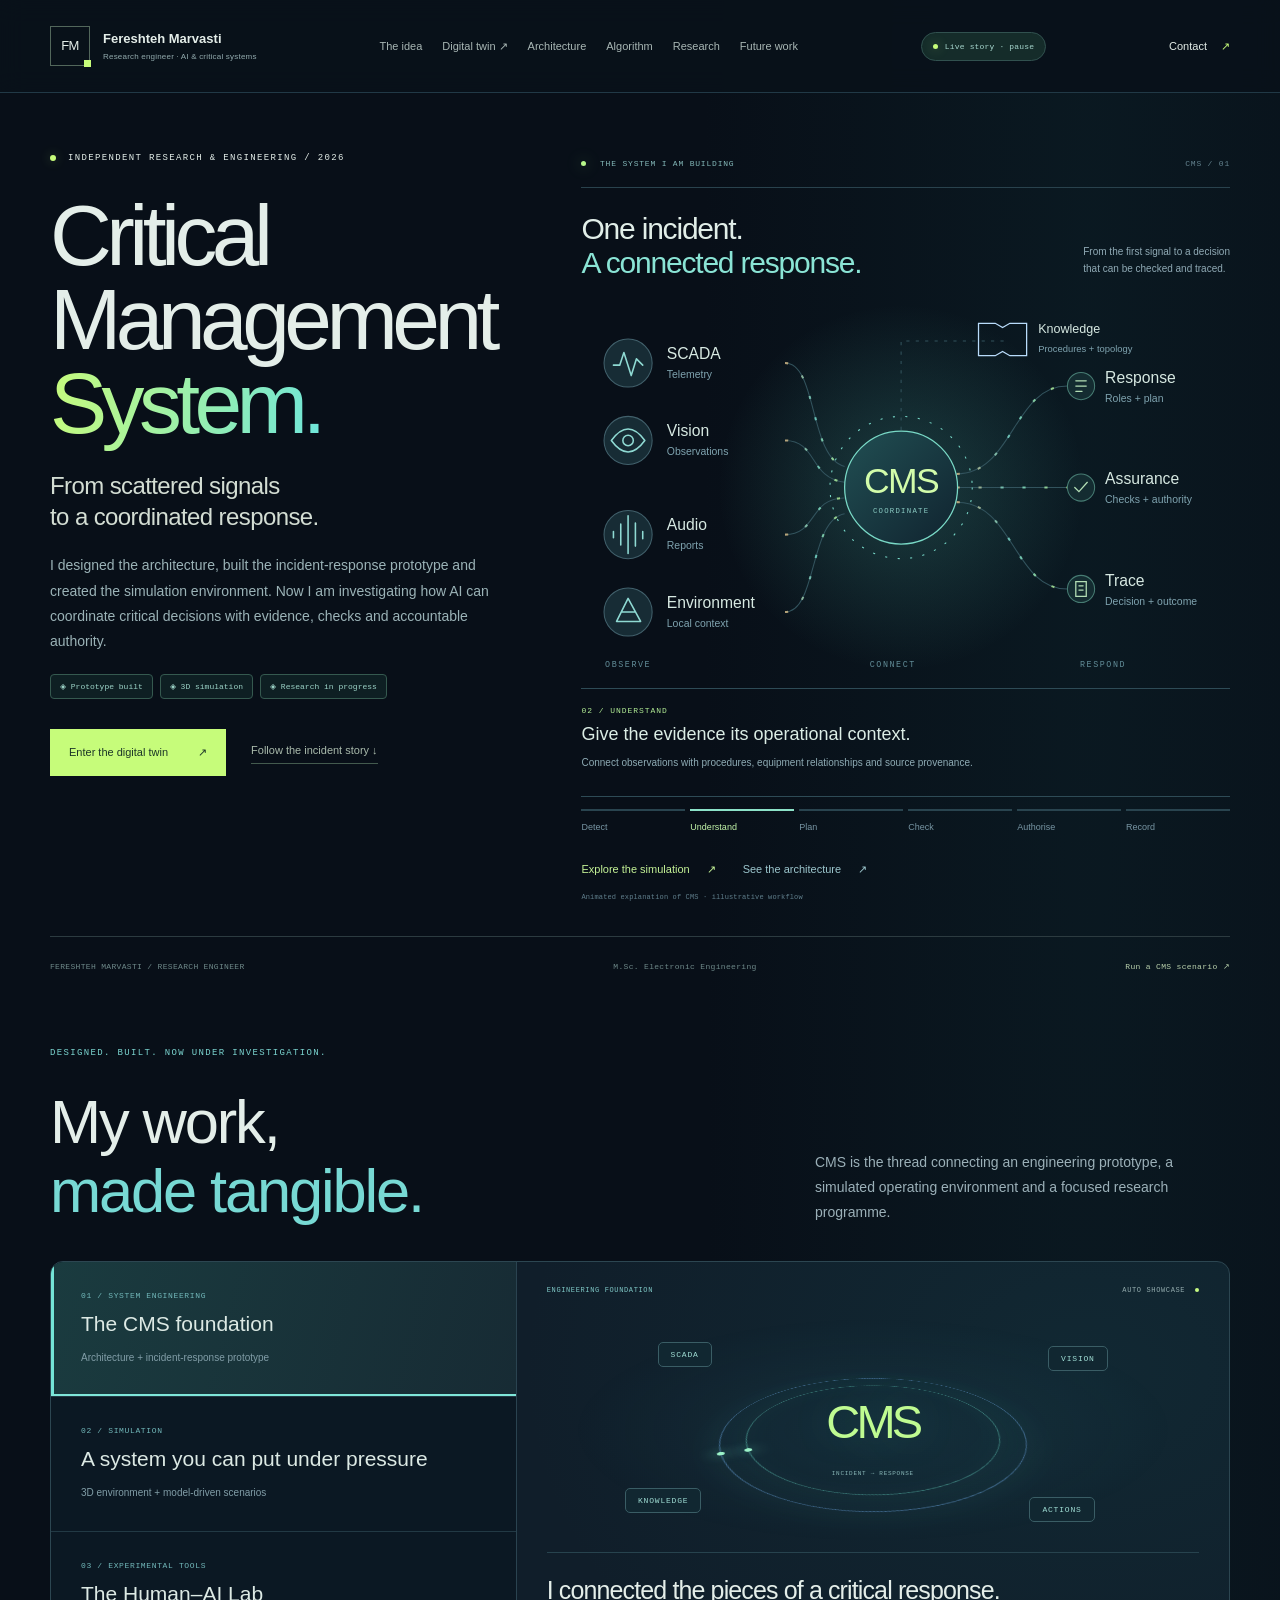
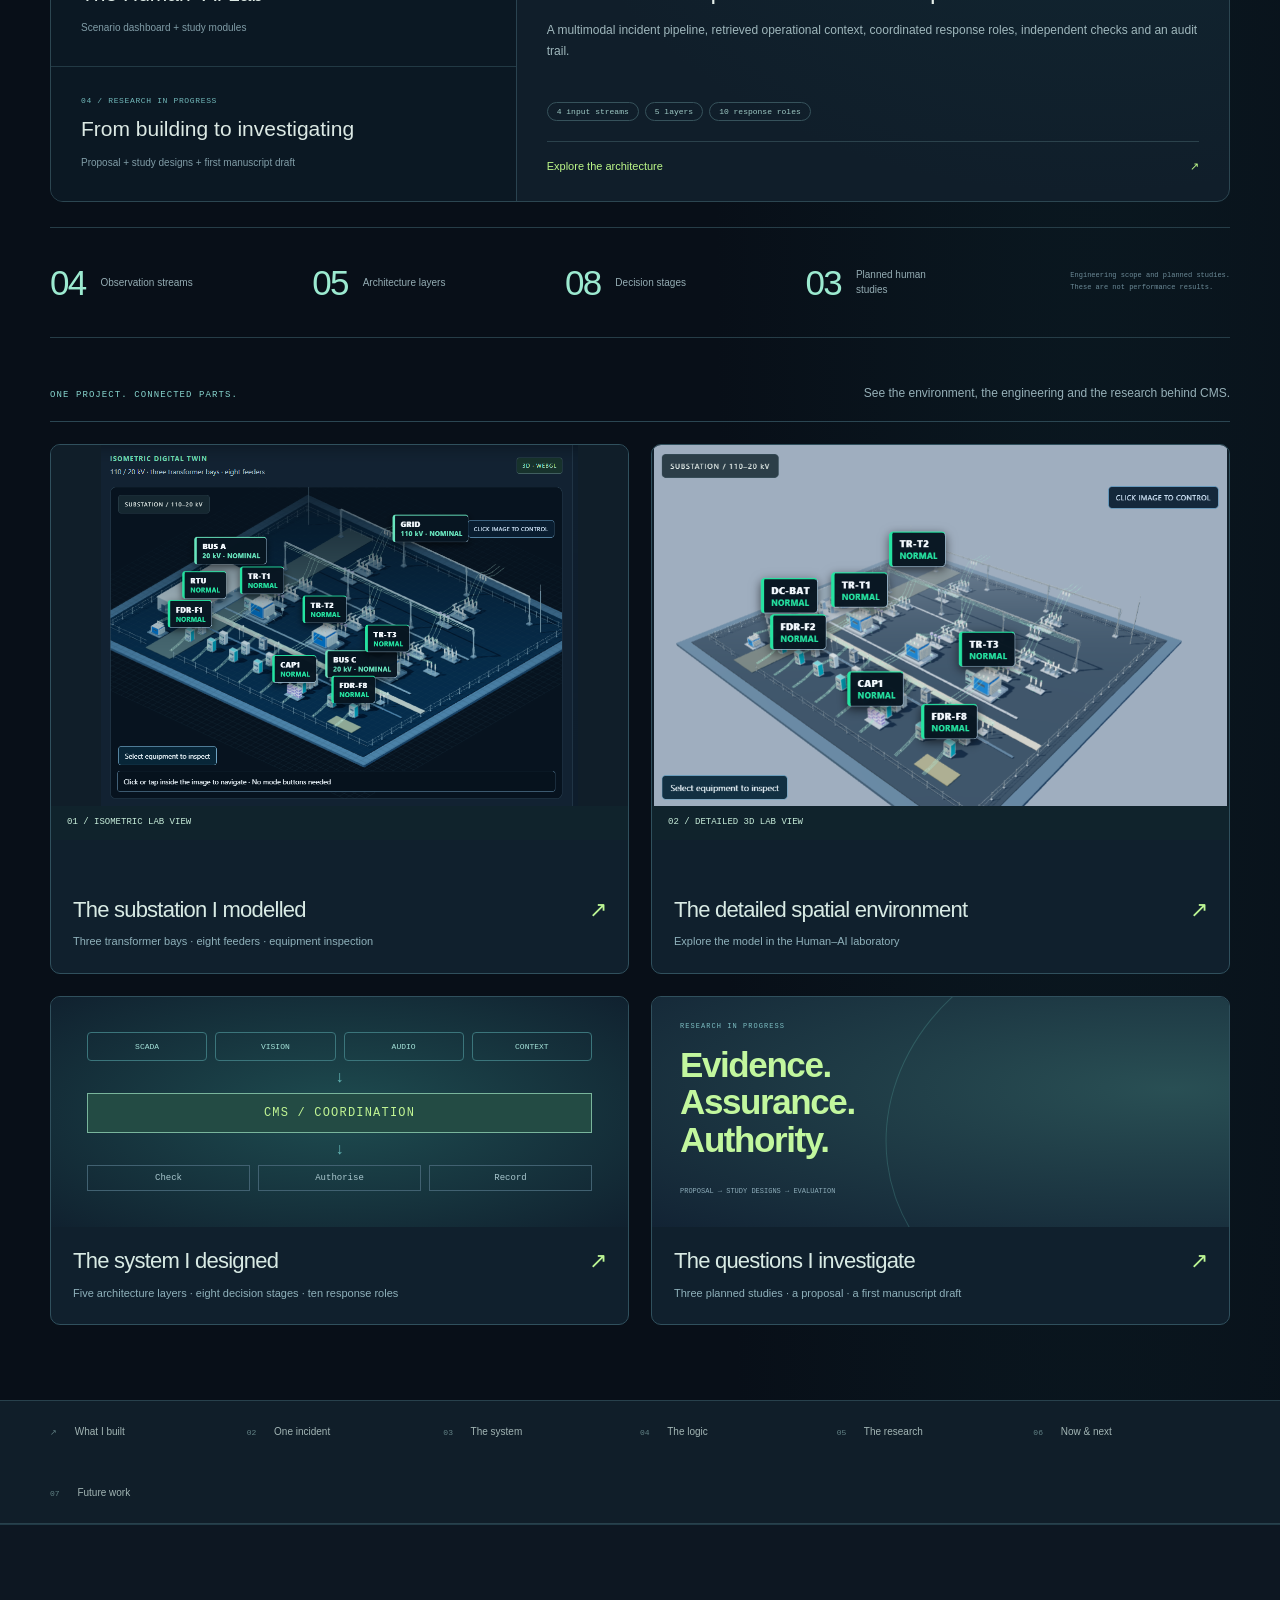
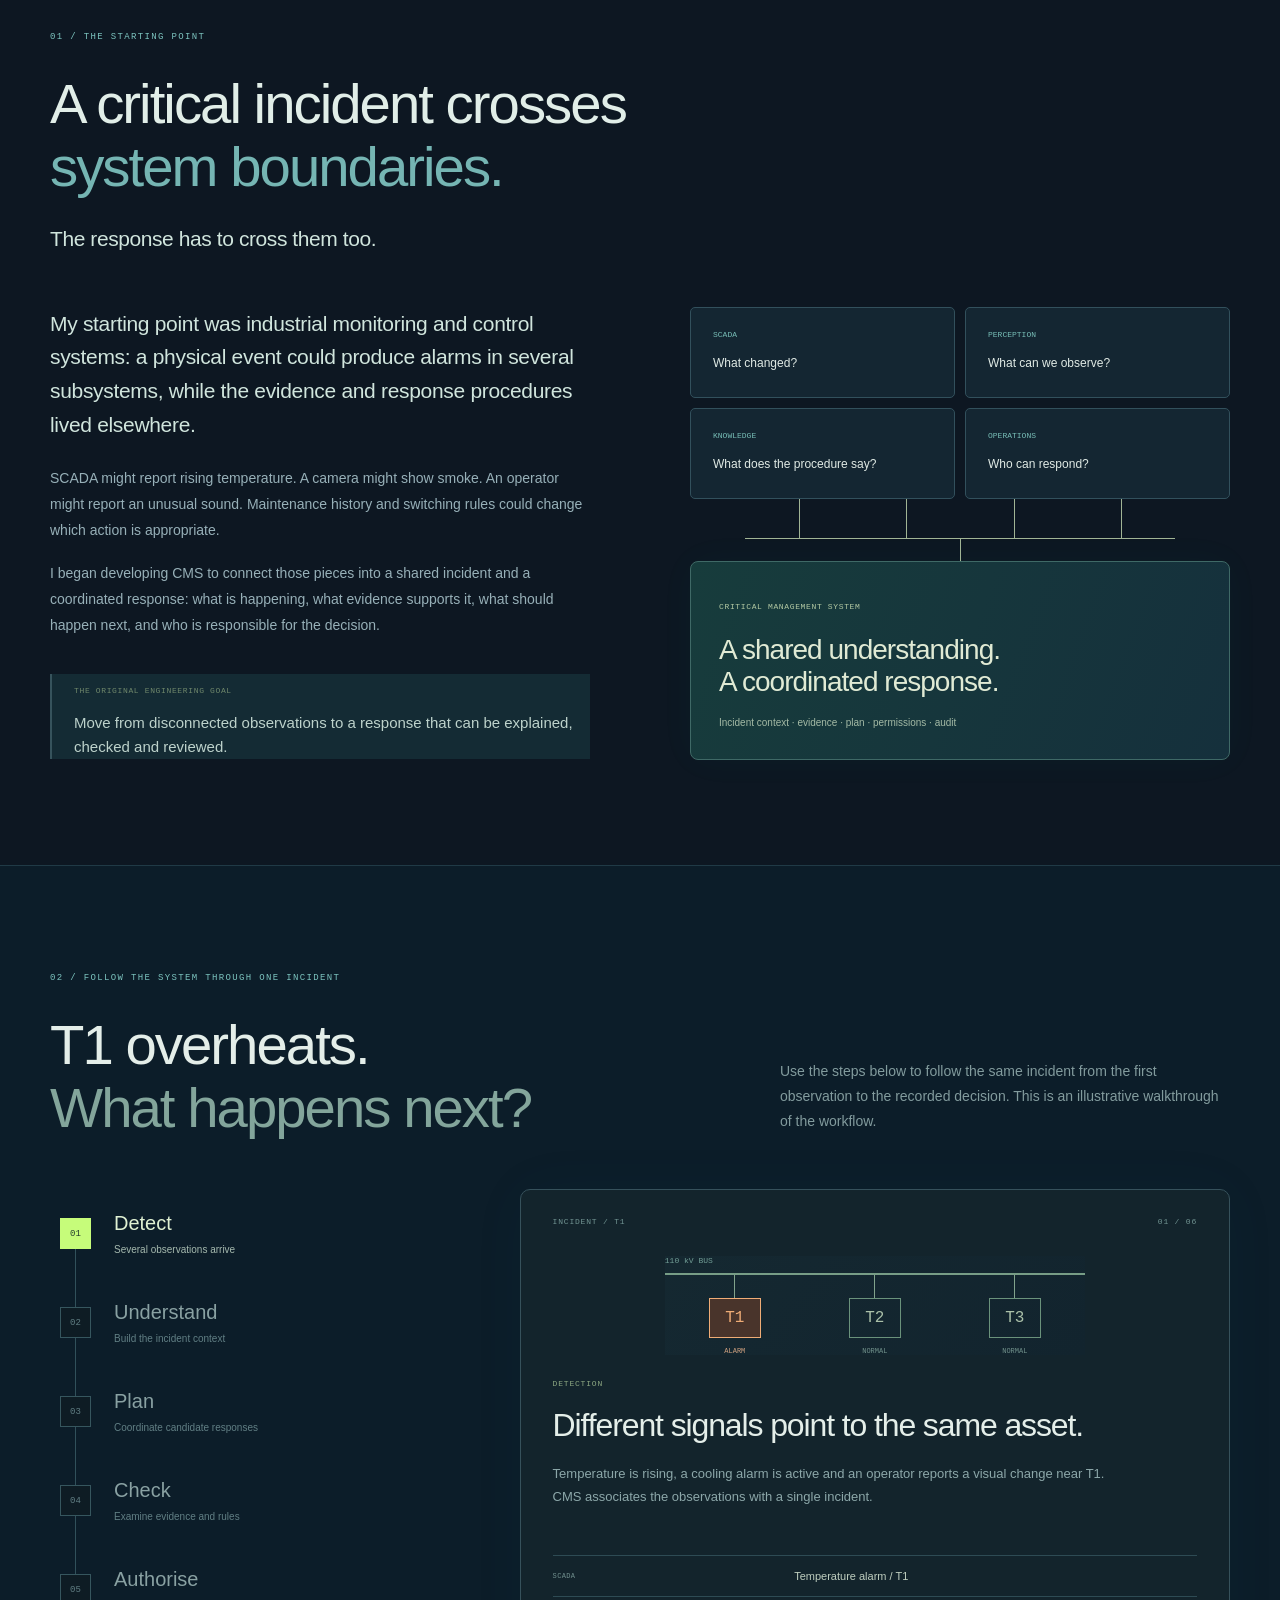
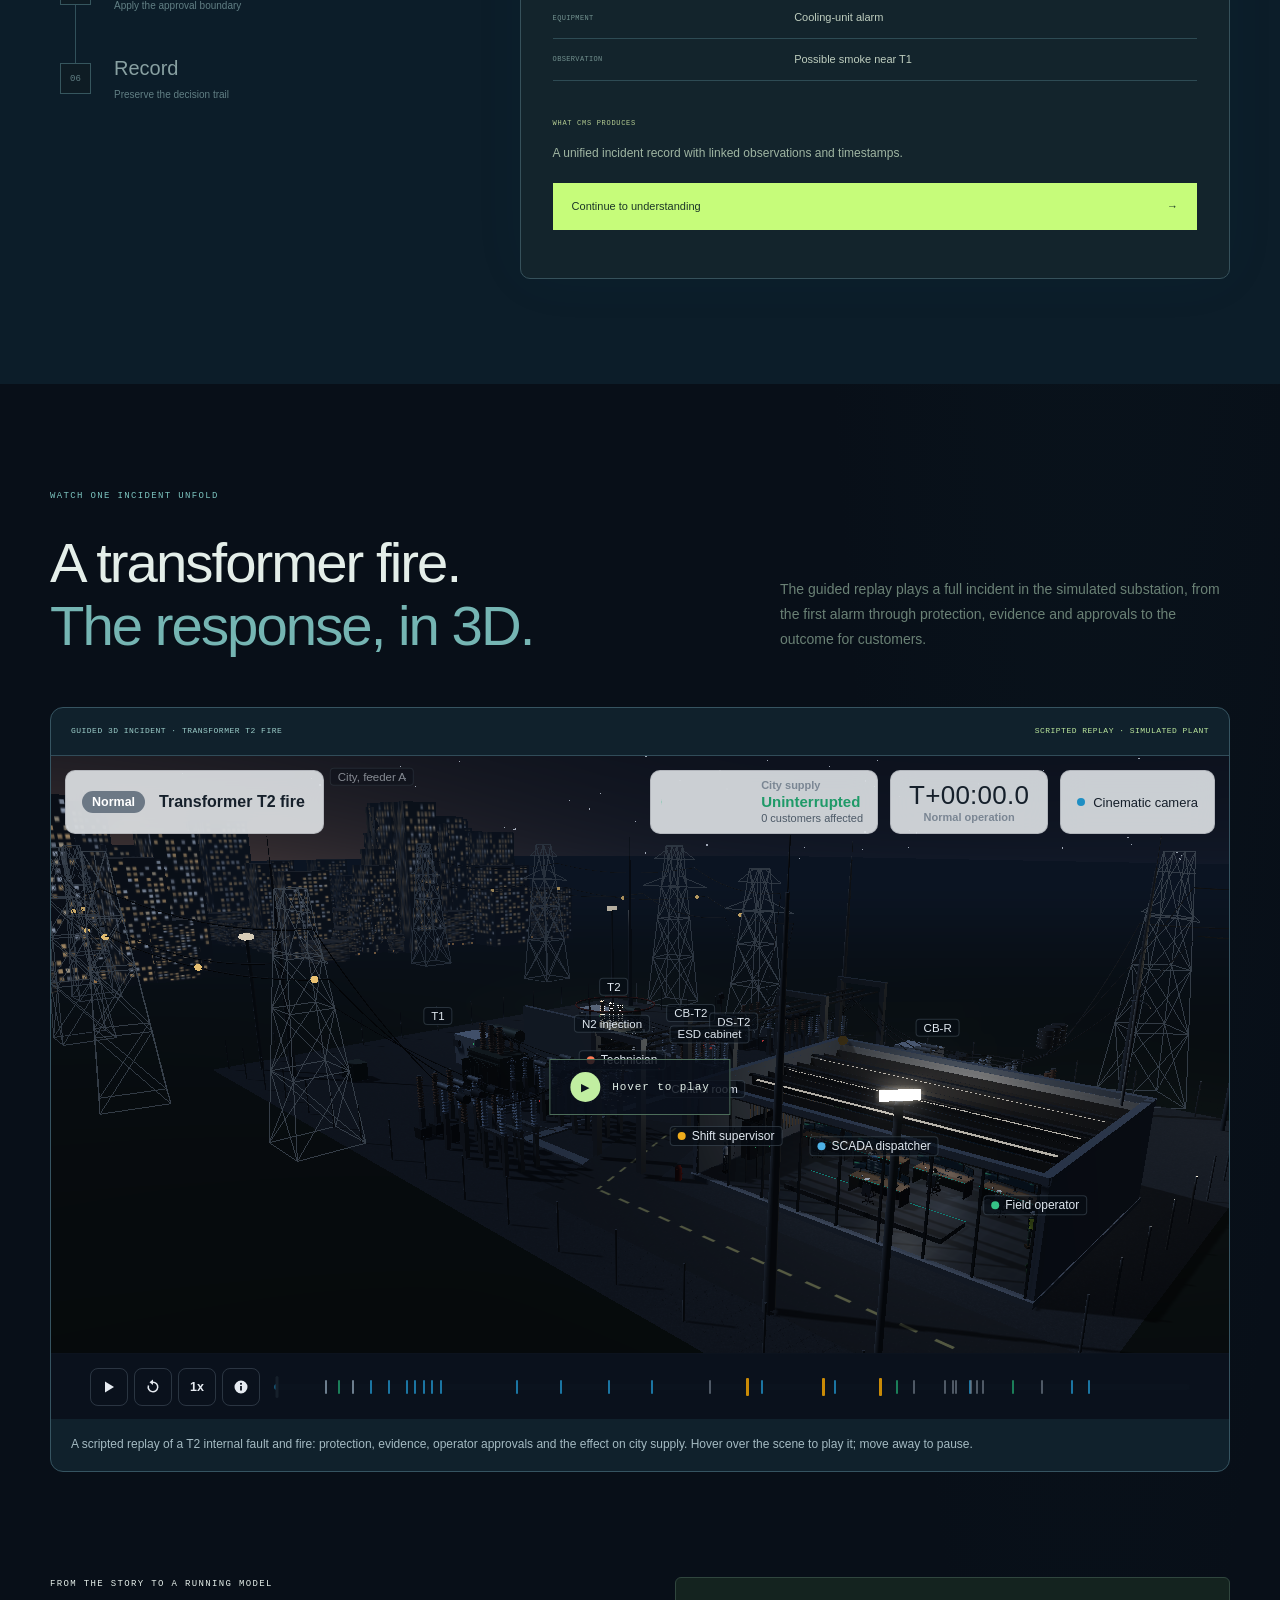
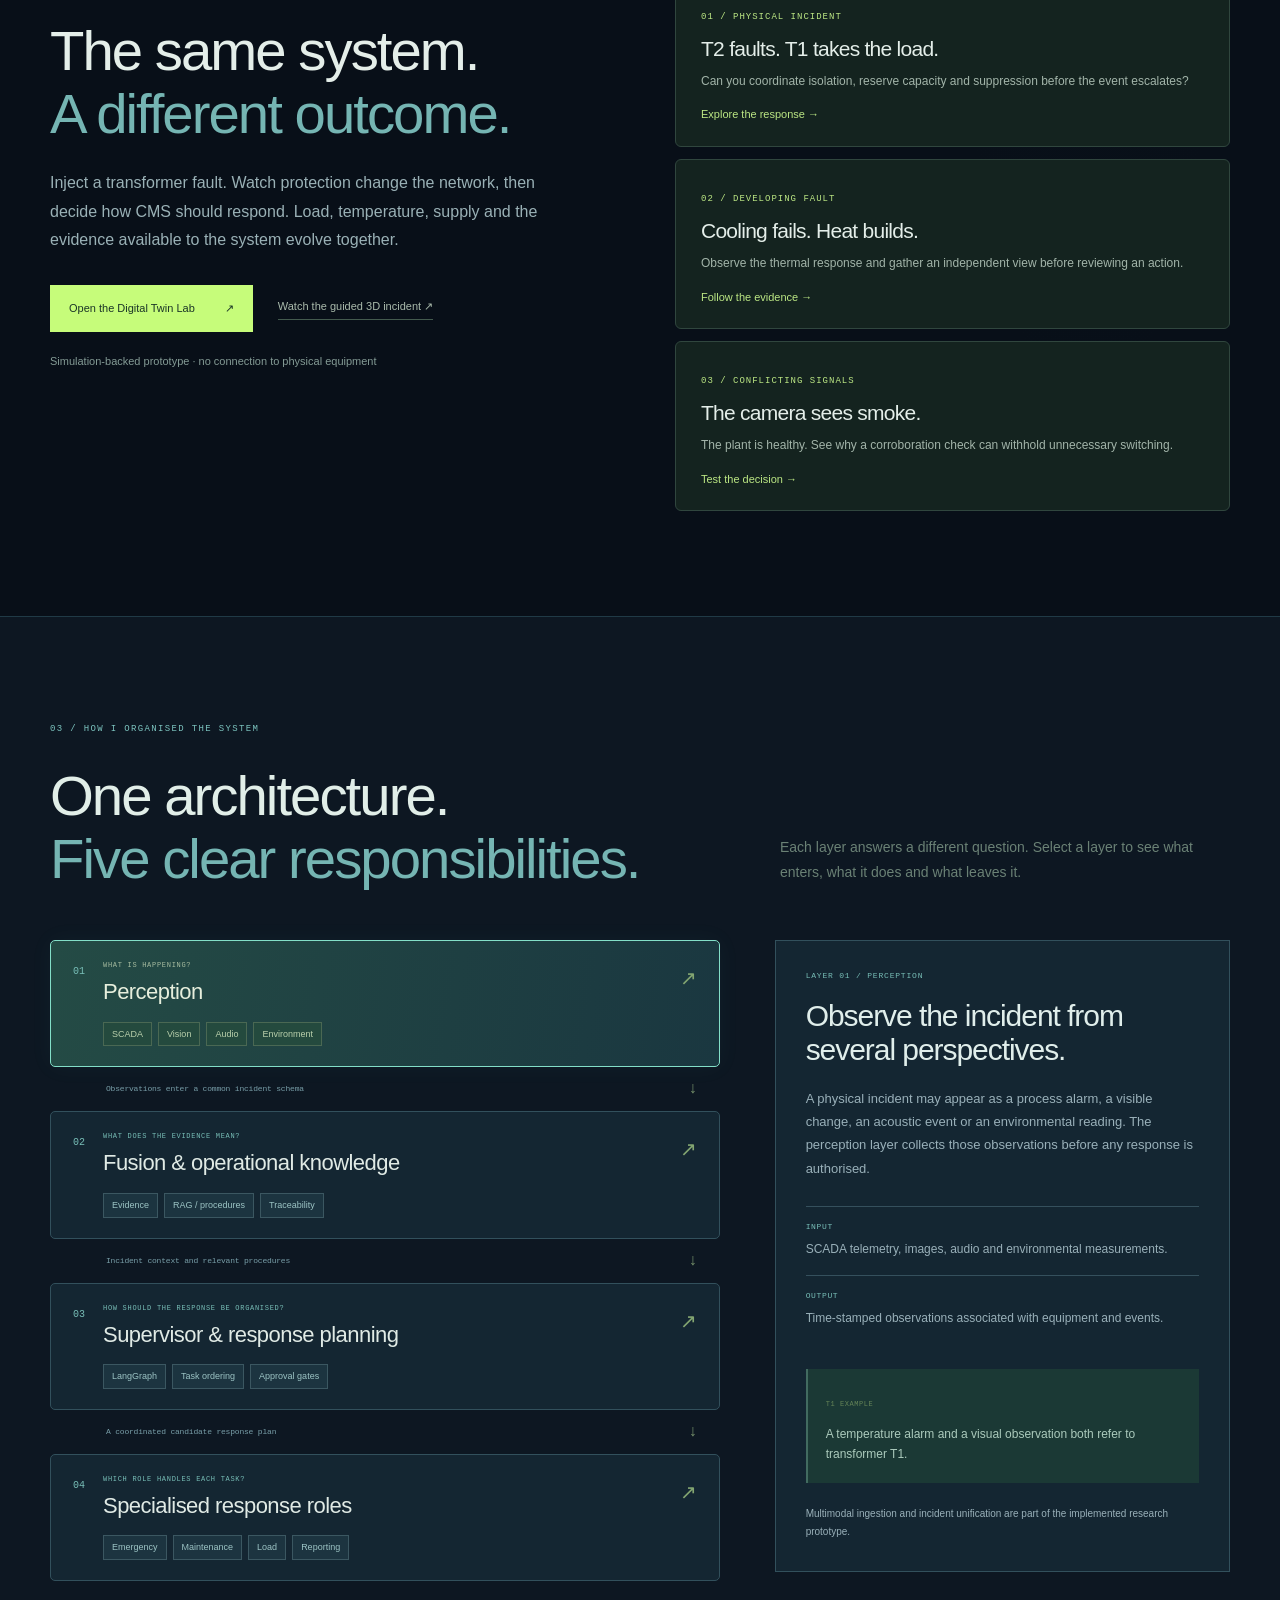
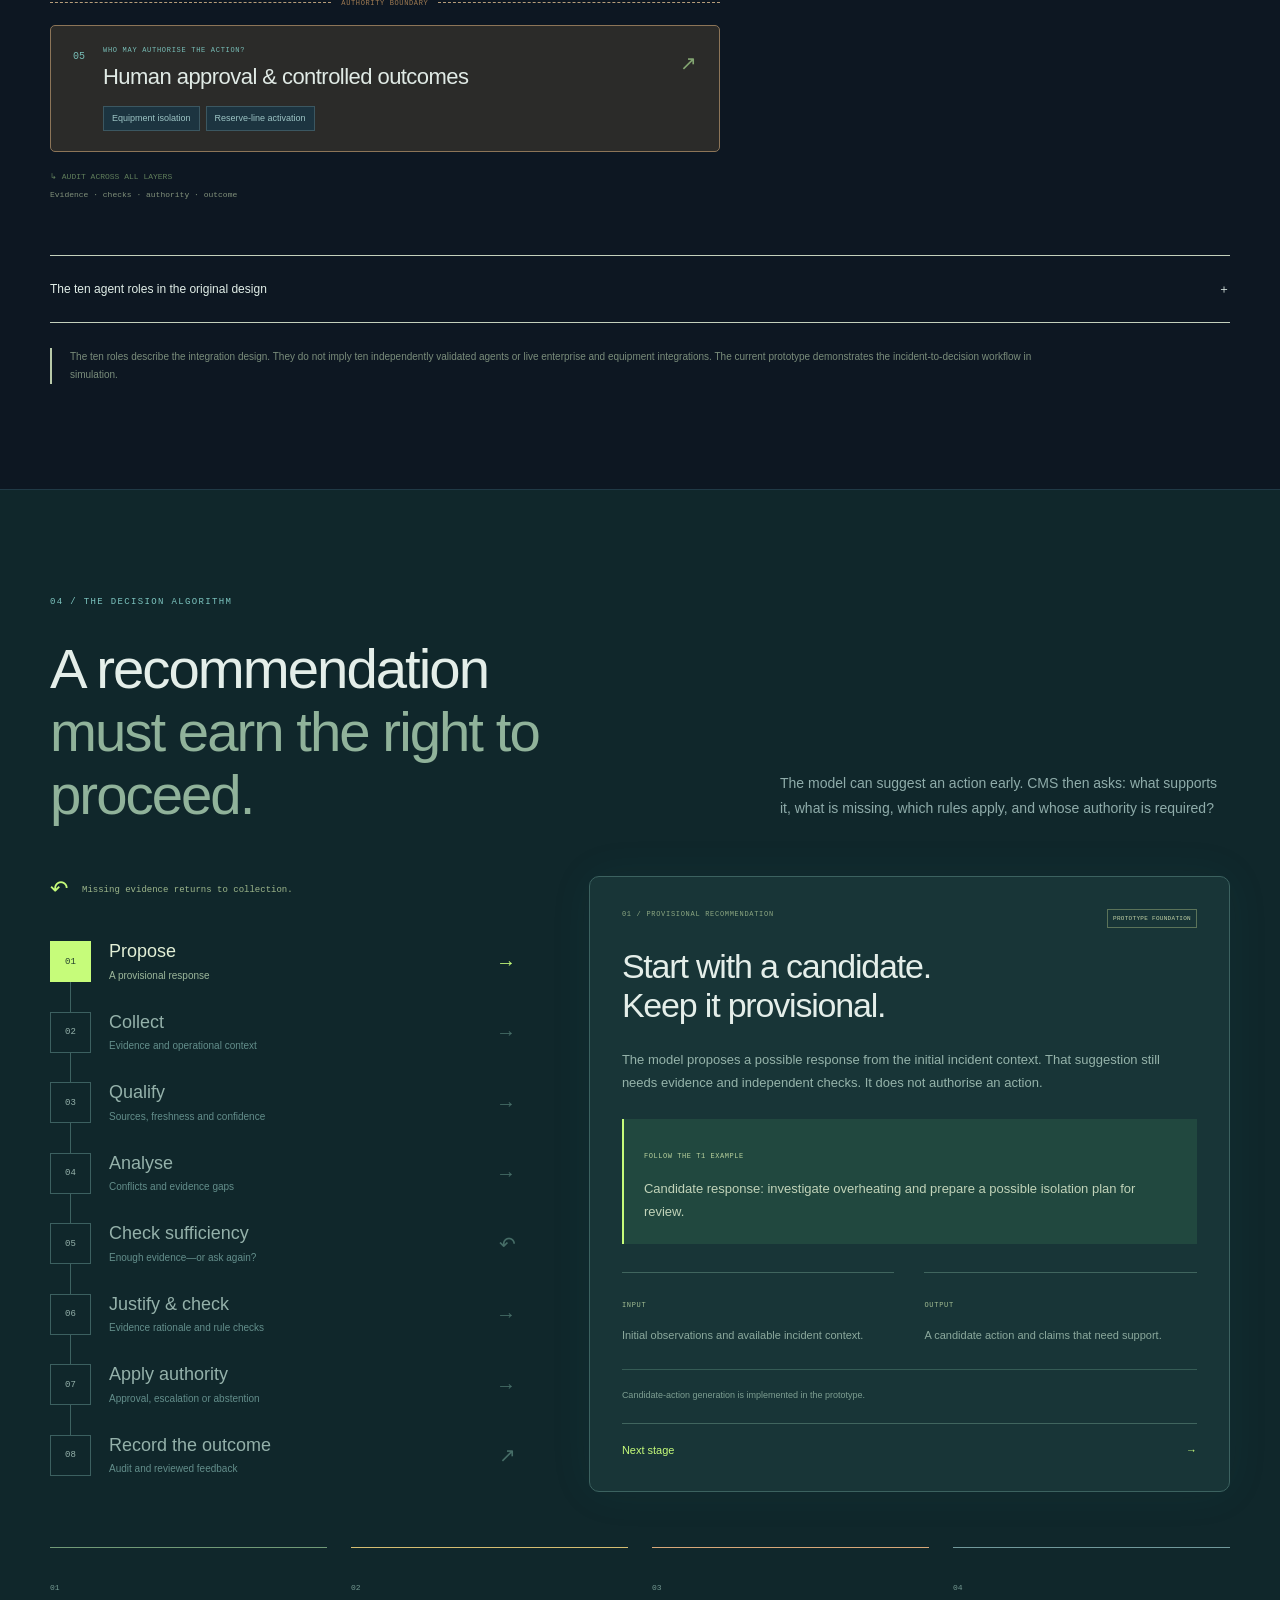
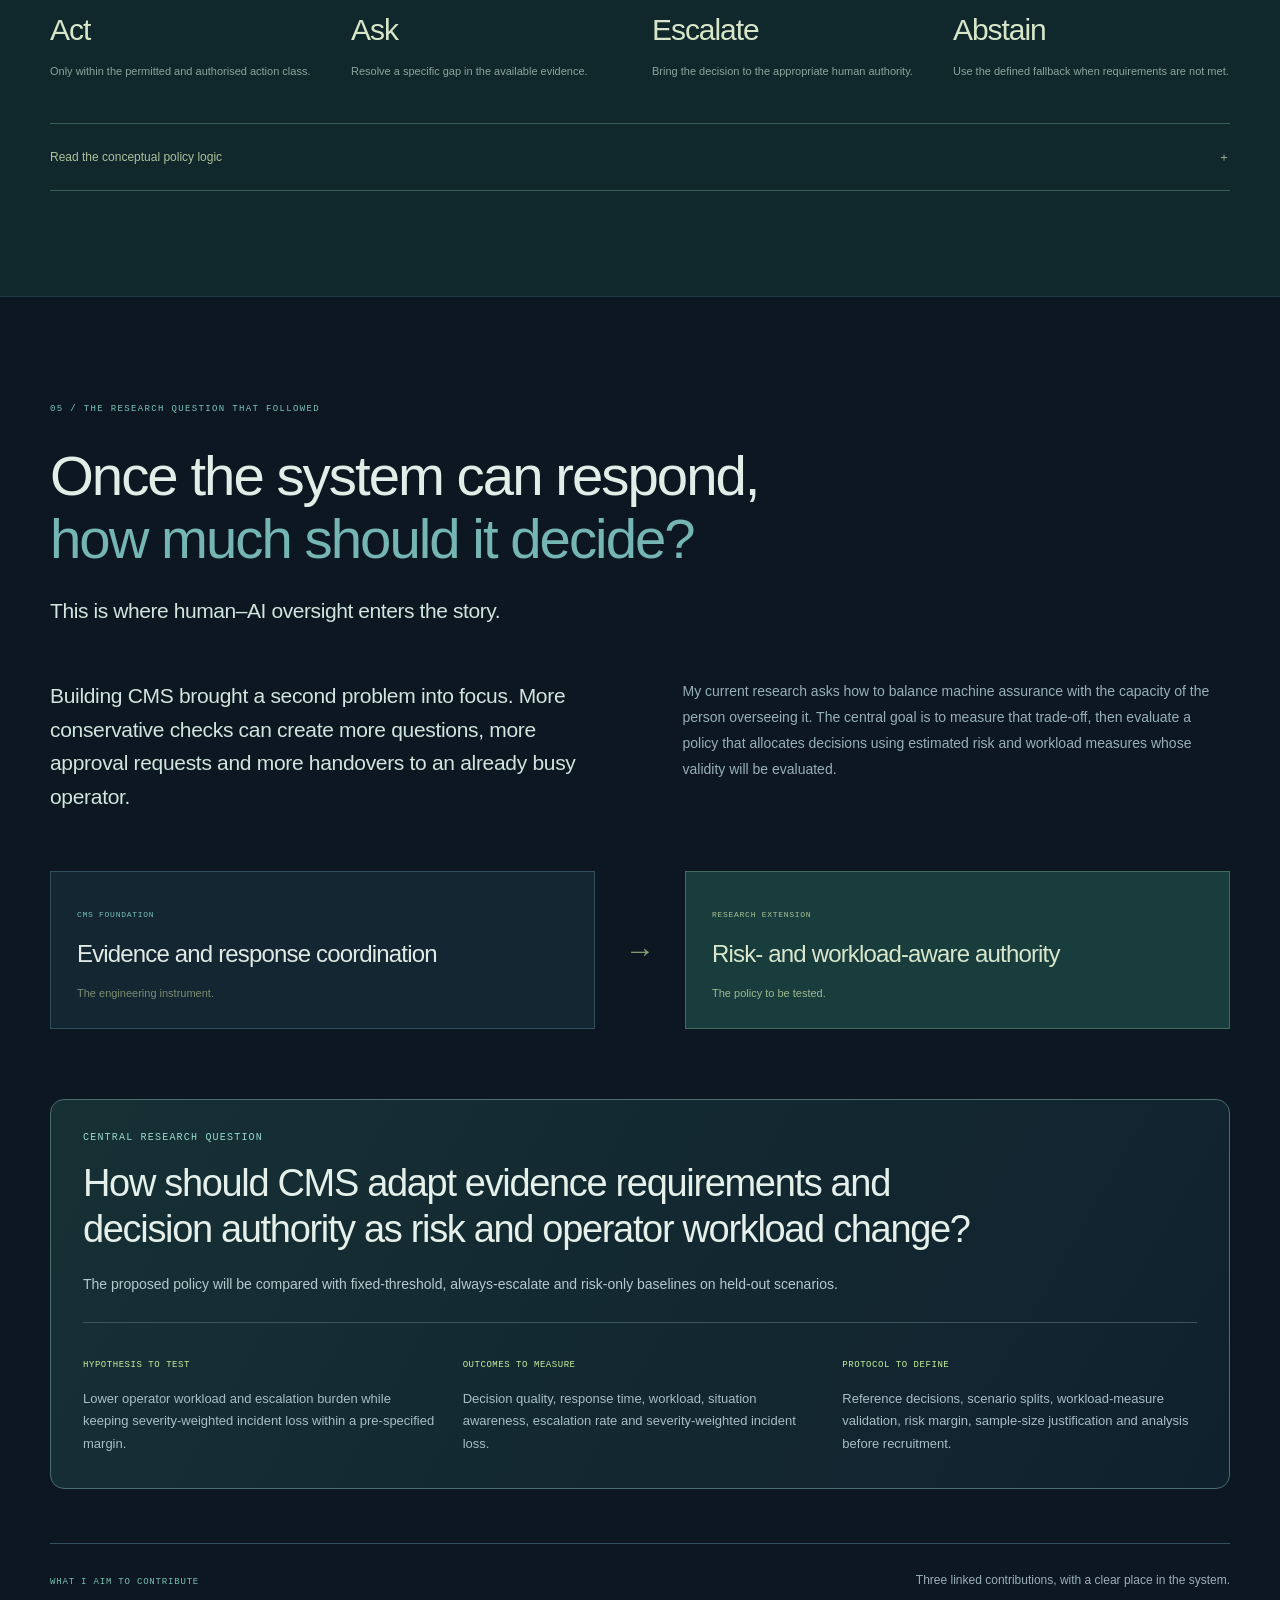
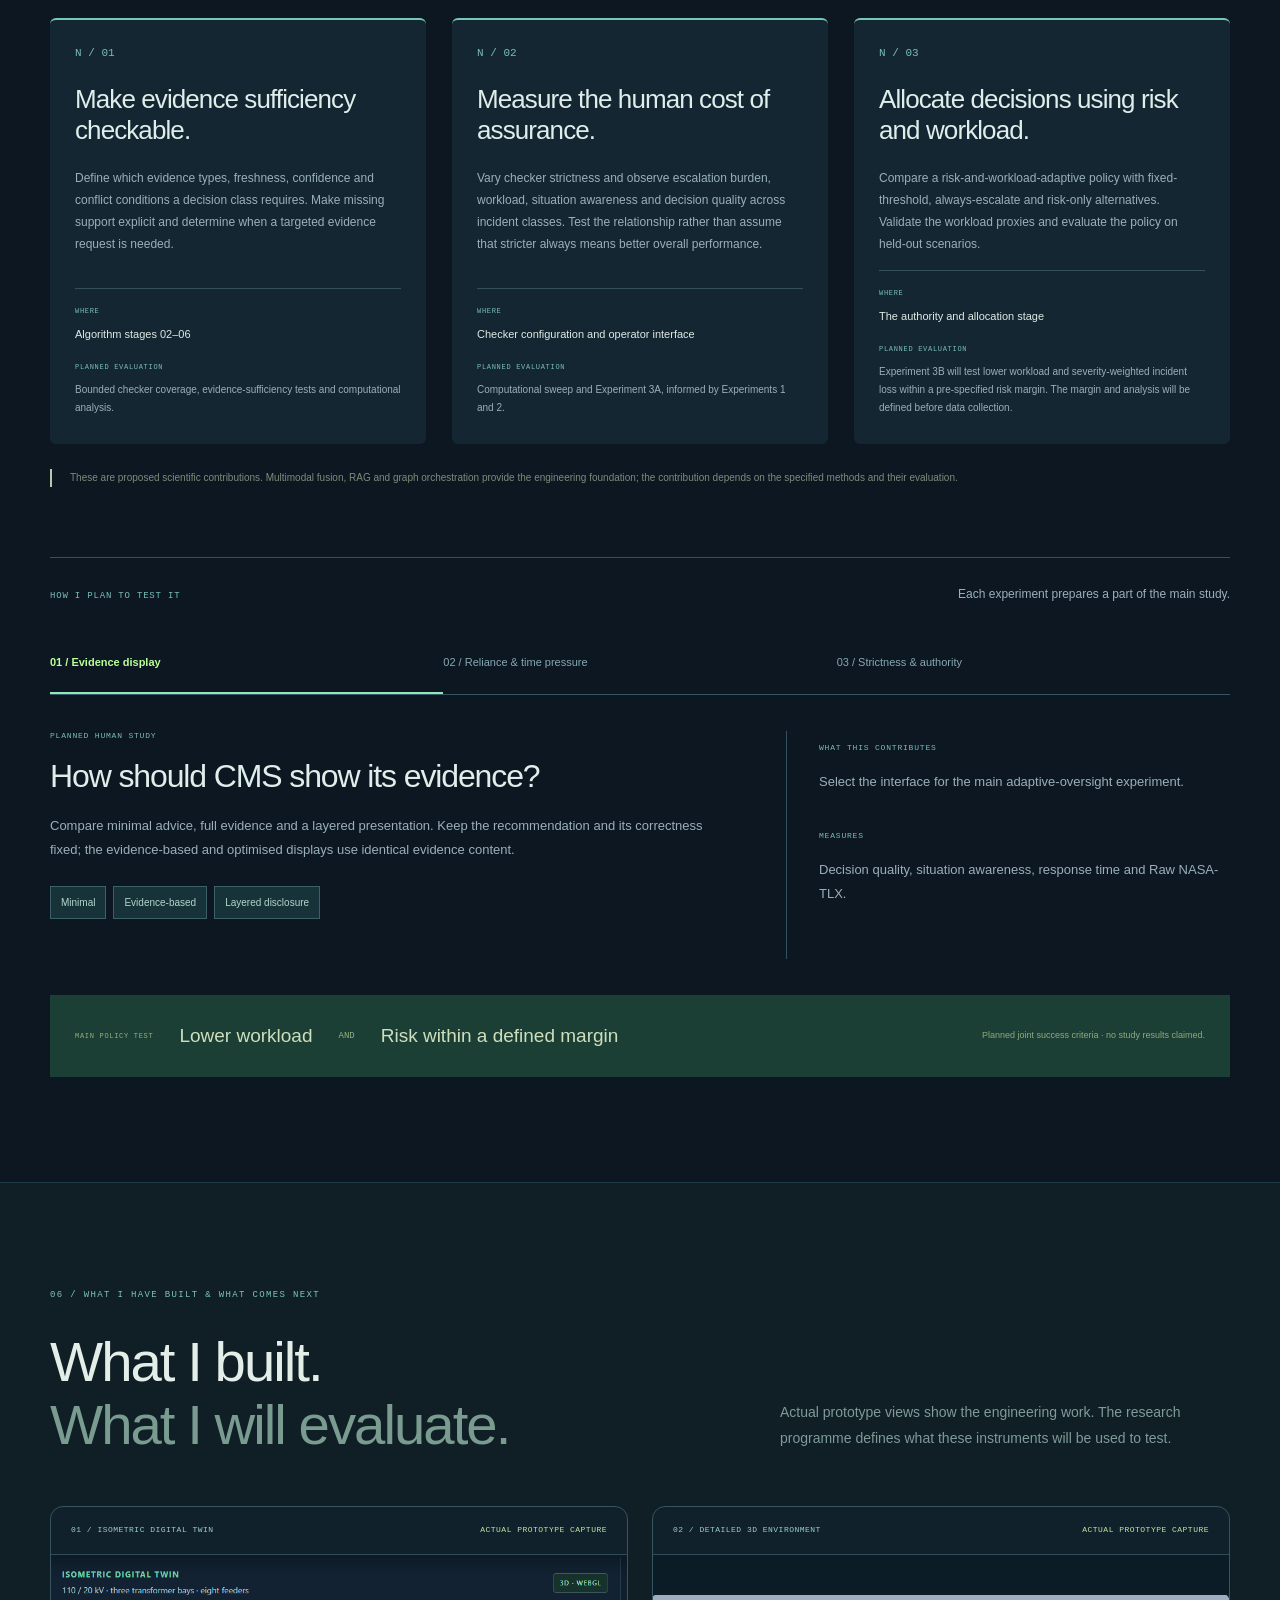
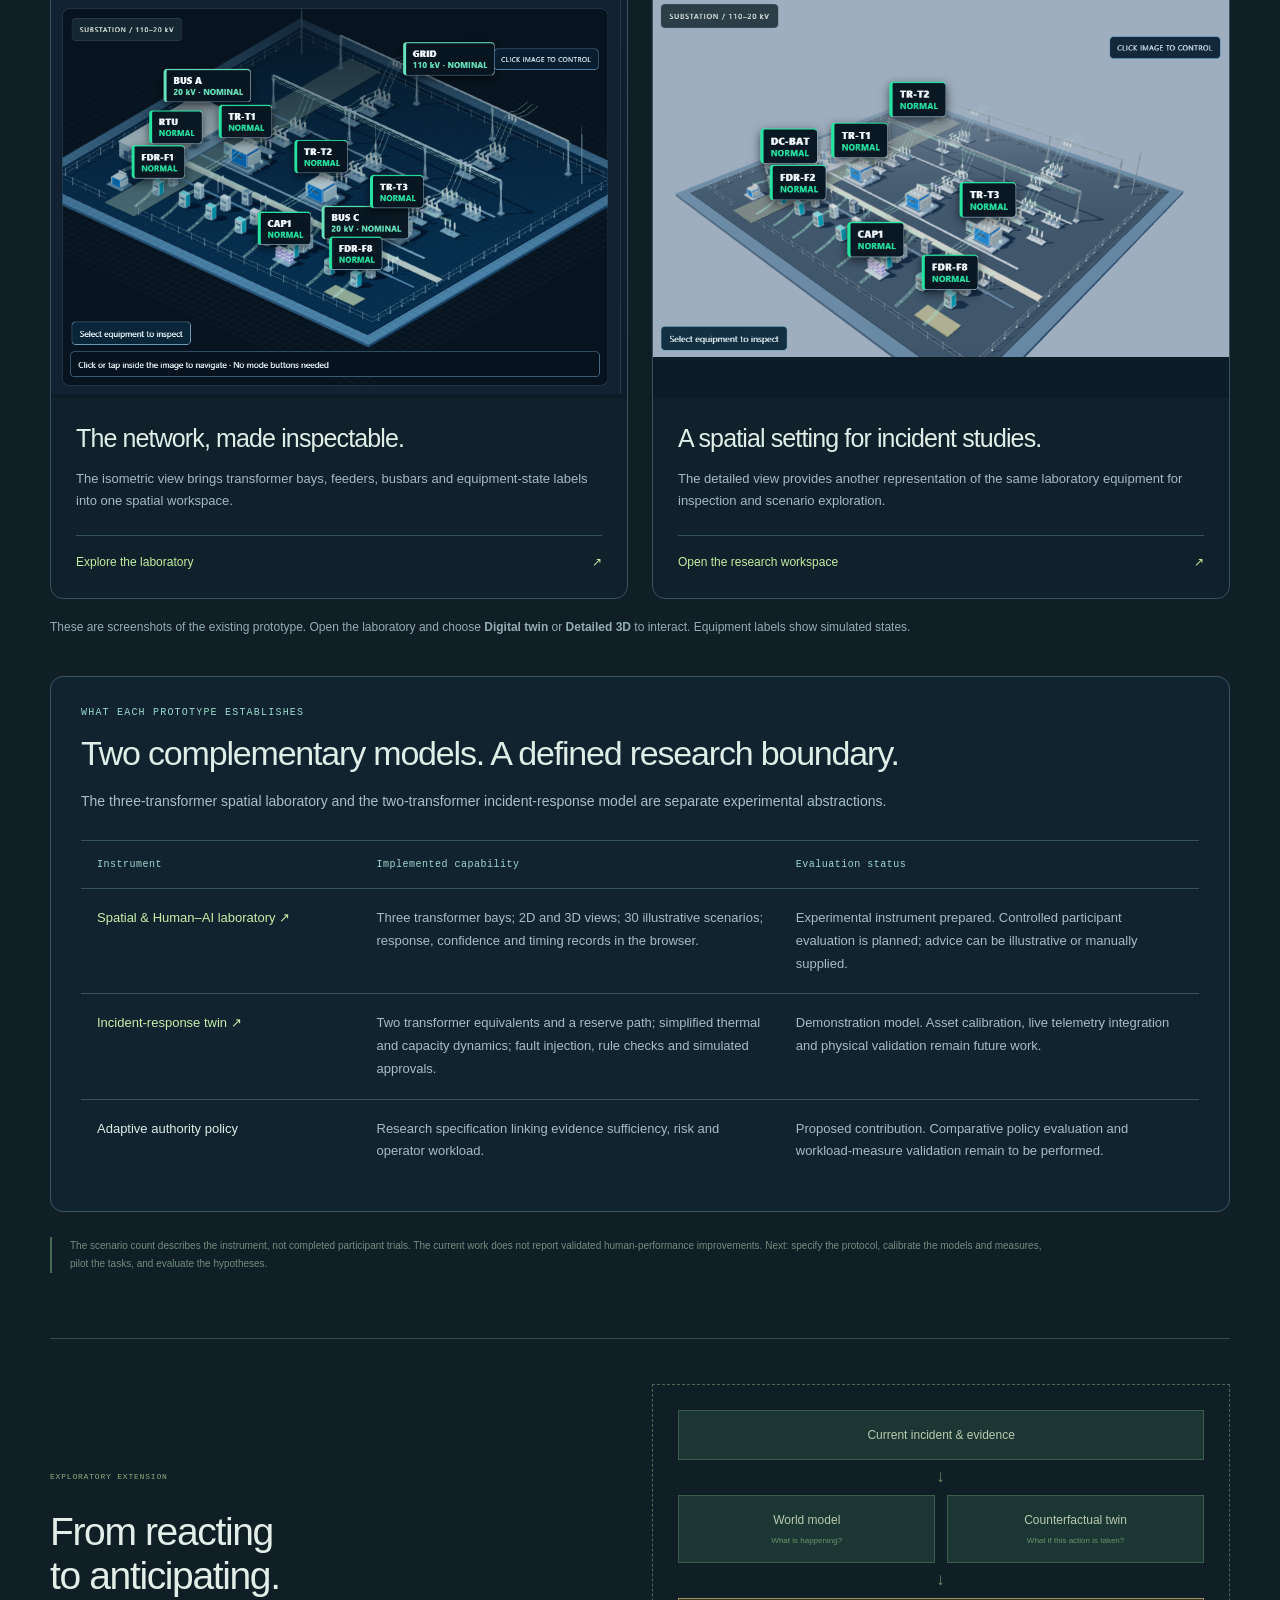
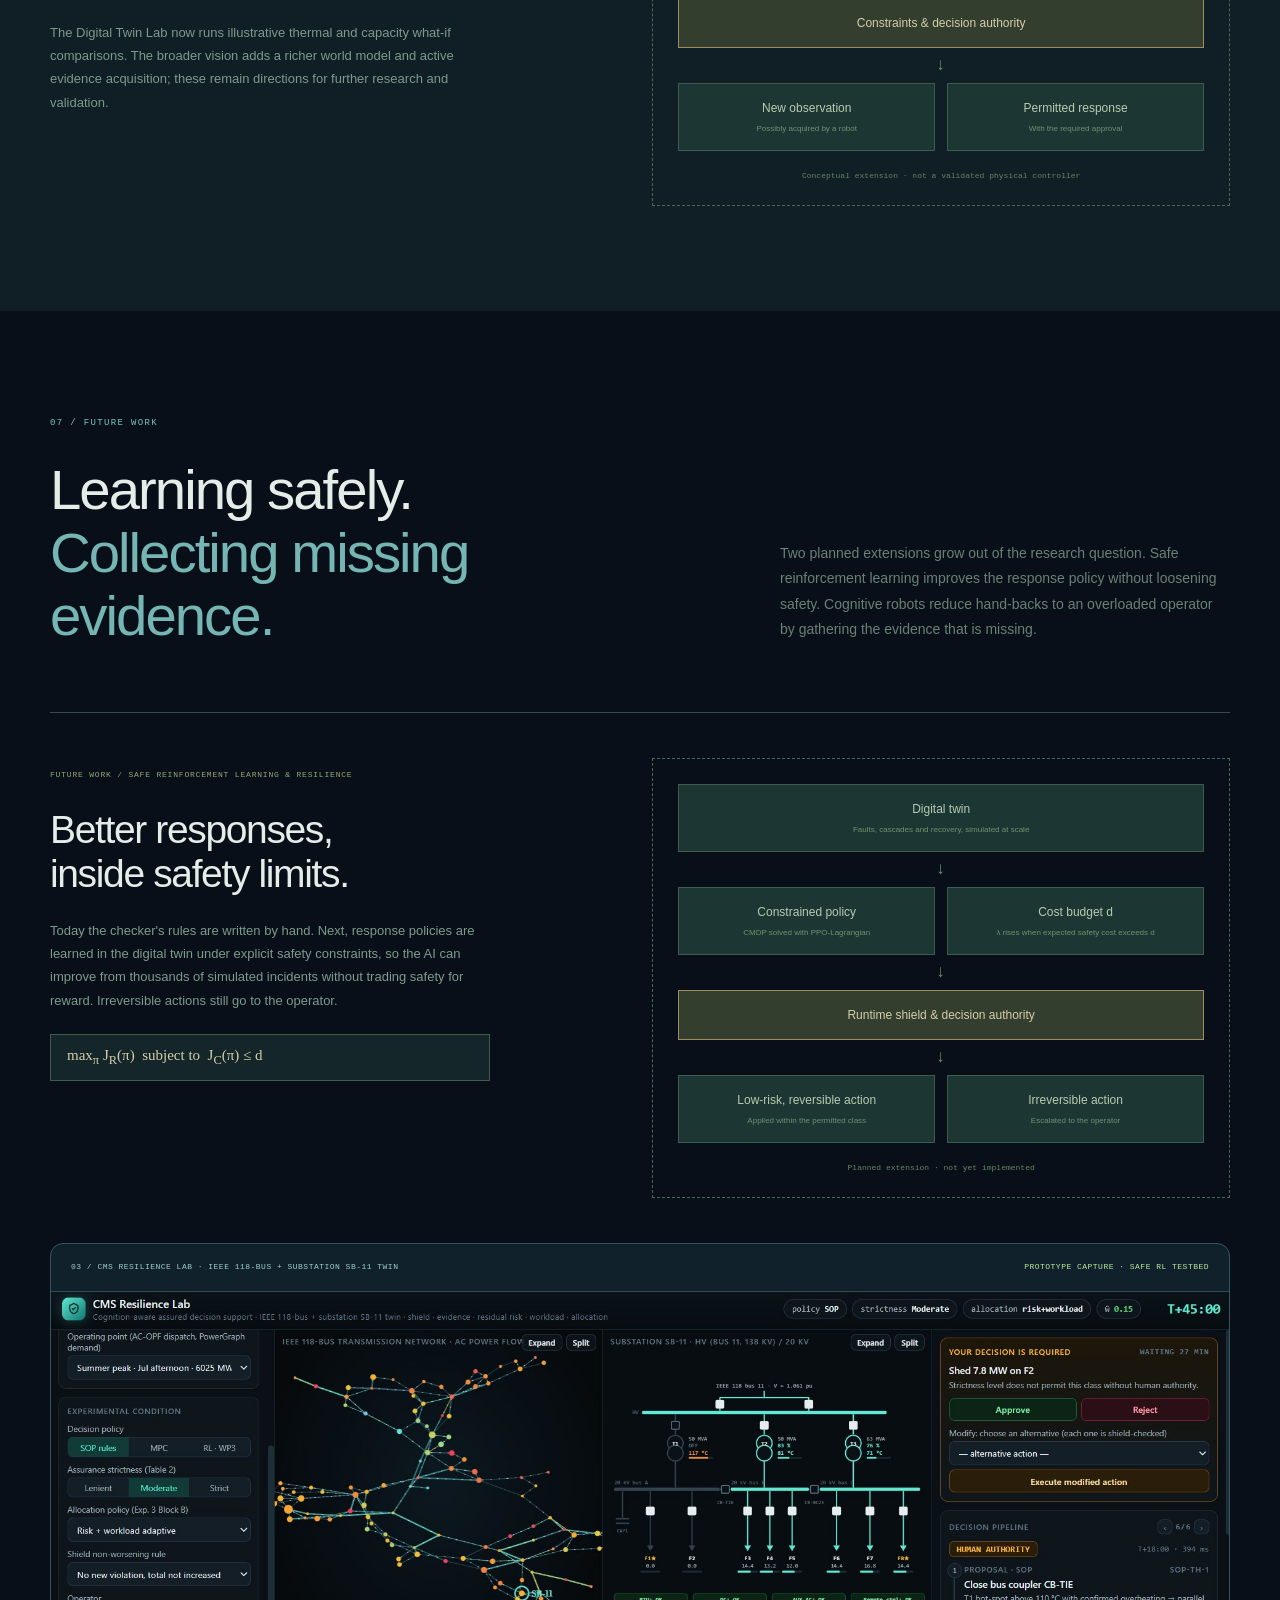
<file: index.html>
<!doctype html><html lang="en"><head><meta charset="utf-8"><meta name="viewport" content="width=device-width,initial-scale=1"><meta name="robots" content="index,follow"><meta name="theme-color" content="#0b1218"><meta name="description" content="Fereshteh Marvasti's Critical Management System: a research journey from multimodal incident detection and coordinated response to evidence-aware decision authority."><title>Critical Management System — Fereshteh Marvasti</title><link rel="canonical" href="https://fereshtehsmarvasti.github.io/"><meta property="og:type" content="website"><meta property="og:title" content="Fereshteh Marvasti — Critical Management System"><meta property="og:description" content="Research and engineering portfolio: critical incident coordination, simulation and planned human–AI studies."><meta property="og:url" content="https://fereshtehsmarvasti.github.io/"><meta property="og:image" content="https://fereshtehsmarvasti.github.io/assets/substation-isometric.png"><meta property="og:image:alt" content="The three-transformer substation research prototype built by Fereshteh Marvasti"><link rel="stylesheet" href="styles.css"><link rel="stylesheet" href="presentation.css"><link rel="stylesheet" href="academic.css"><script src="story.js" defer></script><script src="twin-camera.js" defer></script><script src="twin-fallback.js" defer></script><script src="twin-engine.js" defer></script><script src="presentation.js" defer></script><style>
.future-work .future-directions:first-of-type{margin-top:10px}
.future-work .fw-tags{display:flex;flex-wrap:wrap;gap:8px;margin-top:22px}
.future-work .fw-tags span{font:9px var(--mono);letter-spacing:.06em;color:#b8cbb0;border:1px solid #3d5d4c;padding:6px 10px}
.future-work .fw-math{font:15px "Cambria Math","STIX Two Math","Times New Roman",serif;color:#d4ceaa;border:1px solid #3d5d4c;background:#14262a;padding:12px 16px;margin-top:22px;max-width:440px}
.future-work .fw-robot{display:block;width:100%;height:auto;margin-bottom:14px;border:1px solid #3d5d4c;background:#122125}
.future-work .fw-q{font-size:12px!important;color:#d0fa7b!important;margin-top:18px!important}
.future-work .future-directions{align-items:start}
.future-work .fw-capture{margin-top:45px}
.future-work .fw-capture .capture-image{aspect-ratio:auto;display:block}
.future-work .fw-capture .capture-image img{height:auto;object-fit:initial}
.future-work .fw-capture figcaption{display:grid;grid-template-columns:1fr 1.2fr;gap:40px;align-items:start}
.future-work .fw-capture figcaption ul{margin:0;padding-left:18px;font-size:13px;color:#a4bac2;line-height:1.75}
.future-work .fw-capture figcaption b{color:#e1eee7;font-weight:600}
@media(max-width:900px){.future-work .fw-capture figcaption{grid-template-columns:1fr;gap:10px}}
.future-work .fw-robot{margin:26px 0 0;max-width:560px}
.future-work .fw-sensors{list-style:none;margin:14px 0 0;padding:0;display:grid;grid-template-columns:1fr 1fr;gap:10px 18px;max-width:560px}
.future-work .fw-sensors li{display:grid;grid-template-columns:24px 1fr;column-gap:10px;align-items:start}
.future-work .fw-sensors i{grid-row:span 2;width:22px;height:22px;border:1.5px solid;border-radius:50%;display:grid;place-items:center;font:700 11px Arial;font-style:normal}
.future-work .fw-sensors b{font-size:12px;color:#e1eee7;font-weight:600}
.future-work .fw-sensors span{font-size:11px;color:#8facaa}
@media(max-width:600px){.future-work .fw-sensors{grid-template-columns:1fr}}
.replay-hint{position:absolute;left:50%;top:50%;transform:translate(-50%,-50%);display:flex;align-items:center;gap:12px;padding:12px 20px;border:1px solid #4d6d5a;background:rgba(10,17,28,.82);color:#e1eee7;font:11px var(--mono);letter-spacing:.08em;pointer-events:none;transition:opacity .25s}
.replay-hint span{display:grid;place-items:center;width:30px;height:30px;border-radius:50%;background:#c1eea1;color:#0a111c;font-size:11px}
.replay-embed.is-playing .replay-hint{opacity:0}
@media(hover:none){.replay-hint{display:none}}
.replay-embed{margin:0}.replay-section{padding-bottom:0}
.replay-embed .replay-frame{position:relative;aspect-ratio:16/9;background:#0a111c}
.replay-embed iframe{position:absolute;inset:0;width:100%;height:100%;border:0;display:block}
.replay-embed figcaption{display:flex;justify-content:space-between;align-items:center;gap:20px;padding:16px 20px;font-size:12px;color:#a4bac2}
.replay-embed figcaption a{color:#c1eea1;white-space:nowrap}
@media(max-width:700px){.replay-embed .replay-frame{aspect-ratio:3/4}.replay-embed figcaption{flex-direction:column;align-items:flex-start}}
</style></head><body><a class="skip" href="#origin">Skip to the project story</a><div class="reading-progress" aria-hidden="true"><span id="readingProgress"></span></div>
<header class="header"><a class="identity" href="#top"><span class="monogram">FM<span></span></span><span>Fereshteh Marvasti<small>Research engineer · AI & critical systems</small></span></a><nav aria-label="Main navigation"><a href="#origin">The idea</a><a href="twin/">Digital twin ↗</a><a href="#architecture">Architecture</a><a href="#algorithm">Algorithm</a><a href="#research">Research</a><a href="#future">Future work</a></nav><button id="storyMotion" class="motion-button" aria-pressed="true"><span></span> Live story · pause</button><a class="header-contact" href="#contact">Contact <span>↗</span></a></header>
<main id="top"><section class="hero shell"><div class="hero-top"><div><p class="eyebrow"><span class="live-dot"></span> INDEPENDENT RESEARCH & ENGINEERING / 2026</p><h1>Critical<br>Management<br><span>System.</span></h1><p class="hero-description">From scattered signals<br>to a coordinated response.</p><p class="hero-text">I designed the architecture, built the incident-response prototype and created the simulation environment. Now I am investigating how AI can coordinate critical decisions with evidence, checks and accountable authority.</p><div class="hero-deliverables"><span>◈ Prototype built</span><span>◈ 3D simulation</span><span>◈ Research in progress</span></div><div class="hero-actions"><a class="button lime" href="twin/">Enter the digital twin <span>↗</span></a><a class="quiet-link" href="#incident">Follow the incident story ↓</a></div></div><div class="hero-system project-hero" data-phase="0">
<div class="project-hero-top"><span><i></i> THE SYSTEM I AM BUILDING</span><span>CMS / 01</span></div>
<div class="project-hero-title"><h2>One incident.<br><span>A connected response.</span></h2><p>From the first signal to a decision<br>that can be checked and traced.</p></div>
<svg class="project-graphic" viewBox="0 0 620 365" role="img" aria-labelledby="projectGraphicTitle projectGraphicDesc"><title id="projectGraphicTitle">Critical Management System: connected observations, knowledge and response</title><desc id="projectGraphicDesc">SCADA, vision, audio and environmental observations feed CMS. Operational knowledge informs coordination. A candidate response passes checks and the required approval before the outcome is recorded. The highlighted stages progress automatically.</desc>
<defs><radialGradient id="cmsHalo"><stop stop-color="#64dfcb" stop-opacity=".2"/><stop offset="1" stop-color="#64dfcb" stop-opacity="0"/></radialGradient><linearGradient id="cmsCore" x2="1" y2="1"><stop stop-color="#214f53"/><stop offset="1" stop-color="#10232f"/></linearGradient><linearGradient id="cmsConnection"><stop stop-color="#ddba83"/><stop offset=".5" stop-color="#77dfd1"/><stop offset="1" stop-color="#c6f98a"/></linearGradient></defs>
<circle cx="306" cy="185" r="175" fill="url(#cmsHalo)"/>
<g fill="none" stroke="#32535d" stroke-width="1"><path d="M195 66C226 66 218 156 252 165M195 140C226 140 218 176 252 180M195 230C226 230 218 195 252 195M195 304C226 304 218 216 252 210"/><path d="M359 172C413 172 413 88 465 88M359 185H465M359 199C414 199 413 282 465 282"/><path d="M306 130V45H410" stroke-dasharray="3 6"/></g>
<g class="project-signal-flow" fill="none" stroke="url(#cmsConnection)" stroke-width="2"><path d="M195 66C226 66 218 156 252 165"/><path d="M195 140C226 140 218 176 252 180"/><path d="M195 230C226 230 218 195 252 195"/><path d="M195 304C226 304 218 216 252 210"/><path d="M359 172C413 172 413 88 465 88M359 185H465M359 199C414 199 413 282 465 282"/></g>
<g class="graphic-source"><circle cx="45" cy="66" r="23"/><path d="M31 68h6l4-12 7 22 5-16 6 6"/><text x="82" y="62">SCADA</text><text class="graphic-sub" x="82" y="80">Telemetry</text></g>
<g class="graphic-source"><circle cx="45" cy="140" r="23"/><path d="M29 140q16-22 32 0-16 22-32 0Z"/><circle cx="45" cy="140" r="5"/><text x="82" y="136">Vision</text><text class="graphic-sub" x="82" y="154">Observations</text></g>
<g class="graphic-source"><circle cx="45" cy="230" r="23"/><path d="M31 227v6m7-13v20m7-28v36m7-29v22m7-14v7"/><text x="82" y="226">Audio</text><text class="graphic-sub" x="82" y="244">Reports</text></g>
<g class="graphic-source"><circle cx="45" cy="304" r="23"/><path d="M34 313l11-22 12 22ZM39 304h13"/><text x="82" y="300">Environment</text><text class="graphic-sub" x="82" y="318">Local context</text></g>
<g class="graphic-knowledge"><path d="M410 28h16v31h-16l-7-4-7 4h-16V28h16l7 4Z"/><text x="437" y="37">Knowledge</text><text class="graphic-sub" x="437" y="55">Procedures + topology</text></g>
<circle class="core-orbit" cx="306" cy="185" r="68" fill="none" stroke="#78daca" stroke-width="1" stroke-dasharray="2 10"/>
<circle cx="306" cy="185" r="54" fill="url(#cmsCore)" stroke="#79d9c6" stroke-width="1.2"/>
<text class="graphic-cms" x="306" y="190" text-anchor="middle">CMS</text><text class="graphic-core-sub" x="306" y="209" text-anchor="middle">COORDINATE</text>
<g class="graphic-result" data-project-node="plan"><circle cx="478" cy="88" r="13"/><path d="M473 88h10m-10-5h10m-10 10h6"/><text x="501" y="85">Response</text><text class="graphic-sub" x="501" y="103">Roles + plan</text></g>
<g class="graphic-result" data-project-node="check"><circle cx="478" cy="185" r="13"/><path d="m472 185 4 4 8-9"/><text x="501" y="182">Assurance</text><text class="graphic-sub" x="501" y="200">Checks + authority</text></g>
<g class="graphic-result" data-project-node="record"><circle cx="478" cy="282" r="13"/><path d="M473 275h10v14h-10Zm3 4h4m-4 4h4"/><text x="501" y="279">Trace</text><text class="graphic-sub" x="501" y="297">Decision + outcome</text></g>
<text class="graphic-margin" x="23" y="357">OBSERVE</text><text class="graphic-margin" x="276" y="357">CONNECT</text><text class="graphic-margin" x="477" y="357">RESPOND</text>
</svg>
<div class="project-story-caption" aria-live="off"><span id="heroPhase">01 / DETECT</span><strong id="heroPhaseTitle">Separate signals. One critical event.</strong><p id="heroPhaseDescription">Associate observations with the same incident before planning a response.</p></div>
<div class="project-story-steps" aria-label="Explore the CMS workflow"><button data-hero-step="0" aria-pressed="true">Detect</button><button data-hero-step="1" aria-pressed="false">Understand</button><button data-hero-step="2" aria-pressed="false">Plan</button><button data-hero-step="3" aria-pressed="false">Check</button><button data-hero-step="4" aria-pressed="false">Authorise</button><button data-hero-step="5" aria-pressed="false">Record</button></div>
<div class="project-hero-links"><a href="twin/">Explore the simulation <span>↗</span></a><a href="#architecture">See the architecture <span>↗</span></a></div><small class="project-hero-note">Animated explanation of CMS · illustrative workflow</small>
</div>
</div>
<div class="hero-bottom"><span>FERESHTEH MARVASTI / RESEARCH ENGINEER</span><span>M.Sc. Electronic Engineering</span><a href="twin/">Run a CMS scenario ↗</a></div></section>
<section id="built" class="section shell built-section"><div class="built-heading"><div><p class="eyebrow">DESIGNED. BUILT. NOW UNDER INVESTIGATION.</p><h2>My work,<br><span>made tangible.</span></h2></div><p>CMS is the thread connecting an engineering prototype, a simulated operating environment and a focused research programme.</p></div><div class="work-stage"><div class="work-rail"><button data-work="0" class="active" aria-pressed="true"><span>01 / SYSTEM ENGINEERING</span><b>The CMS foundation</b><small>Architecture + incident-response prototype</small></button><button data-work="1" aria-pressed="false"><span>02 / SIMULATION</span><b>A system you can put under pressure</b><small>3D environment + model-driven scenarios</small></button><button data-work="2" aria-pressed="false"><span>03 / EXPERIMENTAL TOOLS</span><b>The Human–AI Lab</b><small>Scenario dashboard + study modules</small></button><button data-work="3" aria-pressed="false"><span>04 / RESEARCH IN PROGRESS</span><b>From building to investigating</b><small>Proposal + study designs + first manuscript draft</small></button></div><div class="work-detail"><div class="work-detail-top"><span id="workLabel">ENGINEERING FOUNDATION</span><span>AUTO SHOWCASE <i></i></span></div><div class="work-visual" id="workVisual"><div data-work-visual="0" class="work-visual-panel"><div class="system-orbit"><div class="orbit-ring"></div><div class="orbit-ring second"></div><b>CMS<small>INCIDENT → RESPONSE</small></b><span class="satellite s1">SCADA</span><span class="satellite s2">VISION</span><span class="satellite s3">KNOWLEDGE</span><span class="satellite s4">ACTIONS</span></div></div><div data-work-visual="1" class="work-visual-panel" hidden><div id="showcaseTwin"></div><span class="preview-label">AUTOMATIC DEMO · SIMULATED APPROVALS</span></div><div data-work-visual="2" class="work-visual-panel" hidden><div class="mini-lab"><div class="mini-lab-bar"><i></i> CMS / HUMAN–AI LAB <span>SCENARIO WORKSPACE</span></div><div class="mini-lab-body"><div class="mini-alarm">T1 / TEMPERATURE ALARM<span>Incident evidence</span><i></i><i></i><i></i><i></i></div><div class="mini-decisions"><div><b>Operator response</b><span>Decision · confidence · time</span><i></i></div><div><b>AI recommendation</b><span>Evidence · rationale · checks</span><i></i></div></div></div><div class="mini-lab-tabs"><span>Evidence display</span><span>Reliance</span><span>Adaptive oversight</span></div></div></div><div data-work-visual="3" class="work-visual-panel" hidden><div class="research-stack"><div><span>01 / EVIDENCE</span><b>When is the evidence sufficient?</b></div><div><span>02 / ASSURANCE</span><b>What does a stricter check cost?</b></div><div><span>03 / AUTHORITY</span><b>When should AI ask or abstain?</b></div><small>PROPOSAL → EXPERIMENTS → EVALUATION</small></div></div></div><h3 id="workTitle">I connected the pieces of a critical response.</h3><p id="workDescription">A multimodal incident pipeline, retrieved operational context, coordinated response roles, independent checks and an audit trail.</p><div id="workTags" class="work-tags"><span>4 input streams</span><span>5 layers</span><span>10 response roles</span></div><a id="workLink" href="#architecture">Explore the architecture <span>↗</span></a></div></div><div class="build-strip"><div><b>04</b><span>Observation streams</span></div><div><b>05</b><span>Architecture layers</span></div><div><b>08</b><span>Decision stages</span></div><div><b>03</b><span>Planned human studies</span></div><p>Engineering scope and planned studies.<br>These are not performance results.</p></div></section>
<section class="project-windows shell" aria-label="Explore the project components"><div class="project-window-heading"><span>ONE PROJECT. CONNECTED PARTS.</span><p>See the environment, the engineering and the research behind CMS.</p></div><div class="project-window-grid"><a class="project-window twin-window" href="lab.html"><div class="window-image"><img src="assets/substation-isometric.png" width="948" height="717" alt="Actual isometric prototype screenshot: three transformer bays, eight feeders and simulated equipment labels" loading="lazy"><span>01 / ISOMETRIC LAB VIEW</span></div><div><h3>The substation I modelled <span>↗</span></h3><p>Three transformer bays · eight feeders · equipment inspection</p></div></a><a class="project-window lab-window" href="lab.html"><div class="window-image"><img src="assets/substation-detailed.png" width="892" height="561" alt="Actual detailed 3D prototype screenshot showing the three-transformer substation and equipment inspection labels" loading="lazy"><span>02 / DETAILED 3D LAB VIEW</span></div><div><h3>The detailed spatial environment <span>↗</span></h3><p>Explore the model in the Human–AI laboratory</p></div></a><a class="project-window logic-window" href="#architecture"><div class="window-drawing" aria-hidden="true"><span>SCADA</span><span>VISION</span><span>AUDIO</span><span>CONTEXT</span><b>↓</b><strong>CMS / COORDINATION</strong><b>↓</b><em>Check</em><em>Authorise</em><em>Record</em></div><div><h3>The system I designed <span>↗</span></h3><p>Five architecture layers · eight decision stages · ten response roles</p></div></a><a class="project-window research-window" href="#research"><div class="window-research" aria-hidden="true"><span>RESEARCH IN PROGRESS</span><strong>Evidence.<br>Assurance.<br>Authority.</strong><small>PROPOSAL → STUDY DESIGNS → EVALUATION</small></div><div><h3>The questions I investigate <span>↗</span></h3><p>Three planned studies · a proposal · a first manuscript draft</p></div></a></div></section><div class="chapter-index"><div class="shell"><a href="#built"><span>↗</span> What I built</a><a href="#incident"><span>02</span> One incident</a><a href="#architecture"><span>03</span> The system</a><a href="#algorithm"><span>04</span> The logic</a><a href="#research"><span>05</span> The research</a><a href="#progress"><span>06</span> Now & next</a><a href="#future"><span>07</span> Future work</a></div></div>

<section id="origin" class="section shell"><div class="section-heading"><p class="eyebrow">01 / THE STARTING POINT</p><h2>A critical incident crosses<br><span>system boundaries.</span></h2><p class="section-intro">The response has to cross them too.</p></div><div class="origin-layout"><div><p class="body-lead">My starting point was industrial monitoring and control systems: a physical event could produce alarms in several subsystems, while the evidence and response procedures lived elsewhere.</p><p>SCADA might report rising temperature. A camera might show smoke. An operator might report an unusual sound. Maintenance history and switching rules could change which action is appropriate.</p><p>I began developing CMS to connect those pieces into a shared incident and a coordinated response: what is happening, what evidence supports it, what should happen next, and who is responsible for the decision.</p><div class="origin-note"><span>THE ORIGINAL ENGINEERING GOAL</span><p>Move from disconnected observations to a response that can be explained, checked and reviewed.</p></div></div><div class="boundary-diagram" aria-label="Four separate systems connected into one incident"><div class="boundary-sources"><div><span>SCADA</span><b>What changed?</b></div><div><span>PERCEPTION</span><b>What can we observe?</b></div><div><span>KNOWLEDGE</span><b>What does the procedure say?</b></div><div><span>OPERATIONS</span><b>Who can respond?</b></div></div><div class="boundary-join" aria-hidden="true"><i></i><i></i><i></i><i></i></div><div class="boundary-core"><span>CRITICAL MANAGEMENT SYSTEM</span><h3>A shared understanding.<br>A coordinated response.</h3><p>Incident context · evidence · plan · permissions · audit</p></div></div></div></section>

<section id="incident" class="section incident-section"><div class="shell"><div class="section-heading heading-row"><div><p class="eyebrow">02 / FOLLOW THE SYSTEM THROUGH ONE INCIDENT</p><h2>T1 overheats.<br><span>What happens next?</span></h2></div><p>Use the steps below to follow the same incident from the first observation to the recorded decision. This is an illustrative walkthrough of the workflow.</p></div><div class="incident-workbench"><div class="incident-timeline" aria-label="Incident walkthrough"><button data-incident="0" class="active" aria-pressed="true"><span>01</span><b>Detect</b><small>Several observations arrive</small></button><button data-incident="1" aria-pressed="false"><span>02</span><b>Understand</b><small>Build the incident context</small></button><button data-incident="2" aria-pressed="false"><span>03</span><b>Plan</b><small>Coordinate candidate responses</small></button><button data-incident="3" aria-pressed="false"><span>04</span><b>Check</b><small>Examine evidence and rules</small></button><button data-incident="4" aria-pressed="false"><span>05</span><b>Authorise</b><small>Apply the approval boundary</small></button><button data-incident="5" aria-pressed="false"><span>06</span><b>Record</b><small>Preserve the decision trail</small></button></div><div class="incident-detail" aria-live="polite"><div class="incident-detail-top"><span>INCIDENT / T1</span><span id="incidentStepCount">01 / 06</span></div><div class="incident-network" aria-label="Simplified simulated substation network"><div class="network-bus">110 kV BUS</div><div class="network-assets"><div class="asset fault"><i></i><span>T1</span><small>ALARM</small></div><div class="asset"><i></i><span>T2</span><small>NORMAL</small></div><div class="asset"><i></i><span>T3</span><small>NORMAL</small></div></div></div><span class="panel-kicker" id="incidentKicker">DETECTION</span><h3 id="incidentTitle">Different signals point to the same asset.</h3><p id="incidentDescription">Temperature is rising, a cooling alarm is active and an operator reports a visual change near T1. CMS associates the observations with a single incident.</p><div id="incidentRecords" class="incident-records"><div><span>SCADA</span><b>Temperature alarm / T1</b></div><div><span>EQUIPMENT</span><b>Cooling-unit alarm</b></div><div><span>OBSERVATION</span><b>Possible smoke near T1</b></div></div><div class="incident-outcome"><span>WHAT CMS PRODUCES</span><p id="incidentOutput">A unified incident record with linked observations and timestamps.</p></div><button class="button lime" id="incidentNext">Continue to understanding <span>→</span></button></div></div></div></section>

<section id="replay" class="section shell replay-section"><div class="section-heading heading-row"><div><p class="eyebrow">WATCH ONE INCIDENT UNFOLD</p><h2>A transformer fire.<br><span>The response, in 3D.</span></h2></div><p>The guided replay plays a full incident in the simulated substation, from the first alarm through protection, evidence and approvals to the outcome for customers.</p></div><figure class="research-capture replay-embed"><div class="capture-bar"><span>GUIDED 3D INCIDENT · TRANSFORMER T2 FIRE</span><span>SCRIPTED REPLAY · SIMULATED PLANT</span></div><div class="replay-frame"><iframe src="incident-replay.html" title="CMS guided 3D incident replay" allow="fullscreen"></iframe><div class="replay-hint" aria-hidden="true"><span>▶</span>Hover to play</div></div><figcaption><span>A scripted replay of a T2 internal fault and fire: protection, evidence, operator approvals and the effect on city supply. Hover over the scene to play it; move away to pause.</span></figcaption></figure></section><section id="twin" class="section shell twin-invitation"><div><p class="eyebrow">FROM THE STORY TO A RUNNING MODEL</p><h2>The same system.<br><span>A different outcome.</span></h2><p>Inject a transformer fault. Watch protection change the network, then decide how CMS should respond. Load, temperature, supply and the evidence available to the system evolve together.</p><div class="hero-actions"><a href="twin/" class="button lime">Open the Digital Twin Lab <span>↗</span></a><a href="incident-replay.html" class="quiet-link">Watch the guided 3D incident ↗</a></div><small>Simulation-backed prototype · no connection to physical equipment</small></div><div class="twin-cases"><a href="twin/"><span>01 / PHYSICAL INCIDENT</span><h3>T2 faults. T1 takes the load.</h3><p>Can you coordinate isolation, reserve capacity and suppression before the event escalates?</p><b>Explore the response →</b></a><a href="twin/"><span>02 / DEVELOPING FAULT</span><h3>Cooling fails. Heat builds.</h3><p>Observe the thermal response and gather an independent view before reviewing an action.</p><b>Follow the evidence →</b></a><a href="twin/"><span>03 / CONFLICTING SIGNALS</span><h3>The camera sees smoke.</h3><p>The plant is healthy. See why a corroboration check can withhold unnecessary switching.</p><b>Test the decision →</b></a></div></section>
<section id="architecture" class="section shell"><div class="section-heading heading-row"><div><p class="eyebrow">03 / HOW I ORGANISED THE SYSTEM</p><h2>One architecture.<br><span>Five clear responsibilities.</span></h2></div><p>Each layer answers a different question. Select a layer to see what enters, what it does and what leaves it.</p></div><div class="system-explorer"><div class="system-map" aria-label="Interactive five-layer CMS architecture"><button class="layer active" data-layer="0" aria-pressed="true"><span class="layer-number">01</span><div><span class="layer-question">WHAT IS HAPPENING?</span><h3>Perception</h3><div class="node-row"><span>SCADA</span><span>Vision</span><span>Audio</span><span>Environment</span></div></div><span class="layer-arrow">↗</span></button><div class="layer-connector">Observations enter a common incident schema <span>↓</span></div><button class="layer" data-layer="1" aria-pressed="false"><span class="layer-number">02</span><div><span class="layer-question">WHAT DOES THE EVIDENCE MEAN?</span><h3>Fusion & operational knowledge</h3><div class="node-row"><span>Evidence</span><span>RAG / procedures</span><span>Traceability</span></div></div><span class="layer-arrow">↗</span></button><div class="layer-connector">Incident context and relevant procedures <span>↓</span></div><button class="layer" data-layer="2" aria-pressed="false"><span class="layer-number">03</span><div><span class="layer-question">HOW SHOULD THE RESPONSE BE ORGANISED?</span><h3>Supervisor & response planning</h3><div class="node-row"><span>LangGraph</span><span>Task ordering</span><span>Approval gates</span></div></div><span class="layer-arrow">↗</span></button><div class="layer-connector">A coordinated candidate response plan <span>↓</span></div><button class="layer" data-layer="3" aria-pressed="false"><span class="layer-number">04</span><div><span class="layer-question">WHICH ROLE HANDLES EACH TASK?</span><h3>Specialised response roles</h3><div class="node-row"><span>Emergency</span><span>Maintenance</span><span>Load</span><span>Reporting</span></div></div><span class="layer-arrow">↗</span></button><div class="authority-boundary"><span></span> AUTHORITY BOUNDARY <span></span></div><button class="layer authority-layer" data-layer="4" aria-pressed="false"><span class="layer-number">05</span><div><span class="layer-question">WHO MAY AUTHORISE THE ACTION?</span><h3>Human approval & controlled outcomes</h3><div class="node-row"><span>Equipment isolation</span><span>Reserve-line activation</span></div></div><span class="layer-arrow">↗</span></button><div class="audit-ribbon"><span>↳ AUDIT ACROSS ALL LAYERS</span> Evidence · checks · authority · outcome</div></div><aside class="layer-panel" aria-live="polite"><span class="panel-kicker" id="layerIndex">LAYER 01 / PERCEPTION</span><h3 id="layerTitle">Observe the incident from several perspectives.</h3><p id="layerDescription">A physical incident may appear as a process alarm, a visible change, an acoustic event or an environmental reading. The perception layer collects those observations before any response is authorised.</p><dl><div><dt>Input</dt><dd id="layerInput">SCADA telemetry, images, audio and environmental measurements.</dd></div><div><dt>Output</dt><dd id="layerOutput">Time-stamped observations associated with equipment and events.</dd></div></dl><div class="example-box"><span>T1 EXAMPLE</span><p id="layerExample">A temperature alarm and a visual observation both refer to transformer T1.</p></div><p class="scope-note" id="layerStatus">Multimodal ingestion and incident unification are part of the implemented research prototype.</p></aside></div><details class="agent-details"><summary>The ten agent roles in the original design <span>＋</span></summary><div class="agent-grid"><article><span>A1</span><h4>Fire response</h4><p>Prepare the fire-response workflow.</p></article><article><span>A2</span><h4>Emergency coordination</h4><p>Organise dispatch and notifications.</p></article><article class="approval-agent"><span>A3 / APPROVAL</span><h4>Equipment isolation</h4><p>Present switching steps for operator review.</p></article><article><span>A4</span><h4>Control centre</h4><p>Prepare operational messages.</p></article><article><span>A5</span><h4>Personnel</h4><p>Organise the relevant alert chain.</p></article><article><span>A6</span><h4>Maintenance</h4><p>Prepare work-order context.</p></article><article class="approval-agent"><span>A7 / APPROVAL</span><h4>Reserve-line activation</h4><p>Review topology and load transfer.</p></article><article><span>A8</span><h4>Load management</h4><p>Develop rebalancing proposals.</p></article><article><span>A9</span><h4>Regulatory reporting</h4><p>Prepare an incident-report package.</p></article><article><span>A10</span><h4>Post-incident review</h4><p>Compile the timeline and lessons.</p></article></div></details><p class="section-note">The ten roles describe the integration design. They do not imply ten independently validated agents or live enterprise and equipment integrations. The current prototype demonstrates the incident-to-decision workflow in simulation.</p></section>

<section id="algorithm" class="section algorithm-section"><div class="shell"><div class="section-heading heading-row"><div><p class="eyebrow">04 / THE DECISION ALGORITHM</p><h2>A recommendation<br><span>must earn the right to proceed.</span></h2></div><p>The model can suggest an action early. CMS then asks: what supports it, what is missing, which rules apply, and whose authority is required?</p></div><div class="algorithm-explorer"><div class="algorithm-path" aria-label="Eight-stage evidence and assurance algorithm"><div class="evidence-loop-label"><span>↶</span> Missing evidence returns to collection.</div><div class="step-list" role="tablist" aria-label="Decision algorithm stages" aria-orientation="vertical"><button role="tab" id="step0" aria-selected="true" aria-controls="stepPanel" data-step="0"><span>01</span><div><b>Propose</b><small>A provisional response</small></div><i>→</i></button><button role="tab" id="step1" aria-selected="false" tabindex="-1" aria-controls="stepPanel" data-step="1"><span>02</span><div><b>Collect</b><small>Evidence and operational context</small></div><i>→</i></button><button role="tab" id="step2" aria-selected="false" tabindex="-1" aria-controls="stepPanel" data-step="2"><span>03</span><div><b>Qualify</b><small>Sources, freshness and confidence</small></div><i>→</i></button><button role="tab" id="step3" aria-selected="false" tabindex="-1" aria-controls="stepPanel" data-step="3"><span>04</span><div><b>Analyse</b><small>Conflicts and evidence gaps</small></div><i>→</i></button><button role="tab" id="step4" aria-selected="false" tabindex="-1" aria-controls="stepPanel" data-step="4"><span>05</span><div><b>Check sufficiency</b><small>Enough evidence—or ask again?</small></div><i>↶</i></button><button role="tab" id="step5" aria-selected="false" tabindex="-1" aria-controls="stepPanel" data-step="5"><span>06</span><div><b>Justify & check</b><small>Evidence rationale and rule checks</small></div><i>→</i></button><button role="tab" id="step6" aria-selected="false" tabindex="-1" aria-controls="stepPanel" data-step="6"><span>07</span><div><b>Apply authority</b><small>Approval, escalation or abstention</small></div><i>→</i></button><button role="tab" id="step7" aria-selected="false" tabindex="-1" aria-controls="stepPanel" data-step="7"><span>08</span><div><b>Record the outcome</b><small>Audit and reviewed feedback</small></div><i>↗</i></button></div></div><div class="step-panel" id="stepPanel" role="tabpanel" aria-labelledby="step0" tabindex="0"><div class="step-panel-top"><span class="panel-kicker" id="stepLabel">01 / PROVISIONAL RECOMMENDATION</span><span class="stage-badge" id="stepMaturity">PROTOTYPE FOUNDATION</span></div><h3 id="stepTitle">Start with a candidate.<br>Keep it provisional.</h3><p id="stepExplanation">The model proposes a possible response from the initial incident context. That suggestion still needs evidence and independent checks. It does not authorise an action.</p><div class="step-example"><span>FOLLOW THE T1 EXAMPLE</span><p id="stepExample">Candidate response: investigate overheating and prepare a possible isolation plan for review.</p></div><div class="step-io"><div><span>INPUT</span><p id="stepInput">Initial observations and available incident context.</p></div><div><span>OUTPUT</span><p id="stepOutput">A candidate action and claims that need support.</p></div></div><p class="step-status" id="stepStatus">Candidate-action generation is implemented in the prototype.</p><button class="next-stage" id="stepNext">Next stage <span>→</span></button></div></div><div class="four-outcomes"><div><span>01</span><h3>Act</h3><p>Only within the permitted and authorised action class.</p></div><div><span>02</span><h3>Ask</h3><p>Resolve a specific gap in the available evidence.</p></div><div><span>03</span><h3>Escalate</h3><p>Bring the decision to the appropriate human authority.</p></div><div><span>04</span><h3>Abstain</h3><p>Use the defined fallback when requirements are not met.</p></div></div><details class="logic-details"><summary>Read the conceptual policy logic <span>＋</span></summary><pre><code>candidate = propose(initial_context)
evidence = collect(incident, candidate)

repeat within the allowed evidence-query budget:
    evidence = qualify_and_analyse(evidence)
    checks = independent_rule_check(candidate, evidence)

    if the action violates encoded constraints:
        route = ABSTAIN
    else if required evidence is missing:
        acquire a targeted observation, or ESCALATE / ABSTAIN
    else if human authority is required:
        route = HUMAN_REVIEW(evidence, candidate, checks)
    else:
        route = APPLY_PREDEFINED_AUTHORITY_POLICY

    audit(evidence, candidate, checks, route)
    stop when a final route is determined</code></pre><p>Conceptual research logic. Calibrated risk, adaptive sufficiency and runtime workload estimation remain research tasks. A rule check establishes admissibility only against the constraints represented in its encoding.</p></details></div></section>

<section id="research" class="section shell research-section"><div class="section-heading"><p class="eyebrow">05 / THE RESEARCH QUESTION THAT FOLLOWED</p><h2>Once the system can respond,<br><span>how much should it decide?</span></h2><p class="section-intro">This is where human–AI oversight enters the story.</p></div><div class="research-intro"><p class="body-lead">Building CMS brought a second problem into focus. More conservative checks can create more questions, more approval requests and more handovers to an already busy operator.</p><p>My current research asks how to balance machine assurance with the capacity of the person overseeing it. The central goal is to measure that trade-off, then evaluate a policy that allocates decisions using estimated risk and workload measures whose validity will be evaluated.</p></div><div class="research-bridge"><div><span>CMS FOUNDATION</span><h3>Evidence and response coordination</h3><p>The engineering instrument.</p></div><span class="bridge-arrow" aria-hidden="true">→</span><div><span>RESEARCH EXTENSION</span><h3>Risk- and workload-aware authority</h3><p>The policy to be tested.</p></div></div>
<div class="research-question-card"><span class="academic-label">CENTRAL RESEARCH QUESTION</span><h3>How should CMS adapt evidence requirements and decision authority as risk and operator workload change?</h3><p>The proposed policy will be compared with fixed-threshold, always-escalate and risk-only baselines on held-out scenarios.</p><div class="evaluation-grid"><div><span>HYPOTHESIS TO TEST</span><p>Lower operator workload and escalation burden while keeping severity-weighted incident loss within a pre-specified margin.</p></div><div><span>OUTCOMES TO MEASURE</span><p>Decision quality, response time, workload, situation awareness, escalation rate and severity-weighted incident loss.</p></div><div><span>PROTOCOL TO DEFINE</span><p>Reference decisions, scenario splits, workload-measure validation, risk margin, sample-size justification and analysis before recruitment.</p></div></div></div>
<div id="innovation" class="innovation-block"><div class="minor-heading"><span>WHAT I AIM TO CONTRIBUTE</span><p>Three linked contributions, with a clear place in the system.</p></div><div class="innovation-cards"><article><span class="innovation-no">N / 01</span><h3>Make evidence sufficiency checkable.</h3><p>Define which evidence types, freshness, confidence and conflict conditions a decision class requires. Make missing support explicit and determine when a targeted evidence request is needed.</p><div><span>WHERE</span><b>Algorithm stages 02–06</b><span>PLANNED EVALUATION</span><p>Bounded checker coverage, evidence-sufficiency tests and computational analysis.</p></div></article><article><span class="innovation-no">N / 02</span><h3>Measure the human cost of assurance.</h3><p>Vary checker strictness and observe escalation burden, workload, situation awareness and decision quality across incident classes. Test the relationship rather than assume that stricter always means better overall performance.</p><div><span>WHERE</span><b>Checker configuration and operator interface</b><span>PLANNED EVALUATION</span><p>Computational sweep and Experiment 3A, informed by Experiments 1 and 2.</p></div></article><article><span class="innovation-no">N / 03</span><h3>Allocate decisions using risk and workload.</h3><p>Compare a risk-and-workload-adaptive policy with fixed-threshold, always-escalate and risk-only alternatives. Validate the workload proxies and evaluate the policy on held-out scenarios.</p><div><span>WHERE</span><b>The authority and allocation stage</b><span>PLANNED EVALUATION</span><p>Experiment 3B will test lower workload and severity-weighted incident loss within a pre-specified risk margin. The margin and analysis will be defined before data collection.</p></div></article></div><p class="section-note">These are proposed scientific contributions. Multimodal fusion, RAG and graph orchestration provide the engineering foundation; the contribution depends on the specified methods and their evaluation.</p></div>
<div id="studies" class="studies-block"><div class="minor-heading"><span>HOW I PLAN TO TEST IT</span><p>Each experiment prepares a part of the main study.</p></div><div class="study-switch" role="tablist" aria-label="Research experiments"><button role="tab" id="study0" aria-selected="true" aria-controls="studyPanel" data-study="0">01 / Evidence display</button><button role="tab" id="study1" aria-selected="false" tabindex="-1" aria-controls="studyPanel" data-study="1">02 / Reliance & time pressure</button><button role="tab" id="study2" aria-selected="false" tabindex="-1" aria-controls="studyPanel" data-study="2">03 / Strictness & authority</button></div><div class="study-panel" id="studyPanel" role="tabpanel" aria-labelledby="study0" tabindex="0"><div><span class="panel-kicker">PLANNED HUMAN STUDY</span><h3 id="studyTitle">How should CMS show its evidence?</h3><p id="studyDescription">Compare minimal advice, full evidence and a layered presentation. Keep the recommendation and its correctness fixed; the evidence-based and optimised displays use identical evidence content.</p><div id="studyConditions" class="study-conditions"><span>Minimal</span><span>Evidence-based</span><span>Layered disclosure</span></div></div><div class="study-output"><span>WHAT THIS CONTRIBUTES</span><p id="studyContribution">Select the interface for the main adaptive-oversight experiment.</p><span>MEASURES</span><p id="studyMeasures">Decision quality, situation awareness, response time and Raw NASA-TLX.</p></div></div><div class="success-line"><span>MAIN POLICY TEST</span><b>Lower workload</b><i>AND</i><b>Risk within a defined margin</b><small>Planned joint success criteria · no study results claimed.</small></div></div></section>

<section id="progress" class="section progress-section"><div class="shell"><div class="section-heading heading-row"><div><p class="eyebrow">06 / WHAT I HAVE BUILT & WHAT COMES NEXT</p><h2>What I built.<br><span>What I will evaluate.</span></h2></div><p>Actual prototype views show the engineering work. The research programme defines what these instruments will be used to test.</p></div><div class="prototype-gallery" aria-label="Actual screenshots from the substation research prototype">
<figure class="research-capture"><div class="capture-bar"><span>01 / ISOMETRIC DIGITAL TWIN</span><span>ACTUAL PROTOTYPE CAPTURE</span></div><a class="capture-image" href="lab.html" aria-label="Open the Human–AI Lab to explore the isometric substation"><img src="assets/substation-isometric.png" width="948" height="717" alt="Isometric substation laboratory: three transformer bays, eight feeders, busbars and simulated equipment states" loading="lazy" decoding="async"></a><figcaption><h3>The network, made inspectable.</h3><p>The isometric view brings transformer bays, feeders, busbars and equipment-state labels into one spatial workspace.</p><a href="lab.html">Explore the laboratory <span>↗</span></a></figcaption></figure>
<figure class="research-capture"><div class="capture-bar"><span>02 / DETAILED 3D ENVIRONMENT</span><span>ACTUAL PROTOTYPE CAPTURE</span></div><a class="capture-image" href="lab.html" aria-label="Open the Human–AI Lab to explore the detailed 3D environment"><img src="assets/substation-detailed.png" width="892" height="561" alt="Detailed 3D substation laboratory showing transformer bays, switchyard geometry and selectable equipment labels" loading="lazy" decoding="async"></a><figcaption><h3>A spatial setting for incident studies.</h3><p>The detailed view provides another representation of the same laboratory equipment for inspection and scenario exploration.</p><a href="lab.html">Open the research workspace <span>↗</span></a></figcaption></figure>
</div><p class="capture-note">These are screenshots of the existing prototype. Open the laboratory and choose <b>Digital twin</b> or <b>Detailed 3D</b> to interact. Equipment labels show simulated states.</p>
<div class="prototype-scope"><span class="academic-label">WHAT EACH PROTOTYPE ESTABLISHES</span><h3>Two complementary models. A defined research boundary.</h3><p>The three-transformer spatial laboratory and the two-transformer incident-response model are separate experimental abstractions.</p><div class="scope-table-wrap"><table class="scope-table"><thead><tr><th scope="col">Instrument</th><th scope="col">Implemented capability</th><th scope="col">Evaluation status</th></tr></thead><tbody><tr><th scope="row"><a href="lab.html">Spatial &amp; Human–AI laboratory ↗</a></th><td>Three transformer bays; 2D and 3D views; 30 illustrative scenarios; response, confidence and timing records in the browser.</td><td>Experimental instrument prepared. Controlled participant evaluation is planned; advice can be illustrative or manually supplied.</td></tr><tr><th scope="row"><a href="twin/">Incident-response twin ↗</a></th><td>Two transformer equivalents and a reserve path; simplified thermal and capacity dynamics; fault injection, rule checks and simulated approvals.</td><td>Demonstration model. Asset calibration, live telemetry integration and physical validation remain future work.</td></tr><tr><th scope="row">Adaptive authority policy</th><td>Research specification linking evidence sufficiency, risk and operator workload.</td><td>Proposed contribution. Comparative policy evaluation and workload-measure validation remain to be performed.</td></tr></tbody></table></div></div><p class="section-note">The scenario count describes the instrument, not completed participant trials. The current work does not report validated human-performance improvements. Next: specify the protocol, calibrate the models and measures, pilot the tasks, and evaluate the hypotheses.</p><div class="future-directions"><div><span>EXPLORATORY EXTENSION</span><h3>From reacting<br>to anticipating.</h3><p>The Digital Twin Lab now runs illustrative thermal and capacity what-if comparisons. The broader vision adds a richer world model and active evidence acquisition; these remain directions for further research and validation.</p></div><div class="future-diagram" aria-label="Conceptual future extension"><div class="future-node">Current incident & evidence</div><span>↓</span><div class="future-row"><div>World model<small>What is happening?</small></div><div>Counterfactual twin<small>What if this action is taken?</small></div></div><span>↓</span><div class="future-node future-gate">Constraints & decision authority</div><span>↓</span><div class="future-row"><div>New observation<small>Possibly acquired by a robot</small></div><div>Permitted response<small>With the required approval</small></div></div><p>Conceptual extension · not a validated physical controller</p></div></div></div></section>

<section id="future" class="section future-work"><div class="shell"><div class="section-heading heading-row"><div><p class="eyebrow">07 / FUTURE WORK</p><h2>Learning safely.<br><span>Collecting missing evidence.</span></h2></div><p>Two planned extensions grow out of the research question. Safe reinforcement learning improves the response policy without loosening safety. Cognitive robots reduce hand-backs to an overloaded operator by gathering the evidence that is missing.</p></div>
<div class="future-directions"><div><span>FUTURE WORK / SAFE REINFORCEMENT LEARNING &amp; RESILIENCE</span><h3>Better responses,<br>inside safety limits.</h3><p>Today the checker's rules are written by hand. Next, response policies are learned in the digital twin under explicit safety constraints, so the AI can improve from thousands of simulated incidents without trading safety for reward. Irreversible actions still go to the operator.</p><div class="fw-math">max<sub>π</sub> J<sub>R</sub>(π) &nbsp;subject to&nbsp; J<sub>C</sub>(π) ≤ d</div></div><div class="future-diagram" aria-label="Safe reinforcement learning pipeline"><div class="future-node">Digital twin<small style="display:block;font-size:8px;color:#6f926f;margin-top:6px">Faults, cascades and recovery, simulated at scale</small></div><span>↓</span><div class="future-row"><div>Constrained policy<small>CMDP solved with PPO-Lagrangian</small></div><div>Cost budget d<small>λ rises when expected safety cost exceeds d</small></div></div><span>↓</span><div class="future-node future-gate">Runtime shield &amp; decision authority</div><span>↓</span><div class="future-row"><div>Low-risk, reversible action<small>Applied within the permitted class</small></div><div>Irreversible action<small>Escalated to the operator</small></div></div><p>Planned extension · not yet implemented</p></div></div><figure class="research-capture fw-capture"><div class="capture-bar"><span>03 / CMS RESILIENCE LAB · IEEE 118-BUS + SUBSTATION SB-11 TWIN</span><span>PROTOTYPE CAPTURE · SAFE RL TESTBED</span></div><a class="capture-image" href="assets/resilience-lab.jpg" target="_blank" rel="noopener" aria-label="Open the CMS Resilience Lab screenshot at full size"><img src="assets/resilience-lab.jpg" width="1912" height="902" alt="CMS Resilience Lab: IEEE 118-bus AC power-flow network, substation SB-11 single-line diagram, resilience trapezoid metrics, event log and a decision pipeline asking the operator to approve shedding 7.8 MW on feeder F2" loading="lazy" decoding="async"></a><figcaption><div><h3>Where Safe RL will be tested.</h3><p>The Resilience Lab couples the IEEE 118-bus transmission network with the SB-11 substation twin. A decision policy (SOP rules, MPC or RL) proposes an action; the safety shield, evidence-sufficiency check and risk + workload allocation decide whether it is applied or sent to the operator.</p></div><ul><li><b>Policy under test:</b> SOP rules, MPC, or the planned RL policy (WP3), at lenient, moderate or strict assurance.</li><li><b>Safety shield:</b> rejects actions that create a new violation or worsen the total, and substitutes the best admissible alternative.</li><li><b>Resilience trapezoid P(t) = S(t) / D(t):</b> outage-equivalent R<sub>norm</sub>, energy not served, depth of the drop, restoration time, cascade trips and critical load served.</li><li><b>Operator load:</b> background alarms and open decisions are varied, and every decision (Act / Human / Clarify / Fallback) is logged.</li></ul></figcaption></figure>
<div class="future-directions"><div><span>FUTURE WORK / COGNITIVE ROBOTS</span><h3>When evidence is thin,<br>send a robot.</h3><p>When evidence is insufficient and the operator's workload is high, the system can dispatch cognitive robots connected through IoT directly to the incident. They collect additional evidence from several angles with their onboard sensors. A small digital twin inside each robot evaluates an action before it is taken, a step toward safe autonomous action.</p><svg class="fw-robot" viewBox="0 0 520 250" role="img" aria-label="Quadruped inspection robot with six numbered sensors inspecting an overheating transformer">
<defs><linearGradient id="fwbeam" x1="262" y1="0" x2="150" y2="0" gradientUnits="userSpaceOnUse"><stop offset="0" stop-color="#efac76" stop-opacity=".45"/><stop offset="1" stop-color="#efac76" stop-opacity=".04"/></linearGradient></defs>
<rect x="10" y="228" width="500" height="3" fill="#496955"/>
<rect x="26" y="218" width="128" height="10" fill="#2e4c46"/>
<rect x="22" y="94" width="136" height="126" rx="6" fill="#1c3633" stroke="#3d5d4c"/><rect x="32" y="104" width="8" height="104" rx="4" fill="#efac76"/><rect x="48" y="104" width="8" height="104" rx="4" fill="#efac76"/><rect x="64" y="104" width="8" height="104" rx="4" fill="#efac76"/><rect x="80" y="104" width="8" height="104" rx="4" fill="#efac76"/><rect x="96" y="104" width="8" height="104" rx="4" fill="#efac76"/><rect x="112" y="104" width="8" height="104" rx="4" fill="#efac76"/><rect x="128" y="104" width="8" height="104" rx="4" fill="#efac76"/><rect x="50" y="70" width="7" height="24" fill="#2e4c46"/><ellipse cx="53.5" cy="68" rx="7" ry="4" fill="#2e4c46"/><rect x="86" y="70" width="7" height="24" fill="#2e4c46"/><ellipse cx="89.5" cy="68" rx="7" ry="4" fill="#2e4c46"/><rect x="122" y="70" width="7" height="24" fill="#2e4c46"/><ellipse cx="125.5" cy="68" rx="7" ry="4" fill="#2e4c46"/>
<circle cx="150" cy="62" r="13" fill="#0b1218" stroke="#ff7a66" stroke-width="2.5"/><text x="150" y="67.5" fill="#ff7a66" font-size="16" font-weight="700" text-anchor="middle" font-family="Arial">!</text>
<polygon points="266,146 160,104 160,196" fill="url(#fwbeam)"/><path d="M266 146 L160 104 M266 146 L160 196" stroke="#efac76" stroke-opacity=".55" stroke-width="1.2" stroke-dasharray="3 4"/>
<g stroke="#3f5f58" stroke-width="7" stroke-linecap="round" fill="none"><path d="M322 166 L312 194 L322 226"/><path d="M418 166 L432 194 L420 226"/></g>
<rect x="296" y="138" width="152" height="32" rx="14" fill="#1c3633" stroke="#3d5d4c"/>
<rect x="330" y="146" width="80" height="12" rx="6" fill="#2e4c46"/>
<g stroke="#b8cbb0" stroke-width="8" stroke-linecap="round" fill="none"><path d="M330 166 L316 196 L330 226"/><path d="M410 166 L428 196 L414 226"/></g>
<g fill="#0b1218"><circle cx="316" cy="196" r="4"/><circle cx="428" cy="196" r="4"/><ellipse cx="330" cy="227" rx="7" ry="3"/><ellipse cx="414" cy="227" rx="7" ry="3"/></g>
<rect x="262" y="128" width="40" height="34" rx="8" fill="#1c3633" stroke="#3d5d4c"/>
<circle cx="274" cy="140" r="6" fill="#efac76"/><circle cx="291" cy="140" r="6" fill="#64dfcb"/>
<g fill="#b8cbb0"><circle cx="272" cy="154" r="2"/><circle cx="279" cy="154" r="2"/><circle cx="286" cy="154" r="2"/></g>
<rect x="430" y="144" width="16" height="14" rx="3" fill="#efac76" fill-opacity=".6"/>
<rect x="340" y="124" width="5" height="14" fill="#2e4c46"/><rect x="328" y="108" width="30" height="17" rx="5" fill="#2e4c46" stroke="#0b1218"/><rect x="328" y="114" width="30" height="3" fill="#64dfcb"/>
<rect x="418" y="100" width="3" height="38" fill="#2e4c46"/><circle cx="419.5" cy="98" r="3.5" fill="#d0fa7b"/>
<path d="M411 90 A12 12 0 0 1 428 90" stroke="#d0fa7b" stroke-width="2" fill="none"/><path d="M406 84 A19 19 0 0 1 433 84" stroke="#d0fa7b" stroke-width="2" fill="none"/>
<line x1="274" y1="140" x2="238" y2="100" stroke="#b8cbb0" stroke-width="1" stroke-opacity=".7"/><g><circle cx="238" cy="100" r="11" fill="#0b1218" stroke="#efac76" stroke-width="2"/><text x="238" y="104.5" fill="#efac76" font-size="12" font-weight="700" text-anchor="middle" font-family="Arial">1</text></g>
<line x1="279" y1="154" x2="238" y2="196" stroke="#b8cbb0" stroke-width="1" stroke-opacity=".7"/><g><circle cx="238" cy="196" r="11" fill="#0b1218" stroke="#8da2a5" stroke-width="2"/><text x="238" y="200.5" fill="#8da2a5" font-size="12" font-weight="700" text-anchor="middle" font-family="Arial">2</text></g>
<line x1="446" y1="151" x2="484" y2="158" stroke="#b8cbb0" stroke-width="1" stroke-opacity=".7"/><g><circle cx="484" cy="158" r="11" fill="#0b1218" stroke="#efac76" stroke-width="2"/><text x="484" y="162.5" fill="#efac76" font-size="12" font-weight="700" text-anchor="middle" font-family="Arial">3</text></g>
<line x1="343" y1="108" x2="343" y2="80" stroke="#b8cbb0" stroke-width="1" stroke-opacity=".7"/><g><circle cx="343" cy="74" r="11" fill="#0b1218" stroke="#64dfcb" stroke-width="2"/><text x="343" y="78.5" fill="#64dfcb" font-size="12" font-weight="700" text-anchor="middle" font-family="Arial">4</text></g>
<line x1="291" y1="140" x2="292" y2="92" stroke="#b8cbb0" stroke-width="1" stroke-opacity=".7"/><g><circle cx="292" cy="86" r="11" fill="#0b1218" stroke="#64dfcb" stroke-width="2"/><text x="292" y="90.5" fill="#64dfcb" font-size="12" font-weight="700" text-anchor="middle" font-family="Arial">5</text></g>
<line x1="421" y1="92" x2="460" y2="62" stroke="#b8cbb0" stroke-width="1" stroke-opacity=".7"/><g><circle cx="466" cy="58" r="11" fill="#0b1218" stroke="#d0fa7b" stroke-width="2"/><text x="466" y="62.5" fill="#d0fa7b" font-size="12" font-weight="700" text-anchor="middle" font-family="Arial">6</text></g>
</svg><ol class="fw-sensors" aria-label="Robot sensors"><li><i style="border-color:#efac76;color:#efac76">1</i><b>Thermal IR</b><span>hotspots, ΔT trend</span></li><li><i style="border-color:#8da2a5;color:#8da2a5">2</i><b>Acoustic / ultrasonic</b><span>partial discharge, arcing</span></li><li><i style="border-color:#efac76;color:#efac76">3</i><b>Gas sensor</b><span>H₂, CO, SF₆, smoke</span></li><li><i style="border-color:#64dfcb;color:#64dfcb">4</i><b>3D LiDAR</b><span>geometry, SLAM navigation</span></li><li><i style="border-color:#64dfcb;color:#64dfcb">5</i><b>PTZ zoom camera</b><span>gauges, oil level, breaker state</span></li><li><i style="border-color:#d0fa7b;color:#d0fa7b">6</i><b>IoT link</b><span>MQTT / OPC UA, private 5G</span></li></ol><p class="fw-q">Research question: does robot-gathered evidence cut escalations and operator workload at the same residual risk?</p></div><div class="future-diagram" aria-label="Cognitive robot evidence loop"><div class="future-node">Trigger: confidence below threshold and operator workload high</div><span>↓</span><div class="future-row"><div>IoT dispatch<small>Asset location from the digital twin</small></div><div>Multi-view sensing<small>Heat, partial discharge, gas, geometry</small></div></div><span>↓</span><div class="future-node future-gate">Onboard twin: simulate, then self-check</div><span>↓</span><div class="future-row"><div>Low-risk &amp; reversible<small>Robot acts autonomously</small></div><div>Otherwise<small>Fused evidence returns to the central safety gate</small></div></div><p>Planned extension · not a validated physical controller</p></div></div>
</div></section><section id="materials" class="section shell materials-section"><div class="section-heading"><p class="eyebrow">THE MATERIALS BEHIND THE PROJECT</p><h2>Explore the work.</h2></div><div class="material-grid"><a href="twin/"><span>INTERACTIVE SIMULATION</span><h3>CMS / Digital Twin Lab</h3><p>Change the plant, test a response and compare two possible outcomes.</p><b>Run a scenario ↗</b></a><a href="lab.html" target="_blank" rel="noopener"><span>INTERACTIVE PROTOTYPE</span><h3>CMS / Human–AI Lab</h3><p>Explore the current scenario-based test environment.</p><b>Open prototype ↗</b></a><a href="#research"><span>RESEARCH PROPOSAL</span><h3>Scientific framework</h3><p>Research questions, planned experiments and prototype maturity.</p><b>Explore the research ↗</b></a><a href="mailto:ferrymarvasti@gmail.com?subject=CMS%20research%20presentation"><span>RESEARCH BRIEFING</span><h3>The original presentation</h3><p>The project presentation is available for research discussion.</p><b>Request the presentation ↗</b></a></div><div class="material-bottom"><a href="mailto:ferrymarvasti@gmail.com?subject=CMS%20research%20presentation">Request the research materials ↗</a><span>First manuscript draft prepared · available for research discussion</span></div></section>
<section id="contact" class="contact-section"><div class="shell"><div><p class="eyebrow">FERESHTEH MARVASTI</p><h2>I build the system.<br><span>Then investigate its limits.</span></h2><p>M.Sc. Electronic Engineering, with more than ten years of experience across AI, industrial monitoring and distributed software. I am developing CMS toward doctoral research and welcome discussion on critical systems, assurance and adaptive oversight.</p></div><div class="contact-actions"><a href="mailto:ferrymarvasti@gmail.com">ferrymarvasti@gmail.com <span>↗</span></a><a href="https://www.linkedin.com/in/fereshteh-marvasti-0906a5144/" target="_blank" rel="noopener">LinkedIn profile <span>↗</span></a><a href="https://github.com/FereshtehSMarvasti" target="_blank" rel="noopener">GitHub profile <span>↗</span></a></div></div></section></main><footer class="shell"><span>© 2026 Fereshteh Marvasti</span><span>Critical Management System / Research in progress</span><a href="#top">Back to top ↑</a></footer><script>(function(){var fig=document.querySelector('.replay-embed');if(!fig)return;var fr=fig.querySelector('iframe'),want=false;
function btn(){try{return fr.contentDocument&&fr.contentDocument.getElementById('playBtn')}catch(e){return null}}
function clean(){try{var d=fr.contentDocument;if(d&&!d.getElementById('cmsEmbedCss')){var st=d.createElement('style');st.id='cmsEmbedCss';st.textContent='a[href="twin.html"]{display:none!important}';d.head.appendChild(st);}}catch(e){}}
function set(on){clean();want=on;fig.classList.toggle('is-playing',on);var b=btn();if(!b)return;var playing=b.getAttribute('aria-label')==='Pause';if(on!==playing)b.click();}
fr.addEventListener('load',function(){var n=0,t=setInterval(function(){if(btn()||++n>100){clearInterval(t);set(want);}},100);});
var fine=window.matchMedia&&matchMedia('(hover:hover)').matches;
if(fine){fig.addEventListener('mouseenter',function(){set(true)});fig.addEventListener('mouseleave',function(){set(false)});}
else if('IntersectionObserver'in window){new IntersectionObserver(function(es){set(es[0].isIntersecting)},{threshold:.6}).observe(fig);}
})();</script></body></html>
</file>
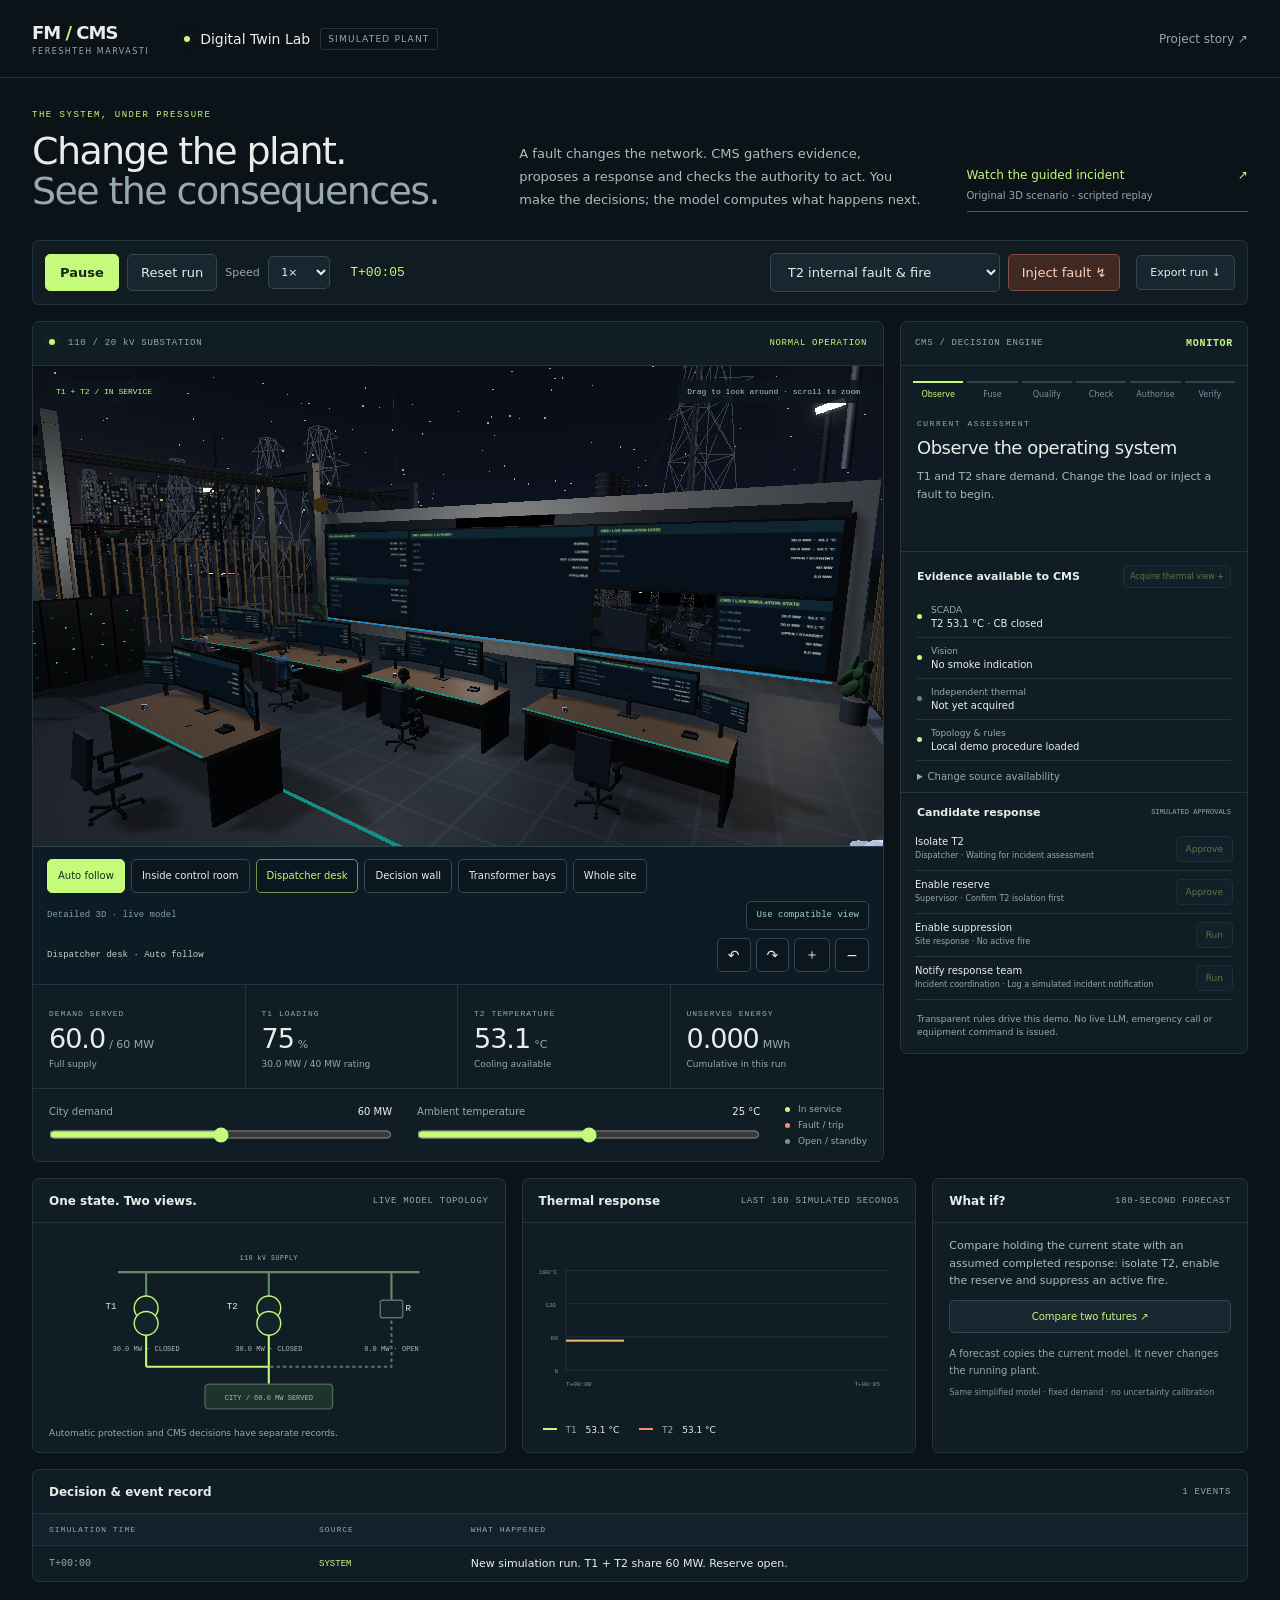
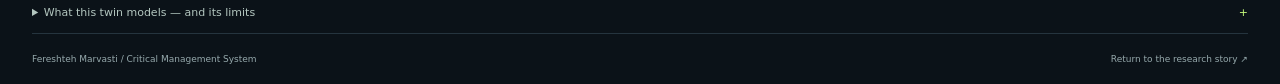
<file: twin/index.html>
<!doctype html><html lang="en"><head><base href="../"><meta charset="utf-8"><meta name="viewport" content="width=device-width,initial-scale=1"><meta name="robots" content="noindex,nofollow"><meta name="theme-color" content="#0b1218"><title>CMS Digital Twin Lab — Fereshteh Marvasti</title><link rel="stylesheet" href="twin.css"><script src="twin-engine.js" defer></script><script src="twin-camera.js" defer></script><script src="twin-fallback.js" defer></script><script src="twin.js" defer></script></head><body>
<header class="topbar"><a href="index.html" class="brand"><b>FM<span> / </span>CMS</b><small>FERESHTEH MARVASTI</small></a><div class="lab-title"><span class="green-dot"></span><h1>Digital Twin Lab</h1><span class="mode">SIMULATED PLANT</span></div><a class="back" href="index.html">Project story ↗</a></header>
<main>
<section class="intro"><div><p class="eyebrow">THE SYSTEM, UNDER PRESSURE</p><h2>Change the plant.<br><span>See the consequences.</span></h2></div><p>A fault changes the network. CMS gathers evidence, proposes a response and checks the authority to act. You make the decisions; the model computes what happens next.</p><a href="incident-replay.html" class="replay">Watch the guided incident <span>↗</span><small>Original 3D scenario · scripted replay</small></a></section>
<section class="toolbar" aria-label="Simulation controls"><div class="run"><button id="play" class="primary">Pause</button><button id="reset">Reset run</button><label>Speed <select id="speed"><option value="1">1×</option><option value="5">5×</option><option value="10">10×</option><option value="30">30×</option></select></label><output id="simClock">T+00:00</output></div><div class="fault-controls"><label class="sr" for="scenario">Fault scenario</label><select id="scenario"><option value="fire">T2 internal fault & fire</option><option value="cooling">T2 cooling failure</option><option value="conflict">Conflicting smoke detection</option></select><button id="inject" class="danger">Inject fault <span>↯</span></button></div><button id="export">Export run ↓</button></section>
<div class="workspace">
<section class="plant-panel" aria-label="Interactive substation twin">
<div class="panel-head"><span><i class="green-dot"></i> 110 / 20 kV SUBSTATION</span><span id="runState">NORMAL OPERATION</span></div>
<div class="scene-wrap"><iframe id="scene" src="twin-scene.html" style="visibility:hidden" title="Interactive 3D substation with model-driven equipment state" loading="eager"></iframe><div class="scene-loading" id="sceneLoading">Preparing the detailed 3D view…<small>The model and single-line diagram are available below.</small></div><div class="scene-hud"><span id="sceneBadge">T1 + T2 / IN SERVICE</span><span>Drag to look around · scroll to zoom</span></div></div><div class="camera-controls" aria-label="Camera viewpoints"><div class="camera-views"><button id="cameraAuto" aria-pressed="true">Auto follow</button><button data-view="control" class="selected" aria-pressed="true">Inside control room</button><button data-view="dispatcher" aria-pressed="false">Dispatcher desk</button><button data-view="wall" aria-pressed="false">Decision wall</button><button data-view="transformers" aria-pressed="false">Transformer bays</button><button data-view="overview" aria-pressed="false">Whole site</button></div><div class="renderer-controls"><span id="rendererStatus" role="status">Opening the control room…</span><button id="rendererToggle">Try detailed 3D</button></div><div class="camera-motion"><span id="cameraStatus" role="status">Inside control room · Auto follow</span><button data-camera="left" aria-label="Rotate camera left">↶</button><button data-camera="right" aria-label="Rotate camera right">↷</button><button data-camera="in" aria-label="Zoom camera in">＋</button><button data-camera="out" aria-label="Zoom camera out">−</button></div></div>
<div class="metrics"><div><small>DEMAND SERVED</small><strong id="served">60.0 <em>/ 60 MW</em></strong><span id="supplyState">Full supply</span></div><div><small>T1 LOADING</small><strong id="t1Load">75<em>%</em></strong><span id="t1Status">30 MW / 40 MW rating</span></div><div><small>T2 TEMPERATURE</small><strong id="t2Temp">53.1<em>°C</em></strong><span id="t2Status">Cooling available</span></div><div><small>UNSERVED ENERGY</small><strong id="unservedEnergy">0.000<em>MWh</em></strong><span>Cumulative in this run</span></div></div>
<div class="plant-settings"><label>City demand <output id="demandValue">60 MW</output><input id="demand" type="range" min="30" max="90" step="1" value="60"></label><label>Ambient temperature <output id="ambientValue">25 °C</output><input id="ambient" type="range" min="5" max="45" step="1" value="25"></label><div class="legend"><span><i class="good"></i> In service</span><span><i class="bad"></i> Fault / trip</span><span><i class="standby"></i> Open / standby</span></div></div>
</section>
<aside class="cms-panel" aria-label="CMS decision process"><div class="panel-head"><span>CMS / DECISION ENGINE</span><b id="route">MONITOR</b></div><ol class="pipeline"><li data-stage="0">Observe</li><li data-stage="1">Fuse</li><li data-stage="2">Qualify</li><li data-stage="3">Check</li><li data-stage="4">Authorise</li><li data-stage="5">Verify</li></ol><div class="assessment" aria-live="polite"><p class="eyebrow">CURRENT ASSESSMENT</p><h3 id="assessmentTitle">Observe the operating system</h3><p id="assessmentDetail">T1 and T2 share demand. Change the load or inject a fault to begin.</p></div><div class="evidence-heading"><h3>Evidence available to CMS</h3><button id="thermal">Acquire thermal view +</button></div><div id="evidence" class="evidence-list"></div><details class="sources"><summary>Change source availability</summary><label><input id="scada" type="checkbox" checked> SCADA / breaker-state feedback</label><label><input id="vision" type="checkbox" checked> Vision observation</label><label><input id="context" type="checkbox" checked> Topology & demo procedure</label><p>Missing evidence can block an action while physical protection continues independently.</p></details><div class="action-heading"><h3>Candidate response</h3><span>SIMULATED APPROVALS</span></div><div id="actions" class="actions"></div><p class="engine-note">Transparent rules drive this demo. No live LLM, emergency call or equipment command is issued.</p></aside>
</div>
<section class="lower-grid">
<article class="network-panel"><div class="panel-head"><h3>One state. Two views.</h3><span>LIVE MODEL TOPOLOGY</span></div><svg viewBox="0 0 650 245" class="sld" role="img" aria-labelledby="sldTitle sldDescription"><title id="sldTitle">Dynamic single-line diagram</title><desc id="sldDescription">Two transformers and a reserve feeder supply a shared demand bus. Text labels and colors show the current model state.</desc><g class="wire"><path d="M110 40H540M150 40V82M325 40V82M500 40V82"/><path id="wireT1" d="M150 100V175M150 175H325"/><path id="wireT2" d="M325 100V175"/><path id="wireR" d="M500 100V175H325"/><path id="wireLoad" d="M325 175V216"/></g><text x="325" y="22" text-anchor="middle" class="bus-label">110 kV SUPPLY</text><g id="symbolT1"><circle cx="150" cy="91" r="17"/><circle cx="150" cy="113" r="17"/></g><g id="symbolT2"><circle cx="325" cy="91" r="17"/><circle cx="325" cy="113" r="17"/></g><g id="symbolR"><rect x="484" y="80" width="32" height="25" rx="3"/></g><text x="92" y="92" class="asset-label">T1</text><text x="265" y="92" class="asset-label">T2</text><text x="520" y="96" class="asset-label">R</text><text id="sldT1" x="150" y="152" text-anchor="middle">30.0 MW · CLOSED</text><text id="sldT2" x="325" y="152" text-anchor="middle">30.0 MW · CLOSED</text><text id="sldR" x="500" y="152" text-anchor="middle">0 MW · OPEN</text><rect x="234" y="200" width="182" height="35" rx="5" class="load-node"/><text id="sldServed" x="325" y="222" text-anchor="middle">CITY / 60.0 MW SERVED</text></svg><div class="mini-note" id="networkNote">Automatic protection and CMS decisions have separate records.</div></article>
<article class="trend-panel"><div class="panel-head"><h3>Thermal response</h3><span>LAST 180 SIMULATED SECONDS</span></div><svg viewBox="0 0 540 220" id="trend" role="img" aria-labelledby="trendTitle"><title id="trendTitle">Transformer temperature history</title><g class="chart-grid"><path d="M43 25H520M43 74H520M43 123H520M43 172H520M43 25V172"/></g><g class="axis"><text x="3" y="30">180°C</text><text x="12" y="79">120</text><text x="20" y="128">60</text><text x="26" y="177">0</text><text id="chartStart" x="43" y="196">T+0</text><text id="chartEnd" x="470" y="196">T+0</text></g><path id="temp1Line" fill="none" stroke="#bff977" stroke-width="2.5"/><path id="temp2Line" fill="none" stroke="#ff986c" stroke-width="2.5" stroke-dasharray="6 3"/></svg><div class="chart-legend"><span><i></i> T1 <b id="t1Temp">53.1 °C</b></span><span><i></i> T2 <b id="t2ChartTemp">53.1 °C</b></span></div></article>
<article class="forecast-panel"><div class="panel-head"><h3>What if?</h3><span>180-SECOND FORECAST</span></div><p>Compare holding the current state with an assumed completed response: isolate T2, enable the reserve and suppress an active fire.</p><button id="forecast">Compare two futures ↗</button><div id="forecastResult" aria-live="polite"><span class="empty-state">A forecast copies the current model. It never changes the running plant.</span></div><small>Same simplified model · fixed demand · no uncertainty calibration</small></article>
</section>
<section class="audit-panel"><div class="panel-head"><h3>Decision & event record</h3><span id="eventCount">1 EVENT</span></div><div class="audit-scroll"><table><thead><tr><th>SIMULATION TIME</th><th>SOURCE</th><th>WHAT HAPPENED</th></tr></thead><tbody id="audit"></tbody></table></div></section>
<section class="model-notes"><details><summary>What this twin models — and its limits <span>+</span></summary><div><p>The 3D geometry is adapted from the supplied <code>critical-management-3d.html</code>. The interactive lab replaces its scheduled equipment states with a deterministic thermal, power-balance and protection model. The guided replay retains the original cinematic story separately.</p><p>Two 40 MW transformer equivalents and a 30 MW reserve supply a shared bus. Demand is allocated across available paths; unmet demand accumulates as unserved energy. This is a capacity model, not an AC power-flow solver: voltage, frequency, reactive power, transient stability and vendor protection curves are not simulated.</p><p>Temperature follows <code>dT/dt = (T_equilibrium − T) / τ</code>; the illustrative equilibrium depends on ambient temperature, squared loading, cooling availability and fire. T1 has a 120-second sustained overload timer at 110% and a 115 °C thermal trip; T2 trips at 110 °C after cooling failure. These are demonstration parameters, not operational settings.</p><p>Physical state and CMS observations are separate: a camera can report smoke while the model is healthy, and switching can be blocked by missing feedback. Evidence sufficiency is a rule-based checklist, not a calibrated probability. Approvals are interface interactions, not authenticated operational authorisations.</p><p><b>Simulation-backed digital twin prototype.</b> It is not connected to a physical substation. A field deployment would need asset-specific parameters, telemetry synchronisation, validated models and integration with the existing protection and control systems. Data remains in this page until you export it; reloading starts a new run.</p></div></details><p>Fereshteh Marvasti / Critical Management System <a href="index.html">Return to the research story ↗</a></p></section>
</main><div id="toast" role="status"></div></body></html>
</file>
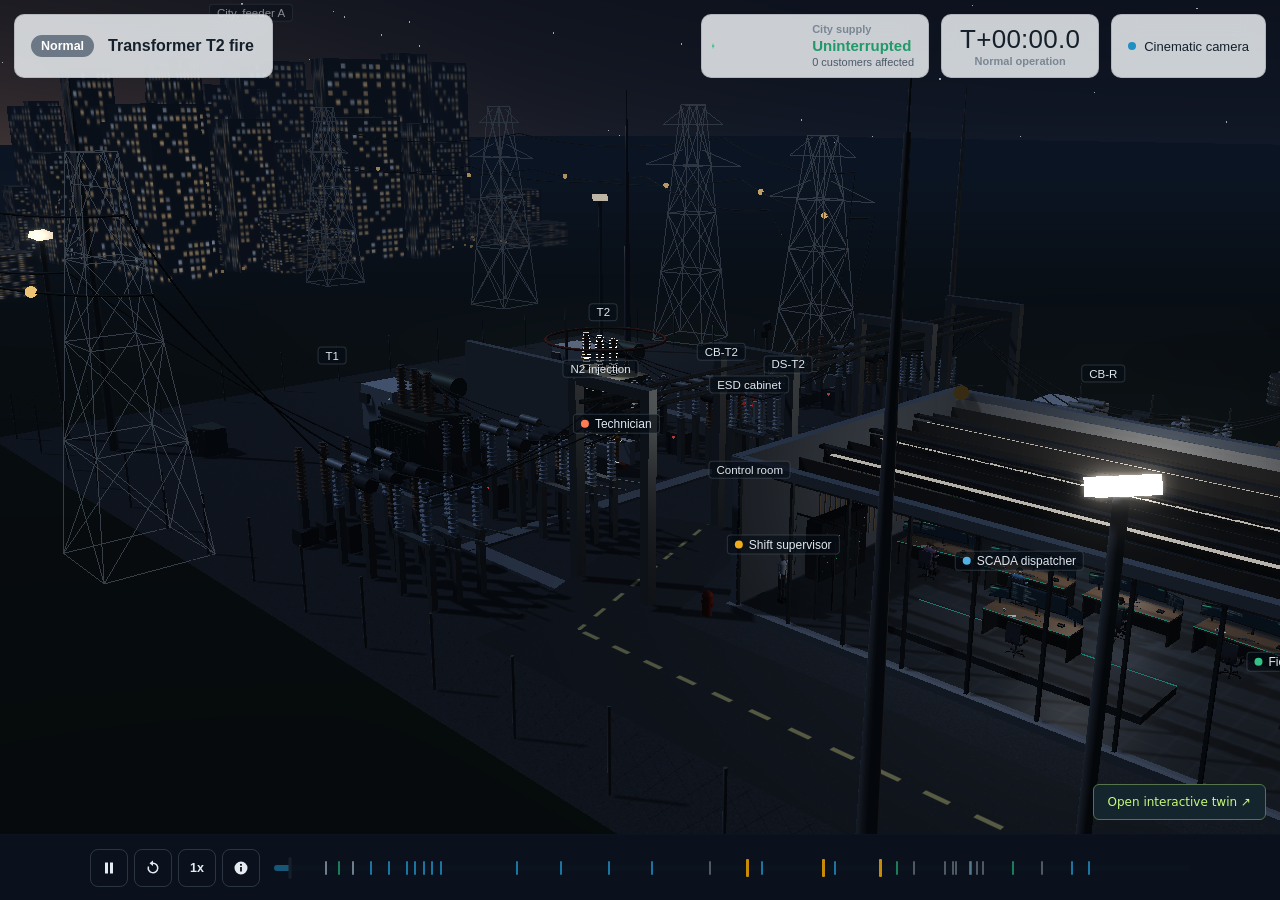
<file: incident-replay.html>
<!doctype html>
<html lang="en" dir="ltr">
<head>
<meta charset="utf-8"><meta name="robots" content="noindex,nofollow">
<meta name="viewport" content="width=device-width,initial-scale=1">
<title>CMS — Guided Incident Replay</title>
<style>
:root{
  --barH:66px;
  --glass:rgba(240,243,246,.84); --glass-2:rgba(250,251,252,.9); --ink:#16202b; --ink-2:#4d5a67; --ink-3:#7a8693;
  --line:rgba(22,32,43,.14); --track:rgba(22,32,43,.12);
  --auto:#1f8fc4; --cert:#6d7e8e; --op:#c98a06; --ok:#1f9a68; --crit:#d63c43; --status:#6c7885;
  --fa:"IBM Plex Sans","Segoe UI",Roboto,Arial,sans-serif; --en:"IBM Plex Sans","Segoe UI",Roboto,Arial,sans-serif;
  --page:#0a111c;
}
@media (prefers-color-scheme: dark){
  :root:not([data-theme="light"]){
    --glass:rgba(12,19,29,.78); --glass-2:rgba(18,27,39,.86); --ink:#e6ebf1; --ink-2:#a3afbc; --ink-3:#6f7c8a;
    --line:rgba(160,180,200,.16); --track:rgba(160,180,200,.14);
    --auto:#3ab0e2; --cert:#aebccb; --op:#f0ad1c; --ok:#35c287; --crit:#f0555b; --status:#94a1ae;
  }
}
:root[data-theme="dark"]{
  --glass:rgba(12,19,29,.78); --glass-2:rgba(18,27,39,.86); --ink:#e6ebf1; --ink-2:#a3afbc; --ink-3:#6f7c8a;
  --line:rgba(160,180,200,.16); --track:rgba(160,180,200,.14);
  --auto:#3ab0e2; --cert:#aebccb; --op:#f0ad1c; --ok:#35c287; --crit:#f0555b; --status:#94a1ae;
}
*{box-sizing:border-box}
html,body{margin:0;height:100%;overflow:hidden;background:var(--page);color:var(--ink);font-family:var(--fa)}
#stage{position:fixed;top:0;left:0;right:0;bottom:var(--barH)}
#stage canvas{display:block;width:100%;height:100%;touch-action:none}
.num{font-family:var(--en);font-variant-numeric:tabular-nums;direction:ltr;unicode-bidi:isolate}
.en{font-family:var(--en);direction:ltr;unicode-bidi:isolate}
.panel{background:var(--glass);border:1px solid var(--line);border-radius:10px;-webkit-backdrop-filter:blur(14px) saturate(1.2);backdrop-filter:blur(14px) saturate(1.2)}
button{font:inherit;color:inherit;background:transparent;border:0;cursor:pointer}
button:focus-visible,input:focus-visible{outline:2px solid var(--auto);outline-offset:2px;border-radius:6px}

/* top bar */
#top{position:fixed;top:14px;left:14px;right:14px;display:flex;align-items:stretch;gap:12px;pointer-events:none}
#top>*{pointer-events:auto}
#inc{display:flex;align-items:center;gap:14px;padding:10px 18px 10px 16px;flex:0 1 auto;min-width:0}
#sev{font-size:12.5px;font-weight:600;padding:4px 10px;border-radius:999px;color:#fff;background:var(--status);white-space:nowrap;transition:background .4s}
#sev[data-s="crit"]{background:var(--crit)} #sev[data-s="ctl"]{background:var(--op)} #sev[data-s="ok"]{background:var(--ok)}
#inc h1{margin:0;font-size:16px;font-weight:600;line-height:1.35;white-space:nowrap;overflow:hidden;text-overflow:ellipsis}
#inc p{margin:2px 0 0;font-size:12.5px;color:var(--ink-2)}
#clockBox{padding:8px 18px;display:flex;flex-direction:column;align-items:center;justify-content:center}
#clock{font-size:26px;font-weight:500;letter-spacing:.01em;line-height:1.1}
#clockBox small{font-size:11px;color:var(--ink-3);margin-top:2px}
#camBtn{padding:0 16px;font-size:13px;display:flex;align-items:center;gap:8px}
#camBtn i{width:8px;height:8px;border-radius:50%;background:var(--auto)}
#camBtn[data-free="1"] i{background:var(--ink-3)}

/* feed */
#feed{position:fixed;top:92px;right:14px;width:340px;max-height:calc(100vh - 240px);display:flex;flex-direction:column;overflow:hidden}
#feed h2,#ops h2{margin:0;padding:14px 16px 8px;font-size:13.5px;font-weight:600;color:var(--ink-2)}
#feedList{list-style:none;margin:0;padding:0 8px 10px;overflow:auto}
#feedList li{display:grid;grid-template-columns:auto 1fr;gap:3px 10px;padding:9px 8px;border-radius:7px;font-size:13px;line-height:1.7}
#feedList li+li{border-top:1px solid var(--line);border-radius:0}
#feedList li.fresh{animation:fresh 2.4s ease-out}
@keyframes fresh{0%{background:color-mix(in srgb,var(--auto) 22%,transparent)}100%{background:transparent}}
#feedList .t{font-size:11.5px;color:var(--ink-3);padding-top:2px}
#feedList .tag{display:inline-block;font-family:var(--en);font-size:11px;font-weight:600;padding:0 6px;border-radius:4px;margin-inline-end:6px;color:#fff;vertical-align:1px}
.k-auto{background:var(--auto)} .k-cert{background:var(--cert)} .k-status{background:var(--status)} .k-op{background:var(--op)}
#feedEmpty{margin:0;padding:4px 16px 16px;font-size:13px;color:var(--ink-3);line-height:1.7}

/* operators */
#ops{position:fixed;top:92px;left:14px;width:330px;max-height:calc(100vh - 240px);overflow:auto;padding-bottom:6px}
.opc{display:block;width:calc(100% - 16px);margin:0 8px 8px;text-align:left;padding:11px 12px 12px;border-radius:8px;border:1px solid var(--line);background:var(--glass-2);transition:border-color .3s}
.opc:hover{border-color:var(--ink-3)}
.opc[data-st="wait"]{border-color:var(--op);box-shadow:0 0 0 1px var(--op) inset}
.opc .hd{display:flex;align-items:center;gap:8px}
.opc .dot{width:10px;height:10px;border-radius:50%;flex:none}
.opc .nm{font-weight:600;font-size:14px}
.opc .loc{font-size:12px;color:var(--ink-3);margin-inline-start:auto}
.opc .task{margin:6px 0 7px;font-size:13px;line-height:1.75;color:var(--ink)}
.opc .st{font-size:11.5px;font-weight:600;padding:2px 8px;border-radius:999px;border:1px solid currentColor}
.opc[data-st="idle"] .st{color:var(--ink-3)} .opc[data-st="active"] .st{color:var(--auto)}
.opc[data-st="wait"] .st{color:var(--op)} .opc[data-st="done"] .st{color:var(--ok)}

/* bottom bar */
#bar{position:fixed;left:0;right:0;bottom:0;height:var(--barH);padding:0 max(16px,calc((100% - 1100px)/2));display:flex;gap:14px;align-items:center;border-radius:0;border-width:1px 0 0;background:var(--page);-webkit-backdrop-filter:none;backdrop-filter:none}
#bar .ctl .cb{color:#e6ebf1;border-color:rgba(160,180,200,.22)}
#bar .ctl{display:flex;gap:6px;flex:none}
.cb{width:38px;height:38px;border-radius:8px;border:1px solid var(--line);display:grid;place-items:center}
.cb:hover{border-color:var(--ink-3)}
.cb svg{width:16px;height:16px;fill:currentColor}
#speed{font-family:var(--en);font-size:12.5px;font-weight:600}
#tl{flex:1;min-width:0;direction:ltr;position:relative;padding-top:18px}
#phases{position:absolute;top:0;left:0;right:0;height:14px;font-size:11px;color:#8391a0;font-family:var(--fa)}
#phases span{position:absolute;top:0;white-space:nowrap;overflow:hidden;text-overflow:ellipsis;text-align:center}
#track{position:relative;height:30px}
#segs{position:absolute;top:12px;left:0;right:0;height:6px;border-radius:3px;background:var(--track);overflow:hidden}
#fill{position:absolute;top:0;left:0;bottom:0;background:var(--auto);opacity:.55}
#ticks{position:absolute;inset:0;pointer-events:none}
#ticks i{position:absolute;top:8px;width:2px;height:14px;border-radius:1px;transform:translateX(-1px)}
#ticks i.op{background:var(--op);height:18px;top:6px;width:3px}
#ticks i.auto{background:var(--auto);opacity:.8}
#ticks i.cert{background:var(--cert)}
#ticks i.status{background:var(--status);opacity:.7}
#scrub{position:absolute;inset:0;width:100%;margin:0;opacity:0;cursor:pointer}
#head{position:absolute;top:4px;width:3px;height:22px;background:var(--ink);border-radius:2px;transform:translateX(-1.5px);pointer-events:none}
#legend{display:flex;gap:12px;font-size:11.5px;color:var(--ink-3);margin-top:2px;flex-wrap:wrap}
#legend b{display:inline-block;width:10px;height:3px;border-radius:2px;margin-inline-end:5px;vertical-align:3px}

/* 3D overlays */
#ov{position:fixed;top:0;left:0;right:0;bottom:var(--barH);pointer-events:none;overflow:hidden}
.tag3{position:absolute;left:0;top:0;font-family:var(--en);font-size:11.5px;color:#dfe7ef;background:rgba(8,14,22,.62);border:1px solid rgba(160,180,200,.22);
  padding:2px 7px;border-radius:4px;white-space:nowrap;direction:ltr}
.tag3.role{font-size:12px;display:flex;align-items:center;gap:6px}
.tag3.role i{width:8px;height:8px;border-radius:50%}
.bub{position:absolute;left:0;top:0;max-width:260px;font-size:12.5px;line-height:1.65;color:#eef3f7;background:rgba(8,14,22,.86);
  border:1px solid rgba(160,180,200,.25);border-inline-start:3px solid var(--auto);border-radius:6px;padding:6px 10px;opacity:0;transition:opacity .35s}
.bub.k-cert{border-inline-start-color:#aebccb;background:rgba(8,14,22,.86)} .bub.k-op{border-inline-start-color:#f0ad1c;background:rgba(8,14,22,.86)}
.bub.k-status{border-inline-start-color:#94a1ae;background:rgba(8,14,22,.86)} .bub.k-auto{background:rgba(8,14,22,.86)}
.bub .tg{font-family:var(--en);font-weight:600;font-size:11px;color:#9fd6f2;margin-inline-end:6px}
.bub.k-op .tg{color:#f5c65d} .bub.k-cert .tg{color:#cfd9e2}
.bub:after{content:"";position:absolute;left:50%;bottom:-9px;width:1px;height:8px;background:rgba(220,230,240,.5)}
#glfail{display:none;position:fixed;inset:0;place-items:center;padding:24px;text-align:center;font-size:15px;line-height:1.9;color:#e6ebf1}
#hint{position:fixed;left:50%;bottom:calc(var(--barH) + 18px);transform:translateX(-50%);font-size:12px;color:#c3ccd6;background:rgba(8,14,22,.6);padding:5px 12px;border-radius:999px;transition:opacity .6s;pointer-events:none}

@media (max-width:1100px){ #feed{width:290px} #ops{width:280px} }
@media (max-width:860px){
  #top{top:8px;right:8px;left:8px;gap:8px} #inc{padding:8px 12px} #inc p{display:none} #inc h1{font-size:14px}
  #clock{font-size:20px} #clockBox{padding:6px 10px} #clockBox small{display:none} #camBtn span{display:none} #camBtn{padding:0 12px}
  #feed{top:auto;bottom:calc(var(--barH) + 112px);right:8px;left:8px;width:auto;max-height:84px}
  #feed h2{display:none} #feedList li:not(:first-child){display:none} #feedList{padding:4px 6px}
  #ops{top:auto;bottom:calc(var(--barH) + 8px);left:8px;right:8px;width:auto;max-height:none;display:flex;overflow-x:auto;padding:8px 0}
  #ops h2{display:none} .opc{flex:0 0 240px;width:240px;margin:0 4px}
  .opc .task{min-height:3.5em}
  :root{--barH:54px}
  #bar{padding:0 10px;gap:8px}
  #legend,#phases{display:none} #tl{padding-top:0}
  .cb{width:34px;height:34px}
  #hint{display:none}
  .bub{max-width:190px;font-size:11.5px}
}


#supply{margin-inline-start:auto;display:flex;align-items:center;gap:10px;padding:8px 14px 8px 10px}
#supply canvas{width:90px;height:22px;display:block}
#supply div{display:flex;flex-direction:column;line-height:1.25}
#supply b{font-size:11px;font-weight:600;color:var(--ink-3)}
#supTxt{font-size:15px;font-weight:700;color:var(--ok)}
#supSub{font-size:11px;color:var(--ink-2)}
#tlBadge{font-weight:600}
#tlBadge.lapse{color:var(--op)}
.k-good{background:var(--ok)}
.bub.k-good{border-left-color:#35c287} .bub.k-good .tg{color:#8fe3bd}
#summary{position:fixed;left:50%;top:calc(50% - var(--barH)/2);transform:translate(-50%,-50%);width:min(520px,calc(100% - 24px));max-height:calc(100vh - var(--barH) - 110px);overflow:auto;padding:20px 22px 16px;z-index:5}
#summary h2{margin:0 0 6px;font-size:19px}
#summary .lead{margin:0 0 12px;font-size:14px;line-height:1.55;color:var(--ink-2)}
#summary dl{display:grid;grid-template-columns:1fr auto;gap:6px 16px;margin:0 0 12px;font-size:14px}
#summary dt{color:var(--ink-2)} #summary dd{margin:0;font-weight:600;font-variant-numeric:tabular-nums;text-align:right}
#summary dd.g{color:var(--ok)}
#summary .foot{margin:0;font-size:12px;color:var(--ink-3)}
#sumClose{position:absolute;top:8px;right:10px;font-size:22px;line-height:1;width:32px;height:32px;color:var(--ink-2)}
@media (max-width:860px){ #supply canvas{display:none} #supply{padding:6px 10px} #supSub{display:none} body.clean #supply b{display:none} }


#flood{position:fixed;bottom:calc(var(--barH) + 16px);left:50%;transform:translateX(-50%);display:flex;align-items:center;gap:10px;padding:7px 14px;font-size:13.5px;z-index:4}
#flood[hidden]{display:none}
#floodBadge{font-size:11.5px;font-weight:700;letter-spacing:.06em;padding:3px 8px;border-radius:4px;background:var(--crit);color:#fff}
#flood.ok #floodBadge{background:var(--ok)}
#floodN{font-family:var(--en);font-size:20px;font-weight:700;font-variant-numeric:tabular-nums;color:var(--crit);min-width:44px;text-align:right}
#flood.ok #floodN{color:var(--ok)}
#floodTxt{color:var(--ink-2)}
@media (max-width:860px){#flood{bottom:calc(var(--barH) + 8px);font-size:12px;padding:5px 10px}#floodN{font-size:17px}}

/* clean view: animation only */
#infoBtn[aria-pressed="true"]{border-color:var(--auto);color:var(--auto)}
body.clean #feed, body.clean #ops, body.clean #hint, body.clean #inc p, body.clean #legend, body.clean #phases{display:none !important}
body.clean #tl{padding-top:0}

@media (max-width:860px){
  body.clean #inc h1{display:none}
  body.clean #inc{padding:6px 10px}
  body.clean .bub, body.clean .tag3:not(.role){display:none !important}
}
@media (prefers-reduced-motion: reduce){ #feedList li.fresh{animation:none} .bub{transition:none} }
</style>
</head>
<body class="clean"><a href="twin.html" style="position:fixed;z-index:20;right:14px;bottom:80px;background:#15252d;color:#c5fa7b;padding:10px 14px;border:1px solid #56744b;border-radius:6px;font:12px system-ui;text-decoration:none">Open interactive twin ↗</a>
<div id="stage"></div>
<div id="ov" aria-hidden="true"></div>

<header id="top">
  <div id="inc" class="panel">
    <span id="sev" data-s="norm">Normal</span>
    <div style="min-width:0">
      <h1>Transformer T2 fire</h1>
      <p>Illustrative scripted replay. All approvals, timings and outcomes are pre-authored.</p>
    </div>
  </div>
  <div id="supply" class="panel" title="City supply">
    <canvas id="spark" width="180" height="44"></canvas>
    <div><b>City supply</b><span id="supTxt">Uninterrupted</span><small id="supSub">0 customers affected</small></div>
  </div>
  <div id="clockBox" class="panel"><span id="clock" class="num">T+00:00.0</span><small id="tlBadge">Real time</small></div>
  <button id="camBtn" class="panel" data-free="0"><i></i><span id="camTxt">Cinematic camera</span></button>
</header>

<aside id="feed" class="panel" aria-live="polite">
  <h2>Automated action sequence</h2>
  <p id="feedEmpty">No events yet. The grid is in normal operation.</p>
  <ol id="feedList"></ol>
</aside>

<aside id="ops" class="panel">
  <h2>People and what each one handles</h2>
  <div id="opCards"></div>
</aside>

<div id="summary" class="panel" hidden>
  <button id="sumClose" aria-label="Close summary">×</button>
  <h2>Incident outcome</h2>
  <p class="lead">City supply stayed on. The technician reached hospital care and the fire was out, with every switching step approved by a person.</p>
  <dl id="sumList"></dl>
  <p class="foot">Simulated scenario. Times are from the scenario clock, not measurements.</p>
</div>

<div id="flood" class="panel" hidden><span id="floodBadge">ALARM FLOOD</span><b id="floodN">0</b><span id="floodTxt">raw alarms</span></div>
<div id="hint">Drag to look around. Use the info button to see the action feed and people.</div>

<footer id="bar" class="panel">
  <div class="ctl">
    <button class="cb" id="playBtn" aria-label="Play"><svg viewBox="0 0 16 16" id="playIco"><path d="M4 2.5v11l9-5.5z"/></svg></button>
    <button class="cb" id="restartBtn" aria-label="Restart"><svg viewBox="0 0 16 16"><path d="M8 2.5a5.5 5.5 0 1 1-5.2 3.7l1.4.5A4 4 0 1 0 8 4v2L4.5 3.25 8 .5z"/></svg></button>
    <button class="cb" id="speed" aria-label="Playback speed">1x</button>
    <button class="cb" id="infoBtn" aria-pressed="false" aria-label="Show action feed and people" title="Details"><svg viewBox="0 0 16 16"><path d="M8 1.5a6.5 6.5 0 1 0 0 13 6.5 6.5 0 0 0 0-13zm.9 10H7.1V7h1.8zM8 5.9A1.05 1.05 0 1 1 8 3.8a1.05 1.05 0 0 1 0 2.1z"/></svg></button>
  </div>
  <div id="tl">
    <div id="phases"></div>
    <div id="track">
      <div id="segs"><div id="fill"></div></div>
      <div id="ticks"></div>
      <div id="head"></div>
      <input id="scrub" type="range" min="0" max="62" step="0.05" value="0" aria-label="Scenario time">
    </div>
    <div id="legend"><span><b style="background:var(--auto)"></b>Automated action</span><span><b style="background:var(--op)"></b>Human approval</span><span><b style="background:var(--cert)"></b>ESD / protection, independent of AI</span><span><b style="background:var(--ok)"></b>Supply or safety secured</span></div>
  </div>
</footer>

<div id="glfail">WebGL is not available in this browser, so the 3D scene cannot be shown. Open it in Chrome, Edge, Firefox or Safari with hardware acceleration enabled.</div>

<script src="assets/vendor/three-r147/build/three.min.js"></script>
<script src="assets/vendor/three-r147/examples/js/controls/OrbitControls.js"></script>
<script src="assets/vendor/three-r147/examples/js/shaders/CopyShader.js"></script>
<script src="assets/vendor/three-r147/examples/js/shaders/LuminosityHighPassShader.js"></script>
<script src="assets/vendor/three-r147/examples/js/postprocessing/EffectComposer.js"></script>
<script src="assets/vendor/three-r147/examples/js/postprocessing/RenderPass.js"></script>
<script src="assets/vendor/three-r147/examples/js/postprocessing/ShaderPass.js"></script>
<script src="assets/vendor/three-r147/examples/js/postprocessing/UnrealBloomPass.js"></script>
<script>
(function(){
"use strict";
const $=s=>document.querySelector(s);
const REDUCED=window.matchMedia('(prefers-reduced-motion: reduce)').matches;
const V=(x,y,z)=>new THREE.Vector3(x,y,z);
const clamp=(v,a,b)=>Math.max(a,Math.min(b,v));
const sm=(a,b,x)=>{const t=clamp((x-a)/(b-a),0,1);return t*t*(3-2*t);};
const lerp=(a,b,t)=>a+(b-a)*t;
const TOTAL=62;

/* ================= scenario data ================= */
// playback time p (s) -> scenario clock (s after fault): real time until p=24, then time-lapse x60
const P0=5, TL=24, TLX=60;
const scn=p=>p<P0?0:p<=TL?p-P0:(TL-P0)+(p-TL)*TLX;
const EVENTS=[
 {t:5.00,k:'cert',tag:'ESD',txt:'Fault in T2. ESD tripped CB-T2 (HV and LV). Hardwired, independent of AI.',at:'esd'},
 {t:5.30,k:'good',tag:'Grid',txt:'T1 picked up the full load. City supply uninterrupted.',at:'town'},
 {t:5.60,k:'cert',tag:'ESD',txt:'Cooling stopped, oil drain valve open, N2 injection active.',at:'t2'},
 {t:6.00,k:'auto',tag:'Detection',txt:'4 detection services agree: computer vision, audio recognition, data processing, environmental sensors.',at:'t2'},
 {t:6.40,k:'auto',tag:'Vision',txt:'Person down in the T2 bay, detected on CCTV.',at:'tech'},
 {t:6.80,k:'auto',tag:'A5',txt:'Ambulance called: 1 casualty, burns, access via east gate.',at:'room'},
 {t:7.00,k:'auto',tag:'A2',txt:'Fire brigade called: transformer oil fire, T2 isolated by ESD.',at:'room'},
 {t:7.20,k:'auto',tag:'A6',txt:'Site PA evacuation. Field operator sent in from the upwind side.',at:'room'},
 {t:7.40,k:'auto',tag:'A4',txt:'National control centre alerted.',at:'ncc'},
 {t:7.60,k:'auto',tag:'RAG',txt:'Retrieving SOPs, ESD logic, topology and past incidents.',at:'room'},
 {t:9.80,k:'auto',tag:'Plan',txt:'Response plan drafted from 6 cited documents.',at:'room'},
 {t:11.2,k:'auto',tag:'Validation',txt:'Evidence sufficiency 0.53. More evidence requested.',at:'room'},
 {t:12.8,k:'auto',tag:'Validation',txt:'Second thermal view and DGA added. Sufficiency 0.94.',at:'room'},
 {t:14.2,k:'auto',tag:'Validation',txt:'Plan validated. 3 switching steps gated for human approval.',at:'room'},
 {t:16.2,k:'status',tag:'Rescue',txt:'Casualty conscious, arm burns. Rautek drag out of the hazard zone.',at:'tech'},
 {t:18.0,k:'auto',tag:'A3',txt:'DS-T2 opening, earth switch closing. T2 isolated.',at:'ds'},
 {t:21.0,k:'auto',tag:'A7',txt:'CB-R closed. Reserve line live.',at:'cbr'},
 {t:23.5,k:'good',tag:'A8',txt:'Load re-dispatched. T1 relieved, city supply still uninterrupted.',at:'town'},
 {t:25.0,k:'status',tag:'Rescue',txt:'Casualty at the collection point, upwind. Burns cooled, foil blanket.',at:'tech'},
 {t:31.5,k:'status',tag:'Medical',txt:'Ambulance parked facing the exit. Paramedics bring the trolley.',at:'amb'},
 {t:33.4,k:'status',tag:'Medical',txt:'ABCDE check, oxygen, burn dressings. ATMIST handover.',at:'tech'},
 {t:34.0,k:'status',tag:'Fire',txt:'Fire brigade on site. Hydrant connected.',at:'truck'},
 {t:37.0,k:'auto',tag:'A2',txt:'Isolation proof (DS-T2 open, earthed) sent to the fire officer.',at:'truck'},
 {t:37.2,k:'status',tag:'Fire',txt:'Boundary cooling on the firewall. Energised T1 kept at a safe distance.',at:'mon'},
 {t:38.3,k:'status',tag:'Fire',txt:'Isolation confirmed on site. Foam attack on the T2 bund fire.',at:'foam'},
 {t:39.6,k:'status',tag:'Medical',txt:'Casualty loaded. Ambulance leaves for the burns unit.',at:'amb'},
 {t:46.0,k:'good',tag:'Fire',txt:'Fire out. Cooling and thermal scan to prevent re-ignition.',at:'t2'},
 {t:49.5,k:'status',tag:'Field',txt:'Isolation verified on site. Lock-out tag-out applied.',at:'ds'},
 {t:53.0,k:'auto',tag:'A9',txt:'Regulatory report drafted.',at:'room'},
 {t:55.0,k:'auto',tag:'A10',txt:'Post-mortem drafted with full audit trail.',at:'room'},
];
const APPROVALS=[
 {t:17.5,role:'disp',tag:'A3',txt:'Dispatcher approved T2 isolation with MFA.'},
 {t:20.5,role:'sup', tag:'A7',txt:'Shift supervisor approved the reserve line.'},
 {t:22.8,role:'ncc', tag:'A8',txt:'National control approved the load re-dispatch.'},
];
const ROLES=[
 {id:'disp',name:'SCADA dispatcher',loc:'Control room',color:'#4fb3e8',tasks:[
   [0,'Monitoring the grid on night shift.','idle'],
   [5.1,'Acknowledges the ESD trip. Confirms T1 is carrying the city load.','active'],
   [7.6,'Reviews the retrieved documents and the drafted plan.','active'],
   [15.0,'A3 on console: isolate T2 (DS-T2 open, earth switch closed).','wait'],
   [17.5,'Approved A3 with MFA.','done'],
   [18.2,'Confirms DS-T2 open and T2 earthed on SCADA.','active'],
   [24.0,'Monitors T1 loading and the reserve line.','active'],
   [54.0,'Reviews and signs the post-mortem.','active']]},
 {id:'sup',name:'Shift supervisor',loc:'Control room',color:'#f0ad1c',tasks:[
   [0,'Standby in the shift office.','idle'],
   [6.0,'Takes incident command in the control room.','active'],
   [7.1,'Notified: ambulance and fire brigade already called.','active'],
   [18.5,'A7 on console: close CB-R and energise the reserve line.','wait'],
   [20.5,'Approved A7.','done'],
   [21.3,'Coordinates the load re-dispatch with national control.','active'],
   [31.0,'Liaises with the paramedics and the fire officer by radio.','active'],
   [52.0,'Reviews the regulatory report.','active']]},
 {id:'field',name:'Field operator',loc:'Substation yard',color:'#35c287',tasks:[
   [0,'Standby in the control building.','idle'],
   [7.2,'Takes first-aid kit and radio. Approaches from the upwind side.','active'],
   [16.2,'Checks the casualty, then Rautek drag out of the hazard zone.','active'],
   [25.0,'Cools the burns and covers with a foil blanket at the collection point.','active'],
   [33.2,'ATMIST handover to the paramedics.','active'],
   [36.6,'Confirms isolation and earthing to the fire officer.','active'],
   [38.4,'Stands by with the fire officer at the command point.','active'],
   [47.5,'Verifies isolation on site and applies lock-out tag-out.','active'],
   [51.0,'Field report logged.','done']]},
 {id:'tech',name:'Technician',loc:'T2 bay',color:'#ff7b54',tasks:[
   [0,'Routine maintenance at the T2 marshalling box.','idle'],
   [5.0,'Knocked down by the arc flash.','wait'],
   [16.2,'Conscious. Dragged clear by the field operator.','active'],
   [25.0,'First aid at the collection point.','active'],
   [33.2,'Oxygen and burn dressings from the paramedics.','active'],
   [39.6,'On the way to the burns unit.','done']]},
 {id:'ncc',name:'National control',loc:'Remote',color:'#b58cf0',tasks:[
   [0,'Monitoring the national grid.','idle'],
   [7.4,'Incident alert received.','active'],
   [21.2,'A8: re-dispatch load to relieve T1.','wait'],
   [22.8,'Approved A8.','done'],
   [23.5,'Monitors grid stability.','active']]},
];
const QK=[[0,0],[3.5,5],[9,6.8],[13,8.2],[19,11],[26,14.4],[33,18],[38,21],[43,24],[50,46],[56,56.5],[62,62]], QTOTAL=62;
function qToP(q){for(let i=1;i<QK.length;i++){if(q<=QK[i][0]){const [a0,b0]=QK[i-1],[a1,b1]=QK[i];return b0+(q-a0)/(a1-a0)*(b1-b0);}}return 62;}
function pToQ(p){for(let i=1;i<QK.length;i++){if(p<=QK[i][1]){const [a0,b0]=QK[i-1],[a1,b1]=QK[i];return a0+(p-b0)/(b1-b0)*(a1-a0);}}return QTOTAL;}
const PHASES=[[0,5,'Normal'],[5,7.6,'ESD'],[7.6,14.2,'RAG + validation'],[14.2,24,'Approvals'],[24,46,'Field (time-lapse)'],[46,62,'Recovery']];
const ST_TXT={idle:'Standby',active:'In progress',wait:'Needs attention',done:'Done'};

/* ================= renderer ================= */
let renderer;
try{ renderer=new THREE.WebGLRenderer({antialias:true,powerPreference:'high-performance'}); }catch(e){ $('#glfail').style.display='grid'; return; }
const DPR=Math.min(window.devicePixelRatio||1,1.5);
renderer.setPixelRatio(DPR);
renderer.shadowMap.enabled=true; renderer.shadowMap.type=THREE.PCFSoftShadowMap;
$('#stage').appendChild(renderer.domElement);
const scene=new THREE.Scene();
scene.fog=new THREE.FogExp2(0x0b1422,0.0065);
const camera=new THREE.PerspectiveCamera(40,1,0.25,900);
camera.position.set(60,30,62);
const controls=new THREE.OrbitControls(camera,renderer.domElement);
controls.enableDamping=true; controls.dampingFactor=.08; controls.maxPolarAngle=Math.PI*.49; controls.minDistance=3; controls.maxDistance=260;
controls.enabled=false;

let composer=null, bloom=null;
try{
  composer=new THREE.EffectComposer(renderer);
  composer.addPass(new THREE.RenderPass(scene,camera));
  bloom=new THREE.UnrealBloomPass(new THREE.Vector2(512,512),0.75,0.5,0.82);
  composer.addPass(bloom);
}catch(e){ composer=null; }

/* ================= helpers ================= */
function mesh(geo,mat,x,y,z,parent){const m=new THREE.Mesh(geo,mat);m.position.set(x||0,y||0,z||0);(parent||scene).add(m);return m;}
function box(w,h,d,mat,x,y,z,p){return mesh(new THREE.BoxGeometry(w,h,d),mat,x,y+h/2,z,p);}
function cyl(r,h,mat,x,y,z,p,seg){return mesh(new THREE.CylinderGeometry(r,r,h,seg||14),mat,x,y+h/2,z,p);}
function canvasTex(w,h,draw){const c=document.createElement('canvas');c.width=w;c.height=h;const x=c.getContext&&c.getContext('2d');if(x)draw(x,w,h);const t=new THREE.CanvasTexture(c);t.userData={c,x};return t;}
function std(color,o){return new THREE.MeshStandardMaterial(Object.assign({color,roughness:.7,metalness:.2},o||{}));}
function wire(a,b,sag,mat,r){const m=a.clone().lerp(b,.5);m.y-=sag;const c=new THREE.QuadraticBezierCurve3(a,m,b);const t=new THREE.Mesh(new THREE.TubeGeometry(c,24,r||.035,5,false),mat);t.userData.noShadow=true;scene.add(t);return c;}

const MAT={
  steel:std(0x7f8a95,{metalness:.55,roughness:.45}), galv:std(0x8d979f,{metalness:.6,roughness:.5}),
  dark:std(0x2d3339,{metalness:.4,roughness:.6}), concrete:std(0x5d6268,{roughness:.95,metalness:0}),
  porcelain:std(0x6e4a36,{roughness:.35,metalness:.05}), polymer:std(0x8e979f,{roughness:.5,metalness:0}),
  cond:std(0x5d656d,{metalness:.7,roughness:.4}), black:std(0x121416,{roughness:.8}),
};

/* ================= sky, ground ================= */
const sky=new THREE.Mesh(new THREE.SphereGeometry(700,32,16),new THREE.ShaderMaterial({side:THREE.BackSide,depthWrite:false,fog:false,
  uniforms:{},vertexShader:'varying vec3 vP;void main(){vP=normalize(position);gl_Position=projectionMatrix*modelViewMatrix*vec4(position,1.);}',
  fragmentShader:'varying vec3 vP;void main(){float h=clamp(vP.y,0.,1.);vec3 top=vec3(.012,.02,.045);vec3 hor=vec3(.07,.1,.16);vec3 c=mix(hor,top,pow(h,.45));'+
  'float city=pow(max(0.,dot(normalize(vec3(-1.,0.,0.)),normalize(vec3(vP.x,0.,vP.z)))),6.)*pow(1.-h,8.);c+=vec3(.2,.12,.06)*city;gl_FragColor=vec4(c,1.);}'}));
sky.userData.noShadow=true; scene.add(sky);
{ const n=1600,p=new Float32Array(n*3); for(let i=0;i<n;i++){const u=Math.random()*Math.PI*2,v=Math.acos(Math.random()*.92);p[i*3]=Math.sin(v)*Math.cos(u)*650;p[i*3+1]=Math.cos(v)*650;p[i*3+2]=Math.sin(v)*Math.sin(u)*650;}
  const g=new THREE.BufferGeometry();g.setAttribute('position',new THREE.BufferAttribute(p,3));
  const s=new THREE.Points(g,new THREE.PointsMaterial({color:0xcfd8e6,size:1.3,sizeAttenuation:false,transparent:true,opacity:.75,fog:false,depthWrite:false}));scene.add(s); }

scene.add(new THREE.HemisphereLight(0x2c3f60,0x0a0d10,.7));
const moon=new THREE.DirectionalLight(0x9fb6de,.55); moon.position.set(-60,90,40); moon.castShadow=true;
moon.shadow.mapSize.set(2048,2048); Object.assign(moon.shadow.camera,{left:-50,right:50,top:50,bottom:-50,near:10,far:260}); moon.shadow.bias=-.0006;
scene.add(moon);

const ground=mesh(new THREE.PlaneGeometry(1400,1400),std(0x0c120f,{roughness:1,metalness:0}),0,-.02,0); ground.rotation.x=-Math.PI/2; ground.receiveShadow=true; ground.userData.noCast=true;
const gravelTex=canvasTex(256,256,(x,w,h)=>{x.fillStyle='#3a3f44';x.fillRect(0,0,w,h);for(let i=0;i<6000;i++){const v=40+Math.random()*60|0;x.fillStyle=`rgb(${v},${v+2},${v+5})`;x.fillRect(Math.random()*w,Math.random()*h,1.6,1.6);}});
gravelTex.wrapS=gravelTex.wrapT=THREE.RepeatWrapping;gravelTex.anisotropy=8; gravelTex.repeat.set(18,12);
const pad=mesh(new THREE.PlaneGeometry(66,46),std(0x8a9096,{map:gravelTex,roughness:1,metalness:0}),0,0,0); pad.rotation.x=-Math.PI/2; pad.receiveShadow=true; pad.userData.noCast=true;
const roadTex=canvasTex(128,512,(x,w,h)=>{x.fillStyle='#1d2023';x.fillRect(0,0,w,h);for(let i=0;i<2500;i++){const v=25+Math.random()*25|0;x.fillStyle=`rgb(${v},${v},${v+2})`;x.fillRect(Math.random()*w,Math.random()*h,1,1);}x.fillStyle='#b9a45c';for(let y=0;y<h;y+=64)x.fillRect(w/2-2,y,4,32);});
roadTex.wrapS=roadTex.wrapT=THREE.RepeatWrapping;roadTex.anisotropy=8;let roadY=.035;
function road(x0,z0,x1,z1,wd){const len=Math.hypot(x1-x0,z1-z0);const t=roadTex.clone();t.needsUpdate=true;t.repeat.set(1,len/12);t.anisotropy=8;
  const m=mesh(new THREE.PlaneGeometry(wd,len),std(0xffffff,{map:t,roughness:.9,metalness:0,polygonOffset:true,polygonOffsetFactor:-2,polygonOffsetUnits:-2}),(x0+x1)/2,roadY,(z0+z1)/2);roadY+=.012;m.rotation.x=-Math.PI/2;m.rotation.z=Math.atan2(x1-x0,z1-z0);m.receiveShadow=true;m.userData.noCast=true;}
road(160,16,33,16,7); road(33,16,6,16,6); road(8,16,4,5,5);

/* fence */
const linkTex=canvasTex(64,64,(x,w,h)=>{x.clearRect(0,0,w,h);x.strokeStyle='rgba(200,210,220,1)';x.lineWidth=1.4;x.beginPath();x.moveTo(0,0);x.lineTo(w,h);x.moveTo(w,0);x.lineTo(0,h);x.stroke();});
linkTex.wrapS=linkTex.wrapT=THREE.RepeatWrapping;
function fence(x0,z0,x1,z1){const len=Math.hypot(x1-x0,z1-z0);const t=linkTex.clone();t.needsUpdate=true;t.repeat.set(len/.9,2.4/.9);
  const m=mesh(new THREE.PlaneGeometry(len,2.4),new THREE.MeshStandardMaterial({map:t,color:0x7b858f,transparent:true,alphaTest:.35,side:THREE.DoubleSide,metalness:.5,roughness:.5}),(x0+x1)/2,1.2,(z0+z1)/2);
  m.rotation.y=-Math.atan2(z1-z0,x1-x0); m.userData.noShadow=true;
  const n=Math.max(1,Math.round(len/4));for(let i=0;i<=n;i++){cyl(.05,2.6,MAT.galv,lerp(x0,x1,i/n),0,lerp(z0,z1,i/n));}}
fence(-32,-22,32,-22); fence(-32,22,32,22); fence(-32,-22,-32,22); fence(32,-22,32,13); fence(32,19,32,22);

/* floodlights */
const lampMat=new THREE.MeshBasicMaterial({color:0xfff1d6});
[[-30,-20],[30,-20],[-30,20],[28,21]].forEach(([x,z],i)=>{cyl(.14,11,MAT.galv,x,0,z);const l=box(1.1,.35,.6,lampMat,x,11,z);l.lookAt(0,0,0);
  if(i<2){const pl=new THREE.PointLight(0xffe2b8,.55,60,2);pl.position.set(x,10.5,z);scene.add(pl);}});
/* ================= equipment ================= */
function insulator(x,y,z,h,r,mat,p){ // porcelain stack
  cyl(r*.55,h,mat,x,y,z,p,10);
  const n=Math.max(4,Math.round(h/.18)); for(let k=0;k<n;k++) cyl(r,.05,mat,x,y+.08+k*(h-.16)/(n-1),z,p,14);
  cyl(r*.7,.1,MAT.galv,x,y+h,z,p,10);
}
function transformer(x,z,withFire){
  const g=new THREE.Group(); g.position.set(x,0,z); scene.add(g);
  const tank=std(0x46524b,{metalness:.5,roughness:.5,emissive:0x000000});
  // bund
  [[0,-2.7,7,.3],[0,2.7,7,.3]].forEach(([bx,bz,w,d])=>box(w,.45,d,MAT.concrete,bx,0,bz,g));
  [[-3.35,0],[3.35,0]].forEach(([bx,bz])=>box(.3,.45,5.1,MAT.concrete,bx,0,bz,g));
  box(4.6,.4,3.2,MAT.concrete,0,0,0,g);
  box(4.0,3.0,2.3,tank,0,.4,0,g);
  box(4.2,.14,2.5,tank,0,3.4,0,g);
  for(const s of [1,-1]){ for(let i=0;i<7;i++) box(.07,2.3,.85,tank,-1.65+i*.55,.7,s*1.62,g);
    const hp=mesh(new THREE.CylinderGeometry(.07,.07,4,8),tank,0,3.05,s*1.25,g);hp.rotation.z=Math.PI/2;
    const lp=mesh(new THREE.CylinderGeometry(.07,.07,4,8),tank,0,.85,s*1.25,g);lp.rotation.z=Math.PI/2; }
  const fans=[];for(const s of [1,-1])for(const fx of [-.9,.9]){const f=new THREE.Group();f.position.set(fx,1.9,s*2.12);g.add(f);
    mesh(new THREE.TorusGeometry(.36,.035,6,24),MAT.dark,0,0,0,f);const hub=new THREE.Group();f.add(hub);
    for(let b=0;b<4;b++){const bl=mesh(new THREE.BoxGeometry(.3,.09,.02),MAT.galv,Math.cos(b*Math.PI/2)*.16,Math.sin(b*Math.PI/2)*.16,0,hub);bl.rotation.z=b*Math.PI/2;bl.rotation.x=.35;}
    fans.push(hub);}
  for(let i=0;i<3;i++) insulator(-1.1+i*1.1,3.55,.45,2.0,.24,MAT.porcelain,g);
  for(let i=0;i<3;i++) insulator(-1.1+i*1.1,3.55,-.55,.9,.16,MAT.porcelain,g);
  const cons=mesh(new THREE.CylinderGeometry(.5,.5,3.0,18),tank,.2,4.75,-.9,g); cons.rotation.z=Math.PI/2;
  box(.12,1.2,.12,tank,-1.1,3.5,-.9,g); box(.12,1.2,.12,tank,1.5,3.5,-.9,g);
  box(.8,1.4,.5,tank,2.45,.4,.2,g);
  return {g,tank,fans,hv:[0,1,2].map(i=>V(x-1.1+i*1.1,5.62,z+.45))};
}
const T2=transformer(-10,-2,true);
const T1=transformer(-10,10,false);
box(9,5.5,.4,MAT.concrete,-10,0,4);   // firewall
// deluge ring around T2
const pipeMat=std(0xa33a2f,{metalness:.4,roughness:.5});
const ring=mesh(new THREE.TorusGeometry(3.3,.07,8,48),pipeMat,-10,5.4,-2); ring.rotation.x=Math.PI/2;
cyl(.08,5.4,pipeMat,-13.3,0,-2);
const NOZ=[]; for(let i=0;i<14;i++){const a=i/14*Math.PI*2;NOZ.push(V(-10+Math.cos(a)*3.3,5.35,-2+Math.sin(a)*3.3));}

function breaker(x,z){
  box(1.1,1.2,.8,MAT.dark,x-1.2,0,z);
  const lamp=new THREE.MeshBasicMaterial({color:0xd33b3b}); mesh(new THREE.SphereGeometry(.08,10,8),lamp,x-1.2,1.0,z+.42);
  const tops=[];
  for(let p=0;p<3;p++){const zp=z-1.1+p*1.1; box(.28,2.4,.28,MAT.galv,x,0,zp); insulator(x,2.4,zp,1.5,.22,MAT.polymer);
    const h=mesh(new THREE.CylinderGeometry(.19,.19,1.2,12),MAT.galv,x,4.1,zp);h.rotation.z=Math.PI/2; tops.push([V(x-.6,4.1,zp),V(x+.6,4.1,zp)]);}
  return {lamp,tops};
}
function disconnector(x,z){
  const blades=[],earths=[],pts=[];
  for(let p=0;p<3;p++){const zp=z-1.1+p*1.1;
    box(2.4,.18,.3,MAT.galv,x,2.4,zp); box(.26,2.4,.26,MAT.galv,x-1,0,zp); box(.26,2.4,.26,MAT.galv,x+1,0,zp);
    insulator(x-.9,2.58,zp,1.6,.2,MAT.polymer); insulator(x+.9,2.58,zp,1.6,.2,MAT.polymer);
    const pv=new THREE.Group(); pv.position.set(x-.9,4.3,zp); scene.add(pv); box(1.85,.07,.07,MAT.cond,.92,-.035,0,pv); blades.push(pv);
    const ev=new THREE.Group(); ev.position.set(x+1.28,2.62,zp); scene.add(ev); box(.06,1.65,.06,MAT.galv,0,0,0,ev); ev.rotation.z=-1.45; earths.push(ev);
    pts.push([V(x-.9,4.3,zp),V(x+.9,4.3,zp)]);}
  return {blades,earths,pts};
}
const CBT2=breaker(-3.2,-2), DST2=disconnector(1.2,-2);
const CBT1=breaker(-3.2,10), DST1=disconnector(1.2,10);
const CBR=breaker(13,-11);
// bus gantry
[-13,-5,5,13].forEach(z=>{box(.4,8,.4,MAT.galv,4.6,0,z);box(.4,8,.4,MAT.galv,8.4,0,z);box(4.2,.4,.4,MAT.galv,6.5,7.8,z);});
const BUSX=[5.4,6.5,7.6];
BUSX.forEach(bx=>{const b=mesh(new THREE.CylinderGeometry(.09,.09,27,10),MAT.cond,bx,7.3,0);b.rotation.x=Math.PI/2;});
const condMat=std(0x4c535a,{metalness:.7,roughness:.45});
function phaseWires(from,to,sag){for(let p=0;p<3;p++) wire(from[p],to[p],sag,condMat);}
phaseWires(T2.hv,CBT2.tops.map(t=>t[0]),.5);
phaseWires(CBT2.tops.map(t=>t[1]),DST2.pts.map(t=>t[0]),.2);
phaseWires(DST2.pts.map(t=>t[1]),[0,1,2].map(p=>V(BUSX[p],7.3,-3.1+p*1.1)),.3);
phaseWires(T1.hv,CBT1.tops.map(t=>t[0]),.5);
phaseWires(CBT1.tops.map(t=>t[1]),DST1.pts.map(t=>t[0]),.2);
phaseWires(DST1.pts.map(t=>t[1]),[0,1,2].map(p=>V(BUSX[p],7.3,8.9+p*1.1)),.3);
phaseWires([0,1,2].map(p=>V(BUSX[p],7.3,-12.1+p*1.1)),CBR.tops.map(t=>t[0]),.4);

/* ---- additional bay equipment ---- */
const greyIns=std(0x9aa3ab,{roughness:.45});
function arrester(x,z){box(.3,2.2,.3,MAT.galv,x,0,z);insulator(x,2.2,z,1.5,.17,greyIns);mesh(new THREE.TorusGeometry(.3,.03,6,20),MAT.galv,x,3.55,z).rotation.x=Math.PI/2;box(.25,.25,.15,MAT.dark,x,1.2,z+.2);}
function ct(x,z){box(.3,2.3,.3,MAT.galv,x,0,z);insulator(x,2.3,z,1.3,.2,MAT.porcelain);const h=mesh(new THREE.CylinderGeometry(.3,.3,.8,16),MAT.dark,x,3.85,z);h.rotation.z=Math.PI/2;}
function cvt(x,z){box(.8,.7,.8,MAT.dark,x,0,z);box(.3,1.3,.3,MAT.galv,x,.7,z);insulator(x,2.0,z,2.1,.2,MAT.porcelain);}
function lineTrap(x,y,z){const g=new THREE.Group();g.position.set(x,y,z);scene.add(g);cyl(.45,1.2,std(0x3b4046,{metalness:.5}),0,-.6,0,g,20);
  for(let k=0;k<5;k++)mesh(new THREE.TorusGeometry(.47,.035,6,24),MAT.galv,0,-.5+k*.25,0,g).rotation.x=Math.PI/2;}
function bayPhases(z){return [0,1,2].map(p=>z-1.1+p*1.1);}
// T2 / T1 bays: surge arresters at the transformer, CTs between CB and DS
bayPhases(-2).forEach(zp=>{arrester(-6.6,zp);ct(-1.25,zp);});
bayPhases(10).forEach(zp=>{arrester(-6.6,zp);ct(-1.25,zp);});
// feeder A and B bays
const CBFA=breaker(-3.2,-15.5), DSFA=disconnector(2.0,-15.5); bayPhases(-15.5).forEach(zp=>{ct(-1.1,zp);cvt(-6.2,zp);});
const CBFB=breaker(-3.2,17.5), DSFB=disconnector(2.0,17.5); bayPhases(17.5).forEach(zp=>{ct(-1.1,zp);cvt(-6.2,zp);});
phaseWires([0,1,2].map(p=>V(BUSX[p],7.3,-12.1-p*.0)),DSFA.pts.map(t=>t[1]),.4);
phaseWires(DSFA.pts.map(t=>t[0]),CBFA.tops.map(t=>t[1]),.2);
phaseWires([0,1,2].map(p=>V(BUSX[p],7.3,12.1)),DSFB.pts.map(t=>t[1]),.4);
phaseWires(DSFB.pts.map(t=>t[0]),CBFB.tops.map(t=>t[1]),.2);
// reserve bay: CT, line disconnector, CVT, line trap
const DSR=disconnector(18.2,-11); bayPhases(-11).forEach(zp=>{ct(15.4,zp);cvt(21.6,zp);});
DSR.blades.forEach(b=>b.rotation.z=0);
bayPhases(-11).forEach(zp=>lineTrap(21.6,6.6,zp+.0));
phaseWires(CBR.tops.map(t=>t[1]),DSR.pts.map(t=>t[0]),.25);
const trapPts=bayPhases(-11).map(zp=>V(21.6,5.4,zp));
phaseWires(DSR.pts.map(t=>t[1]),trapPts,.2);
// lightning masts
[[-26,-19],[24,-19],[-26,19],[22,19],[0,-21]].forEach(([x,z])=>{mesh(new THREE.CylinderGeometry(.08,.28,17,8),MAT.galv,x,8.5,z);cyl(.03,2,MAT.galv,x,17,z);});
// relay kiosks, cable trenches, station service transformer
const kioskM=std(0xbfc5ca,{roughness:.8});
[[-20,-9,0],[9.5,-17.5,0],[-19,6,0]].forEach(([x,z])=>{box(3.2,2.6,2.2,kioskM,x,0,z);box(.9,1.9,.05,MAT.dark,x+.8,0,z+1.12);box(.8,.6,.35,MAT.galv,x-1,1.6,z+1.2);
  const l=new THREE.MeshBasicMaterial({color:0x2fbf71});mesh(new THREE.SphereGeometry(.06,8,6),l,x+1.35,2.2,z+1.13);});
const trenchM=std(0x6a7076,{roughness:1});
[[-20,-7.7,-1,-7.7],[-1,-7.7,-1,14],[-1,14,10.5,14],[9.5,-16,9.5,-6],[9.5,-6,-1,-6]].forEach(([x0,z0,x1,z1])=>{const L=Math.hypot(x1-x0,z1-z0)+.8;const b=box(x0===x1?.8:L,.12,x0===x1?L:.8,trenchM,(x0+x1)/2,0,(z0+z1)/2);b.userData.noCast=true;});
box(1.6,1.4,1.2,std(0x46524b,{metalness:.4}),-22,0,15.5);for(let i=0;i<4;i++)box(.05,1,.5,std(0x46524b),-22.6+i*.4,.2,16.2);
// detection sensors around T2: thermal/CCTV mast, acoustic array, gas detector
cyl(.1,6,MAT.galv,-3.5,0,-8);const cam=box(.8,.4,.4,MAT.dark,-3.5,6,-8);cam.lookAt(-10,3,-2);box(.3,.3,.3,std(0x223344,{metalness:.8}),-3.5,5.6,-7.75);
cyl(.05,1.6,MAT.galv,-13.5,0,1.8);mesh(new THREE.SphereGeometry(.2,12,8),MAT.dark,-13.5,1.75,1.8);
box(.4,.5,.3,std(0xe0c030),-13.8,.5,-4.4);cyl(.04,.5,MAT.galv,-13.8,0,-4.4);

/* ---- ESD cabinet, N2 fire-prevention system, marshalling box ---- */
const esdFrame=std(0xb3261e,{roughness:.5});
box(1.5,2.1,.7,std(0xc9ced3,{roughness:.6}),-4.2,0,-7.4); box(1.56,.08,.76,esdFrame,-4.2,2.1,-7.4); box(1.56,.12,.76,esdFrame,-4.2,0,-7.4);
const ESDTEX=canvasTex(512,640,()=>{});ESDTEX.anisotropy=4;
const esdPanel=mesh(new THREE.PlaneGeometry(1.2,1.5),new THREE.MeshBasicMaterial({map:ESDTEX,toneMapped:false}),-4.2,1.2,-7.04); esdPanel.userData.noShadow=true;
const esdBeacon=new THREE.MeshBasicMaterial({color:0x401010}); mesh(new THREE.SphereGeometry(.14,12,8),esdBeacon,-4.2,2.35,-7.4);
box(1.1,1.8,.7,std(0xd8dde1,{roughness:.6}),-14.3,0,-5.8);
for(let i=0;i<3;i++){cyl(.16,1.5,std(0x3d7a4a,{metalness:.4,roughness:.4}),-15.2,0,-6.4+i*.4);}
const n2Lamp=new THREE.MeshBasicMaterial({color:0x203020}); mesh(new THREE.SphereGeometry(.07,8,6),n2Lamp,-14.3,1.5,-5.44);
wire(V(-14.3,1.2,-5.4),V(-12,.7,-3.6),.2,MAT.galv,.04);
box(.8,1.2,.4,std(0x9aa3ab,{roughness:.6}),-5.2,0,1.0); cyl(.04,.4,MAT.galv,-5.2,1.2,1.0);
box(.45,.25,.3,std(0x9b2c1c),-4.6,0,1.9);

/* lattice towers */
const towerMat=new THREE.LineBasicMaterial({color:0x3f4852,transparent:true,opacity:.9});
function tower(x,z,h,rot){
  const pts=[],seg=(a,b)=>{pts.push(a,b);};
  const lv=[0,h*.3,h*.55,h*.75,h];const wAt=y=>lerp(2.2,.7,y/h);
  const corner=(y,i)=>{const w=wAt(y);const c=[[-1,-1],[1,-1],[1,1],[-1,1]][i];return V(c[0]*w,y,c[1]*w);};
  for(let l=0;l<lv.length;l++){for(let i=0;i<4;i++){seg(corner(lv[l],i),corner(lv[l],(i+1)%4)); if(l<lv.length-1){seg(corner(lv[l],i),corner(lv[l+1],i)); seg(corner(lv[l],i),corner(lv[l+1],(i+1)%4)); seg(corner(lv[l],(i+1)%4),corner(lv[l+1],i));}}}
  const arms=[h*.75,h*.92],tips=[];
  arms.forEach((y,k)=>{const L=k?2.6:4.2;seg(V(-L,y,0),V(L,y,0));seg(V(-L,y,0),V(-.8,y+1.2,0));seg(V(L,y,0),V(.8,y+1.2,0));});
  const g=new THREE.LineSegments(new THREE.BufferGeometry().setFromPoints(pts),towerMat);g.position.set(x,0,z);g.rotation.y=rot||0;scene.add(g);
  const loc=[V(-4.2,h*.75-.9,0),V(4.2,h*.75-.9,0),V(2.6,h*.92-.9,0)];
  return loc.map(v=>v.applyAxisAngle(V(0,1,0),rot||0).add(V(x,0,z)));
}
function line(towers,sag){const curves=[];for(let i=0;i<towers.length-1;i++){for(let p=0;p<3;p++){const c=wire(towers[i][p],towers[i+1][p],sag,condMat,.05);if(p===1)curves.push(c);}}return curves;}
const resT=[tower(24,-24,18,-.9),tower(44,-40,20,-.9),tower(66,-56,20,-.9),tower(90,-72,20,-.9)];
phaseWires(trapPts,resT[0],1.2);
const resCurves=line(resT,1.8);
const faT=[tower(-10,-21,16,0),tower(-26,-26,18,.25),tower(-50,-26,18,.1),tower(-74,-22,18,0)];
phaseWires(CBFA.tops.map(t=>t[0]),faT[0],1.2);
const faCurves=line(faT,1.8);
const fbT=[tower(-10,24,16,0),tower(-28,30,18,-.2),tower(-54,28,18,0),tower(-78,22,18,0)];
phaseWires(CBFB.tops.map(t=>t[0]),fbT[0],1.2);
const fbCurves=line(fbT,1.8);

/* ================= town ================= */
function winTex(){return canvasTex(128,256,(x,w,h)=>{x.fillStyle='#07090c';x.fillRect(0,0,w,h);for(let r=0;r<22;r++)for(let c=0;c<8;c++){const q=Math.random();if(q<.45)continue;x.fillStyle=q<.8?'#ffcf8a':q<.93?'#d9e8ff':'#ffe9c2';x.globalAlpha=.55+Math.random()*.45;x.fillRect(6+c*15,6+r*11.3,9,6);}x.globalAlpha=1;});}
function district(x0,x1,z0,z1,n){
  const mat=std(0x12161c,{emissive:0xffffff,emissiveMap:winTex(),emissiveIntensity:.95,roughness:.9,metalness:0});
  const im=new THREE.InstancedMesh(new THREE.BoxGeometry(1,1,1),mat,n);const d=new THREE.Object3D();
  for(let i=0;i<n;i++){const h=3+Math.pow(Math.random(),2.2)*22;d.position.set(lerp(x0,x1,Math.random()),h/2,lerp(z0,z1,Math.random()));d.scale.set(3+Math.random()*5,h,3+Math.random()*5);d.rotation.y=(Math.random()-.5)*.3;d.updateMatrix();im.setMatrixAt(i,d.matrix);}
  im.userData.noShadow=true; scene.add(im);
  const sp=new Float32Array(n*6);for(let i=0;i<n*2;i++){sp[i*3]=lerp(x0,x1,Math.random());sp[i*3+1]=.6;sp[i*3+2]=lerp(z0,z1,Math.random());}
  const sg=new THREE.BufferGeometry();sg.setAttribute('position',new THREE.BufferAttribute(sp,3));
  const smat=new THREE.PointsMaterial({color:0xffb766,size:.9,transparent:true,opacity:.9,depthWrite:false});scene.add(new THREE.Points(sg,smat));
  return {mat,smat};
}
const townA=district(-140,-86,-60,-8,90), townB=district(-140,-86,4,56,90);

/* ================= national control centre ================= */
const hill=mesh(new THREE.SphereGeometry(60,32,16),std(0x0e1512,{roughness:1}),95,-30,-140); hill.scale.y=.6; hill.userData.noCast=true;
const nccMat=std(0x10151c,{emissive:0xffffff,emissiveMap:winTex(),emissiveIntensity:.9,metalness:.3,roughness:.4});
box(14,26,12,nccMat,90,4,-125); box(16,1,14,MAT.concrete,90,30,-125);
cyl(.2,12,MAT.galv,90,31,-125); const nccBlink=new THREE.MeshBasicMaterial({color:0xff3030}); mesh(new THREE.SphereGeometry(.45,10,8),nccBlink,90,43.3,-125);
const NCCP=V(90,43,-125);

/* ================= control building (enlarged) ================= */
const RX0=10.65,RX1=29.35,RZ0=-3.5,RZ1=10.9,RH=5.2,RCX=(RX0+RX1)/2;
box(RX1-RX0+.4,.3,RZ1-RZ0+.4,MAT.concrete,RCX,0,(RZ0+RZ1)/2);
const extM=std(0x5d646b,{roughness:.9,metalness:0}), inM=std(0x9c968c,{roughness:.85,metalness:0});
box(RX1-RX0,RH,.3,extM,RCX,.3,RZ0); box(.3,RH,RZ1-RZ0,extM,RX0,.3,(RZ0+RZ1)/2); box(.3,RH,RZ1-RZ0,extM,RX1,.3,(RZ0+RZ1)/2);
// interior wall finish: warm grey + oak acoustic slats on the side walls
box(RX1-RX0-.4,RH,.04,inM,RCX,.3,RZ0+.17);
const oak=std(0x8a6a48,{roughness:.6,metalness:0});
for(let i=0;i<26;i++){box(.06,3.4,.05,oak,RX0+.2,.9,RZ0+1.2+i*.34).rotation.y=Math.PI/2;box(.06,3.4,.05,oak,RX1-.2,.9,RZ0+1.2+i*.34).rotation.y=Math.PI/2;}
const glass=new THREE.MeshStandardMaterial({color:0x8fb3c9,transparent:true,opacity:.09,metalness:.9,roughness:.05,depthWrite:false});
const gw=mesh(new THREE.PlaneGeometry(RX1-RX0-.3,RH),glass,RCX,.3+RH/2,RZ1); gw.userData.noShadow=true;
box(RX1-RX0+.3,.35,.4,extM,RCX,RH+.3,RZ1-.05); box(RX1-RX0+.3,.35,.4,extM,RCX,RH+.3,RZ0); box(.4,.35,RZ1-RZ0,extM,RX0,RH+.3,(RZ0+RZ1)/2); box(.4,.35,RZ1-RZ0,extM,RX1,RH+.3,(RZ0+RZ1)/2);
for(let i=0;i<=8;i++) box(.1,RH,.12,MAT.dark,RX0+.2+i*(RX1-RX0-.4)/8,.3,RZ1);
// ceiling beams + light panels
const stripMat=new THREE.MeshBasicMaterial({color:0xbdb8ae});
[0,3.2,6.4].forEach(z=>{box(RX1-RX0-.6,.12,.3,std(0x2a2d31),RCX,RH+.1,z);box(RX1-RX0-2,.04,.2,stripMat,RCX,RH,z+.3);});
const roomLight=new THREE.PointLight(0xfff2de,.8,26,2); roomLight.position.set(RCX,RH-.2,3.5); scene.add(roomLight);
const roomLight2=new THREE.PointLight(0xdfe9ff,.35,18,2); roomLight2.position.set(RCX,3.4,-1.5); scene.add(roomLight2);
const alarmLight=new THREE.PointLight(0xff3b30,0,24,2); alarmLight.position.set(RCX,4.5,0); scene.add(alarmLight);
// beacon + antenna on the roof
const beaconMat=new THREE.MeshBasicMaterial({color:0x3a2c10}); mesh(new THREE.SphereGeometry(.32,14,10),beaconMat,RX0+.6,RH+.65,RZ0+.5);
cyl(.08,6,MAT.galv,RX1-1,RH+.4,RZ0+1.5); const dish=mesh(new THREE.SphereGeometry(.7,16,8,0,Math.PI*2,0,Math.PI/2.4),MAT.galv,RX1-1,RH+5.2,RZ0+1.5); dish.rotation.x=-1.1;
const ANT=V(RX1-1,RH+6.4,RZ0+1.5);
// floor
const floorTex=canvasTex(256,256,(x,w,h)=>{x.fillStyle='#24282c';x.fillRect(0,0,w,h);x.strokeStyle='#2f3439';x.lineWidth=3;for(let i=0;i<=4;i++){x.beginPath();x.moveTo(i*64,0);x.lineTo(i*64,h);x.moveTo(0,i*64);x.lineTo(w,i*64);x.stroke();}});
floorTex.wrapS=floorTex.wrapT=THREE.RepeatWrapping;floorTex.repeat.set(5,4);
const fl=mesh(new THREE.PlaneGeometry(RX1-RX0-.3,RZ1-RZ0-.3),std(0xffffff,{map:floorTex,roughness:.55,metalness:.1}),RCX,.32,(RZ0+RZ1)/2);fl.rotation.x=-Math.PI/2;fl.userData.noCast=true;

/* ---- video wall: 6 tiles ---- */
const WZ=RZ0+.3, WY0=1.05, WH=3.6;
box(17.6,WH+.3,.14,MAT.black,RCX,WY0-.15,WZ-.05);
const TX={
  sld:canvasTex(1024,394,()=>{}), esdw:canvasTex(1024,394,()=>{}), flow:canvasTex(1400,725,()=>{}),
  side:canvasTex(1240,402,()=>{}), alarm:canvasTex(520,404,()=>{}),
  disp:canvasTex(1280,400,()=>{}), sup:canvasTex(1280,400,()=>{}), gen:canvasTex(640,400,()=>{}), gen2:canvasTex(640,400,()=>{}),
};
Object.values(TX).forEach(t=>t.anisotropy=8);
const scr=(tex,w,h,x,y,z,ry)=>{const m=mesh(new THREE.PlaneGeometry(w,h),new THREE.MeshBasicMaterial({map:tex,toneMapped:false}),x,y,z);if(ry)m.rotation.y=ry;m.userData.noShadow=true;return m;};
const TILE={L:{x0:11.4,w:4.55},C:{x0:16.05,w:6.95},R:{x0:23.1,w:5.5}};
const rowH=1.77, yTop=WY0+WH-rowH/2, yBot=WY0+rowH/2;
scr(TX.sld,TILE.L.w,rowH,TILE.L.x0+TILE.L.w/2,yTop,WZ+.03);
scr(TX.esdw,TILE.L.w,rowH,TILE.L.x0+TILE.L.w/2,yBot,WZ+.03);
scr(TX.flow,TILE.C.w,WH,TILE.C.x0+TILE.C.w/2,WY0+WH/2,WZ+.03);
scr(TX.side,TILE.R.w,rowH,TILE.R.x0+TILE.R.w/2,yTop,WZ+.03);
const cctvRT=new THREE.WebGLRenderTarget(512,288);
const cctvPlane=scr(cctvRT.texture,3.12,rowH,TILE.R.x0+1.56,yBot,WZ+.03);
scr(TX.alarm,2.34,rowH,TILE.R.x0+3.12+1.18,yBot,WZ+.03);
[[16,WY0+WH/2,.05,WH],[23.05,WY0+WH/2,.05,WH],[13.7,WY0+rowH,4.6,.05],[25.85,WY0+rowH,5.5,.05],[26.24,yBot,.05,rowH]].forEach(([x,y,w,h])=>box(w,h,.03,MAT.black,x,y-h/2,WZ+.06));
const ledStrip=new THREE.MeshBasicMaterial({color:0x19c2b0});box(17.4,.05,.05,ledStrip,RCX,WY0-.2,WZ+.1);
box(17.4,.34,.1,MAT.dark,RCX,WY0+WH+.05,WZ+.02);
const clockTex=canvasTex(512,64,()=>{});scr(clockTex,3.6,.32,RCX,WY0+WH+.22,WZ+.09);
const cctvCam=new THREE.PerspectiveCamera(44,16/9,.1,300); cctvCam.position.set(-1.5,6.5,9); cctvCam.lookAt(-10,3,-2);
// workstations: oak top, black body, teal edge light
const deskM=std(0x5e4632,{roughness:.55,metalness:.05}), bodyM=std(0x1c1f23,{roughness:.6}), edgeM=new THREE.MeshBasicMaterial({color:0x138f84});
const fabric=std(0x2b2f36,{roughness:.95,metalness:0}), plastic=std(0x17191c,{roughness:.5});
const keyTex=canvasTex(256,96,(x,w,h)=>{x.fillStyle='#16181b';x.fillRect(0,0,w,h);x.fillStyle='#2e3238';for(let r=0;r<5;r++)for(let c=0;c<15;c++)x.fillRect(4+c*16.8,4+r*18,14,15);});
const keyM=new THREE.MeshStandardMaterial({map:keyTex,roughness:.6});
function chair(g,z,y){const c=new THREE.Group();c.position.set(0,y,z);g.add(c);
  for(let i=0;i<5;i++){const a=i/5*Math.PI*2;const leg=box(.3,.03,.04,plastic,Math.cos(a)*.15,.06,Math.sin(a)*.15,c);leg.rotation.y=-a;mesh(new THREE.SphereGeometry(.03,8,6),plastic,Math.cos(a)*.3,.03,Math.sin(a)*.3,c);}
  cyl(.03,.36,MAT.galv,0,.08,0,c);const seat=box(.52,.08,.5,fabric,0,.44,0,c);
  const back=box(.48,.6,.06,fabric,0,.56,.27,c);back.rotation.x=-.12;box(.06,.25,.06,plastic,0,.44,.26,c);
  [-1,1].forEach(s=>{box(.05,.2,.05,plastic,s*.27,.5,.02,c);box(.06,.03,.28,plastic,s*.27,.7,.02,c);});return c;}
function station(x,z,ry,tex,side,baseY){const g=new THREE.Group();g.position.set(x,baseY||0,z);g.rotation.y=ry||0;scene.add(g);
  box(3.0,.06,1.05,deskM,0,.92,0,g);box(3.0,.88,.08,bodyM,0,.04,-.46,g);box(.06,.88,.9,bodyM,-1.46,.04,0,g);box(.06,.88,.9,bodyM,1.46,.04,0,g);box(3.0,.02,.02,edgeM,0,.985,.53,g);
  box(2.8,.06,.12,MAT.dark,0,.7,-.35,g);
  box(.06,.35,.06,MAT.dark,0,.98,-.3,g);box(.3,.02,.2,MAT.dark,0,.98,-.3,g);box(1.95,.66,.04,MAT.black,0,1.22,-.33,g);
  const m=mesh(new THREE.PlaneGeometry(1.88,.59),new THREE.MeshBasicMaterial({map:tex,toneMapped:false}),0,1.55,-.305,g);m.userData.noShadow=true;
  [-1,1].forEach(s=>{const b=box(.66,.42,.04,MAT.black,s*1.3,1.2,-.24,g);b.rotation.y=-s*.35;const sm2=mesh(new THREE.PlaneGeometry(.62,.38),new THREE.MeshBasicMaterial({map:s<0?TX.gen:(side||TX.gen2),toneMapped:false}),s*1.3+s*.008,1.41,-.215,g);sm2.rotation.y=-s*.35;sm2.userData.noShadow=true;
    box(.05,.28,.05,MAT.dark,s*1.3,.98,-.3,g);});
  const kb=box(.46,.02,.15,keyM,0,.95,.12,g);kb.rotation.x=.05;
  mesh(new THREE.CapsuleGeometry(.025,.04,4,8),plastic,.36,.965,.14,g).rotation.x=Math.PI/2;
  const mug=cyl(.04,.1,std(0xe8e3da,{roughness:.4}),-.9,.95,.18,g);mesh(new THREE.TorusGeometry(.03,.008,6,12),std(0xe8e3da),-.855,1.0,.18,g).rotation.y=Math.PI/2;
  box(.2,.06,.16,plastic,.95,.95,-.05,g);box(.18,.03,.05,plastic,.95,1.01,-.1,g);
  box(.22,.004,.3,std(0xf4f1ea,{roughness:.9}),-.55,.953,.22,g).rotation.y=.2;
  chair(g,.95,0);return g;}
const OPS_Z=3.0;
const STN=[[14.2,.1],[17.9,.03],[21.6,-.03],[25.3,-.1]];
STN.forEach(([x,ry],i)=>station(x,OPS_Z,ry,i===1?TX.disp:TX.gen,i===2?TX.sld:TX.gen2,.32));
// raised supervisor platform
box(9,.25,2.6,std(0x2a2d31,{roughness:.7}),RCX,.32,7.7); box(9,.03,.03,edgeM,RCX,.57,6.4);
station(RCX,6.95,0,TX.sup,TX.gen2,.57);
// shift office glass partition, plants, acoustic baffles
const pglass=new THREE.MeshStandardMaterial({color:0xa9c6d6,transparent:true,opacity:.14,metalness:.6,roughness:.1,depthWrite:false});
const pg1=mesh(new THREE.PlaneGeometry(2.8,2.6),pglass,12.2,1.62,7.6);pg1.userData.noShadow=true;
const pg2=mesh(new THREE.PlaneGeometry(1.4,2.6),pglass,13.6,1.62,8.3);pg2.rotation.y=Math.PI/2;pg2.userData.noShadow=true;
const pg3=mesh(new THREE.PlaneGeometry(.9,2.6),pglass,13.6,1.62,10.45);pg3.rotation.y=Math.PI/2;pg3.userData.noShadow=true;
[[10.8,7.6],[13.6,7.6],[13.6,9.0],[13.6,10.0]].forEach(([x,z])=>box(.06,2.6,.06,MAT.dark,x,.32,z));box(2.9,.06,.06,MAT.dark,12.2,2.92,7.6);
const leaf=std(0x2f5a33,{roughness:.8,metalness:0}),pot=std(0x3a3d42,{roughness:.6});
[[11.4,-2.6],[28.95,-2.1],[28.95,9.9]].forEach(([x,z])=>{cyl(.22,.5,pot,x,.32,z);for(let i=0;i<9;i++){const l=mesh(new THREE.SphereGeometry(.2,8,6),leaf,x+Math.cos(i*2.4)*.16,1.0+i*.07,z+Math.sin(i*2.4)*.16);l.scale.set(.6,1.4,.3);l.rotation.set(Math.random(),i*2.4,.4);}});
for(let i=0;i<9;i++)box(RX1-RX0-1,.5,.04,std(0x3a3632,{roughness:1}),RCX,RH-.4,-2.5+i*1.5);
// racks
const rackLeds=[];for(let i=0;i<4;i++){const x=RX0+.7,z=4.6+i*.75;box(.7,2.3,.7,std(0x14181d,{metalness:.5,roughness:.4}),x,.32,z);
  for(let k=0;k<6;k++){const m=new THREE.MeshBasicMaterial({color:0x2fbf71});mesh(new THREE.BoxGeometry(.02,.03,.05),m,x+.36,.7+k*.3,z-.2+Math.random()*.4);rackLeds.push(m);}}

/* ================= people (articulated, smoothed) ================= */
const HUMANS=[];
function human(o){
  const g=new THREE.Group();g.rotation.order='YXZ';scene.add(g);
  const skin=std(o.skin||0xc59a7c,{roughness:.65,metalness:0}),cloth=std(o.cloth,{roughness:.88,metalness:0}),pants=std(o.pants||o.cloth,{roughness:.9,metalness:0});
  const boot=std(o.boot||0x161616,{roughness:.5}),hair=std(o.hair||0x2b2019,{roughness:.95,metalness:0}),glove=o.glove?std(o.glove,{roughness:.8}):skin;
  const band=new THREE.MeshBasicMaterial({color:0xd4d9dc});
  const pelvis=new THREE.Group();pelvis.position.y=.94;g.add(pelvis);
  const hipM=mesh(new THREE.CapsuleGeometry(.125,.12,4,12),pants,0,.02,0,pelvis);hipM.rotation.z=Math.PI/2;hipM.scale.set(1,1,.8);
  const belt=mesh(new THREE.CylinderGeometry(.152,.152,.05,18),std(o.beltC||0x1b1b1b,{roughness:.6}),0,.09,0,pelvis);belt.scale.z=.72;
  const spine=new THREE.Group();spine.position.y=.08;pelvis.add(spine);
  const prof=[[.001,0],[.148,0],[.152,.07],[.142,.18],[.16,.3],[.188,.41],[.192,.47],[.17,.52],[.09,.56],[.001,.57]].map(([r,y])=>new THREE.Vector2(r,y));
  const torso=mesh(new THREE.LatheGeometry(prof,20),cloth,0,0,0,spine);torso.scale.z=.64;
  mesh(new THREE.TorusGeometry(.07,.022,6,16),cloth,0,.54,.0,spine).rotation.x=Math.PI/2;
  if(o.vest){const vm=std(o.vest,{emissive:o.vest,emissiveIntensity:.16,roughness:.8,metalness:0});const vp=prof.map(v=>new THREE.Vector2(v.x*1.07+.004,v.y));
    const vs=mesh(new THREE.LatheGeometry(vp.slice(1,8),20),vm,0,0,0,spine);vs.scale.z=.66;}
  if(o.bands){[.2,.36].forEach(y=>{const b=mesh(new THREE.CylinderGeometry(.178,.178,.03,20,1,true),band,0,y,0,spine);b.scale.z=.68;});}
  if(o.scba){cyl(.078,.52,std(0xd9b21a,{metalness:.5,roughness:.35}),0,.1,-.165,spine);box(.28,.36,.05,MAT.dark,0,.12,-.115,spine);}
  if(o.pack){box(.32,.38,.16,std(o.pack,{roughness:.8}),0,.14,-.16,spine);}
  cyl(.05,.1,skin,0,.54,0,spine,10);
  const head=new THREE.Group();head.position.y=.61;spine.add(head);
  const sk=mesh(new THREE.SphereGeometry(.1,22,18),skin,0,.1,0,head);sk.scale.set(.92,1.14,1.03);
  const jaw=mesh(new THREE.SphereGeometry(.074,16,12),skin,0,.045,.024,head);jaw.scale.set(1,.82,1);
  if(o.hairStyle!=='bald'){const hr=mesh(new THREE.SphereGeometry(.104,22,12,0,Math.PI*2,0,Math.PI*(o.hairStyle==='long'?.62:.5)),hair,0,.115,-.008,head);hr.scale.set(.95,1.12,1.06);}
  if(o.beard){const bd=mesh(new THREE.SphereGeometry(.07,14,10,0,Math.PI*2,Math.PI*.45,Math.PI*.55),hair,0,.06,.03,head);bd.scale.set(1.05,.9,1.02);}
  mesh(new THREE.BoxGeometry(.022,.042,.032),skin,0,.09,.104,head);
  [-1,1].forEach(s=>{mesh(new THREE.SphereGeometry(.022,8,6),skin,s*.093,.1,0,head);mesh(new THREE.SphereGeometry(.011,8,6),MAT.black,s*.034,.118,.093,head);
    mesh(new THREE.BoxGeometry(.03,.006,.01),hair,s*.034,.137,.096,head);});
  if(o.helmet){const hm=std(o.helmet,{roughness:.3,metalness:.1});
    if(o.ffHelmet){const h=mesh(new THREE.SphereGeometry(.135,20,12,0,Math.PI*2,0,Math.PI/2),hm,0,.13,0,head);h.scale.set(1,1.05,1.12);
      const br=mesh(new THREE.CylinderGeometry(.17,.19,.02,22,1,false,Math.PI*.35,Math.PI*1.3),hm,0,.13,-.01,head);br.rotation.y=Math.PI;
      const vis=mesh(new THREE.SphereGeometry(.138,18,8,-Math.PI*.35,Math.PI*.7,Math.PI*.38,Math.PI*.2),new THREE.MeshStandardMaterial({color:0xcfa84a,metalness:.9,roughness:.15,transparent:true,opacity:.7}),0,.12,0,head);vis.scale.set(1,1,1.12);}
    else{const h=mesh(new THREE.SphereGeometry(.128,18,10,0,Math.PI*2,0,Math.PI/2),hm,0,.14,0,head);h.scale.set(1,.95,1.1);
      const br=mesh(new THREE.CylinderGeometry(.15,.15,.012,20),hm,0,.145,.03,head);br.scale.z=1.15;}}
  const mask=mesh(new THREE.SphereGeometry(.05,12,8),new THREE.MeshStandardMaterial({color:0x9fe0b8,transparent:true,opacity:.6,roughness:.2}),0,.07,.1,head);mask.scale.set(1,1.1,.7);mask.visible=false;
  const arms=[-1,1].map(s=>{const sh=new THREE.Group();sh.position.set(s*.205,.48,0);spine.add(sh);
    mesh(new THREE.SphereGeometry(.064,12,10),cloth,0,0,0,sh);mesh(new THREE.CapsuleGeometry(.049,.2,4,10),cloth,0,-.15,0,sh);
    if(o.bands)mesh(new THREE.CylinderGeometry(.054,.054,.03,12,1,true),band,0,-.2,0,sh);
    const el=new THREE.Group();el.position.y=-.3;sh.add(el);mesh(new THREE.CapsuleGeometry(.042,.19,4,10),cloth,0,-.13,0,el);
    const hd=mesh(new THREE.SphereGeometry(.044,12,10),glove,0,-.29,.005,el);hd.scale.set(.72,1.18,.55);return {sh,el,hand:hd};});
  const legs=[-1,1].map(s=>{const hp=new THREE.Group();hp.position.set(s*.092,0,0);pelvis.add(hp);
    mesh(new THREE.CapsuleGeometry(.07,.3,4,10),pants,0,-.22,0,hp);const kn=new THREE.Group();kn.position.y=-.45;hp.add(kn);
    mesh(new THREE.CapsuleGeometry(.055,.3,4,10),pants,0,-.21,0,kn);if(o.bands)mesh(new THREE.CylinderGeometry(.06,.06,.03,12,1,true),band,0,-.3,0,kn);
    box(.11,.14,.27,boot,0,-.49,.045,kn);return {hp,kn};});
  // props
  const props={};
  const addProp=(name,m,armIdx)=>{m.visible=false;arms[armIdx].el.add(m);props[name]=m;};
  addProp('kit',(()=>{const m=new THREE.Group();box(.3,.2,.12,std(0xc0262d,{roughness:.6}),0,-.44,0,m);box(.12,.12,.13,new THREE.MeshBasicMaterial({color:0xffffff}),0,-.38,0,m);return m;})(),1);
  addProp('tablet',(()=>{const m=new THREE.Group();const b=box(.22,.3,.015,MAT.black,0,-.46,.06,m);const sc=mesh(new THREE.PlaneGeometry(.2,.27),new THREE.MeshBasicMaterial({color:0x5cc8ff}),0,-.31,.069,m);return m;})(),0);
  addProp('nozzle',(()=>{const m=new THREE.Group();const p=mesh(new THREE.CylinderGeometry(.03,.045,.5,10),std(0x2a2d31,{metalness:.6}),0,-.3,.18,m);p.rotation.x=Math.PI/2;return m;})(),1);
  addProp('bag',(()=>{const m=new THREE.Group();box(.34,.24,.16,std(0x2c6e49,{roughness:.7}),0,-.44,0,m);box(.1,.1,.17,new THREE.MeshBasicMaterial({color:0xffffff}),.08,-.4,0,m);return m;})(),1);
  addProp('cam',(()=>{const m=new THREE.Group();box(.12,.16,.1,std(0xe0a020),0,-.34,.08,m);return m;})(),1);
  const hs=new THREE.Group();head.add(hs);hs.visible=false;mesh(new THREE.TorusGeometry(.112,.012,6,20,Math.PI),plastic,0,.1,0,hs);[-1,1].forEach(s=>{const cup=cyl(.035,.03,plastic,s*.11,.07,0,hs);cup.rotation.z=Math.PI/2;});
  const mic=box(.012,.012,.1,plastic,-.1,.05,.06,hs);mic.rotation.y=.4;props.headset=hs;
  const blanket=mesh(new THREE.BoxGeometry(.6,1.25,.02),new THREE.MeshStandardMaterial({color:0xd8b24a,metalness:.95,roughness:.28,emissive:0x2a1c00}),0,-.18,.2,pelvis);blanket.visible=false;
  const joints=[pelvis,spine,head,...arms.flatMap(a=>[a.sh,a.el]),...legs.flatMap(l=>[l.hp,l.kn])];
  const H={g,pelvis,spine,head,arms,legs,props,mask,blanket,dist:0,last:null,prev:null,
    reset(){pelvis.position.y=.94;pelvis.rotation.set(0,0,0);spine.rotation.set(0,0,0);head.rotation.set(0,0,0);g.rotation.x=0;g.rotation.z=0;
      arms.forEach((a,i)=>{a.sh.rotation.set(0,0,(i?-1:1)*.07);a.el.rotation.set(-.14,0,0);});legs.forEach(l=>{l.hp.rotation.set(0,0,0);l.kn.rotation.set(0,0,0);});
      for(const k in props)props[k].visible=false;mask.visible=false;blanket.visible=false;g.visible=true;},
    stride(pos,len){if(!this.last){this.last=pos.clone();}const d=pos.distanceTo(this.last);if(d<.8)this.dist+=d;this.last.copy(pos);return this.dist/len*Math.PI*2;},
    walk(ph,amp,run){legs.forEach((l,i)=>{const p=ph+i*Math.PI;l.hp.rotation.x=-Math.sin(p)*amp;l.kn.rotation.x=Math.max(0,Math.sin(p+1.9))*amp*(run?2.1:1.6)+.06;});
      arms.forEach((a,i)=>{const p=ph+i*Math.PI;a.sh.rotation.x=Math.sin(p)*amp*.85;a.el.rotation.x=-.28-(run?1.15:.18)-Math.max(0,Math.sin(p))*.2;});
      spine.rotation.x=run?.22:.05;spine.rotation.y=Math.sin(ph)*.06;pelvis.rotation.y=-Math.sin(ph)*.08;pelvis.position.y=.94-Math.abs(Math.cos(ph))*(run?.055:.028)+(run?-.02:0);},
    breathe(t){spine.rotation.x=Math.sin(t*1.6)*.014;head.rotation.y=Math.sin(t*.37)*.18;pelvis.rotation.z=Math.sin(t*.3)*.02;},
    sit(){pelvis.position.y=.56;legs.forEach(l=>{l.hp.rotation.x=-1.5;l.kn.rotation.x=1.45;});arms.forEach(a=>{a.sh.rotation.x=-.55;a.el.rotation.x=-.75;});},
    kneel(){pelvis.position.y=.5;legs[0].hp.rotation.x=-1.45;legs[0].kn.rotation.x=1.45;legs[1].hp.rotation.x=.15;legs[1].kn.rotation.x=1.62;spine.rotation.x=.45;arms.forEach(a=>{a.sh.rotation.x=-1.05;a.el.rotation.x=-.45;});},
    crouch(){pelvis.position.y=.62;legs.forEach(l=>{l.hp.rotation.x=-1.0;l.kn.rotation.x=1.7;});spine.rotation.x=.55;},
    lie(){g.rotation.x=-Math.PI/2;legs.forEach((l,i)=>{l.hp.rotation.x=i?-.18:0;l.kn.rotation.x=i?.32:0;});arms.forEach((a,i)=>{a.sh.rotation.z=(i?-1:1)*.3;});},
    dragged(){g.rotation.x=-Math.PI/2;spine.rotation.x=.62;head.rotation.x=.25;legs.forEach((l,i)=>{l.hp.rotation.x=i?-.1:.02;l.kn.rotation.x=i?.18:.05;});arms.forEach((a,i)=>{a.sh.rotation.x=-.7;a.sh.rotation.z=(i?-1:1)*.25;a.el.rotation.x=-1.5;});},
    reach(a,e){arms.forEach(r=>{r.sh.rotation.x=-a;r.el.rotation.x=-(e==null?.4:e);});},
    type(t,sd){arms.forEach((a,i)=>{a.sh.rotation.x=-.42;a.sh.rotation.z=(i?-1:1)*.12;a.el.rotation.x=-1.25+Math.sin(t*9+i*1.7+sd)*.05;});head.rotation.y=Math.sin(t*.45+sd)*.28;head.rotation.x=.08;spine.rotation.x=.1;},
    talk(t){arms[1].sh.rotation.x=-.5+Math.sin(t*3)*.15;arms[1].el.rotation.x=-1.1;head.rotation.x=Math.sin(t*4)*.04;},
    smooth(dt,snap){const k=snap?1:1-Math.exp(-dt*16);
      if(!this.prev){this.prev=joints.map(j=>j.rotation.clone());this.prevY=pelvis.position.y;this.prevGX=g.rotation.x;return;}
      joints.forEach((j,i)=>{const p=this.prev[i];p.x+=(j.rotation.x-p.x)*k;p.y+=(j.rotation.y-p.y)*k;p.z+=(j.rotation.z-p.z)*k;j.rotation.set(p.x,p.y,p.z);});
      this.prevY+=(pelvis.position.y-this.prevY)*k;pelvis.position.y=this.prevY;this.prevGX+=(g.rotation.x-this.prevGX)*k;g.rotation.x=this.prevGX;}};
  H.reset();HUMANS.push(H);return H;
}
const P={
  disp:human({cloth:0x2f5f86,pants:0x23282f,hair:0x1c1612}),
  sup:human({cloth:0xd9dde2,pants:0x2a2f37,hair:0x8a8279,skin:0xd2a888,beard:1}),
  field:human({cloth:0x2d4536,pants:0x2d4536,vest:0xd4f53a,helmet:0xf1f1f1,glove:0x3a3226,hair:0x3a2a1c,skin:0xa9785a,beard:1,boot:0x3a2a1a}),
  tech:human({cloth:0xd8641e,pants:0xd8641e,helmet:0xf2c21b,glove:0x3a3226,skin:0xc89b78,hair:0x151210,bands:1,boot:0x3a2a1a}),
};
const EXTRA=[human({cloth:0x4a3b5c,pants:0x23282f,hair:0x3b2a20,hairStyle:'long',skin:0xd8b294}),human({cloth:0x3b5a4a,pants:0x23282f,hair:0x111111,skin:0x7a5238})];
const FF=[
  human({cloth:0x6b5a3a,pants:0x6b5a3a,helmet:0xf2f2f2,ffHelmet:1,bands:1,scba:true,glove:0x2a2218,beard:1}),
  human({cloth:0x6b5a3a,pants:0x6b5a3a,helmet:0x1e1e1e,ffHelmet:1,bands:1,scba:true,glove:0x2a2218,skin:0x8d5f45}),
  human({cloth:0x6b5a3a,pants:0x6b5a3a,helmet:0x1e1e1e,ffHelmet:1,bands:1,scba:true,glove:0x2a2218})];
const MED=[human({cloth:0x2c6e49,pants:0x1f3b2c,bands:1,glove:0x3b6fd0,skin:0xe0b898,hair:0x5a3b22,hairStyle:'long'}),
           human({cloth:0x2c6e49,pants:0x1f3b2c,bands:1,glove:0x3b6fd0,skin:0x8d5f45,hair:0x111111,hairStyle:'bald'})];
const walkSup=new THREE.CatmullRomCurve3([V(11.8,.32,9.6),V(14.6,.32,9.7),V(17.4,.57,8.6),V(20,.57,8.2)]);
const gearField=new THREE.CatmullRomCurve3([V(27.6,.32,6.4),V(28.4,.32,5.2),V(27.6,.32,8.6)]);
const runField=new THREE.CatmullRomCurve3([V(27.6,.32,8.6),V(27.6,.32,10.6),V(27.2,0,12.4),V(16,0,13.8),V(4,0,11),V(-1,0,7),V(-3.4,0,5.6)]);
const TECH0=V(-5.2,0,1.75), TECHF=V(-4.6,0,3.7);
const dragPath=new THREE.CatmullRomCurve3([V(-4.6,0,3.7),V(-2.4,0,7.0),V(1.2,0,10.6),V(3.8,0,12.9),V(5.2,0,13.7)]);
const CCP_END=dragPath.getPointAt(1), CCP_TAN=dragPath.getTangentAt(1);
const toCmd=new THREE.CatmullRomCurve3([V(7.8,0,14.6),V(6.2,0,10.6),V(4.2,0,7.6)]);
const toDS=new THREE.CatmullRomCurve3([V(4.2,0,7.6),V(4.6,0,4.4),V(3.4,0,1.2)]);

/* ================= fire truck ================= */
const truck=new THREE.Group(); scene.add(truck);
{ const red=std(0xb3151b,{metalness:.35,roughness:.35}),chrome=std(0xc9d0d6,{metalness:.9,roughness:.25});
  box(7.4,.45,2.3,MAT.dark,0,.55,0,truck);
  box(2.1,1.9,2.4,red,2.7,.95,0,truck); box(.05,.8,2.1,new THREE.MeshStandardMaterial({color:0x10202c,metalness:.9,roughness:.1}),3.78,1.85,0,truck);
  box(5.0,2.0,2.4,red,-.9,.95,0,truck);
  for(let i=0;i<3;i++){box(1.3,1.3,.03,chrome,-2.7+i*1.55,1.2,1.22,truck);box(1.3,1.3,.03,chrome,-2.7+i*1.55,1.2,-1.22,truck);}
  box(5.6,.08,.08,chrome,-.9,3.1,.6,truck);box(5.6,.08,.08,chrome,-.9,3.1,-.6,truck);for(let i=0;i<10;i++)box(.06,.06,1.2,chrome,-3.5+i*.58,3.1,0,truck);
  box(.08,.14,2.42,std(0xf4f4f4,{emissive:0xffffff,emissiveIntensity:.6}),-.9,1.9,0,truck);
  [[2.6,1],[2.6,-1],[-.4,1],[-.4,-1],[-2.3,1],[-2.3,-1]].forEach(([x,s])=>{const w=mesh(new THREE.CylinderGeometry(.52,.52,.35,16),MAT.black,x,.52,s*1.05,truck);w.rotation.x=Math.PI/2;});
  const hl=new THREE.MeshBasicMaterial({color:0xfff4d8}); box(.05,.18,.4,hl,3.8,1.05,.75,truck); box(.05,.18,.4,hl,3.8,1.05,-.75,truck);
}
const barR=new THREE.MeshBasicMaterial({color:0xff2020}),barB=new THREE.MeshBasicMaterial({color:0x2050ff});
box(.35,.18,.9,barR,2.7,2.85,.55,truck); box(.35,.18,.9,barB,2.7,2.85,-.55,truck);
const truckLight=new THREE.PointLight(0xff2020,0,22,2); truckLight.position.set(2.7,3.5,0); truck.add(truckLight);
const truckPath=new THREE.CatmullRomCurve3([V(150,0,16),V(60,0,16),V(33,0,16),V(21,0,15.6),V(14.5,0,12.9),V(9.8,0,10.4),V(7.2,0,6.6)]);
const hoseMat=std(0xd8d0b8,{roughness:.8});
const hoses=[];

/* ================= ambulance ================= */
const amb=new THREE.Group(); scene.add(amb);
const livery=canvasTex(1024,512,(x,w,h)=>{x.fillStyle='#f4f6f7';x.fillRect(0,0,w,h);const s=64;for(let i=0;i<w/s;i++){x.fillStyle=i%2?'#1f8f4e':'#f2d21b';x.fillRect(i*s,300,s,s);x.fillStyle=i%2?'#f2d21b':'#1f8f4e';x.fillRect(i*s,364,s,s);}
  x.fillStyle='#1f8f4e';x.font='700 88px "IBM Plex Sans",Arial';x.fillText('AMBULANCE',60,230);
  x.save();x.translate(880,150);x.fillStyle='#1c4fb3';for(let k=0;k<3;k++){x.save();x.rotate(k*Math.PI/3);x.fillRect(-18,-70,36,140);x.restore();}x.restore();});
{ const white=std(0xf2f4f5,{metalness:.2,roughness:.4});
  box(6.0,.4,2.2,MAT.dark,0,.45,0,amb);
  box(1.8,1.8,2.2,white,2.2,.8,0,amb); box(.05,.75,2.0,new THREE.MeshStandardMaterial({color:0x10202c,metalness:.9,roughness:.1}),3.12,1.7,0,amb);
  box(4.0,2.4,2.36,white,-.7,.8,0,amb);
  const lm=new THREE.MeshStandardMaterial({map:livery,roughness:.45});
  const s1=mesh(new THREE.PlaneGeometry(4,2.4),lm,-.7,2.0,1.19);s1.userData.noShadow=true;const s2=mesh(new THREE.PlaneGeometry(4,2.4),lm,-.7,2.0,-1.19);s2.rotation.y=Math.PI;s2.userData.noShadow=true;
  amb.add(s1);amb.add(s2);
  [[2.2,1],[2.2,-1],[-1.9,1],[-1.9,-1]].forEach(([x,s])=>{const w=mesh(new THREE.CylinderGeometry(.42,.42,.3,16),MAT.black,x,.42,s*1.0,amb);w.rotation.x=Math.PI/2;});
  const hl=new THREE.MeshBasicMaterial({color:0xfff4d8}); box(.05,.16,.35,hl,3.12,1.0,.7,amb); box(.05,.16,.35,hl,3.12,1.0,-.7,amb);
}
const ambBlue=new THREE.MeshBasicMaterial({color:0x2050ff}),ambBlue2=new THREE.MeshBasicMaterial({color:0x2050ff});
box(.3,.16,1.6,ambBlue,2.2,2.6,0,amb); box(.2,.16,.2,ambBlue2,-2.6,3.2,1.0,amb); box(.2,.16,.2,ambBlue2,-2.6,3.2,-1.0,amb);
const ambLight=new THREE.PointLight(0x3060ff,0,20,2); ambLight.position.set(0,3.8,0); amb.add(ambLight);
const doors=[1,-1].map(s=>{const d=new THREE.Group();d.position.set(-2.72,.8,s*1.15);amb.add(d);box(.05,2.3,1.12,std(0xf2f4f5,{metalness:.2,roughness:.4}),0,0,-s*.56,d);return {d,s};});
const ambIn=new THREE.CatmullRomCurve3([V(150,0,16.4),V(60,0,16.4),V(33,0,16.4),V(18,0,16.4),V(10.5,0,16.4)]);
const ambRev=new THREE.CatmullRomCurve3([V(10.5,0,16.4),V(13,0,16.8),V(15.6,0,18.4),V(16.3,0,20.4)]);
const ambOut=new THREE.CatmullRomCurve3([V(16.3,0,20.4),V(15.9,0,18.8),V(17.6,0,16.9),V(24,0,16.5),V(33,0,16.6),V(60,0,16.6),V(150,0,16.6)]);
const AMB_REAR=V(13.3,0,16.4), AMB_IN=V(11.2,.45,16.4);
const trolIn=new THREE.CatmullRomCurve3([V(14.7,0,16.4),V(14.2,0,14.6),V(11.5,0,13.8),V(8.8,0,13.2)]);
/* trolley stretcher */
const stretcher=new THREE.Group();scene.add(stretcher);
box(1.95,.06,.58,MAT.galv,0,.68,0,stretcher);box(1.9,.1,.52,std(0x1d3f63,{roughness:.8}),0,.74,0,stretcher);
box(.35,.08,.46,std(0xe8ecef,{roughness:.9}),.78,.84,0,stretcher);
[-.4,.25].forEach(x=>box(.08,.02,.6,std(0xe05a1a,{roughness:.7}),x,.87,0,stretcher));
[[.85,.24],[.85,-.24],[-.85,.24],[-.85,-.24]].forEach(([x,z])=>{box(.035,.62,.035,MAT.galv,x,.06,z,stretcher);mesh(new THREE.SphereGeometry(.055,10,8),MAT.black,x,.055,z,stretcher);});
cyl(.06,.42,std(0x2f9e5a,{metalness:.5,roughness:.4}),-.6,.72,-.2,stretcher).rotation.z=Math.PI/2;
stretcher.visible=false;
/* fire hydrant, ground monitor */
const hydM=std(0xc8261d,{roughness:.5,metalness:.3});
cyl(.18,.7,hydM,10.2,0,11.8);mesh(new THREE.SphereGeometry(.2,12,8),hydM,10.2,.72,11.8);const hy=mesh(new THREE.CylinderGeometry(.07,.07,.5,10),hydM,10.2,.45,11.8);hy.rotation.z=Math.PI/2;
const MON=V(-1.4,0,9.4);
const monG=new THREE.Group();monG.position.copy(MON);scene.add(monG);monG.visible=false;
[0,1,2].forEach(i=>{const l=box(.05,.7,.05,MAT.galv,0,0,0,monG);l.position.set(Math.cos(i*2.1)*.3,.3,Math.sin(i*2.1)*.3);l.rotation.set(Math.sin(i*2.1)*.4,0,-Math.cos(i*2.1)*.4);});
const monN=mesh(new THREE.CylinderGeometry(.06,.1,.7,10),std(0xb0b6bb,{metalness:.7,roughness:.3}),0,.8,0,monG);
monN.lookAt(V(-10,5,4.2));monN.rotateX(Math.PI/2);
/* headlight beams */
function beamCone(parent,x,y,z){const m=new THREE.Mesh(new THREE.ConeGeometry(1.4,9,16,1,true),new THREE.MeshBasicMaterial({color:0xfff1c8,transparent:true,opacity:.07,depthWrite:false,blending:THREE.AdditiveBlending,side:THREE.DoubleSide}));
  m.rotation.z=Math.PI/2;m.position.set(x+4.5,y,z);m.userData.noShadow=true;parent.add(m);return m;}
const beams=[beamCone(truck,3.8,1.05,.75),beamCone(truck,3.8,1.05,-.75),beamCone(amb,3.12,1.0,.7),beamCone(amb,3.12,1.0,-.7)];

/* detection services: 3D sources */
const SVC=[
 {id:'vision',name:'Computer vision',col:0x3ab0e2,css:'#3ab0e2',p:V(-3.5,6.4,-8),t:5.6},
 {id:'audio',name:'Audio recognition',col:0xb58cf0,css:'#b58cf0',p:V(-13.5,2.0,1.8),t:5.4},
 {id:'data',name:'Data processing (SCADA)',col:0xf0ad1c,css:'#f0ad1c',p:V(-20,2.9,-9),t:5.2},
 {id:'env',name:'Environmental sensors',col:0x35c287,css:'#35c287',p:V(-13.8,1.1,-4.4),t:5.8},
];
SVC.forEach(s=>{s.curve=new THREE.QuadraticBezierCurve3(s.p.clone(),s.p.clone().lerp(ANT,.5).add(V(0,14,0)),ANT.clone());
  s.dots=[0,1,2].map(()=>{const m=new THREE.Mesh(new THREE.SphereGeometry(.32,12,8),new THREE.MeshBasicMaterial({color:s.col}));m.userData.noShadow=true;m.visible=false;scene.add(m);return m;});
  s.halo=new THREE.Mesh(new THREE.SphereGeometry(.55,16,10),new THREE.MeshBasicMaterial({color:s.col,transparent:true,opacity:0,depthWrite:false}));s.halo.position.copy(s.p);s.halo.userData.noShadow=true;scene.add(s.halo);});
/* ================= particles ================= */
const PVS='attribute float aSize;attribute vec4 aCol;varying vec4 vC;uniform float uPx;void main(){vC=aCol;vec4 mv=modelViewMatrix*vec4(position,1.);gl_PointSize=aSize*uPx/max(.1,-mv.z);gl_Position=projectionMatrix*mv;}';
const PFS='varying vec4 vC;uniform float uSoft;void main(){float r=length(gl_PointCoord-.5)*2.;float a=pow(clamp(1.-r,0.,1.),uSoft);float o=vC.a*a;if(o<.003)discard;gl_FragColor=vec4(vC.rgb,o);}';
const emitters=[];
function Emitter(max,additive,soft){
  const g=new THREE.BufferGeometry();
  this.pos=new Float32Array(max*3);this.size=new Float32Array(max);this.col=new Float32Array(max*4);
  this.vel=new Float32Array(max*3);this.life=new Float32Array(max);this.max=new Float32Array(max);this.base=new Float32Array(max);this.seed=new Float32Array(max);
  g.setAttribute('position',new THREE.BufferAttribute(this.pos,3));g.setAttribute('aSize',new THREE.BufferAttribute(this.size,1));g.setAttribute('aCol',new THREE.BufferAttribute(this.col,4));
  this.mat=new THREE.ShaderMaterial({uniforms:{uPx:{value:500},uSoft:{value:soft||1.6}},vertexShader:PVS,fragmentShader:PFS,transparent:true,depthWrite:false,blending:additive?THREE.AdditiveBlending:THREE.NormalBlending});
  this.pts=new THREE.Points(g,this.mat);this.pts.frustumCulled=false;scene.add(this.pts);
  this.g=g;this.n=max;this.i=0;this.acc=0;emitters.push(this);
}
Emitter.prototype.spawn=function(init){const i=this.i;this.i=(this.i+1)%this.n;this.seed[i]=Math.random();init(i,this);return i;};
Emitter.prototype.emit=function(rate,dt,init){this.acc+=rate*dt;while(this.acc>=1){this.acc-=1;this.spawn(init);}};
Emitter.prototype.step=function(dt,upd){const P=this.pos,Vv=this.vel;for(let i=0;i<this.n;i++){if(this.life[i]<=0){this.col[i*4+3]=0;this.size[i]=0;continue;}
  this.life[i]-=dt;const f=1-this.life[i]/this.max[i];upd(i,f,dt,this);P[i*3]+=Vv[i*3]*dt;P[i*3+1]+=Vv[i*3+1]*dt;P[i*3+2]+=Vv[i*3+2]*dt;}
  this.g.attributes.position.needsUpdate=true;this.g.attributes.aSize.needsUpdate=true;this.g.attributes.aCol.needsUpdate=true;};
function setP(e,i,p,v,life,size){e.pos[i*3]=p.x;e.pos[i*3+1]=p.y;e.pos[i*3+2]=p.z;e.vel[i*3]=v.x;e.vel[i*3+1]=v.y;e.vel[i*3+2]=v.z;e.life[i]=e.max[i]=life;e.base[i]=size;}
function setC(e,i,r,g,b,a,s){e.col[i*4]=r;e.col[i*4+1]=g;e.col[i*4+2]=b;e.col[i*4+3]=a;e.size[i]=s;}
const R=(a,b)=>a+Math.random()*(b-a);
const FIRE=new Emitter(1100,true,1.4), SMOKE=new Emitter(260,false,1.2), WATER=new Emitter(800,true,2), FOAM=new Emitter(700,true,1.8), SPARK=new Emitter(220,true,2.5);
let simTime=0;
function fireInit(i,e){let p;if(Math.random()<.68)p=V(R(-11.9,-8.1),R(3.4,4.3),R(-3,-1));else if(Math.random()<.6)p=V(R(-13,-7),.5,R(-4.4,.4));else p=V(R(-12,-8),R(1,3.2),Math.random()<.5?-3.3:-.7);
  setP(e,i,p,V(R(-.4,.4),R(2.2,4.4),R(-.4,.4)),R(.6,1.35),R(1.0,2.1));}
function fireUpd(i,f,dt,e){const s=e.seed[i];e.vel[i*3]+=Math.sin(simTime*3.1+s*20)*dt*2.2-.5*dt;e.vel[i*3+2]+=Math.cos(simTime*2.7+s*13)*dt*1.8;
  let r,g,b;if(f<.25){const k=f/.25;r=1;g=lerp(.95,.62,k);b=lerp(.7,.18,k);}else if(f<.6){const k=(f-.25)/.35;r=lerp(1,.9,k);g=lerp(.62,.22,k);b=lerp(.18,.05,k);}else{const k=(f-.6)/.4;r=lerp(.9,.25,k);g=lerp(.22,.05,k);b=lerp(.05,.02,k);}
  setC(e,i,r,g,b,Math.pow(1-f,1.3)*.62*S.fire,e.base[i]*(1+.6*Math.sin(Math.PI*f)));}
function smokeInit(i,e){setP(e,i,V(R(-12,-8),R(4.2,6),R(-3,-1)),V(R(-1.4,-.6),R(1.5,2.6),R(-.7,-.15)),R(5,8.5),R(2.4,3.6));}
function smokeUpd(i,f,dt,e){e.vel[i*3]-=dt*.25;e.vel[i*3+2]-=dt*.08;const a=.42*Math.min(1,f*6)*(1-f);const c=lerp(.1,.16,f);setC(e,i,c,c*1.02,c*1.08,a,e.base[i]*(1+f*2.6));}
function waterInit(i,e){const n=NOZ[(Math.random()*NOZ.length)|0];const d=V(-10-n.x,0,-2-n.z).normalize();setP(e,i,n,V(d.x*R(2,3.2)+R(-.3,.3),R(-1.2,.3),d.z*R(2,3.2)+R(-.3,.3)),R(.7,1.05),R(.2,.34));}
function waterUpd(i,f,dt,e){e.vel[i*3+1]-=9.8*dt;setC(e,i,.5,.72,1,.3*(1-f),e.base[i]*(1+f));}
function sparkInit(i,e){const d=V(R(-1,1),R(.2,1.3),R(-1,1)).normalize();setP(e,i,V(-10+R(-1.2,1.2),5.3,-1.6),d.multiplyScalar(R(4,10)),R(.5,1.2),R(.12,.2));}
function sparkUpd(i,f,dt,e){e.vel[i*3+1]-=9.8*dt;setC(e,i,1,lerp(.9,.4,f),lerp(.6,.1,f),1-f,e.base[i]);}
const FOAM_T=V(-9,1.3,-1.4);
const JET=new Emitter(600,true,2);
const JET_T=V(-10,5.2,4.1);
function jetInitFrom(src){return (i,e)=>{const tf=R(.85,1.0);const tgt=JET_T.clone().add(V(R(-2.5,2.5),R(-.3,.6),R(-.2,.2)));const v=tgt.sub(src).divideScalar(tf);v.y+=.5*9.8*tf;setP(e,i,src,v,tf+R(.05,.3),R(.22,.34));};}
function jetUpd(i,f,dt,e){e.vel[i*3+1]-=9.8*dt;setC(e,i,.62,.8,1,.32*(1-f*.6),e.base[i]*(1+f*2));}
function foamInitFrom(src){return (i,e)=>{const tf=R(.95,1.15);const tgt=FOAM_T.clone().add(V(R(-1.4,1.4),R(-.6,.8),R(-1.2,1.2)));const v=tgt.sub(src).divideScalar(tf);v.y+=.5*9.8*tf;setP(e,i,src,v,tf+R(.1,.35),R(.25,.4));};}
function foamUpd(i,f,dt,e){e.vel[i*3+1]-=9.8*dt;setC(e,i,.92,.95,.98,.34*(1-f*.7),e.base[i]*(1+f*1.8));}

/* energy pulses along energised lines */
const pulseMat=new THREE.MeshBasicMaterial({color:0xffd27a}); const pulseGeo=new THREE.SphereGeometry(.22,10,8);
function pulsePool(curves,n){return curves.map(c=>Array.from({length:n},(_,k)=>{const m=new THREE.Mesh(pulseGeo,pulseMat);m.userData.noShadow=true;scene.add(m);return {m,c,o:k/n};}));}
const resPulses=pulsePool(resCurves,2).flat(), faPulses=pulsePool(faCurves,2).flat().concat(pulsePool(fbCurves,2).flat());
// comms beam to NCC
const beamCurve=new THREE.QuadraticBezierCurve3(ANT,V(58,78,-58),NCCP);
const beamMat=new THREE.MeshBasicMaterial({color:0x5cc8ff,transparent:true,opacity:0,depthWrite:false});
const beam=new THREE.Mesh(new THREE.TubeGeometry(beamCurve,80,.07,6,false),beamMat); beam.userData.noShadow=true; scene.add(beam);
const beamDots=[0,1,2,3].map(()=>{const m=new THREE.Mesh(new THREE.SphereGeometry(.45,12,8),new THREE.MeshBasicMaterial({color:0xaee6ff}));m.userData.noShadow=true;scene.add(m);return m;});

/* lights for effects */
const fireLight=new THREE.PointLight(0xff7a2a,0,55,2); fireLight.position.set(-10,4.5,-1); scene.add(fireLight);
const arcLight=new THREE.PointLight(0xdfe8ff,0,70,2); arcLight.position.set(-10,5.6,-1.5); scene.add(arcLight);
const arcFlash=new THREE.Mesh(new THREE.SphereGeometry(1,16,12),new THREE.MeshBasicMaterial({color:0xeaf2ff,transparent:true,opacity:0,depthWrite:false})); arcFlash.position.copy(arcLight.position); arcFlash.userData.noShadow=true; scene.add(arcFlash);
const tankBase=new THREE.Color(0x46524b), tankBurnt=new THREE.Color(0x1b1916);

/* shadows */
scene.traverse(o=>{if(o.isMesh&&!o.isInstancedMesh){o.castShadow=!o.userData.noShadow&&!o.userData.noCast;o.receiveShadow=!o.userData.noShadow;}});
sky.castShadow=sky.receiveShadow=false;

/* ================= state from time ================= */
const S={};
function computeState(t){
  S.t=t; S.sc=scn(t);
  S.fire=t<5?0:t<7?sm(5,7,t):t<9?1:.78*(1-sm(38.4,46,t));
  S.smoke=t<5.2?0:sm(5.2,8,t)*(1-sm(40,56,t));
  S.deluge=t>=6.2&&t<47; S.foam=t>=38.4&&t<45.8; S.jet=t>=37.2&&t<50;
  S.arc=t>=5&&t<5.9?Math.exp(-(t-5)*8):0;
  S.cbT2=t<5.05; S.fansOn=t<5.3; S.drain=t>=5.7; S.n2=t>=6.0;
  S.ds=sm(18,19.5,t); S.earth=sm(18.8,20.2,t); S.cbR=t>=21;
  S.faLive=true; S.resLive=t>=21;
  S.alarm=t>=5&&t<46; S.esd=t>=5.05;
  S.beam=(t>=7.4&&t<10.2)||(t>=21.2&&t<23.6)?1:0;
  S.truckOn=t>=30; S.truckU=t<30?0:ease3(clamp((t-30)/4,0,1));
  S.ff=t>=34.2;
  S.ambOn=t>=27.5&&t<45.5; S.ambU=t<27.5?0:ease3(clamp((t-27.5)/4,0,1)); S.ambRevU=sm(40,41.8,t); S.ambOutU=t<41.9?0:clamp((t-41.9)/3.4,0,1);
  S.doors=sm(31.5,32,t)*(1-sm(39.3,39.7,t));
  S.burnt=sm(8,40,t);
  // loads (share of city demand)
  S.lT2=t<5.05?.5:0; S.lRes=t<21?0:.4*sm(21,23.5,t); S.lT1=1-S.lT2-S.lRes;
}
function ease3(u){return u<.5?4*u*u*u:1-Math.pow(-2*u+2,3)/2;}
function taskOf(role,t){let cur=role.tasks[0];for(const k of role.tasks){if(k[0]<=t)cur=k;}return cur;}

/* ================= cinematic camera ================= */
const SH_ROOM={p0:[28.2,4.4,10.4],p1:[27.3,4.1,10.1],q0:[19,2.2,0],q1:[18.6,2.2,-.4],in:1};
const SH_FLOW={p0:[19.55,3.2,4.9],p1:[19.55,3.05,4.3],q0:[19.55,2.85,-3.2],q1:[19.55,2.85,-3.2],in:1};
const SH_FLOW2={p0:[19.55,3.02,4.2],p1:[19.55,2.96,3.75],q0:[19.55,2.85,-3.2],q1:[19.55,2.85,-3.2],in:1};
const SH_LEFT={p0:[13.7,2.95,3.0],p1:[13.7,2.9,2.5],q0:[13.7,2.87,-3.2],q1:[13.7,2.87,-3.2],in:1};
const SH_RIGHT={p0:[25.85,2.95,3.1],p1:[25.85,2.9,2.6],q0:[25.85,2.87,-3.2],q1:[25.85,2.87,-3.2],in:1};
const SH_DISP={p0:[19.0,2.05,5.45],p1:[18.8,1.95,4.95],q0:[17.8,1.5,2.7],q1:[17.8,1.5,2.7],in:1};
const SH_SUP={p0:[20.9,2.75,9.8],p1:[20.6,2.6,9.3],q0:[20,2.05,6.65],q1:[20,2.05,6.65],in:1};
const SH_ALARM={p0:[27.4,2.0,0.9],p1:[27.4,1.95,0.4],q0:[27.4,1.86,-3.2],q1:[27.4,1.86,-3.2],in:1};
const SH_SUPW={p0:[20.6,2.65,10.0],p1:[20.35,2.6,9.8],q0:[19.6,2.65,-3.2],q1:[19.6,2.65,-3.2],in:1};
const W=(t0,t1,s,o)=>Object.assign({t0,t1},s,o||{});
const SHOTS=[
 {t0:0,t1:5,p0:[40,19,44],p1:[5,5.5,13],q0:[-6,2,-1],q1:[-6,1.6,1]},
 {t0:5,t1:5.45,p0:[3.8,3.0,6.0],p1:[3.2,2.8,5.4],q0:[-6,1.6,.6],q1:[-6.2,1.8,.4],cutIn:1},
 {t0:5.45,t1:5.85,p0:[-2.8,2.0,-4.1],p1:[-3.3,1.8,-4.9],q0:[-4.2,1.3,-7.04],q1:[-4.2,1.25,-7.04],cutIn:1},
 W(5.85,6.35,SH_ALARM), W(6.35,6.95,SH_FLOW), W(6.95,7.3,SH_FLOW2),
 {t0:7.3,t1:7.7,p0:[8,25,26],p1:[10,27,28],q0:[-8,1,-3],q1:[-2,2,-3],cutIn:1},
 W(7.7,8.2,SH_FLOW), W(8.2,8.6,SH_LEFT), W(8.6,11,SH_FLOW), W(11,14.4,SH_FLOW2),
 {t0:14.4,t1:16.3,dyn:'field',cutIn:1},
 W(16.3,19.6,SH_DISP),
 W(19.6,20.9,SH_SUP),
 W(20.9,22.3,SH_LEFT), W(22.3,23.2,SH_FLOW),
 {t0:23.2,t1:24.8,dyn:'drag',cutIn:1},
 {t0:24.8,t1:26.2,p0:[9.2,2.5,11.4],p1:[8.8,2.3,11.8],q0:[5.6,.5,14],q1:[5.6,.5,14],cutIn:1},
 W(26.2,29,SH_ROOM),
 {t0:29,t1:31.8,dyn:'amb',cutIn:1},
 W(31.8,34.5,SH_FLOW),
 {t0:34.5,t1:37,p0:[9.4,2.6,11.2],p1:[9.0,2.4,11.7],q0:[6,.7,14.1],q1:[6,.7,14.1],cutIn:1},
 W(37,39.5,SH_RIGHT),
 {t0:39.5,t1:42,p0:[7,5,12.5],p1:[6,4.6,11.5],q0:[-6,1.5,-.5],q1:[-7,1.6,-1],cutIn:1},
 W(42,46,SH_SUPW),
 W(46,49.8,SH_LEFT),
 {t0:49.8,t1:51.5,p0:[6.4,2.9,-2.6],p1:[6,2.7,-2.2],q0:[2.8,1.3,.6],q1:[2.8,1.3,.6],cutIn:1}, W(51.5,56.5,SH_FLOW),
 {t0:56.5,t1:62,p0:[30,20,42],p1:[60,34,70],q0:[6,2,0],q1:[-6,3,-4],cutIn:1},
];
function shotPose(s,t){const u=sm(s.t0,s.t1,t);
  if(s.dyn==='field'){const g=P.field.g.position;return {p:g.clone().add(V(lerp(7,5.5,u),6.5,lerp(3,2,u))),q:g.clone().add(V(-2,.6,-2))};}
  if(s.dyn==='amb'){const a=amb.position;return {p:V(lerp(24,17,u),lerp(5,3.4,u),lerp(24,25,u)),q:a.clone().add(V(0,1.4,0))};}
  if(s.dyn==='drag'){const g=P.tech.g.position;return {p:g.clone().add(V(lerp(3.2,2.4,u),1.8,lerp(-2.6,-2,u))),q:g.clone().add(V(.6,.6,.8))};}
  if(s.dyn==='ambout'){const a=amb.position;return {p:V(lerp(6,12,u),lerp(6.5,7.5,u),lerp(29,30,u)),q:a.clone().add(V(0,1.2,0))};}
  return {p:V(...s.p0).lerp(V(...s.p1),u),q:V(...s.q0).lerp(V(...s.q1),u)};}
function cinePose(t){let i=SHOTS.findIndex(s=>t<s.t1);if(i<0)i=SHOTS.length-1;const s=SHOTS[i];const cur=shotPose(s,t);cur.i=i;
  cur.cut=i>0&&(s.in||s.cutIn||SHOTS[i-1].in||SHOTS[i-1].cutIn);
  if(i>0&&!cur.cut&&t-s.t0<1.5){const prev=shotPose(SHOTS[i-1],SHOTS[i-1].t1);const k=sm(0,1.5,t-s.t0);return {p:prev.p.lerp(cur.p,k),q:prev.q.lerp(cur.q,k),i};}
  return cur;}
const FOCUS={
  disp:()=>({p:V(19.0,2.05,5.45),q:V(17.8,1.5,2.7)}),
  sup:()=>({p:V(20.9,2.75,9.8),q:V(20,2.05,6.65)}),
  field:()=>{const g=P.field.g.position;return {p:g.clone().add(V(4.2,2.6,4.6)),q:g.clone().add(V(0,1.1,0))};},
  tech:()=>{const g=P.tech.g.position;return {p:g.clone().add(V(3.6,2.4,4.2)),q:g.clone().add(V(0,.6,0))};},
  ncc:()=>({p:V(62,46,-86),q:V(90,24,-125)}),
};
let override=null, freeMode=false, freeTween=null;
const look={p:camera.position.clone(),q:V(-6,2,-1)};
/* ================= 3D overlays ================= */
const ov=$('#ov'), tags=[];
function tag(text,getPos,cls,color){const el=document.createElement('div');el.className='tag3 '+(cls||'');
  if(color){const i=document.createElement('i');i.style.background=color;el.appendChild(i);} el.appendChild(document.createTextNode(text)); ov.appendChild(el);
  const T={el,getPos,show:()=>true};tags.push(T);return T;}
const fixed=p=>()=>p;
tag('T2',fixed(V(-13,6.2,-4.6))); tag('T1',fixed(V(-13,6.2,13))); tag('CB-T2',fixed(V(-3.2,5.4,-3.9))); tag('DS-T2',fixed(V(1.2,5.4,-3.9)));
tag('ESD cabinet',fixed(V(-4.2,2.9,-7.4))); tag('N2 injection',fixed(V(-14.6,2.4,-5.8)));
tag('CB-R',fixed(V(13,5.4,-13))); tag('Reserve line',fixed(V(44,19,-40))); tag('City, feeder A',fixed(V(-112,30,-34))); tag('City, feeder B',fixed(V(-112,30,30)));
tag('Control room',fixed(V(11.5,5.6,11.2))); tag('National control centre',fixed(V(90,47,-125)));
const headPos=(k,dy)=>()=>P[k].g.position.clone().add(V(0,dy||2.2,0));
ROLES.forEach(r=>{ if(r.id==='ncc') return; const T=tag(r.name,r.id==='tech'?()=>P.tech.g.position.clone().add(V(0,S.t>=5&&S.t<36.6?.9:S.t<39.3&&S.t>=36.6?1.6:2.2,0)):headPos(r.id,r.id==='disp'?1.75:2.2),'role',r.color);
  if(r.id==='tech')T.show=()=>S.t<39.3;});
SVC.forEach(s=>{const T=tag(s.name,()=>s.p.clone().add(V(0,1.1,0)),'role',s.css);T.show=()=>S.t>=5&&S.t<8.3;});
const ffTag=tag('Fire brigade',()=>FF[0].g.position.clone().add(V(0,2.3,0)),'role','#e5484d'); ffTag.show=()=>S.ff;
const medTag=tag('Paramedics',()=>MED[0].g.position.clone().add(V(0,2.2,0)),'role','#35c287'); medTag.show=()=>S.t>=31.8&&S.t<38.8;

const ANCH={esd:V(-4.2,3.6,-7.4),town:V(-112,34,-10),t2:V(-10,9,-2),ncc:V(90,52,-125),room:V(18,6.6,6),ds:V(1.2,6.4,-2),cbr:V(13,6.8,-11)};
const bubbles=[];
function bubble(b){const el=document.createElement('div');el.className='bub k-'+b.k;const s=document.createElement('span');s.className='tg';s.textContent=b.tag;el.append(s,document.createTextNode(b.txt));ov.appendChild(el);bubbles.push(Object.assign({el,dur:4.2},b));}
const dynAnch={mon:()=>MON.clone().add(V(0,2.6,0)),foam:()=>V(-1.6,3.2,3.4),tech:()=>P.tech.g.position.clone().add(V(0,2.6,0)),truck:()=>truck.position.clone().add(V(0,5,0)),amb:()=>amb.position.clone().add(V(0,4.6,0))};
EVENTS.forEach(e=>bubble({t:e.t,k:e.k,tag:e.tag,txt:e.txt,key:e.at,pos:dynAnch[e.at]||(()=>ANCH[e.at]),dur:e.t>=24&&e.t<46?3.2:3.6}));
APPROVALS.forEach(a=>bubble({t:a.t,k:'op',tag:a.tag+' approved',txt:a.txt,key:'role-'+a.role,pos:a.role==='ncc'?()=>ANCH.ncc:headPos(a.role,2.8),dur:3.2}));
const _p=V(0,0,0);
function project(v){_p.copy(v).project(camera);if(_p.z>1||_p.z<-1)return null;const st=$('#stage'),w=st.clientWidth,h=st.clientHeight;
  if(Math.abs(_p.x)>1.15||Math.abs(_p.y)>1.15)return null;return [(_p.x*.5+.5)*w,(-_p.y*.5+.5)*h,_p.z];}
function drawOverlays(t,q){
  const inside=camera.position.x>RX0&&camera.position.x<RX1&&camera.position.z>RZ0&&camera.position.z<RZ1&&camera.position.y<RH+.3;
  for(const T of tags){const pr=T.show()?project(T.getPos()):null;if(!pr||(inside&&!T.el.classList.contains('role'))){T.el.style.display='none';continue;}
    const d=camera.position.distanceTo(T.getPos());T.el.style.display='';T.el.style.opacity=d>150&&!T.el.classList.contains('role')?'.55':'1';
    T.el.style.transform=`translate(${pr[0]}px,${pr[1]}px) translate(-50%,-50%)`;}
  const stacks={};const vis=bubbles.filter(b=>{const qb=pToQ(b.t);return q>=qb&&q<qb+2.6;}).sort((a,b)=>b.t-a.t);
  for(const b of bubbles){if(!vis.includes(b)){b.el.style.opacity='0';b.el.style.visibility='hidden';}}
  for(const b of vis){const pr=inside&&b.key==='room'?null:project(b.pos());if(!pr){b.el.style.opacity='0';b.el.style.visibility='hidden';continue;}
    const n=stacks[b.key]||0;stacks[b.key]=n+1;if(n>1){b.el.style.visibility='hidden';continue;}
    b.el.style.visibility='visible';b.el.style.opacity=q>pToQ(b.t)+2.25?'0':'1';
    b.el.style.transform=`translate(${pr[0]}px,${pr[1]}px) translate(-50%,calc(-100% - 12px - ${n*105}%))`;}
}

/* ================= HUD ================= */
const feedList=$('#feedList'), feedEmpty=$('#feedEmpty'); let feedCount=-1;
function fmtS(s){s=Math.max(0,s);if(s<60)return 'T+00:'+(s<10?'0':'')+s.toFixed(1);const m=Math.floor(s/60),r=Math.floor(s%60);return 'T+'+String(m).padStart(2,'0')+':'+String(r).padStart(2,'0');}
const fmt=p=>fmtS(scn(p));
function dur(s){if(s<1)return s.toFixed(2)+' s';if(s<60)return s.toFixed(1)+' s';const m=Math.floor(s/60),r=Math.round(s%60);return m+' min '+(r?r+' s':'');}
function renderFeed(t,forward){const list=EVENTS.filter(e=>e.t<=t);if(list.length===feedCount)return;const grew=forward&&list.length===feedCount+1;feedCount=list.length;
  feedList.innerHTML='';feedEmpty.style.display=list.length?'none':'';
  list.slice().reverse().forEach((e,i)=>{const li=document.createElement('li');if(i===0&&grew)li.className='fresh';
    const tm=document.createElement('span');tm.className='t num';tm.textContent=fmt(e.t);
    const tx=document.createElement('span');const tg=document.createElement('span');tg.className='tag k-'+e.k;tg.textContent=e.tag;tx.append(tg,document.createTextNode(e.txt));
    li.append(tm,tx);feedList.appendChild(li);});}
const opEls={};
ROLES.forEach(r=>{const b=document.createElement('button');b.className='opc';b.dataset.st='idle';
  b.innerHTML=`<div class="hd"><span class="dot" style="background:${r.color}"></span><span class="nm"></span><span class="loc"></span></div><p class="task"></p><span class="st"></span>`;
  b.querySelector('.nm').textContent=r.name;b.querySelector('.loc').textContent=r.loc;b.setAttribute('aria-label','Show '+r.name);
  b.onclick=()=>focusRole(r.id);$('#opCards').appendChild(b);opEls[r.id]={b,task:b.querySelector('.task'),st:b.querySelector('.st'),last:null};});
function renderOps(t){ROLES.forEach(r=>{const k=taskOf(r,t);const E=opEls[r.id];if(E.last===k)return;E.last=k;E.task.textContent=k[1];E.b.dataset.st=k[2];E.st.textContent=r.id==='tech'&&k[2]==='wait'?'Casualty':ST_TXT[k[2]];});}
const ph=$('#phases');PHASES.forEach(([a,b,n])=>{const s=document.createElement('span');s.textContent=n;const qa=pToQ(a),qb=pToQ(b);s.style.left=(qa/QTOTAL*100)+'%';s.style.width=((qb-qa)/QTOTAL*100)+'%';ph.appendChild(s);});
const tk=$('#ticks');EVENTS.forEach(e=>{const i=document.createElement('i');i.className=e.k==='good'?'auto':e.k;if(e.k==='good')i.style.background='var(--ok)';i.style.left=(pToQ(e.t)/QTOTAL*100)+'%';tk.appendChild(i);});
APPROVALS.forEach(a=>{const i=document.createElement('i');i.className='op';i.style.left=(pToQ(a.t)/QTOTAL*100)+'%';tk.appendChild(i);});
const scrub=$('#scrub'),fill=$('#fill'),headEl=$('#head'),clockEl=$('#clock'),sevEl=$('#sev'),tlB=$('#tlBadge');
const spark=$('#spark'),spx=spark.getContext&&spark.getContext('2d');
function drawSpark(t){if(!spx)return;const W=180,H=44;spx.clearRect(0,0,W,H);
  spx.strokeStyle='rgba(53,194,135,.35)';spx.lineWidth=10;spx.beginPath();spx.moveTo(0,H/2);spx.lineTo(W*t/TOTAL,H/2);spx.stroke();
  spx.strokeStyle='#35c287';spx.lineWidth=3;spx.beginPath();spx.moveTo(0,H/2);spx.lineTo(W*t/TOTAL,H/2);spx.stroke();
  if(t>=5){const x=W*5/TOTAL;spx.fillStyle='#f0555b';spx.beginPath();spx.arc(x,H/2,4,0,7);spx.fill();}}
let lastSev='',sparkT=-1;
function renderHUD(t,forward,q){
  clockEl.textContent=t<P0?'T+00:00.0':fmt(t);
  const dq=.25,r=(qToP(Math.min(QTOTAL,q+dq))-qToP(Math.max(0,q-dq)))/(Math.min(QTOTAL,q+dq)-Math.max(0,q-dq));
  const spd=r*(t>TL?TLX:1);
  tlB.textContent=t<P0?'Normal operation':spd<.8?'Slow motion ×'+(1/spd).toFixed(1):spd<1.5?'Real time':'Time-lapse ×'+Math.round(spd);
  tlB.classList.toggle('lapse',spd>=1.5);
  const sv=t<5?['norm','Normal']:t<34?['crit','Critical']:t<46?['ctl','Being contained']:t<52?['ok','Fire out']:['ok','Recovery'];
  if(sv[0]+sv[1]!==lastSev){lastSev=sv[0]+sv[1];sevEl.dataset.s=sv[0];sevEl.textContent=sv[1];}
  const pc=(q/QTOTAL*100)+'%';fill.style.width=pc;headEl.style.left=pc;if(!scrubbing)scrub.value=q;
  if(Math.abs(t-sparkT)>.2){sparkT=t;drawSpark(t);}
  const fl=$('#flood'),ft=window.__drawT==null?t:window.__drawT;
  if(t>=5.02&&t<11){const tri=ft>=6.6;fl.hidden=false;fl.classList.toggle('ok',tri);
    $('#floodBadge').textContent=tri?'AI TRIAGE':'ALARM FLOOD';
    $('#floodN').textContent=tri?FLOOD_N+' → 1':String(floodCount(ft));
    $('#floodTxt').textContent=tri?'alarms grouped into one incident':'raw alarms in '+floodSpan(ft).toFixed(1)+' s';}
  else if(!fl.hidden)fl.hidden=true;
  renderFeed(t,forward);renderOps(t);
  const showSum=q>=QTOTAL-5&&!sumClosed;if(summary.hidden===showSum)summary.hidden=!showSum;}
const summary=$('#summary');let sumClosed=false;$('#sumClose').onclick=()=>{sumClosed=true;summary.hidden=true;};
const MILESTONES=[['City supply','Uninterrupted, 0 customers affected',null,'g'],['Alarm flood triaged by AI','120 alarms → 1 incident',null,'g'],['ESD trip after fault',null,5.05],['Load secured on T1',null,5.3],['Ambulance called',null,6.8],['Fire brigade called',null,7.0],
  ['Plan retrieved, drafted and validated',null,14.2],['T2 fully isolated (after approval)',null,20.2],['Casualty dragged clear of the hazard zone',null,25],['Ambulance on site',null,31.5],['Technician on the way to the burns unit',null,39.6],['Fire extinguished',null,46]];
{const dl=$('#sumList');MILESTONES.forEach(([k,v,p,c])=>{const dt=document.createElement('dt');dt.textContent=k;const dd=document.createElement('dd');dd.textContent=v||dur(scn(p));if(c)dd.className=c;dl.append(dt,dd);});}

/* ================= control room screens ================= */
const EN_A={17.5:'Dispatcher approved A3 (MFA)',20.5:'Shift supervisor approved A7',22.8:'National control approved A8'};
const AGENTS=[
 {id:'A1',n:'Fire suppression',run:5.6,done:46,rt:'Deluge + N2 active'},
 {id:'A2',n:'Fire brigade call',fast:1,run:7.0,done:37,rt:'Brigade en route',dt:'Isolation proof sent'},
 {id:'A3',n:'Isolate T2',g:'Dispatcher + MFA',req:15,ok:17.5,run:18,done:20.2,rt:'Opening DS-T2, earthing',act:'Open DS-T2 and close the earth switch to fully isolate T2'},
 {id:'A4',n:'National control alert',run:7.3,done:7.4},
 {id:'A5',n:'Ambulance call',fast:1,run:6.8,done:39.6,rt:'Ambulance en route',dt:'To burns unit'},
 {id:'A6',n:'Site safety',fast:1,run:7.2,done:25,rt:'Upwind route to casualty'},
 {id:'A7',n:'Reserve line',g:'Shift supervisor',req:18.5,ok:20.5,run:20.7,done:21,rt:'Closing CB-R',act:'Close CB-R and energise the reserve line'},
 {id:'A8',n:'Load re-dispatch',g:'National control',req:21.2,ok:22.8,run:23,done:23.5,rt:'Relieving T1',act:'Move 40% of city load from T1 to the reserve line'},
 {id:'A9',n:'Regulatory report',run:52,done:53},
 {id:'A10',n:'Post-mortem',run:54,done:55},
];
function agState(a,t){if(t>=a.done)return 'done';if(t>=a.run)return 'run';if(a.ok&&t>=a.ok)return 'appr';if(a.req&&t>=a.req)return 'wait';if(t>=14.2)return 'queued';return 'idle';}
const STAGES=[['Alarm flood',5,6.6],['Triage',6.6,6.95],['Detect',6.95,7.6],['Retrieve (RAG)',8.2,9.8],['Plan',9.8,10.8],['Validate',10.8,14.2],['Approve',15,22.8],['Execute',5.6,46],['Verify',18,23.8],['Report',52,55.5]];
const COL={bg:'#06101a',panel:'#0c1827',line:'#1c2c3e',txt:'#dfe8f0',dim:'#7f90a1',auto:'#3ab0e2',ok:'#35c287',amb:'#f0ad1c',red:'#ff4b4f',gray:'#4b5864',cert:'#aebccb'};
const FNT='"IBM Plex Sans",Arial,sans-serif';
function rr(x,X,Y,W,H,r){x.beginPath();x.moveTo(X+r,Y);x.arcTo(X+W,Y,X+W,Y+H,r);x.arcTo(X+W,Y+H,X,Y+H,r);x.arcTo(X,Y+H,X,Y,r);x.arcTo(X,Y,X+W,Y,r);x.closePath();}
function txt(x,s,X,Y,size,col,w,align){x.font=`${w||500} ${size}px ${FNT}`;x.fillStyle=col;x.textAlign=align||'left';x.fillText(s,X,Y);x.textAlign='left';}
function panelBox(x,X,Y,W,H,stroke,fill){x.fillStyle=fill||COL.panel;rr(x,X,Y,W,H,10);x.fill();if(stroke){x.lineWidth=2;x.strokeStyle=stroke;x.stroke();}}
const pulse=()=>Math.sin(simTime*6)>0;
function header(x,W,title,right,alarm){x.fillStyle=alarm?'#3a0f13':'#0d1c2b';x.fillRect(0,0,W,56);txt(x,title,22,38,26,COL.txt,700);if(right)txt(x,right,W-22,38,20,alarm?'#ff9b9e':COL.dim,600,'right');}
function stageRow(x,t,Y){const n=STAGES.length,sw=(1400-48-(n-1)*10)/n;STAGES.forEach(([nm,a,b],i)=>{const X=24+i*(sw+10);const st=t<a?0:t<b?1:2;
  x.fillStyle=st===2?'#0f2e22':st===1?'#0d2536':COL.panel;rr(x,X,Y,sw,54,9);x.fill();x.lineWidth=st===1?3:2;x.strokeStyle=st===2?COL.ok:st===1?(pulse()?COL.auto:'#1d5a7a'):COL.line;x.stroke();
  txt(x,nm,X+10,Y+23,14.5,st?COL.txt:COL.dim,600);txt(x,st===2?'Done':st===1?'Active':'Pending',X+10,Y+44,13,st===2?COL.ok:st===1?COL.auto:COL.gray,600);});}

const DOCS=[
 {id:'SOP-EM-07',ti:'Transformer fire response',ty:'SOP',rel:.93,sn:'Confirm isolation on both sides before foam attack.',col:'#3ab0e2'},
 {id:'ERP-02',ti:'Medical emergency on site',ty:'Emergency plan',rel:.9,sn:'Call ambulance at once; give casualty count and access gate.',col:'#35c287'},
 {id:'SIF-T2-03',ti:'T2 ESD and protection logic',ty:'Safety manual (IEC 61511)',rel:.86,sn:'After trip: cooling off, drain valve open, N2 injection.',col:'#aebccb'},
 {id:'SW-110-T2',ti:'Switching orders and topology',ty:'Topology',rel:.82,sn:'Isolate via DS-T2 and ES-T2; reserve supply via CB-R.',col:'#b58cf0'},
 {id:'OEM-T2-N2',ti:'N2 fire-prevention system',ty:'OEM manual',rel:.74,sn:'Keep oil pumps stopped while fire is present.',col:'#f0ad1c'},
 {id:'INC-114',ti:'Past transformer fire review',ty:'Incident history',rel:.69,sn:'Single transformer on full load: relieve within 30 min.',col:'#ff7b54'},
];
const PLAN=[['Ambulance and first aid for the casualty',[1],'auto'],['Fire brigade; keep deluge and N2 active',[0,4],'auto'],['Isolate T2: open DS-T2, close earth switch',[0,3],'gate'],
  ['Energise reserve line via CB-R',[3,5],'gate'],['Re-dispatch load to relieve T1',[5],'gate'],['Verify ESD sequence completed',[2],'auto']];

/* ---- alarm flood (ISA-18.2) ---- */
const FLOOD_SRC=[
 ['Protection','#ff4b4f',1,['87T T2 differential operated','63B T2 Buchholz heavy gas','49T T2 winding temperature high','26Q T2 oil temperature high','71Q T2 oil level low','50/51 feeder A overcurrent pickup','59N bus residual voltage','81U frequency dip 49.91 Hz','86T lockout relay operated','SIF-T2-03 trip sequence started']],
 ['Switchgear','#f0ad1c',2,['CB-T2 HV position OPEN','CB-T2 LV position OPEN','CB-T2 trip coil 1 energised','CB-T2 trip coil 2 energised','CB-T2 SF6 density low warning','Bus load transfer detected','CB-T1 current step +420 A','Tap changer T1 to position 9','Tap changer T1 in progress','DS-T2 interlock state changed']],
 ['Transformer T2','#ff7b54',1,['T2 oil temperature 92 C rising','T2 hot-spot 118 C','T2 cooling bank 1 stopped','T2 cooling bank 2 stopped','T2 oil pump 1 stopped','T2 pressure relief operated','T2 DGA hydrogen rate of change','T2 load current to zero','T2 conservator level falling','T2 tank pressure high']],
 ['Fire and gas','#ff4b4f',1,['Fire zone 3 flame detector','Fire zone 3 smoke detector','Fire panel general alarm','Deluge valve T2 opened','Deluge flow switch active','CO rising at T2 bay','H2 rising at T2 bay','N2 cylinder 1 released','Fire pump started','Hydrant pressure drop']],
 ['Telemetry','#3ab0e2',3,['IEC 104 link quality degraded','RTU-2 buffer overflow','GOOSE timeout IED-7','Time sync offset 12 ms','Analogue scan overrun','SCADA point quality INVALID','Historian write backlog','Redundant link switched to B','Modbus gateway retry','Polling cycle exceeded']],
 ['Station service','#94a1ae',3,['Station AC supply dip','UPS on battery','Battery charger ripple high','HVAC unit 2 tripped','Yard lighting circuit 4 off','Door contact T2 bay opened','CCTV 04 video motion','Access gate East opened','Sump pump started','Earth fault monitor pickup']]];
const FLOOD=(()=>{let s=9176353;const rnd=()=>((s=(s*1103515245+12345)&0x7fffffff)/0x7fffffff);const out=[];
  FLOOD_SRC.forEach(([grp,c,pr],gi)=>FLOOD_SRC[gi][3].forEach((n,i)=>{for(let k=0;k<2;k++){
    const t=5.02+Math.pow(rnd(),1.7)*1.5;out.push({t,grp,c,p:k?Math.min(3,pr+1):pr,n:k?n+' — consequential':n});}}));
  out.sort((a,b)=>a.t-b.t);return out;})();
const FLOOD_T=FLOOD[FLOOD.length-1].t, FLOOD_N=FLOOD.length, FLOOD_KEEP=6;
function floodCount(t){let n=0;for(const a of FLOOD){if(a.t<=t)n++;else break;}return n;}
function floodSpan(t){return Math.max(.1,Math.min(t,FLOOD_T)-5.0);}
function viewFlood(x,t){
  const n=floodCount(t),W=1400;
  const big=n+' alarms';txt(x,big,24,186,46,n?COL.red:COL.dim,700);
  x.font='700 46px '+FNT;const bw=x.measureText?x.measureText(big).width:240;
  txt(x,'in the first '+floodSpan(t).toFixed(1)+' s after the trip',40+bw,186,22,COL.dim,600);
  txt(x,'ISA-18.2 calls more than 10 alarms per 10 minutes an alarm flood. No operator can read this list in time.',24,216,18,COL.amb,600);
  // streaming raw list
  panelBox(x,24,236,880,462,COL.line);
  txt(x,'Raw alarm stream (unfiltered)',42,266,17,COL.dim,600);
  const rows=FLOOD.filter(a=>a.t<=t).slice(-19).reverse();
  rows.forEach((a,i)=>{const Y=296+i*21;x.globalAlpha=i>15?.35:1;
    x.fillStyle=a.p===1?COL.red:a.p===2?COL.amb:COL.gray;rr(x,42,Y-11,24,15,3);x.fill();txt(x,'P'+a.p,54,Y,10.5,'#06101a',700,'center');
    txt(x,wallClock(a.t).slice(3),76,Y,12,COL.dim,500);txt(x,a.grp,152,Y,12,a.c,600);txt(x,a.n,296,Y,13,COL.txt,500);x.globalAlpha=1;});
  // per-source counters
  panelBox(x,920,236,456,286,COL.line);txt(x,'By source',938,266,17,COL.dim,600);
  FLOOD_SRC.forEach(([grp,c],i)=>{const cnt=FLOOD.filter(a=>a.grp===grp&&a.t<=t).length,Y=292+i*38;
    txt(x,grp,938,Y+12,14,COL.txt,600);x.fillStyle=COL.line;x.fillRect(1120,Y,200,14);x.fillStyle=c;x.fillRect(1120,Y,200*cnt/20,14);
    txt(x,String(cnt),1358,Y+12,14,c,700,'right');});
  // operator capacity
  panelBox(x,920,534,456,164,COL.line);txt(x,'Operator capacity',938,564,17,COL.dim,600);
  txt(x,n+' in '+floodSpan(t).toFixed(1)+' s',938,606,28,COL.red,700);txt(x,'arriving now',1210,606,16,COL.dim,600);
  txt(x,'10 per 10 min',938,648,24,COL.ok,700);txt(x,'ISA-18.2 acceptable rate',1130,648,15,COL.dim,600);
  txt(x,'The operator cannot read, rank and act on this in time.',938,682,15,COL.amb,600);
}
function viewTriage(x,t){
  const n=FLOOD_N,sup=n-FLOOD_KEEP;
  panelBox(x,24,150,1352,88,COL.ok,'#0f2e22');
  txt(x,n+' raw alarms  →  1 incident',44,196,30,COL.ok,700);
  txt(x,FLOOD_KEEP+' root-cause alarms kept   ·   '+sup+' consequential alarms suppressed and linked to the incident',600,196,18,COL.txt,500);
  const keep=[['87T T2 differential operated','Protection','#ff4b4f'],['63B T2 Buchholz heavy gas','Protection','#ff4b4f'],['Fire zone 3 flame detector','Fire and gas','#ff4b4f'],
    ['T2 hot-spot 118 C','Transformer T2','#ff7b54'],['CB-T2 HV position OPEN','Switchgear','#f0ad1c'],['CCTV 04 person down in T2 bay','Vision','#3ab0e2']];
  txt(x,'Kept for the operator',24,278,19,COL.dim,600);
  keep.forEach(([s,g,c],i)=>{const X=24+(i%3)*452,Y=296+Math.floor(i/3)*96;panelBox(x,X,Y,436,80,c);
    x.fillStyle=c;x.fillRect(X,Y+12,5,56);txt(x,g,X+20,Y+30,13,c,700);txt(x,s,X+20,Y+58,18,COL.txt,600);});
  panelBox(x,24,502,1352,80,COL.line);
  txt(x,'Grouping evidence: same bay, same 2-second window, causal chain from the 87T trip through the ESD sequence.',44,550,18,'#9fd6f2',500);
  txt(x,'This is the step that gives the control room something it can act on.',24,626,22,COL.txt,700);
  txt(x,'Four detection services now confirm what the incident actually is.',24,664,19,COL.dim,500);
}
function viewDetect(x,t){
  const svc=[
   ['Computer vision','CCTV + thermal cameras',[[5.6,'Flame and smoke in T2 bay',.97],[6.4,'Person down near T2',.93]],'#3ab0e2','CV'],
   ['Audio recognition','Acoustic array, spectrogram CNN',[[5.4,'Arc-flash signature, then fire crackle',.95]],'#b58cf0','AU'],
   ['Data processing','SCADA and IED stream analytics',[[5.2,'87T trip, Buchholz, oil temp rising',.99],[5.35,'Load step: T1 now carries 48 MW',.99]],'#f0ad1c','DP'],
   ['Environmental sensors','Gas, temperature, smoke, wind',[[5.8,'CO and H2 rising at T2',.9],[5.9,'Wind from east, 4 m/s',1]],'#35c287','ES']];
  svc.forEach(([n,sub,rows,c,ab],i)=>{const X=24+(i%2)*684,Y=144+Math.floor(i/2)*150;const on=t>=rows[0][0];
    panelBox(x,X,Y,668,136,on?c:COL.line,on?'#0b1a28':COL.panel);
    x.fillStyle=on?c:'#2a3542';rr(x,X+16,Y+16,54,54,10);x.fill();txt(x,ab,X+43,Y+52,22,'#06101a',700,'center');
    txt(x,n,X+86,Y+40,23,on?COL.txt:COL.dim,700);txt(x,sub,X+86,Y+66,16,COL.dim,500);
    rows.forEach(([tt,s,cf],k)=>{const ok=t>=tt;const yy=Y+96+k*28;txt(x,ok?'● '+s:'○ listening',X+20,yy,17,ok?(s.includes('Person')?'#ff9b9e':'#cfe6f3'):COL.gray,600);
      if(ok&&cf<1){const u=clamp((t-tt)/.5,0,1);x.fillStyle=COL.line;x.fillRect(X+500,yy-12,110,10);x.fillStyle=c;x.fillRect(X+500,yy-12,110*cf*u,10);txt(x,(cf*u).toFixed(2),X+652,yy,14,COL.txt,600,'right');}});});
  const fused=t>=6.0;panelBox(x,24,446,1352,58,fused?COL.ok:COL.line,fused?'#0f2e22':COL.panel);
  txt(x,fused?'Fusion: 4 of 4 services agree. Incident confirmed: transformer T2 fire'+(t>=6.4?' + person down.':'.'):'Fusion: waiting for independent services to agree',44,482,20,fused?COL.ok:COL.dim,700);
  panelBox(x,24,516,1352,104,COL.line);txt(x,'Life-safety fast path (pre-validated playbook)',44,546,18,COL.dim,600);
  [['A5 Ambulance',6.8],['A2 Fire brigade',7.0],['A6 Site PA + field operator',7.2],['A4 National control',7.4]].forEach(([n,tt],i)=>{const on=t>=tt;const X=44+i*332;
    x.fillStyle=on?'#0f2e22':'#0b1522';rr(x,X,562,316,44,8);x.fill();txt(x,(on?'✓ Called  ':'')+n,X+14,590,17,on?COL.ok:COL.gray,600);});
  txt(x,t>=5.3?'ESD tripped T2 in 0.05 s. T1 took the full load in 0.3 s: no customer interrupted.':'Monitoring',24,660,20,COL.ok,700);
}
function drawConsoleDisp(t){const tex=TX.disp,x=tex.userData.x;if(!x)return;const W=1280,H=400;x.fillStyle=COL.bg;x.fillRect(0,0,W,H);
  x.fillStyle='#0d1c2b';x.fillRect(0,0,W,44);txt(x,'Dispatcher console',18,30,21,COL.txt,700);txt(x,wallClock(t).slice(0,8),W-18,30,19,COL.dim,600,'right');
  const a3=AGENTS[2];
  if(t>=15&&t<17.5+1.2){drawApproval(x,a3,40,56,W-80,330,t,true);tex.needsUpdate=true;return;}
  if(t>=5&&t<7.6){txt(x,'Alarm acknowledgement',24,84,20,COL.amb,700);
    [['P1','87T differential trip T2',5.02,5.5],['P1','Buchholz trip T2',5.2,5.9],['P1','Fire confirmed T2 bay',6.0,6.5],['P1','Person down T2 bay',6.4,7.0],['P2','T1 emergency loading 120%',5.35,7.3]].forEach(([p,s,a,k],i)=>{if(t<a)return;const Y=124+i*50;
      x.fillStyle=p==='P1'?COL.red:COL.amb;rr(x,24,Y-20,40,28,5);x.fill();txt(x,p,44,Y,15,'#06101a',700,'center');txt(x,s,80,Y,19,COL.txt,500);
      const ack=t>=k;x.fillStyle=ack?'#0f2e22':'#2a1f06';rr(x,W-230,Y-22,200,32,6);x.fill();txt(x,ack?'✓ Acknowledged':'ACK',W-130,Y,16,ack?COL.ok:COL.amb,700,'center');});
    tex.needsUpdate=true;return;}
  if(t>=18.7&&t<21){txt(x,'Switching order SW-110-T2-07',24,84,20,COL.txt,700);
    [['1','Open DS-T2 (3 poles)',18,19.5,'position feedback 3/3 open'],['2','Close earth switch ES-T2',18.8,20.2,'position feedback 3/3 closed'],['3','Verify T2 dead and earthed',20.2,20.5,'voltage absent, earthed']].forEach(([n,s,a,b,fb],i)=>{const Y=130+i*72;const st=t<a?0:t<b?1:2;
      x.fillStyle=st===2?'#0f2e22':st===1?'#0b2233':'#0b1522';rr(x,24,Y-30,W-48,60,8);x.fill();txt(x,n+'.  '+s,44,Y-2,20,st?COL.txt:COL.gray,600);
      txt(x,st===2?'✓ '+fb:st===1?'executing…':'pending',44,Y+20,15,st===2?COL.ok:st===1?COL.auto:COL.gray,600);});
    tex.needsUpdate=true;return;}
  txt(x,'Response plan',24,82,19,COL.dim,600);AGENTS.forEach((a,i)=>{const s=agState(a,t);const X=24+(i%2)*620,Y=118+Math.floor(i/2)*54;const col={done:COL.ok,run:COL.auto,appr:COL.ok,wait:COL.amb,queued:COL.dim,idle:COL.gray}[s];
    x.fillStyle=col;rr(x,X,Y-18,10,22,3);x.fill();txt(x,a.id+'  '+a.n,X+22,Y,19,COL.txt,500);txt(x,{done:'Done',run:'Running',appr:'Approved',wait:'Awaiting approval',queued:'Queued',idle:'Standby'}[s],X+590,Y,17,col,600,'right');});
  tex.needsUpdate=true;}
function drawConsoleSup(t){const tex=TX.sup,x=tex.userData.x;if(!x)return;const W=1280,H=400;x.fillStyle=COL.bg;x.fillRect(0,0,W,H);
  x.fillStyle='#0d1c2b';x.fillRect(0,0,W,44);txt(x,'Shift supervisor: incident command',18,30,21,COL.txt,700);txt(x,fmt(t),W-18,30,19,COL.dim,600,'right');
  const a7=AGENTS[6];if(t>=18.5&&t<20.5+1.2){drawApproval(x,a7,40,56,W-80,330,t,false);tex.needsUpdate=true;return;}
  const eta=(called,arr,dep)=>t<called?['Not needed yet',COL.gray]:t<arr?['En route, ETA '+dur(Math.max(0,scn(arr)-scn(t))),COL.amb]:dep&&t>=dep?['Departed to burns unit',COL.ok]:['On site',COL.ok];
  const rows=[
   ['Casualty',t<5?['None',COL.gray]:t<16.2?['Down in T2 bay',COL.red]:t<25?['Being dragged clear',COL.amb]:t<31.5?['At collection point, first aid',COL.amb]:t<39.6?['With paramedics',COL.ok]:['To burns unit',COL.ok]],
   ['Ambulance',eta(6.8,31.5,39.6)],['Fire brigade',t<46?eta(7.0,34):['Fire out',COL.ok]],
   ['Field operator',t<7.2?['Standby',COL.gray]:t<16.2?['Moving to casualty (upwind)',COL.amb]:t<47.5?['With casualty / brigade',COL.ok]:['LOTO at DS-T2',COL.ok]],
   ['City supply',['Uninterrupted, 48 MW served',COL.ok]],
   ['T1 loading',t<5.05?['60%',COL.ok]:t<23.5?['120% emergency rating',COL.amb]:['73%, relieved',COL.ok]],
   ['National control',t<7.4?['Monitoring',COL.gray]:t<22.8?['Alerted',COL.amb]:['A8 approved',COL.ok]]];
  rows.forEach(([k,[v,c]],i)=>{const Y=84+i*44;txt(x,k,28,Y,18,COL.dim,600);x.fillStyle=c;rr(x,300,Y-16,10,20,3);x.fill();txt(x,v,322,Y,19,COL.txt,600);});
  tex.needsUpdate=true;}
function viewRAG(x,t){
  panelBox(x,24,150,1352,52,COL.line,'#0a1522');txt(x,'Query',44,183,17,COL.dim,600);txt(x,'transformer fire + person down, 110 kV, T2 (ONAF, N2 system), CB-T2 tripped by ESD',110,183,19,COL.txt,500);
  const dw=424,dh=150;DOCS.forEach((d,i)=>{const X=24+(i%2)*(dw+16),Y=216+Math.floor(i/2)*(dh+12);const t0=8.3+i*.24;const on=t>=t0;const u=clamp((t-t0)/.6,0,1);
    panelBox(x,X,Y,dw,dh,on?d.col:COL.line);x.fillStyle=d.col;x.fillRect(X,Y+12,5,dh-24);
    txt(x,d.id,X+18,Y+30,17,on?d.col:COL.gray,700);txt(x,d.ty,X+dw-16,Y+30,14,COL.dim,500,'right');txt(x,d.ti,X+18,Y+56,19,on?COL.txt:COL.dim,600);
    for(let k=0;k<3;k++){x.fillStyle=COL.line;x.fillRect(X+18,Y+70+k*14,dw-120-k*30,6);}
    if(on){if(u<1){x.fillStyle='rgba(58,176,226,.35)';x.fillRect(X+18,Y+66+u*40,dw-36,10);} else {x.fillStyle='rgba(240,173,28,.22)';x.fillRect(X+14,Y+96,dw-28,26);txt(x,'“'+d.sn+'”',X+20,Y+115,14,'#f5d38a',500);}}
    txt(x,'Relevance',X+18,Y+dh-10,13,COL.dim,600);x.fillStyle=COL.line;x.fillRect(X+100,Y+dh-20,dw-180,8);x.fillStyle=d.col;x.fillRect(X+100,Y+dh-20,(dw-180)*d.rel*u,8);
    if(on)txt(x,(d.rel*u).toFixed(2),X+dw-16,Y+dh-10,14,COL.txt,600,'right');d._y=Y+dh/2;d._x=X+dw;});
  // plan with citations and links (knowledge graph)
  const PX=920;panelBox(x,PX,216,456,474,t>=9.8?COL.auto:COL.line);txt(x,t>=9.8?'Draft plan (cited)':'Draft plan',PX+18,248,20,t>=9.8?COL.txt:COL.dim,700);
  PLAN.forEach(([s,c,k],i)=>{const tt=9.8+i*.14;const on=t>=tt;const Y=284+i*66;
    if(on){c.forEach(di=>{const d=DOCS[di];x.strokeStyle=d.col;x.globalAlpha=.55;x.lineWidth=2;x.beginPath();x.moveTo(d._x,d._y);x.bezierCurveTo(d._x+40,d._y,PX-40,Y-6,PX,Y-6);x.stroke();x.globalAlpha=1;});}
    x.fillStyle=on?(k==='gate'?'#2a1f06':'#0b2233'):'#0b1522';rr(x,PX+14,Y-30,428,56,8);x.fill();
    txt(x,(i+1)+'. '+s,PX+26,Y-6,15.5,on?COL.txt:COL.gray,600);txt(x,c.map(n=>'['+(n+1)+']').join(' ')+(k==='gate'?'   needs human approval':'   automated'),PX+26,Y+16,13.5,on?(k==='gate'?COL.amb:COL.auto):COL.gray,600);});
}
function viewValidate(x,t){
  const checks=[['Evidence sufficiency','4 sensors agree; more evidence requested at 0.53',10.8,12.8],['Rules and interlocks','IEC 61511 SIFs and switching interlocks respected',12.8,13.2],
    ['Digital-twin load flow','T1 alone runs hot: reserve line and re-dispatch needed',13.2,13.6],['Independent consensus','2 verifier models agree with the plan',13.6,14.0],['Risk classification','Life-safety: auto. Switching: human approval',14.0,14.2]];
  checks.forEach(([n,d,a,b],i)=>{const Y=160+i*84;const st=t<a?0:t<b?1:2;panelBox(x,24,Y,820,72,st===2?COL.ok:st===1?COL.auto:COL.line,st===2?'#0f2419':COL.panel);
    txt(x,(i+1)+'  '+n,44,Y+30,20,st?COL.txt:COL.dim,700);txt(x,st?d:'Pending',44,Y+56,16,st===2?'#9fe3c2':st===1?'#9fd6f2':COL.gray,500);
    txt(x,st===2?'PASS':st===1?'Running':'',824,Y+30,18,st===2?COL.ok:COL.auto,700,'right');});
  // ES gauge
  const cx=1110,cy=340,r=130;let es=0;if(t>=11.2)es=.53;if(t>=12.0)es=lerp(.53,.94,sm(12,12.8,t));
  x.lineWidth=22;x.strokeStyle=COL.line;x.beginPath();x.arc(cx,cy,r,Math.PI*.8,Math.PI*2.2);x.stroke();
  const col=es>=.9?COL.ok:COL.amb;x.strokeStyle=col;x.beginPath();x.arc(cx,cy,r,Math.PI*.8,Math.PI*.8+Math.PI*1.4*es);x.stroke();
  const th=Math.PI*.8+Math.PI*1.4*.9;x.strokeStyle=COL.txt;x.lineWidth=3;x.beginPath();x.moveTo(cx+Math.cos(th)*(r-18),cy+Math.sin(th)*(r-18));x.lineTo(cx+Math.cos(th)*(r+18),cy+Math.sin(th)*(r+18));x.stroke();
  txt(x,es?es.toFixed(2):'--',cx,cy+14,54,es?col:COL.gray,700,'center');txt(x,'Evidence sufficiency',cx,cy+50,17,COL.dim,600,'center');txt(x,'threshold 0.90',cx+r-10,cy-r+10,14,COL.dim,500);
  txt(x,t<11.2?'Scoring evidence':es<.9?'Review: acquiring more evidence':'Sufficient',cx,cy+r+34,19,t<11.2?COL.dim:es<.9?COL.amb:COL.ok,700,'center');
  [['+ Thermal camera 2, second angle',11.6],['+ DGA hydrogen trend from T2',12.0]].forEach(([s,tt],i)=>{if(t>=tt)txt(x,s,cx-170,cy+r+66+i*26,16,'#9fd6f2',600);});
  if(t>=14.2){x.fillStyle='#0f2e22';rr(x,24,590,1352,100,10);x.fill();x.strokeStyle=COL.ok;x.lineWidth=3;x.stroke();
    txt(x,'Plan validated',44,630,26,COL.ok,700);txt(x,'Automated: A1, A2, A4, A5, A6.  Human approval required: A3 isolation (dispatcher + MFA), A7 reserve line (supervisor), A8 load re-dispatch (national control).',44,668,17,COL.txt,500);}
}
function drawApproval(x,a,X,Y,W,H,t,mfa){
  const pend=agState(a,t)==='wait';
  x.fillStyle='rgba(4,10,18,.95)';rr(x,X,Y,W,H,14);x.fill();x.lineWidth=4;x.strokeStyle=pend?(pulse()?COL.amb:'#8a6410'):COL.ok;x.stroke();
  txt(x,pend?'Human approval required':'Approved',X+28,Y+48,30,pend?COL.amb:COL.ok,700);
  txt(x,a.id+'  '+a.n,X+28,Y+90,26,COL.txt,600);txt(x,a.act,X+28,Y+124,20,'#b8c6d3');
  txt(x,'Approver: '+a.g+'    Validation: passed    Sources: '+(a.id==='A3'?'[1] [4]':a.id==='A7'?'[4] [6]':'[6]'),X+28,Y+156,17,COL.dim);
  if(mfa){const got=pend?Math.floor(clamp((t-a.req-.4)/(a.ok-a.req-.7),0,1)*6):6;for(let i=0;i<6;i++){x.strokeStyle=COL.line;x.lineWidth=2;rr(x,X+28+i*46,Y+176,38,44,6);x.stroke();if(i<got)txt(x,'•',X+41+i*46,Y+208,30,COL.txt,700);}txt(x,'MFA code',X+320,Y+206,17,COL.dim);}
  if(a.id==='A3')txt(x,'Interlock pre-check:  CB-T2 open ✓   DS-T2 interlock ✓   ES-T2 interlock ✓',X+28,Y+252,15.5,COL.ok,600);
  const by=Y+H-70,press=pend&&t>a.ok-.35;x.fillStyle=pend?(press?'#1f7a52':COL.ok):'#1f7a52';rr(x,X+W-400,by,190,50,8);x.fill();txt(x,pend?'Approve':'Approved ✓',X+W-305,by+33,22,'#fff',700,'center');
  x.strokeStyle=COL.red;x.lineWidth=2;rr(x,X+W-195,by,165,50,8);x.stroke();txt(x,'Reject',X+W-112,by+33,22,COL.red,600,'center');
  txt(x,pend?'Timeout never auto-approves':'Logged to audit trail  '+fmt(a.ok),X+28,Y+H-30,16,COL.dim);}
function viewBoard(x,t){
  const cw=258,ch=150;AGENTS.forEach((a,i)=>{const X=24+(i%5)*(cw+16),Y=150+Math.floor(i/5)*(ch+14);const s=agState(a,t);
    const bc={done:COL.ok,run:COL.auto,appr:COL.ok,wait:COL.amb,queued:COL.line,idle:COL.line}[s];
    x.fillStyle=s==='wait'?'#2a1f06':s==='run'?'#0b2233':s==='done'?'#0c261c':COL.panel;rr(x,X,Y,cw,ch,10);x.fill();x.lineWidth=s==='wait'?(pulse()?4:2):2;x.strokeStyle=bc;x.stroke();
    txt(x,a.id,X+14,Y+32,24,COL.txt,700);txt(x,a.n,X+14,Y+58,17,'#c4d1dd',500);
    const tagT=a.g?'Human: '+a.g:a.fast?'Auto, life-safety':'Auto';x.fillStyle=a.g?'#3a2c08':'#0d2a3b';rr(x,X+14,Y+70,Math.min(cw-28,x.measureText?Math.max(70,tagT.length*8.2):120),24,6);x.fill();txt(x,tagT,X+22,Y+87,13.5,a.g?COL.amb:COL.auto,600);
    const lab={done:a.dt||'Done',run:a.rt||'Running',appr:'Approved',wait:'Awaiting approval',queued:'Queued',idle:'Standby'}[s];
    txt(x,lab,X+14,Y+124,17,{done:COL.ok,run:COL.auto,appr:COL.ok,wait:COL.amb,queued:COL.dim,idle:COL.gray}[s],600);
    if(s==='run'){const p=clamp((t-a.run)/(a.done-a.run),0,1);x.fillStyle=COL.line;x.fillRect(X+14,Y+134,cw-28,6);x.fillStyle=COL.auto;x.fillRect(X+14,Y+134,(cw-28)*p,6);}
    if(a.ok&&t>=a.ok)txt(x,'✓ '+fmt(a.ok),X+cw-14,Y+32,14,COL.ok,600,'right');});
  panelBox(x,24,478,664,220,null);txt(x,'Approval log',40,508,18,COL.dim,600);
  APPROVALS.filter(a=>a.t<=t).forEach((a,i)=>txt(x,fmt(a.t)+'   '+EN_A[a.t],40,544+i*32,18,COL.txt,500));if(!APPROVALS.some(a=>a.t<=t))txt(x,'No approvals yet',40,544,18,COL.gray);
  panelBox(x,704,478,672,220,null);txt(x,'Response times (scenario clock)',720,508,18,COL.dim,600);
  [['ESD trip',5.05],['Supply secured on T1',5.3],['Ambulance called',6.8],['Plan validated',14.2],['T2 isolated',20.2],['Ambulance on site',31.5],['To burns unit',39.6],['Fire out',46]].forEach(([n,p],i)=>{const X=720+(i%2)*330,Y=544+Math.floor(i/2)*38;const on=t>=p;
    txt(x,n,X,Y,16,on?COL.txt:COL.gray,500);txt(x,on?dur(scn(p)):'--',X+310,Y,16,on?COL.ok:COL.gray,700,'right');});
  const pa=AGENTS.find(a=>agState(a,t)==='wait')||AGENTS.find(a=>a.ok&&t>=a.ok&&t<a.ok+1.6);if(pa)drawApproval(x,pa,260,190,880,330,t,pa.id==='A3');
}
function drawFlow(t){const x=TX.flow.userData.x;if(!x)return;const W=1400;x.fillStyle=COL.bg;x.fillRect(0,0,W,725);
  const view=t<5?'mon':t<6.6?'flood':t<6.95?'triage':t<8.2?'det':t<11?'rag':t<14.4?'val':'board';
  header(x,W,{mon:'AI response workflow',flood:'Alarm flood',triage:'Alarm triage',det:'Detection and ESD',rag:'Knowledge retrieval (RAG)',val:'Plan validation',board:'Agent execution and approvals'}[view],S.alarm?'Incident: transformer T2 fire   '+fmt(t):'No active incident',S.alarm);
  stageRow(x,t,70);
  if(view==='mon'){viewBoard(x,t);}else if(view==='flood')viewFlood(x,t);else if(view==='triage')viewTriage(x,t);else if(view==='det')viewDetect(x,t);else if(view==='rag')viewRAG(x,t);else if(view==='val')viewValidate(x,t);else viewBoard(x,t);
  TX.flow.needsUpdate=true;}
const ESD_STEPS=[[5.05,'CB-T2 HV breaker tripped'],[5.1,'CB-T2 LV breaker tripped'],[5.3,'Cooling fans and oil pumps stopped'],[5.7,'Oil drain valve open'],[6.0,'N2 injection active'],[6.2,'Deluge valve open']];
function drawESDList(x,X,Y,W,t,big){const rh=big?74:44;ESD_STEPS.forEach(([tt,n],i)=>{const on=t>=tt;const yy=Y+i*rh;x.fillStyle=on?'#0f2e22':'#0b1522';rr(x,X,yy,W,rh-10,8);x.fill();
  x.fillStyle=on?COL.ok:'#2a3542';x.beginPath();x.arc(X+(big?34:24),yy+(rh-10)/2,big?16:10,0,7);x.fill();
  txt(x,n,X+(big?64:44),yy+(rh-10)/2+(big?9:6),big?24:17,on?COL.txt:COL.gray,600);if(on)txt(x,'+'+(scn(tt)).toFixed(2)+' s',X+W-14,yy+(rh-10)/2+(big?9:6),big?20:15,COL.ok,600,'right');});}
function drawChart(x,X,Y,W,H,t,big){
  const T0=0,T1=TOTAL;const px=p=>X+(p-T0)/(T1-T0)*W,py=v=>Y+H-v*H*.8;
  x.strokeStyle=COL.line;x.lineWidth=1;for(let k=0;k<=4;k++){x.beginPath();x.moveTo(X,py(k/4*1.25));x.lineTo(X+W,py(k/4*1.25));x.stroke();}
  x.setLineDash([8,6]);x.strokeStyle='rgba(240,173,28,.7)';x.lineWidth=2;x.beginPath();x.moveTo(X,py(.9));x.lineTo(X+W,py(.9));x.stroke();x.setLineDash([]);
  txt(x,'T1 rating',X+W-6,py(.9)-6,big?15:13,COL.amb,600,'right');
  const series=[['City demand served',p=>1,COL.ok,6],['T1',p=>{computeTmp(p);return tmp.lT1;},COL.auto,3],['T2',p=>{computeTmp(p);return tmp.lT2;},COL.red,3],['Reserve line',p=>{computeTmp(p);return tmp.lRes;},'#b58cf0',3]];
  series.forEach(([n,f,c,w])=>{x.strokeStyle=c;x.lineWidth=w;x.beginPath();for(let p=0;p<=Math.min(t,T1);p+=.25){const X2=px(p),Y2=py(f(p));p?x.lineTo(X2,Y2):x.moveTo(X2,Y2);}x.stroke();});
  let lx=X;series.forEach(([n,f,c])=>{x.fillStyle=c;x.fillRect(lx,Y+H+10,14,6);txt(x,n,lx+20,Y+H+18,big?15:13,COL.dim,600);lx+=big?210:150;});
  if(t>=5){x.strokeStyle='rgba(255,75,79,.6)';x.lineWidth=1;x.beginPath();x.moveTo(px(5),Y);x.lineTo(px(5),Y+H);x.stroke();txt(x,'T2 fault',px(5)+6,Y+14,13,'#ff9b9e',600);}}
const tmp={};function computeTmp(p){tmp.lT2=p<5.05?.5:0;tmp.lRes=p<21?0:.4*sm(21,23.5,p);tmp.lT1=1-tmp.lT2-tmp.lRes;}
function drawConsole(tex,title,gates,mfa,t){const x=tex.userData.x;if(!x)return;const W=1280,H=400;x.fillStyle=COL.bg;x.fillRect(0,0,W,H);
  x.fillStyle='#0d1c2b';x.fillRect(0,0,W,44);txt(x,title,18,30,21,COL.txt,700);txt(x,fmt(t),W-18,30,19,COL.dim,600,'right');
  const pa=AGENTS.find(a=>gates.includes(a.id)&&(agState(a,t)==='wait'||(a.ok&&t>=a.ok&&t<a.ok+2.2)));
  if(pa){drawApproval(x,pa,40,56,W-80,330,t,mfa);}
  else{txt(x,'Response plan',24,82,19,COL.dim,600);AGENTS.forEach((a,i)=>{const s=agState(a,t);const X=24+(i%2)*620,Y=118+Math.floor(i/2)*54;const col={done:COL.ok,run:COL.auto,appr:COL.ok,wait:COL.amb,queued:COL.dim,idle:COL.gray}[s];
      x.fillStyle=col;rr(x,X,Y-18,10,22,3);x.fill();txt(x,a.id+'  '+a.n,X+22,Y,19,COL.txt,500);txt(x,{done:'Done',run:'Running',appr:'Approved',wait:'Awaiting approval',queued:'Queued',idle:'Standby'}[s],X+590,Y,17,col,600,'right');});}
  tex.needsUpdate=true;}
function drawClock(t){const x=clockTex.userData.x;if(!x)return;x.fillStyle='#050b12';x.fillRect(0,0,512,64);txt(x,(S.alarm?'INCIDENT ACTIVE   ':'SYSTEM NORMAL   ')+(t<P0?'':fmt(t)),256,43,26,S.alarm?'#ff6b6f':COL.ok,700,'center');clockTex.needsUpdate=true;}
function drawESDPanel(t){const x=ESDTEX.userData.x;if(!x)return;const W=512,H=640;x.fillStyle='#14181d';x.fillRect(0,0,W,H);x.fillStyle='#8f1d17';x.fillRect(0,0,W,70);
  txt(x,'ESD  T2',24,48,34,'#f3e6e4',700);txt(x,S.esd?'TRIPPED':'ARMED',W-24,48,26,S.esd&&pulse()?'#ffd166':'#f3e6e4',700,'right');
  ESD_STEPS.forEach(([tt,n],i)=>{const on=t>=tt;const Y=100+i*84;x.fillStyle=on?'#1f9d55':'#3a424b';x.beginPath();x.arc(52,Y+26,20,0,7);x.fill();
    txt(x,n.replace('CB-T2 ',''),92,Y+34,22,on?'#dfe8f0':'#6b7682',600);});
  x.fillStyle='#8f1d17';x.beginPath();x.arc(W/2,H-38,22,0,7);x.fill();txt(x,'Manual ESD',W/2+36,H-30,18,'#9aa5b0',600);ESDTEX.needsUpdate=true;}
/* ---- precise engineering tiles ---- */
const DEMAND=48, RATING=40;
const BASE_S=2*3600+14*60+5.12;
function wallClock(p){const s=BASE_S+scn(p);const h=Math.floor(s/3600),m=Math.floor(s%3600/60),se=s%60;return String(h).padStart(2,'0')+':'+String(m).padStart(2,'0')+':'+se.toFixed(3).padStart(6,'0');}
function loadsAt(p){const t2=p<5.05?.5:0,res=p<21?0:.4*sm(21,23.5,p);return {T1:(1-t2-res)*DEMAND,T2:t2*DEMAND,R:res*DEMAND};}
function drawSLD(t){const x=TX.sld.userData.x;if(!x)return;const W=1024,H=394;x.fillStyle=COL.bg;x.fillRect(0,0,W,H);
  x.fillStyle='#0d1c2b';x.fillRect(0,0,W,40);txt(x,'Substation 110/20 kV single-line',16,28,20,COL.txt,700);txt(x,'Bus 110.2 kV   49.98 Hz',W-16,28,17,COL.dim,600,'right');
  const L=loadsAt(t),live='#e9eef3',dead=COL.gray,red=COL.red,grn=COL.ok;
  const ln=(a,b,c,d,col,w)=>{x.strokeStyle=col;x.lineWidth=w||3.5;x.beginPath();x.moveTo(a,b);x.lineTo(c,d);x.stroke();};
  const cb=(cx,cy,cl)=>{x.lineWidth=2.5;x.strokeStyle=cl?red:grn;x.fillStyle=cl?red:COL.bg;x.fillRect(cx-9,cy-9,18,18);x.strokeRect(cx-9,cy-9,18,18);};
  const tr=(cx,cy,col,f)=>{x.lineWidth=3;x.strokeStyle=col;[0,20].forEach(o=>{x.beginPath();x.arc(cx,cy+o,15,0,7);if(f){x.fillStyle=f;x.fill();}x.stroke();});};
  ln(40,200,W-40,200,live,5);
  const fire=S.fire>.05;tr(220,66,fire?(pulse()?red:'#8a2328'):S.cbT2?live:dead,fire?'rgba(255,75,79,.25)':null);
  txt(x,'T2  40 MVA',250,74,15,COL.txt,700);txt(x,(L.T2/RATING*100).toFixed(0)+'%   '+L.T2.toFixed(1)+' MW',250,94,15,S.cbT2?COL.txt:COL.red,600);
  ln(220,101,220,128,S.cbT2?live:dead);cb(220,138,S.cbT2);ln(220,147,220,165,S.cbT2?live:dead);
  x.strokeStyle=S.ds>.5?dead:live;x.lineWidth=3.5;x.beginPath();x.moveTo(220,190);x.lineTo(S.ds>.5?232:220,168);x.stroke();if(S.earth>.5)txt(x,'ES closed',238,184,13,COL.amb,700);
  ln(220,190,220,200,live);txt(x,'CB-T2',236,143,13,'#9fb0c0');txt(x,'DS-T2',262,172,13,'#9fb0c0');
  const t1p=L.T1/RATING*100;tr(480,66,live);txt(x,'T1  40 MVA',510,74,15,COL.txt,700);txt(x,t1p.toFixed(0)+'%   '+L.T1.toFixed(1)+' MW',510,94,15,t1p>100?COL.amb:COL.ok,700);
  if(t1p>100)txt(x,'emergency rating, 30 min',510,112,13,COL.amb,600);
  ln(480,101,480,128,live);cb(480,138,true);ln(480,147,480,200,live);
  ln(150,200,150,250,live);cb(150,262,true);ln(150,271,150,318,live);txt(x,'Feeder A',116,340,15,COL.ok,700);txt(x,'26.0 MW',116,360,14,COL.txt,600);
  ln(380,200,380,250,live);cb(380,262,true);ln(380,271,380,318,live);txt(x,'Feeder B',346,340,15,COL.ok,700);txt(x,'22.0 MW',346,360,14,COL.txt,600);
  const rs=S.resLive?live:dead;ln(760,200,760,250,rs);cb(760,262,S.cbR);ln(760,271,760,318,S.resLive?live:'#6c7a88');txt(x,'Reserve line  CB-R',716,340,15,'#9fb0c0',700);txt(x,L.R.toFixed(1)+' MW',716,360,14,S.resLive?COL.txt:COL.gray,600);
  txt(x,'red = closed   green = open',W-16,H-12,12,COL.dim,500,'right');
  TX.sld.needsUpdate=true;}
function drawESDW(t){const x=TX.esdw.userData.x;if(!x)return;const W=1024,H=394;x.fillStyle=COL.bg;x.fillRect(0,0,W,H);
  x.fillStyle=S.esd&&S.alarm?'#3a0f13':'#0d1c2b';x.fillRect(0,0,W,40);txt(x,'ESD and protection  (hardwired SIS, SIL 2, independent of AI)',16,28,18,COL.txt,700);
  ESD_STEPS.forEach(([tt,n],i)=>{const on=t>=tt;const X=16+(i%2)*330,Y=56+Math.floor(i/2)*62;x.fillStyle=on?'#0f2e22':'#0b1522';rr(x,X,Y,318,52,8);x.fill();
    x.fillStyle=on?COL.ok:'#2a3542';x.beginPath();x.arc(X+22,Y+26,9,0,7);x.fill();txt(x,n,X+40,Y+24,14.5,on?COL.txt:COL.gray,600);txt(x,on?'+'+scn(tt).toFixed(2)+' s':'armed',X+40,Y+43,13,on?COL.ok:COL.gray,600);});
  const flags=[['87T','Differential',5.02,'TRIP'],['63B','Buchholz',5.2,'TRIP'],['26Q','Oil temperature',5.6,'ALARM'],['71Q','Oil level low',6.4,'ALARM'],['SIF-T2-03','Fire trip sequence',6.2,'COMPLETE']];
  txt(x,'Relay flags',690,66,15,COL.dim,600);
  flags.forEach(([c,n,tt,st],i)=>{const on=t>=tt;const Y=78+i*56;x.fillStyle=on?(st==='TRIP'?'#3a0f13':st==='ALARM'?'#2a1f06':'#0f2e22'):'#0b1522';rr(x,680,Y,328,48,8);x.fill();
    txt(x,c,694,Y+21,15,on?COL.txt:COL.gray,700);txt(x,n,694,Y+40,13,COL.dim,500);txt(x,on?st:'normal',996,Y+30,14,on?(st==='TRIP'?COL.red:st==='ALARM'?COL.amb:COL.ok):COL.gray,700,'right');});
  txt(x,t>=5.05?'City supply held by T1. No customer interruption.':'All protection armed.',16,H-18,16,t>=5.05?COL.ok:COL.dim,700);
  TX.esdw.needsUpdate=true;}
function drawSide(t){const x=TX.side.userData.x;if(!x)return;const W=1240,H=402;x.fillStyle=COL.bg;x.fillRect(0,0,W,H);
  x.fillStyle='#0d1c2b';x.fillRect(0,0,W,42);txt(x,'City supply (MW)',16,29,20,COL.txt,700);txt(x,'Demand served 48.0 / 48.0 MW   Uninterrupted',W-16,29,18,COL.ok,700,'right');
  const X=64,Y=58,Wc=W-90,Hc=280,px=p=>X+p/TOTAL*Wc,py=v=>Y+Hc-v/60*Hc;
  x.strokeStyle=COL.line;x.lineWidth=1;[0,20,40,60].forEach(v=>{x.beginPath();x.moveTo(X,py(v));x.lineTo(X+Wc,py(v));x.stroke();txt(x,String(v),X-10,py(v)+5,13,COL.dim,500,'right');});
  x.setLineDash([8,6]);x.strokeStyle='rgba(240,173,28,.8)';x.lineWidth=2;x.beginPath();x.moveTo(X,py(RATING));x.lineTo(X+Wc,py(RATING));x.stroke();x.setLineDash([]);txt(x,'T1 rating 40 MVA',X+Wc-4,py(RATING)-6,13,COL.amb,600,'right');
  const ser=[['Demand served',p=>DEMAND,COL.ok,5],['T1',p=>loadsAt(p).T1,COL.auto,3],['T2',p=>loadsAt(p).T2,COL.red,3],['Reserve',p=>loadsAt(p).R,'#b58cf0',3]];
  ser.forEach(([n,f,c,w])=>{x.strokeStyle=c;x.lineWidth=w;x.beginPath();for(let p=0;p<=Math.min(t,TOTAL);p+=.2){const a=px(p),b=py(f(p));p?x.lineTo(a,b):x.moveTo(a,b);}x.stroke();});
  if(t>=5){x.strokeStyle='rgba(255,75,79,.6)';x.beginPath();x.moveTo(px(5),Y);x.lineTo(px(5),Y+Hc);x.stroke();txt(x,'T2 fault',px(5)+5,Y+14,13,'#ff9b9e',600);}
  if(t>=23){x.strokeStyle='rgba(181,140,240,.6)';x.beginPath();x.moveTo(px(23),Y);x.lineTo(px(23),Y+Hc);x.stroke();txt(x,'A8 re-dispatch',px(23)+5,Y+30,13,'#d1b8f7',600);}
  let lx=X;ser.forEach(([n,f,c])=>{x.fillStyle=c;x.fillRect(lx,H-24,16,6);txt(x,n,lx+22,H-16,14,COL.dim,600);lx+=180;});
  TX.side.needsUpdate=true;}
function prio(e){if(e.k==='cert'||e.tag==='Vision'||e.tag==='Detection')return 1;if(e.k==='good'||e.k==='auto')return 2;return 3;}
function drawAlarm(t){const x=TX.alarm.userData.x;if(!x)return;const W=520,H=404;x.fillStyle=COL.bg;x.fillRect(0,0,W,H);
  const flooding=t>=5&&t<6.6,n=floodCount(t);
  x.fillStyle=flooding?(pulse()?'#5a1216':'#3a0f13'):'#0d1c2b';x.fillRect(0,0,W,40);
  txt(x,flooding?'ALARM FLOOD':'Alarm list (ISA-18.2)',14,28,18,flooding?'#ff9b9e':COL.txt,700);
  if(flooding)txt(x,n+' in '+floodSpan(t).toFixed(1)+' s',W-14,28,17,COL.red,700,'right');
  if(flooding){
    FLOOD.filter(a=>a.t<=t).slice(-13).reverse().forEach((a,i)=>{const Y=60+i*26;x.globalAlpha=i>9?.4:1;
      x.fillStyle=a.p===1?COL.red:a.p===2?COL.amb:COL.gray;rr(x,12,Y-11,26,15,3);x.fill();txt(x,'P'+a.p,25,Y,10.5,'#06101a',700,'center');
      txt(x,wallClock(a.t).slice(6),46,Y,11.5,COL.dim,500);let s=a.n;if(s.length>32)s=s.slice(0,31)+'…';txt(x,s,104,Y,12.5,COL.txt,500);x.globalAlpha=1;});
    txt(x,'Unreadable at this rate',14,H-14,13,COL.amb,600);TX.alarm.needsUpdate=true;return;}
  const rows=[...EVENTS.map(e=>({t:e.t,s:e.tag+': '+(EN_S[e.t]||e.txt),p:prio(e)})),...APPROVALS.map(a=>({t:a.t,s:EN_A[a.t],p:2}))].filter(r=>r.t<=t).sort((a,b)=>b.t-a.t).slice(0,9);
  if(t>=6.6)txt(x,'triaged from '+FLOOD_N,W-14,28,14,COL.ok,700,'right');
  rows.forEach((r,i)=>{const Y=62+i*34;const c=r.p===1?COL.red:r.p===2?COL.amb:COL.dim;x.fillStyle=c;rr(x,12,Y-15,30,20,4);x.fill();txt(x,'P'+r.p,27,Y,12,'#06101a',700,'center');
    txt(x,wallClock(r.t).slice(3),50,Y,12.5,COL.dim,500);let s=r.s;if(s.length>34)s=s.slice(0,33)+'…';txt(x,s,140,Y,13,COL.txt,500);});
  if(t>=6.6)txt(x,FLOOD_N-FLOOD_KEEP+' consequential alarms suppressed',14,H-14,13,COL.ok,600);
  if(!rows.length)txt(x,'No active alarms',14,70,15,COL.gray);TX.alarm.needsUpdate=true;}
const EN_S={5:'CB-T2 HV/LV trip',5.3:'T1 carrying full load',5.6:'N2 injection, drain open',6:'Fire confirmed, 4 sensors',6.4:'Person down, T2 bay',6.8:'Ambulance called',7:'Fire brigade called',7.2:'PA evacuation',7.4:'National control alerted',7.6:'Retrieving documents',9.8:'Plan drafted, 6 sources',11.2:'Sufficiency 0.53',12.8:'Sufficiency 0.94',14.2:'Plan validated',16.2:'Casualty dragged clear',18:'DS-T2 open, earthed',21:'CB-R closed',23.5:'Load re-dispatched',25:'Casualty at CCP',31.5:'Ambulance on site',33.4:'Oxygen, dressings',34:'Brigade on site',37:'Isolation proof sent',37.2:'Boundary cooling',38.3:'Foam attack',39.6:'Ambulance departed',46:'Fire out',49.5:'LOTO applied',53:'Regulatory report',55:'Post-mortem'};
function drawGen(t){const x=TX.gen.userData.x;if(!x)return;const W=640,H=400;x.fillStyle=COL.bg;x.fillRect(0,0,W,H);txt(x,'T1 loading',16,34,22,COL.txt,700);
  const L=loadsAt(t),pc=L.T1/RATING*100;x.fillStyle=COL.line;x.fillRect(16,70,W-32,40);x.fillStyle=pc>100?COL.amb:COL.ok;x.fillRect(16,70,(W-32)*Math.min(1.3,pc/130),40);
  x.strokeStyle='#fff';x.lineWidth=2;x.beginPath();x.moveTo(16+(W-32)*100/130,64);x.lineTo(16+(W-32)*100/130,116);x.stroke();txt(x,pc.toFixed(0)+'%',W-16,150,34,pc>100?COL.amb:COL.ok,700,'right');
  txt(x,'Oil temp T1  '+(62+Math.max(0,pc-60)*.25).toFixed(0)+' °C',16,200,20,COL.txt,600);txt(x,'Hot-spot T1  '+(78+Math.max(0,pc-60)*.4).toFixed(0)+' °C',16,236,20,COL.txt,600);
  txt(x,t>=23.5?'Relieved by reserve line':t>=5.05?'Emergency loading, relief planned':'Normal',16,290,20,t>=23.5?COL.ok:t>=5.05?COL.amb:COL.dim,700);TX.gen.needsUpdate=true;}
function drawGen2(t){const x=TX.gen2.userData.x;if(!x)return;const W=640,H=400;x.fillStyle=COL.bg;x.fillRect(0,0,W,H);txt(x,'T2 condition',16,34,22,COL.txt,700);
  const series=[['Oil temp',COL.red],['H2 (DGA)',COL.amb],['Load',COL.auto]];
  series.forEach(([n,c],k)=>{x.strokeStyle=c;x.lineWidth=3;x.beginPath();for(let i=0;i<=62;i++){if(i>t)break;let v=.3+.04*Math.sin(i*.7+k);if(k<2&&i>=5)v=Math.min(.95,.3+(i-5)*(k?.07:.05));if(k===2&&i>=5)v=.04;const X=16+i*9.8,Y=H-50-v*280;i?x.lineTo(X,Y):x.moveTo(X,Y);}x.stroke();txt(x,n,16+k*190,H-16,15,c,600);});
  TX.gen2.needsUpdate=true;}
function drawScreens(t){window.__drawT=t;drawFlow(t);drawSLD(t);drawESDW(t);drawSide(t);drawAlarm(t);drawConsoleDisp(t);drawConsoleSup(t);drawGen(t);drawGen2(t);drawClock(t);drawESDPanel(t);}

/* ================= apply per frame ================= */
let prevT=0;
const tankBase2=new THREE.Color(0x46524b);
function place(h,pos,faceTo){h.g.position.copy(pos);if(faceTo)h.g.rotation.y=Math.atan2(faceTo.x-pos.x,faceTo.z-pos.z);}
function along(h,curve,u,ph,amp,run){u=clamp(u,0,1);h.g.position.copy(curve.getPointAt(u));const tg=curve.getTangentAt(Math.min(u,.999));h.g.rotation.y=Math.atan2(tg.x,tg.z);h.walk(ph,amp,run);}
function applyScene(t,dt){
  const walkRate=t>TL?3:1;
  CBT2.lamp.color.setHex(S.cbT2?0xd33b3b:0x2fbf71); CBR.lamp.color.setHex(S.cbR?0xd33b3b:0x2fbf71);
  DST2.blades.forEach(b=>b.rotation.z=S.ds*1.35); DST2.earths.forEach(e=>e.rotation.z=lerp(-1.45,0,S.earth));
  T2.fans.forEach(f=>{if(S.fansOn)f.rotation.z+=dt*14;}); T1.fans.forEach(f=>f.rotation.z+=dt*14);
  esdBeacon.color.setHex(S.esd&&S.alarm&&(REDUCED||pulse())?0xff2a2a:0x401010); n2Lamp.color.setHex(S.n2?0x2fbf71:0x203020);
  const flick=REDUCED?1:.78+.22*Math.sin(simTime*17.3)*Math.sin(simTime*6.1+1);
  fireLight.intensity=S.fire*6*flick; T2.tank.color.copy(tankBase2).lerp(tankBurnt,S.burnt); T2.tank.emissive.setHex(0xff4a1a); T2.tank.emissiveIntensity=S.fire*.28*flick;
  arcLight.intensity=S.arc*30; arcFlash.material.opacity=Math.min(1,S.arc*1.4); arcFlash.scale.setScalar(.6+S.arc*2.4);
  if(prevT<5&&t>=5&&t-prevT<1) for(let i=0;i<180;i++) SPARK.spawn(sparkInit);
  townA.mat.emissiveIntensity=.95; townA.smat.opacity=.9;
  const pt=simTime*.28;
  resPulses.forEach(q=>{q.m.visible=S.resLive;if(S.resLive)q.m.position.copy(q.c.getPointAt((pt+q.o)%1));});
  faPulses.forEach(q=>{q.m.visible=true;q.m.position.copy(q.c.getPointAt((pt*1.1+q.o)%1));});
  beamMat.opacity=lerp(beamMat.opacity,S.beam*.55,Math.min(1,dt*4));
  beamDots.forEach((d,k)=>{d.visible=S.beam>0;if(S.beam){const u=(simTime*.45+k/4)%1;d.position.copy(beamCurve.getPointAt(t>=21.2?1-u:u));}});
  const blink=S.alarm&&(REDUCED||Math.sin(simTime*7)>0);
  beaconMat.color.setHex(blink?0xffb020:0x3a2c10); alarmLight.intensity=S.alarm?(REDUCED?.5:.35+.35*Math.sin(simTime*6)):0;
  ledStrip.color.setHex(S.alarm?(blink?0xff3b30:0x5a1216):0x1f8fc4);rackLeds.forEach((m,i)=>m.color.setHex(Math.sin(simTime*(3+i%5)+i)>.2?0x2fbf71:0x0c3a22));
  nccBlink.color.setHex(Math.sin(simTime*2.2)>.6?0xff3030:0x401010);
  const ph6=Math.floor(simTime*6)%2;
  // fire truck
  truck.visible=S.truckOn;
  if(S.truckOn){const p=truckPath.getPointAt(S.truckU);truck.position.copy(p);const tg=truckPath.getTangentAt(Math.min(.999,S.truckU+.001));truck.rotation.y=Math.atan2(-tg.z,tg.x);
    barR.color.setHex(ph6?0xff2020:0x300808);barB.color.setHex(ph6?0x081030:0x2050ff);truckLight.color.setHex(ph6?0xff2020:0x2050ff);truckLight.intensity=2.2;} else truckLight.intensity=0;
  // ambulance
  amb.visible=S.ambOn;
  if(S.ambOn){let pos,tg;if(t<40){const u=S.ambU;pos=ambIn.getPointAt(u);tg=ambIn.getTangentAt(Math.min(.999,u+.001));}
    else if(t<41.9){const u=S.ambRevU;pos=ambRev.getPointAt(u);tg=ambRev.getTangentAt(clamp(u,.001,.999)).negate();}
    else{const u=ease3(S.ambOutU);pos=ambOut.getPointAt(u);tg=ambOut.getTangentAt(Math.min(.999,u+.001));}
    amb.position.copy(pos);amb.rotation.y=Math.atan2(-tg.z,tg.x);
    ambBlue.color.setHex(ph6?0x2050ff:0x081030);ambBlue2.color.setHex(ph6?0x081030:0x2050ff);ambLight.intensity=2.4;ambLight.color.setHex(0x3060ff);
    doors.forEach(o=>o.d.rotation.y=o.s*1.6*S.doors);} else ambLight.intensity=0;
  // detection service pulses toward the control room
  SVC.forEach(s=>{const act=t>=s.t&&t<7.6;s.halo.material.opacity=act?.3+.2*Math.sin(simTime*8):0;s.dots.forEach((d,k)=>{d.visible=act;if(act){const u=((t-s.t)*.9+k/3)%1;d.position.copy(s.curve.getPointAt(u));}});});
  // people: reset poses
  HUMANS.forEach(h=>h.reset());
  const walkAlong=(h,curve,u,len,amp,run,back)=>{u=clamp(u,0,1);const pos=curve.getPointAt(u);h.g.position.copy(pos);const tg=curve.getTangentAt(Math.min(u,.999));
    h.g.rotation.y=back?Math.atan2(-tg.x,-tg.z):Math.atan2(tg.x,tg.z);const ph=h.stride(pos,len);h.walk(back?-ph:ph,amp,run);};
  const walkTo=(h,a,b,u,len,amp)=>{u=clamp(u,0,1);const pos=a.clone().lerp(b,u);h.g.position.copy(pos);if(u<1){h.g.rotation.y=Math.atan2(b.x-a.x,b.z-a.z);h.walk(h.stride(pos,len),amp,false);}else h.stride(pos,len);};
  const face=(h,p)=>{h.g.rotation.y=Math.atan2(p.x-h.g.position.x,p.z-h.g.position.z);};
  // dispatcher (seated)
  place(P.disp,V(17.93,.32,3.95));P.disp.g.rotation.y=Math.PI;P.disp.props.headset.visible=true;
  EXTRA.forEach((h,i)=>{place(h,V(i?21.57:14.3,.32,3.95));h.g.rotation.y=Math.PI;h.sit();h.props.headset.visible=true;if(t>=5&&t<46&&Math.sin(simTime*.7+i*2)>.55)h.reach(.9,.5);else h.type(simTime,i*3);});P.disp.sit();if((t>=15&&t<17.9)||(t>=5.2&&t<7.4&&Math.sin(simTime*3)>-.2))P.disp.reach(.95,.55);else P.disp.type(simTime,0);
  // supervisor
  const su=sm(6,8.4,t);
  if(su>0&&su<1)walkAlong(P.sup,walkSup,su,1.3,.5,false);else{place(P.sup,walkSup.getPointAt(su));P.sup.g.rotation.y=Math.PI;if(su<=0){P.sup.g.rotation.y=Math.PI/2;}P.sup.breathe(simTime);if(t>=19.3&&t<20.9)P.sup.reach(.8,.3);if(t>=31&&t<39){P.sup.arms[0].sh.rotation.x=-2.6;P.sup.arms[0].el.rotation.x=-1.9;}}
  // geometry at the casualty collection point
  const cDir=V(CCP_TAN.x,0,CCP_TAN.z).normalize(), cSide=V(-cDir.z,0,cDir.x), cYaw=Math.atan2(-cDir.x,-cDir.z);
  const bodyC=CCP_END.clone().add(cDir.clone().multiplyScalar(.85));
  const TROL=bodyC.clone().add(cSide.clone().multiplyScalar(-1.05)), STAGE=AMB_REAR.clone().add(V(-1.3,0,0));
  // trolley (curved path around the ambulance)
  const STG=V(14.7,0,16.4);
  if(!window._trolPath)window._trolPath=new THREE.CatmullRomCurve3([STG.clone(),V(14.2,0,14.6),V(11,0,13.5),TROL.clone()]);
  const TPATH=window._trolPath;
  stretcher.visible=t>=31.8&&t<39.4; let trolDir=cDir.clone(), travel=V(1,0,0);
  if(stretcher.visible){let sp,dir;
    if(t<33.2){const u=sm(31.8,33.2,t);sp=TPATH.getPointAt(u);travel=TPATH.getTangentAt(clamp(u,.001,.999));dir=travel.clone().lerp(cDir,sm(.75,1,u)).normalize();}
    else if(t<37.4){sp=TROL.clone();dir=cDir.clone();travel=cDir.clone();}
    else if(t<38.8){const u=1-sm(37.4,38.8,t);sp=TPATH.getPointAt(u);travel=TPATH.getTangentAt(clamp(u,.001,.999)).negate();dir=travel.clone().lerp(cDir,sm(.8,1,u)).normalize();}
    else if(t<39.0){sp=STG.clone();const k=sm(38.8,39.0,t);travel=TPATH.getTangentAt(.001).negate().lerp(V(-1,0,0),k).normalize();dir=travel.clone();}
    else{const u=sm(39.0,39.4,t);sp=STG.clone().lerp(AMB_IN,u);dir=V(-1,0,0);travel=dir.clone();}
    stretcher.position.copy(sp);stretcher.rotation.y=Math.atan2(-dir.z,dir.x);trolDir=dir;}
  // technician
  const T=P.tech;
  const onTrolley=()=>{const sp=stretcher.position;T.g.position.set(sp.x-trolDir.x*.9,sp.y+.93,sp.z-trolDir.z*.9);T.g.rotation.y=Math.atan2(-trolDir.x,-trolDir.z);T.lie();};
  if(t<5){place(T,TECH0,V(-5.2,0,1));T.reach(.55,.9);T.breathe(simTime);}
  else if(t<17){const k=sm(5,5.45,t);T.g.position.copy(TECH0.clone().lerp(TECHF,k));T.g.rotation.y=Math.PI+.2;
    if(k<1){T.g.rotation.x=-k*Math.PI/2;T.g.position.y=k*.12;}else{T.lie();T.g.position.y=.12;if(t>=12)T.arms[1].sh.rotation.x=-.4+Math.sin(simTime*2)*.3;if(t>=16.2)T.head.rotation.y=.4;}}
  else if(t<25){const u=clamp((t-17)/8,0,1);const pos=dragPath.getPointAt(u),tg=dragPath.getTangentAt(Math.min(u,.999));T.g.position.copy(pos);T.g.position.y=.1;T.g.rotation.y=Math.atan2(-tg.x,-tg.z);T.dragged();}
  else if(t<36.6){T.g.position.copy(CCP_END);T.g.position.y=.12;T.g.rotation.y=cYaw;T.lie();T.blanket.visible=t>=25.6;if(t>=34)T.mask.visible=true;T.head.rotation.y=Math.sin(simTime*.5)*.2;if(t<26)T.spine.rotation.x=.25*(1-sm(25,26,t));}
  else if(t<37.4){const u=sm(36.6,37.4,t);const sp=stretcher.position;const tp=V(sp.x-trolDir.x*.9,.93,sp.z-trolDir.z*.9);const gp=CCP_END.clone().setY(.12);
    T.g.position.copy(gp.lerp(tp,u));T.g.position.y+=Math.sin(Math.PI*u)*.22;T.g.rotation.y=lerp(cYaw,Math.atan2(-trolDir.x,-trolDir.z),u);T.lie();T.mask.visible=true;T.blanket.visible=true;}
  else if(t<39.4){onTrolley();T.mask.visible=true;T.blanket.visible=true;}
  else T.g.visible=false;
  // field operator
  const F=P.field;
  if(t<7.2){place(F,V(27.6,.32,6.4),V(20,.32,0));F.breathe(simTime);}
  else if(t<8.4){walkAlong(F,gearField,(t-7.2)/1.2,1.2,.4,false);F.props.kit.visible=t>7.8;}
  else if(t<16.2){walkAlong(F,runField,(t-8.4)/7.8,2.1,.75,true);F.props.kit.visible=true;}
  else if(t<17){place(F,TECHF.clone().add(V(.75,0,.9)),TECHF.clone().add(V(0,0,.8)));F.kneel();F.arms[1].sh.rotation.x=-1.2;}
  else if(t<25){const u=clamp((t-17)/8,0,1);const pos=dragPath.getPointAt(u),tg=dragPath.getTangentAt(Math.min(u,.999));const d=V(tg.x,0,tg.z).normalize();
    const fp=pos.clone().add(d.multiplyScalar(1.78));F.g.position.copy(fp);F.g.rotation.y=Math.atan2(-tg.x,-tg.z);const ph=F.stride(fp,.55);F.walk(-ph,.26,false);
    F.legs.forEach(l=>{l.hp.rotation.x-=.6;l.kn.rotation.x+=1.0;});F.pelvis.position.y=.7+Math.abs(Math.sin(ph))*.02;F.spine.rotation.x=.72;F.head.rotation.x=-.35;
    F.arms.forEach((a,i)=>{a.sh.rotation.x=-.5;a.sh.rotation.z=(i?-1:1)*.15;a.el.rotation.x=-.35;});}
  else if(t<33.2){const kp=bodyC.clone().add(cSide.clone().multiplyScalar(.72));place(F,kp,bodyC);F.kneel();F.spine.rotation.x=.62;if(t<26.4){F.arms[1].sh.rotation.x=-1.5+Math.sin(simTime*3)*.1;}F.props.kit.visible=false;}
  else if(t<36.4){place(F,bodyC.clone().add(cSide.clone().multiplyScalar(1.7)),bodyC);if(t<34.6)F.talk(simTime);else F.breathe(simTime);}
  else if(t<36.8){walkTo(F,bodyC.clone().add(cSide.clone().multiplyScalar(1.7)),V(8.3,0,12.7),(t-36.4)/.4,1.2,.45);}
  else if(t<38.3){place(F,V(8.3,0,12.7),V(9.2,0,12));F.props.tablet.visible=true;F.talk(simTime);F.arms[0].sh.rotation.x=-.9;F.arms[0].el.rotation.x=-.6;}
  else if(t<40){walkAlong(F,toCmd,(t-38.3)/1.7,1.3,.45,false);}
  else if(t<47.5){place(F,V(4.2,0,7.6),V(-8,0,-1));F.breathe(simTime);}
  else if(t<49.8){walkAlong(F,toDS,(t-47.5)/2.3,1.3,.45,false);}
  else{place(F,V(3.4,0,1.2),V(1.2,0,-.3));F.reach(.9,.6);}
  // paramedics
  MED.forEach((m,k)=>{const vis=t>=31.8&&t<(k?39.7:39.3);m.g.visible=vis;if(!vis)return;
    const sp=stretcher.position;
    if(t<33.2||(t>=37.4&&t<39.0)){const sgn=k?-1:1;const pos=V(sp.x+travel.x*1.3*sgn,0,sp.z+travel.z*1.3*sgn);m.g.position.copy(pos);m.g.rotation.y=Math.atan2(travel.x,travel.z);
      m.walk(m.stride(pos,1.05),.38,false);if(k){m.reach(.75,.45);}else{m.arms[0].sh.rotation.x=.5;m.arms[0].el.rotation.x=-.2;}if(k&&t<33.2)m.props.bag.visible=true;}
    else if(t<36.6){const kp=k?bodyC.clone().add(cSide.clone().multiplyScalar(-.7)):CCP_END.clone().add(cDir.clone().multiplyScalar(2.05));place(m,kp,bodyC);m.kneel();if(!k)m.reach(1.2,.9);else m.arms[1].sh.rotation.x=-1.1+Math.sin(simTime*4)*.12;}
    else if(t<37.4){const u=sm(36.6,37.4,t);const kp=k?bodyC.clone().add(cSide.clone().multiplyScalar(-.6)):bodyC.clone().add(cSide.clone().multiplyScalar(.62));place(m,kp,bodyC);m.crouch();m.pelvis.position.y=lerp(.62,.94,u);m.spine.rotation.x=lerp(.55,.15,u);m.reach(lerp(1.1,.8,u),.5);}
    else if(!k){const u=sm(39.0,39.3,t);const pos=STG.clone().add(V(1.2,0,0)).lerp(AMB_REAR.clone(),u);m.g.position.copy(pos);m.g.rotation.y=-Math.PI/2;m.walk(m.stride(pos,.9),.35,false);m.reach(.7,.4);}
    else{const u=sm(39.0,39.7,t);walkTo(m,STG.clone().add(V(0,0,-1.3)),V(9.2,0,15.1),u,1.2,.45);}});
  // fire brigade
  const TP=truckPath.getPointAt(1), cab=TP.clone().add(V(.9,0,1.6));
  FF.forEach((f,k)=>{f.g.visible=S.ff;if(!S.ff)return;
    if(k===0){ if(t<36.4)walkTo(f,cab,V(9.2,0,12),(t-34.2)/2.2,1.3,.45); else if(t<38.3){place(f,V(9.2,0,12),V(8.3,0,12.7));f.breathe(simTime);f.head.rotation.x=Math.sin(simTime*2.5)*.08;}
      else if(t<40)walkTo(f,V(9.2,0,12),V(5.2,0,8.3),(t-38.3)/1.7,1.3,.45); else{place(f,V(5.2,0,8.3),V(-8,0,-1));f.breathe(simTime);if(t>=43&&t<46){f.arms[0].sh.rotation.x=-2.6;f.arms[0].el.rotation.x=-1.9;}}}
    if(k===1){ const HY=V(9.8,0,11.2),F1=V(-1.6,0,3.4);
      if(t<35.8)walkTo(f,cab.clone().add(V(-1.2,0,-.6)),HY,(t-34.4)/1.4,1.3,.45); else if(t<36.6){place(f,HY,V(10.2,0,11.8));f.kneel();}
      else if(t<38.3)walkTo(f,HY,F1,(t-36.6)/1.7,1.3,.45);
      else if(t<46){place(f,F1,FOAM_T);f.reach(1.15,.35);f.props.nozzle.visible=true;f.pelvis.position.y-=.08;f.legs[0].hp.rotation.x=-.35;f.legs[1].hp.rotation.x=.25;}
      else if(t<50){walkTo(f,F1,V(-3.6,0,2.2),(t-46)/2.5,1.1,.35);f.props.cam.visible=true;f.arms[1].sh.rotation.x=-1.3;f.arms[1].el.rotation.x=-.9;face(f,V(-10,2,-2));}
      else{place(f,V(-3.6,0,2.2),V(-10,2,-2));f.breathe(simTime);}}
    if(k===2){ const F2=V(-.7,0,4.3);
      if(t<36.2)walkTo(f,cab.clone().add(V(-2.2,0,-1.2)),MON.clone().add(V(.6,0,.4)),(t-34.4)/1.8,1.3,.45); else if(t<37.2){place(f,MON.clone().add(V(.6,0,.4)),MON);f.kneel();}
      else if(t<38.3)walkTo(f,MON.clone().add(V(.6,0,.4)),F2,(t-37.2)/1.1,1.3,.45);
      else if(t<46){place(f,F2,FOAM_T);f.reach(.85,.3);f.pelvis.position.y-=.06;}
      else{place(f,F2,V(-8,0,-1));f.breathe(simTime);}}});
  monG.visible=t>=36.4;
  hoses.forEach(h=>h.visible=t>=h.userData.from);
  beams.forEach((b,i)=>b.visible=i<2?(S.truckOn&&S.truckU<1):(S.ambOn&&(S.ambU<1||t>=40)));
  // smoothing (snap on scrubbing jumps)
  const snap=Math.abs(t-prevT)>.4||REDUCED;HUMANS.forEach(h=>h.smooth(dt,snap));
}
[[[10.2,.3,11.5],[9.1,.06,9.6],[8.3,.5,7.9]],[[6.4,.5,7.4],[3,.06,8.8],[-.9,.4,9.3]],[[6.2,.5,6.1],[3,.06,5.5],[.2,.06,4.9],[-1.3,.5,4.0],[-1.97,1.1,3.15]]].forEach((pts,i)=>{
  const cv=new THREE.CatmullRomCurve3(pts.map(p=>V(...p)));const m=new THREE.Mesh(new THREE.TubeGeometry(cv,40,.055,6,false),hoseMat);m.userData.from=[36.4,36.3,38.2][i];m.visible=false;scene.add(m);hoses.push(m);});

/* ================= controls & interaction ================= */
let T=0, playing=!REDUCED, speed=1, scrubbing=false;
const playIco=$('#playIco');
function setPlayIcon(){playIco.innerHTML=playing?'<path d="M4 2.5h3v11H4zM9 2.5h3v11H9z"/>':'<path d="M4 2.5v11l9-5.5z"/>';$('#playBtn').setAttribute('aria-label',playing?'Pause':'Play');}
$('#playBtn').onclick=()=>{if(!playing&&T>=QTOTAL){T=0;sumClosed=false;}playing=!playing;setPlayIcon();};
$('#restartBtn').onclick=()=>{T=0;prevT=0;playing=true;override=null;sumClosed=false;setPlayIcon();};
const SPEEDS=[1,2,.5];let si=0;$('#speed').onclick=()=>{si=(si+1)%3;speed=SPEEDS[si];$('#speed').textContent=speed+'x';};
scrub.addEventListener('input',()=>{scrubbing=true;T=parseFloat(scrub.value);});
scrub.addEventListener('change',()=>{scrubbing=false;});
window.addEventListener('keydown',e=>{if(e.code==='Space'&&e.target===document.body){e.preventDefault();$('#playBtn').click();}});
const camBtn=$('#camBtn');
function setFree(v){freeMode=v;controls.enabled=v;camBtn.dataset.free=v?'1':'0';$('#camTxt').textContent=v?'Free camera':'Cinematic camera';if(v){controls.target.copy(look.q);}else{override=null;}}
camBtn.onclick=()=>setFree(!freeMode);
const infoBtn=$('#infoBtn');infoBtn.onclick=()=>{const on=document.body.classList.toggle('clean');infoBtn.setAttribute('aria-pressed',on?'false':'true');};
renderer.domElement.addEventListener('pointerdown',()=>{if(!freeMode)setFree(true);hideHint();});
function focusRole(id){const f=FOCUS[id];if(freeMode){const Pp=f();freeTween={p0:camera.position.clone(),q0:controls.target.clone(),p:Pp.p,q:Pp.q,u:0};}else override={f,t0:performance.now(),from:{p:camera.position.clone(),q:look.q.clone()}};hideHint();}
let hintOff=false;function hideHint(){if(hintOff)return;hintOff=true;$('#hint').style.opacity='0';}
setTimeout(hideHint,8000);

/* ================= resize & loop ================= */
function resize(){const st=$('#stage'),w=st.clientWidth||window.innerWidth,h=st.clientHeight||window.innerHeight;renderer.setSize(w,h,false);camera.aspect=w/h;camera.fov=w/h<.8?64:w<860?52:40;camera.updateProjectionMatrix();
  if(composer){composer.setSize(w,h);} const px=h*DPR/(2*Math.tan(camera.fov*Math.PI/360));emitters.forEach(e=>e.mat.uniforms.uPx.value=px);}
window.addEventListener('resize',resize);resize();setPlayIcon();
let lastShot=-1;const clock=new THREE.Clock();let frame=0,wallAcc=1;
function loop(){
  requestAnimationFrame(loop);
  const dt=Math.min(clock.getDelta(),.05);simTime+=dt;frame++;
  if(playing&&!scrubbing){T=Math.min(QTOTAL,T+dt*speed);if(T>=QTOTAL){playing=false;setPlayIcon();}}
  const Pt=qToP(T);const forward=Pt>=prevT;
  computeState(Pt);applyScene(Pt,dt);
  FIRE.emit(320*S.fire,dt,fireInit);FIRE.step(dt,fireUpd);
  SMOKE.emit(26*S.smoke,dt,smokeInit);SMOKE.step(dt,smokeUpd);
  WATER.emit(S.deluge?520:0,dt,waterInit);WATER.step(dt,waterUpd);
  if(S.foam){FOAM.emit(300,dt,foamInitFrom(V(-2.15,1.12,3.0)));}
  if(S.jet){JET.emit(260,dt,jetInitFrom(MON.clone().add(V(-.25,1.05,-.15))));}
  JET.step(dt,jetUpd);
  FOAM.step(dt,foamUpd);SPARK.step(dt,sparkUpd);
  if(freeMode){if(freeTween){freeTween.u=Math.min(1,freeTween.u+dt/1.3);const k=ease3(freeTween.u);camera.position.lerpVectors(freeTween.p0,freeTween.p,k);controls.target.lerpVectors(freeTween.q0,freeTween.q,k);if(freeTween.u>=1)freeTween=null;}
    controls.update();look.q.copy(controls.target);}
  else{let Pz=cinePose(Pt);
    if(override){const age=(performance.now()-override.t0)/1000;if(age>8){override=null;}else{const F=override.f();const k=REDUCED?1:sm(0,1.3,age);const out=age>7?sm(7,8,age):0;
      const tgt={p:override.from.p.clone().lerp(F.p,k),q:override.from.q.clone().lerp(F.q,k)};Pz={p:tgt.p.lerp(Pz.p,out),q:tgt.q.lerp(Pz.q,out),i:Pz.i};}}
    if(REDUCED||(Pz.cut&&Pz.i!==lastShot&&!override)){camera.position.copy(Pz.p);look.q.copy(Pz.q);}else{camera.position.lerp(Pz.p,Math.min(1,dt*3.2));look.q.lerp(Pz.q,Math.min(1,dt*3.2));}
    lastShot=Pz.i;camera.lookAt(look.q);}
  wallAcc+=dt;if(wallAcc>.12){wallAcc=0;drawScreens(Pt);}
  if(frame%2===0){cctvPlane.visible=false;renderer.setRenderTarget(cctvRT);renderer.render(scene,cctvCam);renderer.setRenderTarget(null);cctvPlane.visible=true;}
  if(composer)composer.render();else renderer.render(scene,camera);
  drawOverlays(Pt,T);renderHUD(Pt,forward,T);
  prevT=Pt;
}
computeState(0);loop();
})();
</script>
</body></html>
</file>
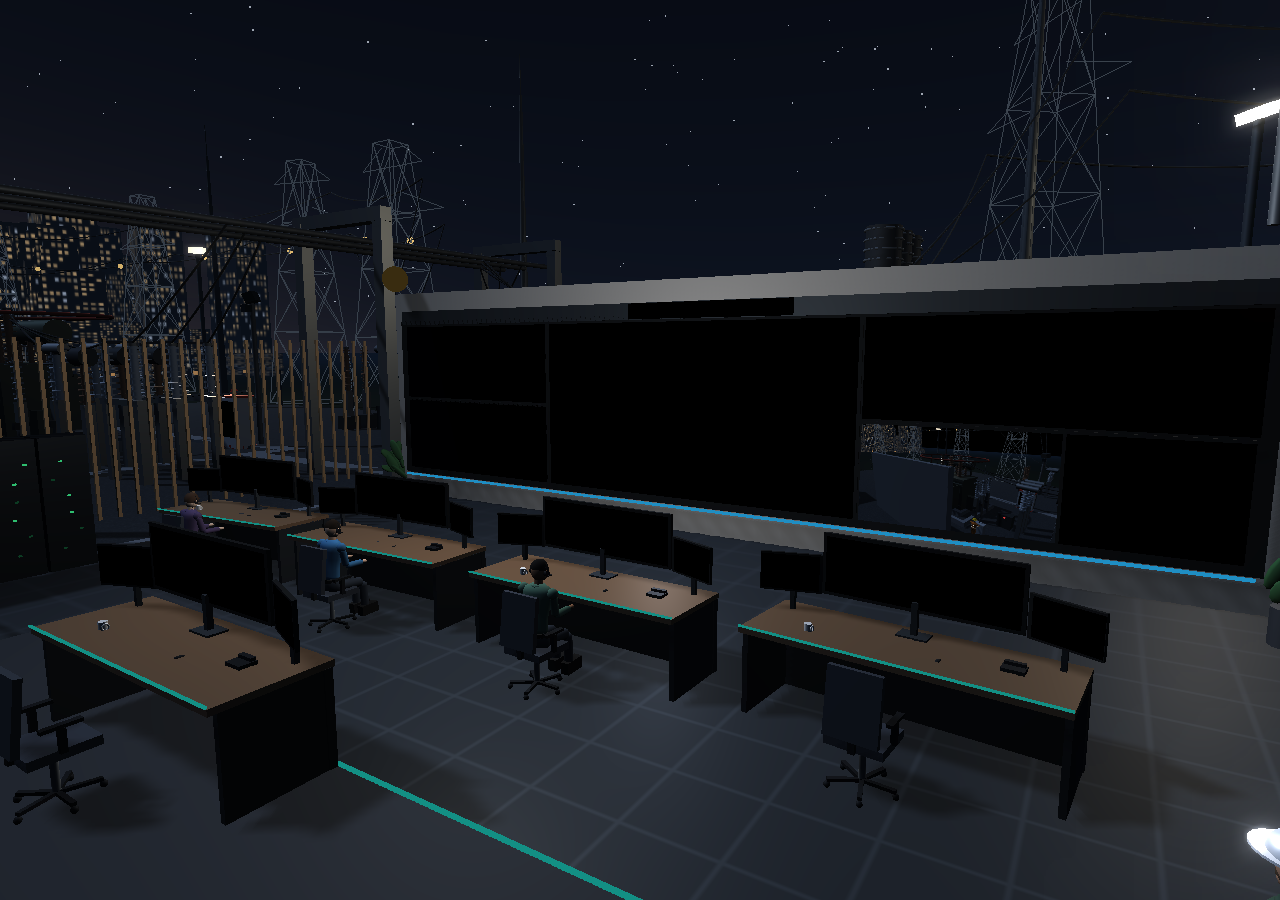
<file: twin-scene.html>
<!doctype html>
<html lang="en" dir="ltr">
<head>
<meta charset="utf-8"><meta name="robots" content="noindex,nofollow">
<meta name="viewport" content="width=device-width,initial-scale=1">
<title>CMS — Model-driven 3D View</title>
<style>
:root{
  --barH:66px;
  --glass:rgba(240,243,246,.84); --glass-2:rgba(250,251,252,.9); --ink:#16202b; --ink-2:#4d5a67; --ink-3:#7a8693;
  --line:rgba(22,32,43,.14); --track:rgba(22,32,43,.12);
  --auto:#1f8fc4; --cert:#6d7e8e; --op:#c98a06; --ok:#1f9a68; --crit:#d63c43; --status:#6c7885;
  --fa:"IBM Plex Sans","Segoe UI",Roboto,Arial,sans-serif; --en:"IBM Plex Sans","Segoe UI",Roboto,Arial,sans-serif;
  --page:#0a111c;
}
@media (prefers-color-scheme: dark){
  :root:not([data-theme="light"]){
    --glass:rgba(12,19,29,.78); --glass-2:rgba(18,27,39,.86); --ink:#e6ebf1; --ink-2:#a3afbc; --ink-3:#6f7c8a;
    --line:rgba(160,180,200,.16); --track:rgba(160,180,200,.14);
    --auto:#3ab0e2; --cert:#aebccb; --op:#f0ad1c; --ok:#35c287; --crit:#f0555b; --status:#94a1ae;
  }
}
:root[data-theme="dark"]{
  --glass:rgba(12,19,29,.78); --glass-2:rgba(18,27,39,.86); --ink:#e6ebf1; --ink-2:#a3afbc; --ink-3:#6f7c8a;
  --line:rgba(160,180,200,.16); --track:rgba(160,180,200,.14);
  --auto:#3ab0e2; --cert:#aebccb; --op:#f0ad1c; --ok:#35c287; --crit:#f0555b; --status:#94a1ae;
}
*{box-sizing:border-box}
html,body{margin:0;height:100%;overflow:hidden;background:var(--page);color:var(--ink);font-family:var(--fa)}
#stage{position:fixed;top:0;left:0;right:0;bottom:var(--barH)}
#stage canvas{display:block;width:100%;height:100%;touch-action:none}
.num{font-family:var(--en);font-variant-numeric:tabular-nums;direction:ltr;unicode-bidi:isolate}
.en{font-family:var(--en);direction:ltr;unicode-bidi:isolate}
.panel{background:var(--glass);border:1px solid var(--line);border-radius:10px;-webkit-backdrop-filter:blur(14px) saturate(1.2);backdrop-filter:blur(14px) saturate(1.2)}
button{font:inherit;color:inherit;background:transparent;border:0;cursor:pointer}
button:focus-visible,input:focus-visible{outline:2px solid var(--auto);outline-offset:2px;border-radius:6px}

/* top bar */
#top{position:fixed;top:14px;left:14px;right:14px;display:flex;align-items:stretch;gap:12px;pointer-events:none}
#top>*{pointer-events:auto}
#inc{display:flex;align-items:center;gap:14px;padding:10px 18px 10px 16px;flex:0 1 auto;min-width:0}
#sev{font-size:12.5px;font-weight:600;padding:4px 10px;border-radius:999px;color:#fff;background:var(--status);white-space:nowrap;transition:background .4s}
#sev[data-s="crit"]{background:var(--crit)} #sev[data-s="ctl"]{background:var(--op)} #sev[data-s="ok"]{background:var(--ok)}
#inc h1{margin:0;font-size:16px;font-weight:600;line-height:1.35;white-space:nowrap;overflow:hidden;text-overflow:ellipsis}
#inc p{margin:2px 0 0;font-size:12.5px;color:var(--ink-2)}
#clockBox{padding:8px 18px;display:flex;flex-direction:column;align-items:center;justify-content:center}
#clock{font-size:26px;font-weight:500;letter-spacing:.01em;line-height:1.1}
#clockBox small{font-size:11px;color:var(--ink-3);margin-top:2px}
#camBtn{padding:0 16px;font-size:13px;display:flex;align-items:center;gap:8px}
#camBtn i{width:8px;height:8px;border-radius:50%;background:var(--auto)}
#camBtn[data-free="1"] i{background:var(--ink-3)}

/* feed */
#feed{position:fixed;top:92px;right:14px;width:340px;max-height:calc(100vh - 240px);display:flex;flex-direction:column;overflow:hidden}
#feed h2,#ops h2{margin:0;padding:14px 16px 8px;font-size:13.5px;font-weight:600;color:var(--ink-2)}
#feedList{list-style:none;margin:0;padding:0 8px 10px;overflow:auto}
#feedList li{display:grid;grid-template-columns:auto 1fr;gap:3px 10px;padding:9px 8px;border-radius:7px;font-size:13px;line-height:1.7}
#feedList li+li{border-top:1px solid var(--line);border-radius:0}
#feedList li.fresh{animation:fresh 2.4s ease-out}
@keyframes fresh{0%{background:color-mix(in srgb,var(--auto) 22%,transparent)}100%{background:transparent}}
#feedList .t{font-size:11.5px;color:var(--ink-3);padding-top:2px}
#feedList .tag{display:inline-block;font-family:var(--en);font-size:11px;font-weight:600;padding:0 6px;border-radius:4px;margin-inline-end:6px;color:#fff;vertical-align:1px}
.k-auto{background:var(--auto)} .k-cert{background:var(--cert)} .k-status{background:var(--status)} .k-op{background:var(--op)}
#feedEmpty{margin:0;padding:4px 16px 16px;font-size:13px;color:var(--ink-3);line-height:1.7}

/* operators */
#ops{position:fixed;top:92px;left:14px;width:330px;max-height:calc(100vh - 240px);overflow:auto;padding-bottom:6px}
.opc{display:block;width:calc(100% - 16px);margin:0 8px 8px;text-align:left;padding:11px 12px 12px;border-radius:8px;border:1px solid var(--line);background:var(--glass-2);transition:border-color .3s}
.opc:hover{border-color:var(--ink-3)}
.opc[data-st="wait"]{border-color:var(--op);box-shadow:0 0 0 1px var(--op) inset}
.opc .hd{display:flex;align-items:center;gap:8px}
.opc .dot{width:10px;height:10px;border-radius:50%;flex:none}
.opc .nm{font-weight:600;font-size:14px}
.opc .loc{font-size:12px;color:var(--ink-3);margin-inline-start:auto}
.opc .task{margin:6px 0 7px;font-size:13px;line-height:1.75;color:var(--ink)}
.opc .st{font-size:11.5px;font-weight:600;padding:2px 8px;border-radius:999px;border:1px solid currentColor}
.opc[data-st="idle"] .st{color:var(--ink-3)} .opc[data-st="active"] .st{color:var(--auto)}
.opc[data-st="wait"] .st{color:var(--op)} .opc[data-st="done"] .st{color:var(--ok)}

/* bottom bar */
#bar{position:fixed;left:0;right:0;bottom:0;height:var(--barH);padding:0 max(16px,calc((100% - 1100px)/2));display:flex;gap:14px;align-items:center;border-radius:0;border-width:1px 0 0;background:var(--page);-webkit-backdrop-filter:none;backdrop-filter:none}
#bar .ctl .cb{color:#e6ebf1;border-color:rgba(160,180,200,.22)}
#bar .ctl{display:flex;gap:6px;flex:none}
.cb{width:38px;height:38px;border-radius:8px;border:1px solid var(--line);display:grid;place-items:center}
.cb:hover{border-color:var(--ink-3)}
.cb svg{width:16px;height:16px;fill:currentColor}
#speed{font-family:var(--en);font-size:12.5px;font-weight:600}
#tl{flex:1;min-width:0;direction:ltr;position:relative;padding-top:18px}
#phases{position:absolute;top:0;left:0;right:0;height:14px;font-size:11px;color:#8391a0;font-family:var(--fa)}
#phases span{position:absolute;top:0;white-space:nowrap;overflow:hidden;text-overflow:ellipsis;text-align:center}
#track{position:relative;height:30px}
#segs{position:absolute;top:12px;left:0;right:0;height:6px;border-radius:3px;background:var(--track);overflow:hidden}
#fill{position:absolute;top:0;left:0;bottom:0;background:var(--auto);opacity:.55}
#ticks{position:absolute;inset:0;pointer-events:none}
#ticks i{position:absolute;top:8px;width:2px;height:14px;border-radius:1px;transform:translateX(-1px)}
#ticks i.op{background:var(--op);height:18px;top:6px;width:3px}
#ticks i.auto{background:var(--auto);opacity:.8}
#ticks i.cert{background:var(--cert)}
#ticks i.status{background:var(--status);opacity:.7}
#scrub{position:absolute;inset:0;width:100%;margin:0;opacity:0;cursor:pointer}
#head{position:absolute;top:4px;width:3px;height:22px;background:var(--ink);border-radius:2px;transform:translateX(-1.5px);pointer-events:none}
#legend{display:flex;gap:12px;font-size:11.5px;color:var(--ink-3);margin-top:2px;flex-wrap:wrap}
#legend b{display:inline-block;width:10px;height:3px;border-radius:2px;margin-inline-end:5px;vertical-align:3px}

/* 3D overlays */
#ov{position:fixed;top:0;left:0;right:0;bottom:var(--barH);pointer-events:none;overflow:hidden}
.tag3{position:absolute;left:0;top:0;font-family:var(--en);font-size:11.5px;color:#dfe7ef;background:rgba(8,14,22,.62);border:1px solid rgba(160,180,200,.22);
  padding:2px 7px;border-radius:4px;white-space:nowrap;direction:ltr}
.tag3.role{font-size:12px;display:flex;align-items:center;gap:6px}
.tag3.role i{width:8px;height:8px;border-radius:50%}
.bub{position:absolute;left:0;top:0;max-width:260px;font-size:12.5px;line-height:1.65;color:#eef3f7;background:rgba(8,14,22,.86);
  border:1px solid rgba(160,180,200,.25);border-inline-start:3px solid var(--auto);border-radius:6px;padding:6px 10px;opacity:0;transition:opacity .35s}
.bub.k-cert{border-inline-start-color:#aebccb;background:rgba(8,14,22,.86)} .bub.k-op{border-inline-start-color:#f0ad1c;background:rgba(8,14,22,.86)}
.bub.k-status{border-inline-start-color:#94a1ae;background:rgba(8,14,22,.86)} .bub.k-auto{background:rgba(8,14,22,.86)}
.bub .tg{font-family:var(--en);font-weight:600;font-size:11px;color:#9fd6f2;margin-inline-end:6px}
.bub.k-op .tg{color:#f5c65d} .bub.k-cert .tg{color:#cfd9e2}
.bub:after{content:"";position:absolute;left:50%;bottom:-9px;width:1px;height:8px;background:rgba(220,230,240,.5)}
#glfail{display:none;position:fixed;inset:0;place-items:center;padding:24px;text-align:center;font-size:15px;line-height:1.9;color:#e6ebf1}
#hint{position:fixed;left:50%;bottom:calc(var(--barH) + 18px);transform:translateX(-50%);font-size:12px;color:#c3ccd6;background:rgba(8,14,22,.6);padding:5px 12px;border-radius:999px;transition:opacity .6s;pointer-events:none}

@media (max-width:1100px){ #feed{width:290px} #ops{width:280px} }
@media (max-width:860px){
  #top{top:8px;right:8px;left:8px;gap:8px} #inc{padding:8px 12px} #inc p{display:none} #inc h1{font-size:14px}
  #clock{font-size:20px} #clockBox{padding:6px 10px} #clockBox small{display:none} #camBtn span{display:none} #camBtn{padding:0 12px}
  #feed{top:auto;bottom:calc(var(--barH) + 112px);right:8px;left:8px;width:auto;max-height:84px}
  #feed h2{display:none} #feedList li:not(:first-child){display:none} #feedList{padding:4px 6px}
  #ops{top:auto;bottom:calc(var(--barH) + 8px);left:8px;right:8px;width:auto;max-height:none;display:flex;overflow-x:auto;padding:8px 0}
  #ops h2{display:none} .opc{flex:0 0 240px;width:240px;margin:0 4px}
  .opc .task{min-height:3.5em}
  :root{--barH:54px}
  #bar{padding:0 10px;gap:8px}
  #legend,#phases{display:none} #tl{padding-top:0}
  .cb{width:34px;height:34px}
  #hint{display:none}
  .bub{max-width:190px;font-size:11.5px}
}


#supply{margin-inline-start:auto;display:flex;align-items:center;gap:10px;padding:8px 14px 8px 10px}
#supply canvas{width:90px;height:22px;display:block}
#supply div{display:flex;flex-direction:column;line-height:1.25}
#supply b{font-size:11px;font-weight:600;color:var(--ink-3)}
#supTxt{font-size:15px;font-weight:700;color:var(--ok)}
#supSub{font-size:11px;color:var(--ink-2)}
#tlBadge{font-weight:600}
#tlBadge.lapse{color:var(--op)}
.k-good{background:var(--ok)}
.bub.k-good{border-left-color:#35c287} .bub.k-good .tg{color:#8fe3bd}
#summary{position:fixed;left:50%;top:calc(50% - var(--barH)/2);transform:translate(-50%,-50%);width:min(520px,calc(100% - 24px));max-height:calc(100vh - var(--barH) - 110px);overflow:auto;padding:20px 22px 16px;z-index:5}
#summary h2{margin:0 0 6px;font-size:19px}
#summary .lead{margin:0 0 12px;font-size:14px;line-height:1.55;color:var(--ink-2)}
#summary dl{display:grid;grid-template-columns:1fr auto;gap:6px 16px;margin:0 0 12px;font-size:14px}
#summary dt{color:var(--ink-2)} #summary dd{margin:0;font-weight:600;font-variant-numeric:tabular-nums;text-align:right}
#summary dd.g{color:var(--ok)}
#summary .foot{margin:0;font-size:12px;color:var(--ink-3)}
#sumClose{position:absolute;top:8px;right:10px;font-size:22px;line-height:1;width:32px;height:32px;color:var(--ink-2)}
@media (max-width:860px){ #supply canvas{display:none} #supply{padding:6px 10px} #supSub{display:none} body.clean #supply b{display:none} }


#flood{position:fixed;bottom:calc(var(--barH) + 16px);left:50%;transform:translateX(-50%);display:flex;align-items:center;gap:10px;padding:7px 14px;font-size:13.5px;z-index:4}
#flood[hidden]{display:none}
#floodBadge{font-size:11.5px;font-weight:700;letter-spacing:.06em;padding:3px 8px;border-radius:4px;background:var(--crit);color:#fff}
#flood.ok #floodBadge{background:var(--ok)}
#floodN{font-family:var(--en);font-size:20px;font-weight:700;font-variant-numeric:tabular-nums;color:var(--crit);min-width:44px;text-align:right}
#flood.ok #floodN{color:var(--ok)}
#floodTxt{color:var(--ink-2)}
@media (max-width:860px){#flood{bottom:calc(var(--barH) + 8px);font-size:12px;padding:5px 10px}#floodN{font-size:17px}}

/* clean view: animation only */
#infoBtn[aria-pressed="true"]{border-color:var(--auto);color:var(--auto)}
body.clean #feed, body.clean #ops, body.clean #hint, body.clean #inc p, body.clean #legend, body.clean #phases{display:none !important}
body.clean #tl{padding-top:0}

@media (max-width:860px){
  body.clean #inc h1{display:none}
  body.clean #inc{padding:6px 10px}
  body.clean .bub, body.clean .tag3:not(.role){display:none !important}
}
@media (prefers-reduced-motion: reduce){ #feedList li.fresh{animation:none} .bub{transition:none} }
</style>
<style>
:root{--barH:0px}#top,#feed,#ops,#summary,#flood,#hint,#bar{display:none!important}#ov{display:block!important}.bub,.tag3.role{display:none!important}.tag3{font-size:9px!important}
#stage{inset:0}#glfail{background:#101d28}
</style><script>window.addEventListener('error',()=>parent.postMessage({type:'cms-scene-error'},location.origin));</script></head>
<body class="clean">
<div id="stage"></div>
<div id="ov" aria-hidden="true"></div>

<header id="top">
  <div id="inc" class="panel">
    <span id="sev" data-s="norm">Normal</span>
    <div style="min-width:0">
      <h1>Transformer T2 fire</h1>
      <p>110 kV substation, night shift. AI-assisted emergency response with human approval.</p>
    </div>
  </div>
  <div id="supply" class="panel" title="City supply">
    <canvas id="spark" width="180" height="44"></canvas>
    <div><b>City supply</b><span id="supTxt">Uninterrupted</span><small id="supSub">0 customers affected</small></div>
  </div>
  <div id="clockBox" class="panel"><span id="clock" class="num">T+00:00.0</span><small id="tlBadge">Real time</small></div>
  <button id="camBtn" class="panel" data-free="0"><i></i><span id="camTxt">Cinematic camera</span></button>
</header>

<aside id="feed" class="panel" aria-live="polite">
  <h2>Automated action sequence</h2>
  <p id="feedEmpty">No events yet. The grid is in normal operation.</p>
  <ol id="feedList"></ol>
</aside>

<aside id="ops" class="panel">
  <h2>People and what each one handles</h2>
  <div id="opCards"></div>
</aside>

<div id="summary" class="panel" hidden>
  <button id="sumClose" aria-label="Close summary">×</button>
  <h2>Incident outcome</h2>
  <p class="lead">City supply stayed on. The technician reached hospital care and the fire was out, with every switching step approved by a person.</p>
  <dl id="sumList"></dl>
  <p class="foot">Simulated scenario. Times are from the scenario clock, not measurements.</p>
</div>

<div id="flood" class="panel" hidden><span id="floodBadge">ALARM FLOOD</span><b id="floodN">0</b><span id="floodTxt">raw alarms</span></div>
<div id="hint">Drag to look around. Use the info button to see the action feed and people.</div>

<footer id="bar" class="panel">
  <div class="ctl">
    <button class="cb" id="playBtn" aria-label="Play"><svg viewBox="0 0 16 16" id="playIco"><path d="M4 2.5v11l9-5.5z"/></svg></button>
    <button class="cb" id="restartBtn" aria-label="Restart"><svg viewBox="0 0 16 16"><path d="M8 2.5a5.5 5.5 0 1 1-5.2 3.7l1.4.5A4 4 0 1 0 8 4v2L4.5 3.25 8 .5z"/></svg></button>
    <button class="cb" id="speed" aria-label="Playback speed">1x</button>
    <button class="cb" id="infoBtn" aria-pressed="false" aria-label="Show action feed and people" title="Details"><svg viewBox="0 0 16 16"><path d="M8 1.5a6.5 6.5 0 1 0 0 13 6.5 6.5 0 0 0 0-13zm.9 10H7.1V7h1.8zM8 5.9A1.05 1.05 0 1 1 8 3.8a1.05 1.05 0 0 1 0 2.1z"/></svg></button>
  </div>
  <div id="tl">
    <div id="phases"></div>
    <div id="track">
      <div id="segs"><div id="fill"></div></div>
      <div id="ticks"></div>
      <div id="head"></div>
      <input id="scrub" type="range" min="0" max="62" step="0.05" value="0" aria-label="Scenario time">
    </div>
    <div id="legend"><span><b style="background:var(--auto)"></b>Automated action</span><span><b style="background:var(--op)"></b>Human approval</span><span><b style="background:var(--cert)"></b>ESD / protection, independent of AI</span><span><b style="background:var(--ok)"></b>Supply or safety secured</span></div>
  </div>
</footer>

<div id="glfail">WebGL is not available in this browser, so the 3D scene cannot be shown. Open it in Chrome, Edge, Firefox or Safari with hardware acceleration enabled.</div>

<script src="twin-camera.js"></script><script src="assets/vendor/three-r147/build/three.min.js"></script>
<script src="assets/vendor/three-r147/examples/js/controls/OrbitControls.js"></script>
<script src="assets/vendor/three-r147/examples/js/shaders/CopyShader.js"></script>
<script src="assets/vendor/three-r147/examples/js/shaders/LuminosityHighPassShader.js"></script>
<script src="assets/vendor/three-r147/examples/js/postprocessing/EffectComposer.js"></script>
<script src="assets/vendor/three-r147/examples/js/postprocessing/RenderPass.js"></script>
<script src="assets/vendor/three-r147/examples/js/postprocessing/ShaderPass.js"></script>
<script src="assets/vendor/three-r147/examples/js/postprocessing/UnrealBloomPass.js"></script>
<script>
(function(){
"use strict";
const $=s=>document.querySelector(s);
const REDUCED=window.matchMedia('(prefers-reduced-motion: reduce)').matches;
const V=(x,y,z)=>new THREE.Vector3(x,y,z);
const clamp=(v,a,b)=>Math.max(a,Math.min(b,v));
const sm=(a,b,x)=>{const t=clamp((x-a)/(b-a),0,1);return t*t*(3-2*t);};
const lerp=(a,b,t)=>a+(b-a)*t;
const TOTAL=62;

/* ================= scenario data ================= */
// playback time p (s) -> scenario clock (s after fault): real time until p=24, then time-lapse x60
const P0=5, TL=24, TLX=60;
const scn=p=>p<P0?0:p<=TL?p-P0:(TL-P0)+(p-TL)*TLX;
const EVENTS=[
 {t:5.00,k:'cert',tag:'ESD',txt:'Fault in T2. ESD tripped CB-T2 (HV and LV). Hardwired, independent of AI.',at:'esd'},
 {t:5.30,k:'good',tag:'Grid',txt:'T1 picked up the full load. City supply uninterrupted.',at:'town'},
 {t:5.60,k:'cert',tag:'ESD',txt:'Cooling stopped, oil drain valve open, N2 injection active.',at:'t2'},
 {t:6.00,k:'auto',tag:'Detection',txt:'4 detection services agree: computer vision, audio recognition, data processing, environmental sensors.',at:'t2'},
 {t:6.40,k:'auto',tag:'Vision',txt:'Person down in the T2 bay, detected on CCTV.',at:'tech'},
 {t:6.80,k:'auto',tag:'A5',txt:'Ambulance called: 1 casualty, burns, access via east gate.',at:'room'},
 {t:7.00,k:'auto',tag:'A2',txt:'Fire brigade called: transformer oil fire, T2 isolated by ESD.',at:'room'},
 {t:7.20,k:'auto',tag:'A6',txt:'Site PA evacuation. Field operator sent in from the upwind side.',at:'room'},
 {t:7.40,k:'auto',tag:'A4',txt:'National control centre alerted.',at:'ncc'},
 {t:7.60,k:'auto',tag:'RAG',txt:'Retrieving SOPs, ESD logic, topology and past incidents.',at:'room'},
 {t:9.80,k:'auto',tag:'Plan',txt:'Response plan drafted from 6 cited documents.',at:'room'},
 {t:11.2,k:'auto',tag:'Validation',txt:'Evidence sufficiency 0.53. More evidence requested.',at:'room'},
 {t:12.8,k:'auto',tag:'Validation',txt:'Second thermal view and DGA added. Sufficiency 0.94.',at:'room'},
 {t:14.2,k:'auto',tag:'Validation',txt:'Plan validated. 3 switching steps gated for human approval.',at:'room'},
 {t:16.2,k:'status',tag:'Rescue',txt:'Casualty conscious, arm burns. Rautek drag out of the hazard zone.',at:'tech'},
 {t:18.0,k:'auto',tag:'A3',txt:'DS-T2 opening, earth switch closing. T2 isolated.',at:'ds'},
 {t:21.0,k:'auto',tag:'A7',txt:'CB-R closed. Reserve line live.',at:'cbr'},
 {t:23.5,k:'good',tag:'A8',txt:'Load re-dispatched. T1 relieved, city supply still uninterrupted.',at:'town'},
 {t:25.0,k:'status',tag:'Rescue',txt:'Casualty at the collection point, upwind. Burns cooled, foil blanket.',at:'tech'},
 {t:31.5,k:'status',tag:'Medical',txt:'Ambulance parked facing the exit. Paramedics bring the trolley.',at:'amb'},
 {t:33.4,k:'status',tag:'Medical',txt:'ABCDE check, oxygen, burn dressings. ATMIST handover.',at:'tech'},
 {t:34.0,k:'status',tag:'Fire',txt:'Fire brigade on site. Hydrant connected.',at:'truck'},
 {t:37.0,k:'auto',tag:'A2',txt:'Isolation proof (DS-T2 open, earthed) sent to the fire officer.',at:'truck'},
 {t:37.2,k:'status',tag:'Fire',txt:'Boundary cooling on the firewall. Energised T1 kept at a safe distance.',at:'mon'},
 {t:38.3,k:'status',tag:'Fire',txt:'Isolation confirmed on site. Foam attack on the T2 bund fire.',at:'foam'},
 {t:39.6,k:'status',tag:'Medical',txt:'Casualty loaded. Ambulance leaves for the burns unit.',at:'amb'},
 {t:46.0,k:'good',tag:'Fire',txt:'Fire out. Cooling and thermal scan to prevent re-ignition.',at:'t2'},
 {t:49.5,k:'status',tag:'Field',txt:'Isolation verified on site. Lock-out tag-out applied.',at:'ds'},
 {t:53.0,k:'auto',tag:'A9',txt:'Regulatory report drafted.',at:'room'},
 {t:55.0,k:'auto',tag:'A10',txt:'Post-mortem drafted with full audit trail.',at:'room'},
];
const APPROVALS=[
 {t:17.5,role:'disp',tag:'A3',txt:'Dispatcher approved T2 isolation with MFA.'},
 {t:20.5,role:'sup', tag:'A7',txt:'Shift supervisor approved the reserve line.'},
 {t:22.8,role:'ncc', tag:'A8',txt:'National control approved the load re-dispatch.'},
];
const ROLES=[
 {id:'disp',name:'SCADA dispatcher',loc:'Control room',color:'#4fb3e8',tasks:[
   [0,'Monitoring the grid on night shift.','idle'],
   [5.1,'Acknowledges the ESD trip. Confirms T1 is carrying the city load.','active'],
   [7.6,'Reviews the retrieved documents and the drafted plan.','active'],
   [15.0,'A3 on console: isolate T2 (DS-T2 open, earth switch closed).','wait'],
   [17.5,'Approved A3 with MFA.','done'],
   [18.2,'Confirms DS-T2 open and T2 earthed on SCADA.','active'],
   [24.0,'Monitors T1 loading and the reserve line.','active'],
   [54.0,'Reviews and signs the post-mortem.','active']]},
 {id:'sup',name:'Shift supervisor',loc:'Control room',color:'#f0ad1c',tasks:[
   [0,'Standby in the shift office.','idle'],
   [6.0,'Takes incident command in the control room.','active'],
   [7.1,'Notified: ambulance and fire brigade already called.','active'],
   [18.5,'A7 on console: close CB-R and energise the reserve line.','wait'],
   [20.5,'Approved A7.','done'],
   [21.3,'Coordinates the load re-dispatch with national control.','active'],
   [31.0,'Liaises with the paramedics and the fire officer by radio.','active'],
   [52.0,'Reviews the regulatory report.','active']]},
 {id:'field',name:'Field operator',loc:'Substation yard',color:'#35c287',tasks:[
   [0,'Standby in the control building.','idle'],
   [7.2,'Takes first-aid kit and radio. Approaches from the upwind side.','active'],
   [16.2,'Checks the casualty, then Rautek drag out of the hazard zone.','active'],
   [25.0,'Cools the burns and covers with a foil blanket at the collection point.','active'],
   [33.2,'ATMIST handover to the paramedics.','active'],
   [36.6,'Confirms isolation and earthing to the fire officer.','active'],
   [38.4,'Stands by with the fire officer at the command point.','active'],
   [47.5,'Verifies isolation on site and applies lock-out tag-out.','active'],
   [51.0,'Field report logged.','done']]},
 {id:'tech',name:'Technician',loc:'T2 bay',color:'#ff7b54',tasks:[
   [0,'Routine maintenance at the T2 marshalling box.','idle'],
   [5.0,'Knocked down by the arc flash.','wait'],
   [16.2,'Conscious. Dragged clear by the field operator.','active'],
   [25.0,'First aid at the collection point.','active'],
   [33.2,'Oxygen and burn dressings from the paramedics.','active'],
   [39.6,'On the way to the burns unit.','done']]},
 {id:'ncc',name:'National control',loc:'Remote',color:'#b58cf0',tasks:[
   [0,'Monitoring the national grid.','idle'],
   [7.4,'Incident alert received.','active'],
   [21.2,'A8: re-dispatch load to relieve T1.','wait'],
   [22.8,'Approved A8.','done'],
   [23.5,'Monitors grid stability.','active']]},
];
const QK=[[0,0],[3.5,5],[9,6.8],[13,8.2],[19,11],[26,14.4],[33,18],[38,21],[43,24],[50,46],[56,56.5],[62,62]], QTOTAL=62;
function qToP(q){for(let i=1;i<QK.length;i++){if(q<=QK[i][0]){const [a0,b0]=QK[i-1],[a1,b1]=QK[i];return b0+(q-a0)/(a1-a0)*(b1-b0);}}return 62;}
function pToQ(p){for(let i=1;i<QK.length;i++){if(p<=QK[i][1]){const [a0,b0]=QK[i-1],[a1,b1]=QK[i];return a0+(p-b0)/(b1-b0)*(a1-a0);}}return QTOTAL;}
const PHASES=[[0,5,'Normal'],[5,7.6,'ESD'],[7.6,14.2,'RAG + validation'],[14.2,24,'Approvals'],[24,46,'Field (time-lapse)'],[46,62,'Recovery']];
const ST_TXT={idle:'Standby',active:'In progress',wait:'Needs attention',done:'Done'};

/* ================= renderer ================= */
let renderer;
try{ renderer=new THREE.WebGLRenderer({antialias:true,powerPreference:'high-performance'}); }catch(e){ $('#glfail').style.display='grid'; parent.postMessage({type:'cms-scene-error'},location.origin); window.addEventListener('message',e=>{if(e.source===parent&&e.origin===location.origin&&e.data?.type==='cms-twin-ping')parent.postMessage({type:'cms-scene-error'},location.origin);}); return; }
const DPR=Math.min(window.devicePixelRatio||1,1.25);
renderer.setPixelRatio(DPR);
renderer.shadowMap.enabled=true; renderer.shadowMap.type=THREE.PCFSoftShadowMap;
$('#stage').appendChild(renderer.domElement);
const scene=new THREE.Scene();
scene.fog=new THREE.FogExp2(0x0b1422,0.0065);
const camera=new THREE.PerspectiveCamera(40,1,0.25,900);
camera.position.set(60,30,62);
const controls=new THREE.OrbitControls(camera,renderer.domElement);
controls.enableDamping=true; controls.dampingFactor=.08; controls.maxPolarAngle=Math.PI*.49; controls.minDistance=3; controls.maxDistance=260;
controls.enabled=false;

let composer=null, bloom=null;
try{
  composer=new THREE.EffectComposer(renderer);
  composer.addPass(new THREE.RenderPass(scene,camera));
  bloom=new THREE.UnrealBloomPass(new THREE.Vector2(512,512),0.75,0.5,0.82);
  composer.addPass(bloom);
}catch(e){ composer=null; }

/* ================= helpers ================= */
function mesh(geo,mat,x,y,z,parent){const m=new THREE.Mesh(geo,mat);m.position.set(x||0,y||0,z||0);(parent||scene).add(m);return m;}
function box(w,h,d,mat,x,y,z,p){return mesh(new THREE.BoxGeometry(w,h,d),mat,x,y+h/2,z,p);}
function cyl(r,h,mat,x,y,z,p,seg){return mesh(new THREE.CylinderGeometry(r,r,h,seg||14),mat,x,y+h/2,z,p);}
function canvasTex(w,h,draw){const c=document.createElement('canvas');c.width=w;c.height=h;const x=c.getContext&&c.getContext('2d');if(x)draw(x,w,h);const t=new THREE.CanvasTexture(c);t.userData={c,x};return t;}
function std(color,o){return new THREE.MeshStandardMaterial(Object.assign({color,roughness:.7,metalness:.2},o||{}));}
function wire(a,b,sag,mat,r){const m=a.clone().lerp(b,.5);m.y-=sag;const c=new THREE.QuadraticBezierCurve3(a,m,b);const t=new THREE.Mesh(new THREE.TubeGeometry(c,24,r||.035,5,false),mat);t.userData.noShadow=true;scene.add(t);return c;}

const MAT={
  steel:std(0x7f8a95,{metalness:.55,roughness:.45}), galv:std(0x8d979f,{metalness:.6,roughness:.5}),
  dark:std(0x2d3339,{metalness:.4,roughness:.6}), concrete:std(0x5d6268,{roughness:.95,metalness:0}),
  porcelain:std(0x6e4a36,{roughness:.35,metalness:.05}), polymer:std(0x8e979f,{roughness:.5,metalness:0}),
  cond:std(0x5d656d,{metalness:.7,roughness:.4}), black:std(0x121416,{roughness:.8}),
};

/* ================= sky, ground ================= */
const sky=new THREE.Mesh(new THREE.SphereGeometry(700,32,16),new THREE.ShaderMaterial({side:THREE.BackSide,depthWrite:false,fog:false,
  uniforms:{},vertexShader:'varying vec3 vP;void main(){vP=normalize(position);gl_Position=projectionMatrix*modelViewMatrix*vec4(position,1.);}',
  fragmentShader:'varying vec3 vP;void main(){float h=clamp(vP.y,0.,1.);vec3 top=vec3(.012,.02,.045);vec3 hor=vec3(.07,.1,.16);vec3 c=mix(hor,top,pow(h,.45));'+
  'float city=pow(max(0.,dot(normalize(vec3(-1.,0.,0.)),normalize(vec3(vP.x,0.,vP.z)))),6.)*pow(1.-h,8.);c+=vec3(.2,.12,.06)*city;gl_FragColor=vec4(c,1.);}'}));
sky.userData.noShadow=true; scene.add(sky);
{ const n=1600,p=new Float32Array(n*3); for(let i=0;i<n;i++){const u=Math.random()*Math.PI*2,v=Math.acos(Math.random()*.92);p[i*3]=Math.sin(v)*Math.cos(u)*650;p[i*3+1]=Math.cos(v)*650;p[i*3+2]=Math.sin(v)*Math.sin(u)*650;}
  const g=new THREE.BufferGeometry();g.setAttribute('position',new THREE.BufferAttribute(p,3));
  const s=new THREE.Points(g,new THREE.PointsMaterial({color:0xcfd8e6,size:1.3,sizeAttenuation:false,transparent:true,opacity:.75,fog:false,depthWrite:false}));scene.add(s); }

scene.add(new THREE.HemisphereLight(0x2c3f60,0x0a0d10,.7));
const moon=new THREE.DirectionalLight(0x9fb6de,.55); moon.position.set(-60,90,40); moon.castShadow=true;
moon.shadow.mapSize.set(2048,2048); Object.assign(moon.shadow.camera,{left:-50,right:50,top:50,bottom:-50,near:10,far:260}); moon.shadow.bias=-.0006;
scene.add(moon);

const ground=mesh(new THREE.PlaneGeometry(1400,1400),std(0x0c120f,{roughness:1,metalness:0}),0,-.02,0); ground.rotation.x=-Math.PI/2; ground.receiveShadow=true; ground.userData.noCast=true;
const gravelTex=canvasTex(256,256,(x,w,h)=>{x.fillStyle='#3a3f44';x.fillRect(0,0,w,h);for(let i=0;i<6000;i++){const v=40+Math.random()*60|0;x.fillStyle=`rgb(${v},${v+2},${v+5})`;x.fillRect(Math.random()*w,Math.random()*h,1.6,1.6);}});
gravelTex.wrapS=gravelTex.wrapT=THREE.RepeatWrapping;gravelTex.anisotropy=8; gravelTex.repeat.set(18,12);
const pad=mesh(new THREE.PlaneGeometry(66,46),std(0x8a9096,{map:gravelTex,roughness:1,metalness:0}),0,0,0); pad.rotation.x=-Math.PI/2; pad.receiveShadow=true; pad.userData.noCast=true;
const roadTex=canvasTex(128,512,(x,w,h)=>{x.fillStyle='#1d2023';x.fillRect(0,0,w,h);for(let i=0;i<2500;i++){const v=25+Math.random()*25|0;x.fillStyle=`rgb(${v},${v},${v+2})`;x.fillRect(Math.random()*w,Math.random()*h,1,1);}x.fillStyle='#b9a45c';for(let y=0;y<h;y+=64)x.fillRect(w/2-2,y,4,32);});
roadTex.wrapS=roadTex.wrapT=THREE.RepeatWrapping;roadTex.anisotropy=8;let roadY=.035;
function road(x0,z0,x1,z1,wd){const len=Math.hypot(x1-x0,z1-z0);const t=roadTex.clone();t.needsUpdate=true;t.repeat.set(1,len/12);t.anisotropy=8;
  const m=mesh(new THREE.PlaneGeometry(wd,len),std(0xffffff,{map:t,roughness:.9,metalness:0,polygonOffset:true,polygonOffsetFactor:-2,polygonOffsetUnits:-2}),(x0+x1)/2,roadY,(z0+z1)/2);roadY+=.012;m.rotation.x=-Math.PI/2;m.rotation.z=Math.atan2(x1-x0,z1-z0);m.receiveShadow=true;m.userData.noCast=true;}
road(160,16,33,16,7); road(33,16,6,16,6); road(8,16,4,5,5);

/* fence */
const linkTex=canvasTex(64,64,(x,w,h)=>{x.clearRect(0,0,w,h);x.strokeStyle='rgba(200,210,220,1)';x.lineWidth=1.4;x.beginPath();x.moveTo(0,0);x.lineTo(w,h);x.moveTo(w,0);x.lineTo(0,h);x.stroke();});
linkTex.wrapS=linkTex.wrapT=THREE.RepeatWrapping;
function fence(x0,z0,x1,z1){const len=Math.hypot(x1-x0,z1-z0);const t=linkTex.clone();t.needsUpdate=true;t.repeat.set(len/.9,2.4/.9);
  const m=mesh(new THREE.PlaneGeometry(len,2.4),new THREE.MeshStandardMaterial({map:t,color:0x7b858f,transparent:true,alphaTest:.35,side:THREE.DoubleSide,metalness:.5,roughness:.5}),(x0+x1)/2,1.2,(z0+z1)/2);
  m.rotation.y=-Math.atan2(z1-z0,x1-x0); m.userData.noShadow=true;
  const n=Math.max(1,Math.round(len/4));for(let i=0;i<=n;i++){cyl(.05,2.6,MAT.galv,lerp(x0,x1,i/n),0,lerp(z0,z1,i/n));}}
fence(-32,-22,32,-22); fence(-32,22,32,22); fence(-32,-22,-32,22); fence(32,-22,32,13); fence(32,19,32,22);

/* floodlights */
const lampMat=new THREE.MeshBasicMaterial({color:0xfff1d6});
[[-30,-20],[30,-20],[-30,20],[28,21]].forEach(([x,z],i)=>{cyl(.14,11,MAT.galv,x,0,z);const l=box(1.1,.35,.6,lampMat,x,11,z);l.lookAt(0,0,0);
  if(i<2){const pl=new THREE.PointLight(0xffe2b8,.55,60,2);pl.position.set(x,10.5,z);scene.add(pl);}});
/* ================= equipment ================= */
function insulator(x,y,z,h,r,mat,p){ // porcelain stack
  cyl(r*.55,h,mat,x,y,z,p,10);
  const n=Math.max(4,Math.round(h/.18)); for(let k=0;k<n;k++) cyl(r,.05,mat,x,y+.08+k*(h-.16)/(n-1),z,p,14);
  cyl(r*.7,.1,MAT.galv,x,y+h,z,p,10);
}
function transformer(x,z,withFire){
  const g=new THREE.Group(); g.position.set(x,0,z); scene.add(g);
  const tank=std(0x46524b,{metalness:.5,roughness:.5,emissive:0x000000});
  // bund
  [[0,-2.7,7,.3],[0,2.7,7,.3]].forEach(([bx,bz,w,d])=>box(w,.45,d,MAT.concrete,bx,0,bz,g));
  [[-3.35,0],[3.35,0]].forEach(([bx,bz])=>box(.3,.45,5.1,MAT.concrete,bx,0,bz,g));
  box(4.6,.4,3.2,MAT.concrete,0,0,0,g);
  box(4.0,3.0,2.3,tank,0,.4,0,g);
  box(4.2,.14,2.5,tank,0,3.4,0,g);
  for(const s of [1,-1]){ for(let i=0;i<7;i++) box(.07,2.3,.85,tank,-1.65+i*.55,.7,s*1.62,g);
    const hp=mesh(new THREE.CylinderGeometry(.07,.07,4,8),tank,0,3.05,s*1.25,g);hp.rotation.z=Math.PI/2;
    const lp=mesh(new THREE.CylinderGeometry(.07,.07,4,8),tank,0,.85,s*1.25,g);lp.rotation.z=Math.PI/2; }
  const fans=[];for(const s of [1,-1])for(const fx of [-.9,.9]){const f=new THREE.Group();f.position.set(fx,1.9,s*2.12);g.add(f);
    mesh(new THREE.TorusGeometry(.36,.035,6,24),MAT.dark,0,0,0,f);const hub=new THREE.Group();f.add(hub);
    for(let b=0;b<4;b++){const bl=mesh(new THREE.BoxGeometry(.3,.09,.02),MAT.galv,Math.cos(b*Math.PI/2)*.16,Math.sin(b*Math.PI/2)*.16,0,hub);bl.rotation.z=b*Math.PI/2;bl.rotation.x=.35;}
    fans.push(hub);}
  for(let i=0;i<3;i++) insulator(-1.1+i*1.1,3.55,.45,2.0,.24,MAT.porcelain,g);
  for(let i=0;i<3;i++) insulator(-1.1+i*1.1,3.55,-.55,.9,.16,MAT.porcelain,g);
  const cons=mesh(new THREE.CylinderGeometry(.5,.5,3.0,18),tank,.2,4.75,-.9,g); cons.rotation.z=Math.PI/2;
  box(.12,1.2,.12,tank,-1.1,3.5,-.9,g); box(.12,1.2,.12,tank,1.5,3.5,-.9,g);
  box(.8,1.4,.5,tank,2.45,.4,.2,g);
  return {g,tank,fans,hv:[0,1,2].map(i=>V(x-1.1+i*1.1,5.62,z+.45))};
}
const T2=transformer(-10,-2,true);
const T1=transformer(-10,10,false);
box(9,5.5,.4,MAT.concrete,-10,0,4);   // firewall
// deluge ring around T2
const pipeMat=std(0xa33a2f,{metalness:.4,roughness:.5});
const ring=mesh(new THREE.TorusGeometry(3.3,.07,8,48),pipeMat,-10,5.4,-2); ring.rotation.x=Math.PI/2;
cyl(.08,5.4,pipeMat,-13.3,0,-2);
const NOZ=[]; for(let i=0;i<14;i++){const a=i/14*Math.PI*2;NOZ.push(V(-10+Math.cos(a)*3.3,5.35,-2+Math.sin(a)*3.3));}

function breaker(x,z){
  box(1.1,1.2,.8,MAT.dark,x-1.2,0,z);
  const lamp=new THREE.MeshBasicMaterial({color:0xd33b3b}); mesh(new THREE.SphereGeometry(.08,10,8),lamp,x-1.2,1.0,z+.42);
  const tops=[];
  for(let p=0;p<3;p++){const zp=z-1.1+p*1.1; box(.28,2.4,.28,MAT.galv,x,0,zp); insulator(x,2.4,zp,1.5,.22,MAT.polymer);
    const h=mesh(new THREE.CylinderGeometry(.19,.19,1.2,12),MAT.galv,x,4.1,zp);h.rotation.z=Math.PI/2; tops.push([V(x-.6,4.1,zp),V(x+.6,4.1,zp)]);}
  return {lamp,tops};
}
function disconnector(x,z){
  const blades=[],earths=[],pts=[];
  for(let p=0;p<3;p++){const zp=z-1.1+p*1.1;
    box(2.4,.18,.3,MAT.galv,x,2.4,zp); box(.26,2.4,.26,MAT.galv,x-1,0,zp); box(.26,2.4,.26,MAT.galv,x+1,0,zp);
    insulator(x-.9,2.58,zp,1.6,.2,MAT.polymer); insulator(x+.9,2.58,zp,1.6,.2,MAT.polymer);
    const pv=new THREE.Group(); pv.position.set(x-.9,4.3,zp); scene.add(pv); box(1.85,.07,.07,MAT.cond,.92,-.035,0,pv); blades.push(pv);
    const ev=new THREE.Group(); ev.position.set(x+1.28,2.62,zp); scene.add(ev); box(.06,1.65,.06,MAT.galv,0,0,0,ev); ev.rotation.z=-1.45; earths.push(ev);
    pts.push([V(x-.9,4.3,zp),V(x+.9,4.3,zp)]);}
  return {blades,earths,pts};
}
const CBT2=breaker(-3.2,-2), DST2=disconnector(1.2,-2);
const CBT1=breaker(-3.2,10), DST1=disconnector(1.2,10);
const CBR=breaker(13,-11);
// bus gantry
[-13,-5,5,13].forEach(z=>{box(.4,8,.4,MAT.galv,4.6,0,z);box(.4,8,.4,MAT.galv,8.4,0,z);box(4.2,.4,.4,MAT.galv,6.5,7.8,z);});
const BUSX=[5.4,6.5,7.6];
BUSX.forEach(bx=>{const b=mesh(new THREE.CylinderGeometry(.09,.09,27,10),MAT.cond,bx,7.3,0);b.rotation.x=Math.PI/2;});
const condMat=std(0x4c535a,{metalness:.7,roughness:.45});
function phaseWires(from,to,sag){for(let p=0;p<3;p++) wire(from[p],to[p],sag,condMat);}
phaseWires(T2.hv,CBT2.tops.map(t=>t[0]),.5);
phaseWires(CBT2.tops.map(t=>t[1]),DST2.pts.map(t=>t[0]),.2);
phaseWires(DST2.pts.map(t=>t[1]),[0,1,2].map(p=>V(BUSX[p],7.3,-3.1+p*1.1)),.3);
phaseWires(T1.hv,CBT1.tops.map(t=>t[0]),.5);
phaseWires(CBT1.tops.map(t=>t[1]),DST1.pts.map(t=>t[0]),.2);
phaseWires(DST1.pts.map(t=>t[1]),[0,1,2].map(p=>V(BUSX[p],7.3,8.9+p*1.1)),.3);
phaseWires([0,1,2].map(p=>V(BUSX[p],7.3,-12.1+p*1.1)),CBR.tops.map(t=>t[0]),.4);

/* ---- additional bay equipment ---- */
const greyIns=std(0x9aa3ab,{roughness:.45});
function arrester(x,z){box(.3,2.2,.3,MAT.galv,x,0,z);insulator(x,2.2,z,1.5,.17,greyIns);mesh(new THREE.TorusGeometry(.3,.03,6,20),MAT.galv,x,3.55,z).rotation.x=Math.PI/2;box(.25,.25,.15,MAT.dark,x,1.2,z+.2);}
function ct(x,z){box(.3,2.3,.3,MAT.galv,x,0,z);insulator(x,2.3,z,1.3,.2,MAT.porcelain);const h=mesh(new THREE.CylinderGeometry(.3,.3,.8,16),MAT.dark,x,3.85,z);h.rotation.z=Math.PI/2;}
function cvt(x,z){box(.8,.7,.8,MAT.dark,x,0,z);box(.3,1.3,.3,MAT.galv,x,.7,z);insulator(x,2.0,z,2.1,.2,MAT.porcelain);}
function lineTrap(x,y,z){const g=new THREE.Group();g.position.set(x,y,z);scene.add(g);cyl(.45,1.2,std(0x3b4046,{metalness:.5}),0,-.6,0,g,20);
  for(let k=0;k<5;k++)mesh(new THREE.TorusGeometry(.47,.035,6,24),MAT.galv,0,-.5+k*.25,0,g).rotation.x=Math.PI/2;}
function bayPhases(z){return [0,1,2].map(p=>z-1.1+p*1.1);}
// T2 / T1 bays: surge arresters at the transformer, CTs between CB and DS
bayPhases(-2).forEach(zp=>{arrester(-6.6,zp);ct(-1.25,zp);});
bayPhases(10).forEach(zp=>{arrester(-6.6,zp);ct(-1.25,zp);});
// feeder A and B bays
const CBFA=breaker(-3.2,-15.5), DSFA=disconnector(2.0,-15.5); bayPhases(-15.5).forEach(zp=>{ct(-1.1,zp);cvt(-6.2,zp);});
const CBFB=breaker(-3.2,17.5), DSFB=disconnector(2.0,17.5); bayPhases(17.5).forEach(zp=>{ct(-1.1,zp);cvt(-6.2,zp);});
phaseWires([0,1,2].map(p=>V(BUSX[p],7.3,-12.1-p*.0)),DSFA.pts.map(t=>t[1]),.4);
phaseWires(DSFA.pts.map(t=>t[0]),CBFA.tops.map(t=>t[1]),.2);
phaseWires([0,1,2].map(p=>V(BUSX[p],7.3,12.1)),DSFB.pts.map(t=>t[1]),.4);
phaseWires(DSFB.pts.map(t=>t[0]),CBFB.tops.map(t=>t[1]),.2);
// reserve bay: CT, line disconnector, CVT, line trap
const DSR=disconnector(18.2,-11); bayPhases(-11).forEach(zp=>{ct(15.4,zp);cvt(21.6,zp);});
DSR.blades.forEach(b=>b.rotation.z=0);
bayPhases(-11).forEach(zp=>lineTrap(21.6,6.6,zp+.0));
phaseWires(CBR.tops.map(t=>t[1]),DSR.pts.map(t=>t[0]),.25);
const trapPts=bayPhases(-11).map(zp=>V(21.6,5.4,zp));
phaseWires(DSR.pts.map(t=>t[1]),trapPts,.2);
// lightning masts
[[-26,-19],[24,-19],[-26,19],[22,19],[0,-21]].forEach(([x,z])=>{mesh(new THREE.CylinderGeometry(.08,.28,17,8),MAT.galv,x,8.5,z);cyl(.03,2,MAT.galv,x,17,z);});
// relay kiosks, cable trenches, station service transformer
const kioskM=std(0xbfc5ca,{roughness:.8});
[[-20,-9,0],[9.5,-17.5,0],[-19,6,0]].forEach(([x,z])=>{box(3.2,2.6,2.2,kioskM,x,0,z);box(.9,1.9,.05,MAT.dark,x+.8,0,z+1.12);box(.8,.6,.35,MAT.galv,x-1,1.6,z+1.2);
  const l=new THREE.MeshBasicMaterial({color:0x2fbf71});mesh(new THREE.SphereGeometry(.06,8,6),l,x+1.35,2.2,z+1.13);});
const trenchM=std(0x6a7076,{roughness:1});
[[-20,-7.7,-1,-7.7],[-1,-7.7,-1,14],[-1,14,10.5,14],[9.5,-16,9.5,-6],[9.5,-6,-1,-6]].forEach(([x0,z0,x1,z1])=>{const L=Math.hypot(x1-x0,z1-z0)+.8;const b=box(x0===x1?.8:L,.12,x0===x1?L:.8,trenchM,(x0+x1)/2,0,(z0+z1)/2);b.userData.noCast=true;});
box(1.6,1.4,1.2,std(0x46524b,{metalness:.4}),-22,0,15.5);for(let i=0;i<4;i++)box(.05,1,.5,std(0x46524b),-22.6+i*.4,.2,16.2);
// detection sensors around T2: thermal/CCTV mast, acoustic array, gas detector
cyl(.1,6,MAT.galv,-3.5,0,-8);const cam=box(.8,.4,.4,MAT.dark,-3.5,6,-8);cam.lookAt(-10,3,-2);box(.3,.3,.3,std(0x223344,{metalness:.8}),-3.5,5.6,-7.75);
cyl(.05,1.6,MAT.galv,-13.5,0,1.8);mesh(new THREE.SphereGeometry(.2,12,8),MAT.dark,-13.5,1.75,1.8);
box(.4,.5,.3,std(0xe0c030),-13.8,.5,-4.4);cyl(.04,.5,MAT.galv,-13.8,0,-4.4);

/* ---- ESD cabinet, N2 fire-prevention system, marshalling box ---- */
const esdFrame=std(0xb3261e,{roughness:.5});
box(1.5,2.1,.7,std(0xc9ced3,{roughness:.6}),-4.2,0,-7.4); box(1.56,.08,.76,esdFrame,-4.2,2.1,-7.4); box(1.56,.12,.76,esdFrame,-4.2,0,-7.4);
const ESDTEX=canvasTex(512,640,()=>{});ESDTEX.anisotropy=4;
const esdPanel=mesh(new THREE.PlaneGeometry(1.2,1.5),new THREE.MeshBasicMaterial({map:ESDTEX,toneMapped:false}),-4.2,1.2,-7.04); esdPanel.userData.noShadow=true;
const esdBeacon=new THREE.MeshBasicMaterial({color:0x401010}); mesh(new THREE.SphereGeometry(.14,12,8),esdBeacon,-4.2,2.35,-7.4);
box(1.1,1.8,.7,std(0xd8dde1,{roughness:.6}),-14.3,0,-5.8);
for(let i=0;i<3;i++){cyl(.16,1.5,std(0x3d7a4a,{metalness:.4,roughness:.4}),-15.2,0,-6.4+i*.4);}
const n2Lamp=new THREE.MeshBasicMaterial({color:0x203020}); mesh(new THREE.SphereGeometry(.07,8,6),n2Lamp,-14.3,1.5,-5.44);
wire(V(-14.3,1.2,-5.4),V(-12,.7,-3.6),.2,MAT.galv,.04);
box(.8,1.2,.4,std(0x9aa3ab,{roughness:.6}),-5.2,0,1.0); cyl(.04,.4,MAT.galv,-5.2,1.2,1.0);
box(.45,.25,.3,std(0x9b2c1c),-4.6,0,1.9);

/* lattice towers */
const towerMat=new THREE.LineBasicMaterial({color:0x3f4852,transparent:true,opacity:.9});
function tower(x,z,h,rot){
  const pts=[],seg=(a,b)=>{pts.push(a,b);};
  const lv=[0,h*.3,h*.55,h*.75,h];const wAt=y=>lerp(2.2,.7,y/h);
  const corner=(y,i)=>{const w=wAt(y);const c=[[-1,-1],[1,-1],[1,1],[-1,1]][i];return V(c[0]*w,y,c[1]*w);};
  for(let l=0;l<lv.length;l++){for(let i=0;i<4;i++){seg(corner(lv[l],i),corner(lv[l],(i+1)%4)); if(l<lv.length-1){seg(corner(lv[l],i),corner(lv[l+1],i)); seg(corner(lv[l],i),corner(lv[l+1],(i+1)%4)); seg(corner(lv[l],(i+1)%4),corner(lv[l+1],i));}}}
  const arms=[h*.75,h*.92],tips=[];
  arms.forEach((y,k)=>{const L=k?2.6:4.2;seg(V(-L,y,0),V(L,y,0));seg(V(-L,y,0),V(-.8,y+1.2,0));seg(V(L,y,0),V(.8,y+1.2,0));});
  const g=new THREE.LineSegments(new THREE.BufferGeometry().setFromPoints(pts),towerMat);g.position.set(x,0,z);g.rotation.y=rot||0;scene.add(g);
  const loc=[V(-4.2,h*.75-.9,0),V(4.2,h*.75-.9,0),V(2.6,h*.92-.9,0)];
  return loc.map(v=>v.applyAxisAngle(V(0,1,0),rot||0).add(V(x,0,z)));
}
function line(towers,sag){const curves=[];for(let i=0;i<towers.length-1;i++){for(let p=0;p<3;p++){const c=wire(towers[i][p],towers[i+1][p],sag,condMat,.05);if(p===1)curves.push(c);}}return curves;}
const resT=[tower(24,-24,18,-.9),tower(44,-40,20,-.9),tower(66,-56,20,-.9),tower(90,-72,20,-.9)];
phaseWires(trapPts,resT[0],1.2);
const resCurves=line(resT,1.8);
const faT=[tower(-10,-21,16,0),tower(-26,-26,18,.25),tower(-50,-26,18,.1),tower(-74,-22,18,0)];
phaseWires(CBFA.tops.map(t=>t[0]),faT[0],1.2);
const faCurves=line(faT,1.8);
const fbT=[tower(-10,24,16,0),tower(-28,30,18,-.2),tower(-54,28,18,0),tower(-78,22,18,0)];
phaseWires(CBFB.tops.map(t=>t[0]),fbT[0],1.2);
const fbCurves=line(fbT,1.8);

/* ================= town ================= */
function winTex(){return canvasTex(128,256,(x,w,h)=>{x.fillStyle='#07090c';x.fillRect(0,0,w,h);for(let r=0;r<22;r++)for(let c=0;c<8;c++){const q=Math.random();if(q<.45)continue;x.fillStyle=q<.8?'#ffcf8a':q<.93?'#d9e8ff':'#ffe9c2';x.globalAlpha=.55+Math.random()*.45;x.fillRect(6+c*15,6+r*11.3,9,6);}x.globalAlpha=1;});}
function district(x0,x1,z0,z1,n){
  const mat=std(0x12161c,{emissive:0xffffff,emissiveMap:winTex(),emissiveIntensity:.95,roughness:.9,metalness:0});
  const im=new THREE.InstancedMesh(new THREE.BoxGeometry(1,1,1),mat,n);const d=new THREE.Object3D();
  for(let i=0;i<n;i++){const h=3+Math.pow(Math.random(),2.2)*22;d.position.set(lerp(x0,x1,Math.random()),h/2,lerp(z0,z1,Math.random()));d.scale.set(3+Math.random()*5,h,3+Math.random()*5);d.rotation.y=(Math.random()-.5)*.3;d.updateMatrix();im.setMatrixAt(i,d.matrix);}
  im.userData.noShadow=true; scene.add(im);
  const sp=new Float32Array(n*6);for(let i=0;i<n*2;i++){sp[i*3]=lerp(x0,x1,Math.random());sp[i*3+1]=.6;sp[i*3+2]=lerp(z0,z1,Math.random());}
  const sg=new THREE.BufferGeometry();sg.setAttribute('position',new THREE.BufferAttribute(sp,3));
  const smat=new THREE.PointsMaterial({color:0xffb766,size:.9,transparent:true,opacity:.9,depthWrite:false});scene.add(new THREE.Points(sg,smat));
  return {mat,smat};
}
const townA=district(-140,-86,-60,-8,90), townB=district(-140,-86,4,56,90);

/* ================= national control centre ================= */
const hill=mesh(new THREE.SphereGeometry(60,32,16),std(0x0e1512,{roughness:1}),95,-30,-140); hill.scale.y=.6; hill.userData.noCast=true;
const nccMat=std(0x10151c,{emissive:0xffffff,emissiveMap:winTex(),emissiveIntensity:.9,metalness:.3,roughness:.4});
box(14,26,12,nccMat,90,4,-125); box(16,1,14,MAT.concrete,90,30,-125);
cyl(.2,12,MAT.galv,90,31,-125); const nccBlink=new THREE.MeshBasicMaterial({color:0xff3030}); mesh(new THREE.SphereGeometry(.45,10,8),nccBlink,90,43.3,-125);
const NCCP=V(90,43,-125);

/* ================= control building (enlarged) ================= */
const RX0=10.65,RX1=29.35,RZ0=-3.5,RZ1=10.9,RH=5.2,RCX=(RX0+RX1)/2;
box(RX1-RX0+.4,.3,RZ1-RZ0+.4,MAT.concrete,RCX,0,(RZ0+RZ1)/2);
const roomShell=[];const shellBox=(...args)=>{const object=box(...args);roomShell.push(object);return object;};
const extM=std(0x5d646b,{roughness:.9,metalness:0}), inM=std(0x9c968c,{roughness:.85,metalness:0});
shellBox(RX1-RX0,RH,.3,extM,RCX,.3,RZ0); shellBox(.3,RH,RZ1-RZ0,extM,RX0,.3,(RZ0+RZ1)/2); shellBox(.3,RH,RZ1-RZ0,extM,RX1,.3,(RZ0+RZ1)/2);
// interior wall finish: warm grey + oak acoustic slats on the side walls
box(RX1-RX0-.4,RH,.04,inM,RCX,.3,RZ0+.17);
const oak=std(0x8a6a48,{roughness:.6,metalness:0});
for(let i=0;i<26;i++){box(.06,3.4,.05,oak,RX0+.2,.9,RZ0+1.2+i*.34).rotation.y=Math.PI/2;box(.06,3.4,.05,oak,RX1-.2,.9,RZ0+1.2+i*.34).rotation.y=Math.PI/2;}
const glass=new THREE.MeshStandardMaterial({color:0x8fb3c9,transparent:true,opacity:.09,metalness:.9,roughness:.05,depthWrite:false});
const gw=mesh(new THREE.PlaneGeometry(RX1-RX0-.3,RH),glass,RCX,.3+RH/2,RZ1); gw.userData.noShadow=true;roomShell.push(gw);
shellBox(RX1-RX0+.3,.35,.4,extM,RCX,RH+.3,RZ1-.05); shellBox(RX1-RX0+.3,.35,.4,extM,RCX,RH+.3,RZ0); shellBox(.4,.35,RZ1-RZ0,extM,RX0,RH+.3,(RZ0+RZ1)/2); shellBox(.4,.35,RZ1-RZ0,extM,RX1,RH+.3,(RZ0+RZ1)/2);
for(let i=0;i<=8;i++) shellBox(.1,RH,.12,MAT.dark,RX0+.2+i*(RX1-RX0-.4)/8,.3,RZ1);
// ceiling beams + light panels
const stripMat=new THREE.MeshBasicMaterial({color:0xbdb8ae});
[0,3.2,6.4].forEach(z=>{shellBox(RX1-RX0-.6,.12,.3,std(0x2a2d31),RCX,RH+.1,z);shellBox(RX1-RX0-2,.04,.2,stripMat,RCX,RH,z+.3);});
const roomLight=new THREE.PointLight(0xfff2de,.8,26,2); roomLight.position.set(RCX,RH-.2,3.5); scene.add(roomLight);
const roomLight2=new THREE.PointLight(0xdfe9ff,.35,18,2); roomLight2.position.set(RCX,3.4,-1.5); scene.add(roomLight2);
const alarmLight=new THREE.PointLight(0xff3b30,0,24,2); alarmLight.position.set(RCX,4.5,0); scene.add(alarmLight);
// beacon + antenna on the roof
const beaconMat=new THREE.MeshBasicMaterial({color:0x3a2c10}); mesh(new THREE.SphereGeometry(.32,14,10),beaconMat,RX0+.6,RH+.65,RZ0+.5);
cyl(.08,6,MAT.galv,RX1-1,RH+.4,RZ0+1.5); const dish=mesh(new THREE.SphereGeometry(.7,16,8,0,Math.PI*2,0,Math.PI/2.4),MAT.galv,RX1-1,RH+5.2,RZ0+1.5); dish.rotation.x=-1.1;
const ANT=V(RX1-1,RH+6.4,RZ0+1.5);
// floor
const floorTex=canvasTex(256,256,(x,w,h)=>{x.fillStyle='#24282c';x.fillRect(0,0,w,h);x.strokeStyle='#2f3439';x.lineWidth=3;for(let i=0;i<=4;i++){x.beginPath();x.moveTo(i*64,0);x.lineTo(i*64,h);x.moveTo(0,i*64);x.lineTo(w,i*64);x.stroke();}});
floorTex.wrapS=floorTex.wrapT=THREE.RepeatWrapping;floorTex.repeat.set(5,4);
const fl=mesh(new THREE.PlaneGeometry(RX1-RX0-.3,RZ1-RZ0-.3),std(0xffffff,{map:floorTex,roughness:.55,metalness:.1}),RCX,.32,(RZ0+RZ1)/2);fl.rotation.x=-Math.PI/2;fl.userData.noCast=true;

/* ---- video wall: 6 tiles ---- */
const WZ=RZ0+.3, WY0=1.05, WH=3.6;
box(17.6,WH+.3,.14,MAT.black,RCX,WY0-.15,WZ-.05);
const TX={
  sld:canvasTex(1024,394,()=>{}), esdw:canvasTex(1024,394,()=>{}), flow:canvasTex(1400,725,()=>{}),
  side:canvasTex(1240,402,()=>{}), alarm:canvasTex(520,404,()=>{}),
  disp:canvasTex(1280,400,()=>{}), sup:canvasTex(1280,400,()=>{}), gen:canvasTex(640,400,()=>{}), gen2:canvasTex(640,400,()=>{}),
};
Object.values(TX).forEach(t=>t.anisotropy=8);
const scr=(tex,w,h,x,y,z,ry)=>{const m=mesh(new THREE.PlaneGeometry(w,h),new THREE.MeshBasicMaterial({map:tex,toneMapped:false}),x,y,z);if(ry)m.rotation.y=ry;m.userData.noShadow=true;return m;};
const TILE={L:{x0:11.4,w:4.55},C:{x0:16.05,w:6.95},R:{x0:23.1,w:5.5}};
const rowH=1.77, yTop=WY0+WH-rowH/2, yBot=WY0+rowH/2;
scr(TX.sld,TILE.L.w,rowH,TILE.L.x0+TILE.L.w/2,yTop,WZ+.03);
scr(TX.esdw,TILE.L.w,rowH,TILE.L.x0+TILE.L.w/2,yBot,WZ+.03);
scr(TX.flow,TILE.C.w,WH,TILE.C.x0+TILE.C.w/2,WY0+WH/2,WZ+.03);
scr(TX.side,TILE.R.w,rowH,TILE.R.x0+TILE.R.w/2,yTop,WZ+.03);
const cctvRT=new THREE.WebGLRenderTarget(512,288);
const cctvPlane=scr(cctvRT.texture,3.12,rowH,TILE.R.x0+1.56,yBot,WZ+.03);
scr(TX.alarm,2.34,rowH,TILE.R.x0+3.12+1.18,yBot,WZ+.03);
[[16,WY0+WH/2,.05,WH],[23.05,WY0+WH/2,.05,WH],[13.7,WY0+rowH,4.6,.05],[25.85,WY0+rowH,5.5,.05],[26.24,yBot,.05,rowH]].forEach(([x,y,w,h])=>box(w,h,.03,MAT.black,x,y-h/2,WZ+.06));
const ledStrip=new THREE.MeshBasicMaterial({color:0x19c2b0});box(17.4,.05,.05,ledStrip,RCX,WY0-.2,WZ+.1);
box(17.4,.34,.1,MAT.dark,RCX,WY0+WH+.05,WZ+.02);
const clockTex=canvasTex(512,64,()=>{});scr(clockTex,3.6,.32,RCX,WY0+WH+.22,WZ+.09);
const cctvCam=new THREE.PerspectiveCamera(44,16/9,.1,300); cctvCam.position.set(-1.5,6.5,9); cctvCam.lookAt(-10,3,-2);
// workstations: oak top, black body, teal edge light
const deskM=std(0x5e4632,{roughness:.55,metalness:.05}), bodyM=std(0x1c1f23,{roughness:.6}), edgeM=new THREE.MeshBasicMaterial({color:0x138f84});
const fabric=std(0x2b2f36,{roughness:.95,metalness:0}), plastic=std(0x17191c,{roughness:.5});
const keyTex=canvasTex(256,96,(x,w,h)=>{x.fillStyle='#16181b';x.fillRect(0,0,w,h);x.fillStyle='#2e3238';for(let r=0;r<5;r++)for(let c=0;c<15;c++)x.fillRect(4+c*16.8,4+r*18,14,15);});
const keyM=new THREE.MeshStandardMaterial({map:keyTex,roughness:.6});
function chair(g,z,y){const c=new THREE.Group();c.position.set(0,y,z);g.add(c);
  for(let i=0;i<5;i++){const a=i/5*Math.PI*2;const leg=box(.3,.03,.04,plastic,Math.cos(a)*.15,.06,Math.sin(a)*.15,c);leg.rotation.y=-a;mesh(new THREE.SphereGeometry(.03,8,6),plastic,Math.cos(a)*.3,.03,Math.sin(a)*.3,c);}
  cyl(.03,.36,MAT.galv,0,.08,0,c);const seat=box(.52,.08,.5,fabric,0,.44,0,c);
  const back=box(.48,.6,.06,fabric,0,.56,.27,c);back.rotation.x=-.12;box(.06,.25,.06,plastic,0,.44,.26,c);
  [-1,1].forEach(s=>{box(.05,.2,.05,plastic,s*.27,.5,.02,c);box(.06,.03,.28,plastic,s*.27,.7,.02,c);});return c;}
function station(x,z,ry,tex,side,baseY){const g=new THREE.Group();g.position.set(x,baseY||0,z);g.rotation.y=ry||0;scene.add(g);
  box(3.0,.06,1.05,deskM,0,.92,0,g);box(3.0,.88,.08,bodyM,0,.04,-.46,g);box(.06,.88,.9,bodyM,-1.46,.04,0,g);box(.06,.88,.9,bodyM,1.46,.04,0,g);box(3.0,.02,.02,edgeM,0,.985,.53,g);
  box(2.8,.06,.12,MAT.dark,0,.7,-.35,g);
  box(.06,.35,.06,MAT.dark,0,.98,-.3,g);box(.3,.02,.2,MAT.dark,0,.98,-.3,g);box(1.95,.66,.04,MAT.black,0,1.22,-.33,g);
  const m=mesh(new THREE.PlaneGeometry(1.88,.59),new THREE.MeshBasicMaterial({map:tex,toneMapped:false}),0,1.55,-.305,g);m.userData.noShadow=true;
  [-1,1].forEach(s=>{const b=box(.66,.42,.04,MAT.black,s*1.3,1.2,-.24,g);b.rotation.y=-s*.35;const sm2=mesh(new THREE.PlaneGeometry(.62,.38),new THREE.MeshBasicMaterial({map:s<0?TX.gen:(side||TX.gen2),toneMapped:false}),s*1.3+s*.008,1.41,-.215,g);sm2.rotation.y=-s*.35;sm2.userData.noShadow=true;
    box(.05,.28,.05,MAT.dark,s*1.3,.98,-.3,g);});
  const kb=box(.46,.02,.15,keyM,0,.95,.12,g);kb.rotation.x=.05;
  mesh(new THREE.CapsuleGeometry(.025,.04,4,8),plastic,.36,.965,.14,g).rotation.x=Math.PI/2;
  const mug=cyl(.04,.1,std(0xe8e3da,{roughness:.4}),-.9,.95,.18,g);mesh(new THREE.TorusGeometry(.03,.008,6,12),std(0xe8e3da),-.855,1.0,.18,g).rotation.y=Math.PI/2;
  box(.2,.06,.16,plastic,.95,.95,-.05,g);box(.18,.03,.05,plastic,.95,1.01,-.1,g);
  box(.22,.004,.3,std(0xf4f1ea,{roughness:.9}),-.55,.953,.22,g).rotation.y=.2;
  chair(g,.95,0);return g;}
const OPS_Z=3.0;
const STN=[[14.2,.1],[17.9,.03],[21.6,-.03],[25.3,-.1]];
STN.forEach(([x,ry],i)=>station(x,OPS_Z,ry,i===1?TX.disp:TX.gen,i===2?TX.sld:TX.gen2,.32));
// raised supervisor platform
box(9,.25,2.6,std(0x2a2d31,{roughness:.7}),RCX,.32,7.7); box(9,.03,.03,edgeM,RCX,.57,6.4);
station(RCX,6.95,0,TX.sup,TX.gen2,.57);
// shift office glass partition, plants, acoustic baffles
const pglass=new THREE.MeshStandardMaterial({color:0xa9c6d6,transparent:true,opacity:.14,metalness:.6,roughness:.1,depthWrite:false});
const pg1=mesh(new THREE.PlaneGeometry(2.8,2.6),pglass,12.2,1.62,7.6);pg1.userData.noShadow=true;
const pg2=mesh(new THREE.PlaneGeometry(1.4,2.6),pglass,13.6,1.62,8.3);pg2.rotation.y=Math.PI/2;pg2.userData.noShadow=true;
const pg3=mesh(new THREE.PlaneGeometry(.9,2.6),pglass,13.6,1.62,10.45);pg3.rotation.y=Math.PI/2;pg3.userData.noShadow=true;
[[10.8,7.6],[13.6,7.6],[13.6,9.0],[13.6,10.0]].forEach(([x,z])=>box(.06,2.6,.06,MAT.dark,x,.32,z));box(2.9,.06,.06,MAT.dark,12.2,2.92,7.6);
const leaf=std(0x2f5a33,{roughness:.8,metalness:0}),pot=std(0x3a3d42,{roughness:.6});
[[11.4,-2.6],[28.95,-2.1],[28.95,9.9]].forEach(([x,z])=>{cyl(.22,.5,pot,x,.32,z);for(let i=0;i<9;i++){const l=mesh(new THREE.SphereGeometry(.2,8,6),leaf,x+Math.cos(i*2.4)*.16,1.0+i*.07,z+Math.sin(i*2.4)*.16);l.scale.set(.6,1.4,.3);l.rotation.set(Math.random(),i*2.4,.4);}});
for(let i=0;i<9;i++)shellBox(RX1-RX0-1,.5,.04,std(0x3a3632,{roughness:1}),RCX,RH-.4,-2.5+i*1.5);
// racks
const rackLeds=[];for(let i=0;i<4;i++){const x=RX0+.7,z=4.6+i*.75;box(.7,2.3,.7,std(0x14181d,{metalness:.5,roughness:.4}),x,.32,z);
  for(let k=0;k<6;k++){const m=new THREE.MeshBasicMaterial({color:0x2fbf71});mesh(new THREE.BoxGeometry(.02,.03,.05),m,x+.36,.7+k*.3,z-.2+Math.random()*.4);rackLeds.push(m);}}

/* ================= people (articulated, smoothed) ================= */
const HUMANS=[];
function human(o){
  const g=new THREE.Group();g.rotation.order='YXZ';scene.add(g);
  const skin=std(o.skin||0xc59a7c,{roughness:.65,metalness:0}),cloth=std(o.cloth,{roughness:.88,metalness:0}),pants=std(o.pants||o.cloth,{roughness:.9,metalness:0});
  const boot=std(o.boot||0x161616,{roughness:.5}),hair=std(o.hair||0x2b2019,{roughness:.95,metalness:0}),glove=o.glove?std(o.glove,{roughness:.8}):skin;
  const band=new THREE.MeshBasicMaterial({color:0xd4d9dc});
  const pelvis=new THREE.Group();pelvis.position.y=.94;g.add(pelvis);
  const hipM=mesh(new THREE.CapsuleGeometry(.125,.12,4,12),pants,0,.02,0,pelvis);hipM.rotation.z=Math.PI/2;hipM.scale.set(1,1,.8);
  const belt=mesh(new THREE.CylinderGeometry(.152,.152,.05,18),std(o.beltC||0x1b1b1b,{roughness:.6}),0,.09,0,pelvis);belt.scale.z=.72;
  const spine=new THREE.Group();spine.position.y=.08;pelvis.add(spine);
  const prof=[[.001,0],[.148,0],[.152,.07],[.142,.18],[.16,.3],[.188,.41],[.192,.47],[.17,.52],[.09,.56],[.001,.57]].map(([r,y])=>new THREE.Vector2(r,y));
  const torso=mesh(new THREE.LatheGeometry(prof,20),cloth,0,0,0,spine);torso.scale.z=.64;
  mesh(new THREE.TorusGeometry(.07,.022,6,16),cloth,0,.54,.0,spine).rotation.x=Math.PI/2;
  if(o.vest){const vm=std(o.vest,{emissive:o.vest,emissiveIntensity:.16,roughness:.8,metalness:0});const vp=prof.map(v=>new THREE.Vector2(v.x*1.07+.004,v.y));
    const vs=mesh(new THREE.LatheGeometry(vp.slice(1,8),20),vm,0,0,0,spine);vs.scale.z=.66;}
  if(o.bands){[.2,.36].forEach(y=>{const b=mesh(new THREE.CylinderGeometry(.178,.178,.03,20,1,true),band,0,y,0,spine);b.scale.z=.68;});}
  if(o.scba){cyl(.078,.52,std(0xd9b21a,{metalness:.5,roughness:.35}),0,.1,-.165,spine);box(.28,.36,.05,MAT.dark,0,.12,-.115,spine);}
  if(o.pack){box(.32,.38,.16,std(o.pack,{roughness:.8}),0,.14,-.16,spine);}
  cyl(.05,.1,skin,0,.54,0,spine,10);
  const head=new THREE.Group();head.position.y=.61;spine.add(head);
  const sk=mesh(new THREE.SphereGeometry(.1,22,18),skin,0,.1,0,head);sk.scale.set(.92,1.14,1.03);
  const jaw=mesh(new THREE.SphereGeometry(.074,16,12),skin,0,.045,.024,head);jaw.scale.set(1,.82,1);
  if(o.hairStyle!=='bald'){const hr=mesh(new THREE.SphereGeometry(.104,22,12,0,Math.PI*2,0,Math.PI*(o.hairStyle==='long'?.62:.5)),hair,0,.115,-.008,head);hr.scale.set(.95,1.12,1.06);}
  if(o.beard){const bd=mesh(new THREE.SphereGeometry(.07,14,10,0,Math.PI*2,Math.PI*.45,Math.PI*.55),hair,0,.06,.03,head);bd.scale.set(1.05,.9,1.02);}
  mesh(new THREE.BoxGeometry(.022,.042,.032),skin,0,.09,.104,head);
  [-1,1].forEach(s=>{mesh(new THREE.SphereGeometry(.022,8,6),skin,s*.093,.1,0,head);mesh(new THREE.SphereGeometry(.011,8,6),MAT.black,s*.034,.118,.093,head);
    mesh(new THREE.BoxGeometry(.03,.006,.01),hair,s*.034,.137,.096,head);});
  if(o.helmet){const hm=std(o.helmet,{roughness:.3,metalness:.1});
    if(o.ffHelmet){const h=mesh(new THREE.SphereGeometry(.135,20,12,0,Math.PI*2,0,Math.PI/2),hm,0,.13,0,head);h.scale.set(1,1.05,1.12);
      const br=mesh(new THREE.CylinderGeometry(.17,.19,.02,22,1,false,Math.PI*.35,Math.PI*1.3),hm,0,.13,-.01,head);br.rotation.y=Math.PI;
      const vis=mesh(new THREE.SphereGeometry(.138,18,8,-Math.PI*.35,Math.PI*.7,Math.PI*.38,Math.PI*.2),new THREE.MeshStandardMaterial({color:0xcfa84a,metalness:.9,roughness:.15,transparent:true,opacity:.7}),0,.12,0,head);vis.scale.set(1,1,1.12);}
    else{const h=mesh(new THREE.SphereGeometry(.128,18,10,0,Math.PI*2,0,Math.PI/2),hm,0,.14,0,head);h.scale.set(1,.95,1.1);
      const br=mesh(new THREE.CylinderGeometry(.15,.15,.012,20),hm,0,.145,.03,head);br.scale.z=1.15;}}
  const mask=mesh(new THREE.SphereGeometry(.05,12,8),new THREE.MeshStandardMaterial({color:0x9fe0b8,transparent:true,opacity:.6,roughness:.2}),0,.07,.1,head);mask.scale.set(1,1.1,.7);mask.visible=false;
  const arms=[-1,1].map(s=>{const sh=new THREE.Group();sh.position.set(s*.205,.48,0);spine.add(sh);
    mesh(new THREE.SphereGeometry(.064,12,10),cloth,0,0,0,sh);mesh(new THREE.CapsuleGeometry(.049,.2,4,10),cloth,0,-.15,0,sh);
    if(o.bands)mesh(new THREE.CylinderGeometry(.054,.054,.03,12,1,true),band,0,-.2,0,sh);
    const el=new THREE.Group();el.position.y=-.3;sh.add(el);mesh(new THREE.CapsuleGeometry(.042,.19,4,10),cloth,0,-.13,0,el);
    const hd=mesh(new THREE.SphereGeometry(.044,12,10),glove,0,-.29,.005,el);hd.scale.set(.72,1.18,.55);return {sh,el,hand:hd};});
  const legs=[-1,1].map(s=>{const hp=new THREE.Group();hp.position.set(s*.092,0,0);pelvis.add(hp);
    mesh(new THREE.CapsuleGeometry(.07,.3,4,10),pants,0,-.22,0,hp);const kn=new THREE.Group();kn.position.y=-.45;hp.add(kn);
    mesh(new THREE.CapsuleGeometry(.055,.3,4,10),pants,0,-.21,0,kn);if(o.bands)mesh(new THREE.CylinderGeometry(.06,.06,.03,12,1,true),band,0,-.3,0,kn);
    box(.11,.14,.27,boot,0,-.49,.045,kn);return {hp,kn};});
  // props
  const props={};
  const addProp=(name,m,armIdx)=>{m.visible=false;arms[armIdx].el.add(m);props[name]=m;};
  addProp('kit',(()=>{const m=new THREE.Group();box(.3,.2,.12,std(0xc0262d,{roughness:.6}),0,-.44,0,m);box(.12,.12,.13,new THREE.MeshBasicMaterial({color:0xffffff}),0,-.38,0,m);return m;})(),1);
  addProp('tablet',(()=>{const m=new THREE.Group();const b=box(.22,.3,.015,MAT.black,0,-.46,.06,m);const sc=mesh(new THREE.PlaneGeometry(.2,.27),new THREE.MeshBasicMaterial({color:0x5cc8ff}),0,-.31,.069,m);return m;})(),0);
  addProp('nozzle',(()=>{const m=new THREE.Group();const p=mesh(new THREE.CylinderGeometry(.03,.045,.5,10),std(0x2a2d31,{metalness:.6}),0,-.3,.18,m);p.rotation.x=Math.PI/2;return m;})(),1);
  addProp('bag',(()=>{const m=new THREE.Group();box(.34,.24,.16,std(0x2c6e49,{roughness:.7}),0,-.44,0,m);box(.1,.1,.17,new THREE.MeshBasicMaterial({color:0xffffff}),.08,-.4,0,m);return m;})(),1);
  addProp('cam',(()=>{const m=new THREE.Group();box(.12,.16,.1,std(0xe0a020),0,-.34,.08,m);return m;})(),1);
  const hs=new THREE.Group();head.add(hs);hs.visible=false;mesh(new THREE.TorusGeometry(.112,.012,6,20,Math.PI),plastic,0,.1,0,hs);[-1,1].forEach(s=>{const cup=cyl(.035,.03,plastic,s*.11,.07,0,hs);cup.rotation.z=Math.PI/2;});
  const mic=box(.012,.012,.1,plastic,-.1,.05,.06,hs);mic.rotation.y=.4;props.headset=hs;
  const blanket=mesh(new THREE.BoxGeometry(.6,1.25,.02),new THREE.MeshStandardMaterial({color:0xd8b24a,metalness:.95,roughness:.28,emissive:0x2a1c00}),0,-.18,.2,pelvis);blanket.visible=false;
  const joints=[pelvis,spine,head,...arms.flatMap(a=>[a.sh,a.el]),...legs.flatMap(l=>[l.hp,l.kn])];
  const H={g,pelvis,spine,head,arms,legs,props,mask,blanket,dist:0,last:null,prev:null,
    reset(){pelvis.position.y=.94;pelvis.rotation.set(0,0,0);spine.rotation.set(0,0,0);head.rotation.set(0,0,0);g.rotation.x=0;g.rotation.z=0;
      arms.forEach((a,i)=>{a.sh.rotation.set(0,0,(i?-1:1)*.07);a.el.rotation.set(-.14,0,0);});legs.forEach(l=>{l.hp.rotation.set(0,0,0);l.kn.rotation.set(0,0,0);});
      for(const k in props)props[k].visible=false;mask.visible=false;blanket.visible=false;g.visible=true;},
    stride(pos,len){if(!this.last){this.last=pos.clone();}const d=pos.distanceTo(this.last);if(d<.8)this.dist+=d;this.last.copy(pos);return this.dist/len*Math.PI*2;},
    walk(ph,amp,run){legs.forEach((l,i)=>{const p=ph+i*Math.PI;l.hp.rotation.x=-Math.sin(p)*amp;l.kn.rotation.x=Math.max(0,Math.sin(p+1.9))*amp*(run?2.1:1.6)+.06;});
      arms.forEach((a,i)=>{const p=ph+i*Math.PI;a.sh.rotation.x=Math.sin(p)*amp*.85;a.el.rotation.x=-.28-(run?1.15:.18)-Math.max(0,Math.sin(p))*.2;});
      spine.rotation.x=run?.22:.05;spine.rotation.y=Math.sin(ph)*.06;pelvis.rotation.y=-Math.sin(ph)*.08;pelvis.position.y=.94-Math.abs(Math.cos(ph))*(run?.055:.028)+(run?-.02:0);},
    breathe(t){spine.rotation.x=Math.sin(t*1.6)*.014;head.rotation.y=Math.sin(t*.37)*.18;pelvis.rotation.z=Math.sin(t*.3)*.02;},
    sit(){pelvis.position.y=.56;legs.forEach(l=>{l.hp.rotation.x=-1.5;l.kn.rotation.x=1.45;});arms.forEach(a=>{a.sh.rotation.x=-.55;a.el.rotation.x=-.75;});},
    kneel(){pelvis.position.y=.5;legs[0].hp.rotation.x=-1.45;legs[0].kn.rotation.x=1.45;legs[1].hp.rotation.x=.15;legs[1].kn.rotation.x=1.62;spine.rotation.x=.45;arms.forEach(a=>{a.sh.rotation.x=-1.05;a.el.rotation.x=-.45;});},
    crouch(){pelvis.position.y=.62;legs.forEach(l=>{l.hp.rotation.x=-1.0;l.kn.rotation.x=1.7;});spine.rotation.x=.55;},
    lie(){g.rotation.x=-Math.PI/2;legs.forEach((l,i)=>{l.hp.rotation.x=i?-.18:0;l.kn.rotation.x=i?.32:0;});arms.forEach((a,i)=>{a.sh.rotation.z=(i?-1:1)*.3;});},
    dragged(){g.rotation.x=-Math.PI/2;spine.rotation.x=.62;head.rotation.x=.25;legs.forEach((l,i)=>{l.hp.rotation.x=i?-.1:.02;l.kn.rotation.x=i?.18:.05;});arms.forEach((a,i)=>{a.sh.rotation.x=-.7;a.sh.rotation.z=(i?-1:1)*.25;a.el.rotation.x=-1.5;});},
    reach(a,e){arms.forEach(r=>{r.sh.rotation.x=-a;r.el.rotation.x=-(e==null?.4:e);});},
    type(t,sd){arms.forEach((a,i)=>{a.sh.rotation.x=-.42;a.sh.rotation.z=(i?-1:1)*.12;a.el.rotation.x=-1.25+Math.sin(t*9+i*1.7+sd)*.05;});head.rotation.y=Math.sin(t*.45+sd)*.28;head.rotation.x=.08;spine.rotation.x=.1;},
    talk(t){arms[1].sh.rotation.x=-.5+Math.sin(t*3)*.15;arms[1].el.rotation.x=-1.1;head.rotation.x=Math.sin(t*4)*.04;},
    smooth(dt,snap){const k=snap?1:1-Math.exp(-dt*16);
      if(!this.prev){this.prev=joints.map(j=>j.rotation.clone());this.prevY=pelvis.position.y;this.prevGX=g.rotation.x;return;}
      joints.forEach((j,i)=>{const p=this.prev[i];p.x+=(j.rotation.x-p.x)*k;p.y+=(j.rotation.y-p.y)*k;p.z+=(j.rotation.z-p.z)*k;j.rotation.set(p.x,p.y,p.z);});
      this.prevY+=(pelvis.position.y-this.prevY)*k;pelvis.position.y=this.prevY;this.prevGX+=(g.rotation.x-this.prevGX)*k;g.rotation.x=this.prevGX;}};
  H.reset();HUMANS.push(H);return H;
}
const P={
  disp:human({cloth:0x2f5f86,pants:0x23282f,hair:0x1c1612}),
  sup:human({cloth:0xd9dde2,pants:0x2a2f37,hair:0x8a8279,skin:0xd2a888,beard:1}),
  field:human({cloth:0x2d4536,pants:0x2d4536,vest:0xd4f53a,helmet:0xf1f1f1,glove:0x3a3226,hair:0x3a2a1c,skin:0xa9785a,beard:1,boot:0x3a2a1a}),
  tech:human({cloth:0xd8641e,pants:0xd8641e,helmet:0xf2c21b,glove:0x3a3226,skin:0xc89b78,hair:0x151210,bands:1,boot:0x3a2a1a}),
};
const EXTRA=[human({cloth:0x4a3b5c,pants:0x23282f,hair:0x3b2a20,hairStyle:'long',skin:0xd8b294}),human({cloth:0x3b5a4a,pants:0x23282f,hair:0x111111,skin:0x7a5238})];
const FF=[
  human({cloth:0x6b5a3a,pants:0x6b5a3a,helmet:0xf2f2f2,ffHelmet:1,bands:1,scba:true,glove:0x2a2218,beard:1}),
  human({cloth:0x6b5a3a,pants:0x6b5a3a,helmet:0x1e1e1e,ffHelmet:1,bands:1,scba:true,glove:0x2a2218,skin:0x8d5f45}),
  human({cloth:0x6b5a3a,pants:0x6b5a3a,helmet:0x1e1e1e,ffHelmet:1,bands:1,scba:true,glove:0x2a2218})];
const MED=[human({cloth:0x2c6e49,pants:0x1f3b2c,bands:1,glove:0x3b6fd0,skin:0xe0b898,hair:0x5a3b22,hairStyle:'long'}),
           human({cloth:0x2c6e49,pants:0x1f3b2c,bands:1,glove:0x3b6fd0,skin:0x8d5f45,hair:0x111111,hairStyle:'bald'})];
const walkSup=new THREE.CatmullRomCurve3([V(11.8,.32,9.6),V(14.6,.32,9.7),V(17.4,.57,8.6),V(20,.57,8.2)]);
const gearField=new THREE.CatmullRomCurve3([V(27.6,.32,6.4),V(28.4,.32,5.2),V(27.6,.32,8.6)]);
const runField=new THREE.CatmullRomCurve3([V(27.6,.32,8.6),V(27.6,.32,10.6),V(27.2,0,12.4),V(16,0,13.8),V(4,0,11),V(-1,0,7),V(-3.4,0,5.6)]);
const TECH0=V(-5.2,0,1.75), TECHF=V(-4.6,0,3.7);
const dragPath=new THREE.CatmullRomCurve3([V(-4.6,0,3.7),V(-2.4,0,7.0),V(1.2,0,10.6),V(3.8,0,12.9),V(5.2,0,13.7)]);
const CCP_END=dragPath.getPointAt(1), CCP_TAN=dragPath.getTangentAt(1);
const toCmd=new THREE.CatmullRomCurve3([V(7.8,0,14.6),V(6.2,0,10.6),V(4.2,0,7.6)]);
const toDS=new THREE.CatmullRomCurve3([V(4.2,0,7.6),V(4.6,0,4.4),V(3.4,0,1.2)]);

/* ================= fire truck ================= */
const truck=new THREE.Group(); scene.add(truck);
{ const red=std(0xb3151b,{metalness:.35,roughness:.35}),chrome=std(0xc9d0d6,{metalness:.9,roughness:.25});
  box(7.4,.45,2.3,MAT.dark,0,.55,0,truck);
  box(2.1,1.9,2.4,red,2.7,.95,0,truck); box(.05,.8,2.1,new THREE.MeshStandardMaterial({color:0x10202c,metalness:.9,roughness:.1}),3.78,1.85,0,truck);
  box(5.0,2.0,2.4,red,-.9,.95,0,truck);
  for(let i=0;i<3;i++){box(1.3,1.3,.03,chrome,-2.7+i*1.55,1.2,1.22,truck);box(1.3,1.3,.03,chrome,-2.7+i*1.55,1.2,-1.22,truck);}
  box(5.6,.08,.08,chrome,-.9,3.1,.6,truck);box(5.6,.08,.08,chrome,-.9,3.1,-.6,truck);for(let i=0;i<10;i++)box(.06,.06,1.2,chrome,-3.5+i*.58,3.1,0,truck);
  box(.08,.14,2.42,std(0xf4f4f4,{emissive:0xffffff,emissiveIntensity:.6}),-.9,1.9,0,truck);
  [[2.6,1],[2.6,-1],[-.4,1],[-.4,-1],[-2.3,1],[-2.3,-1]].forEach(([x,s])=>{const w=mesh(new THREE.CylinderGeometry(.52,.52,.35,16),MAT.black,x,.52,s*1.05,truck);w.rotation.x=Math.PI/2;});
  const hl=new THREE.MeshBasicMaterial({color:0xfff4d8}); box(.05,.18,.4,hl,3.8,1.05,.75,truck); box(.05,.18,.4,hl,3.8,1.05,-.75,truck);
}
const barR=new THREE.MeshBasicMaterial({color:0xff2020}),barB=new THREE.MeshBasicMaterial({color:0x2050ff});
box(.35,.18,.9,barR,2.7,2.85,.55,truck); box(.35,.18,.9,barB,2.7,2.85,-.55,truck);
const truckLight=new THREE.PointLight(0xff2020,0,22,2); truckLight.position.set(2.7,3.5,0); truck.add(truckLight);
const truckPath=new THREE.CatmullRomCurve3([V(150,0,16),V(60,0,16),V(33,0,16),V(21,0,15.6),V(14.5,0,12.9),V(9.8,0,10.4),V(7.2,0,6.6)]);
const hoseMat=std(0xd8d0b8,{roughness:.8});
const hoses=[];

/* ================= ambulance ================= */
const amb=new THREE.Group(); scene.add(amb);
const livery=canvasTex(1024,512,(x,w,h)=>{x.fillStyle='#f4f6f7';x.fillRect(0,0,w,h);const s=64;for(let i=0;i<w/s;i++){x.fillStyle=i%2?'#1f8f4e':'#f2d21b';x.fillRect(i*s,300,s,s);x.fillStyle=i%2?'#f2d21b':'#1f8f4e';x.fillRect(i*s,364,s,s);}
  x.fillStyle='#1f8f4e';x.font='700 88px "IBM Plex Sans",Arial';x.fillText('AMBULANCE',60,230);
  x.save();x.translate(880,150);x.fillStyle='#1c4fb3';for(let k=0;k<3;k++){x.save();x.rotate(k*Math.PI/3);x.fillRect(-18,-70,36,140);x.restore();}x.restore();});
{ const white=std(0xf2f4f5,{metalness:.2,roughness:.4});
  box(6.0,.4,2.2,MAT.dark,0,.45,0,amb);
  box(1.8,1.8,2.2,white,2.2,.8,0,amb); box(.05,.75,2.0,new THREE.MeshStandardMaterial({color:0x10202c,metalness:.9,roughness:.1}),3.12,1.7,0,amb);
  box(4.0,2.4,2.36,white,-.7,.8,0,amb);
  const lm=new THREE.MeshStandardMaterial({map:livery,roughness:.45});
  const s1=mesh(new THREE.PlaneGeometry(4,2.4),lm,-.7,2.0,1.19);s1.userData.noShadow=true;const s2=mesh(new THREE.PlaneGeometry(4,2.4),lm,-.7,2.0,-1.19);s2.rotation.y=Math.PI;s2.userData.noShadow=true;
  amb.add(s1);amb.add(s2);
  [[2.2,1],[2.2,-1],[-1.9,1],[-1.9,-1]].forEach(([x,s])=>{const w=mesh(new THREE.CylinderGeometry(.42,.42,.3,16),MAT.black,x,.42,s*1.0,amb);w.rotation.x=Math.PI/2;});
  const hl=new THREE.MeshBasicMaterial({color:0xfff4d8}); box(.05,.16,.35,hl,3.12,1.0,.7,amb); box(.05,.16,.35,hl,3.12,1.0,-.7,amb);
}
const ambBlue=new THREE.MeshBasicMaterial({color:0x2050ff}),ambBlue2=new THREE.MeshBasicMaterial({color:0x2050ff});
box(.3,.16,1.6,ambBlue,2.2,2.6,0,amb); box(.2,.16,.2,ambBlue2,-2.6,3.2,1.0,amb); box(.2,.16,.2,ambBlue2,-2.6,3.2,-1.0,amb);
const ambLight=new THREE.PointLight(0x3060ff,0,20,2); ambLight.position.set(0,3.8,0); amb.add(ambLight);
const doors=[1,-1].map(s=>{const d=new THREE.Group();d.position.set(-2.72,.8,s*1.15);amb.add(d);box(.05,2.3,1.12,std(0xf2f4f5,{metalness:.2,roughness:.4}),0,0,-s*.56,d);return {d,s};});
const ambIn=new THREE.CatmullRomCurve3([V(150,0,16.4),V(60,0,16.4),V(33,0,16.4),V(18,0,16.4),V(10.5,0,16.4)]);
const ambRev=new THREE.CatmullRomCurve3([V(10.5,0,16.4),V(13,0,16.8),V(15.6,0,18.4),V(16.3,0,20.4)]);
const ambOut=new THREE.CatmullRomCurve3([V(16.3,0,20.4),V(15.9,0,18.8),V(17.6,0,16.9),V(24,0,16.5),V(33,0,16.6),V(60,0,16.6),V(150,0,16.6)]);
const AMB_REAR=V(13.3,0,16.4), AMB_IN=V(11.2,.45,16.4);
const trolIn=new THREE.CatmullRomCurve3([V(14.7,0,16.4),V(14.2,0,14.6),V(11.5,0,13.8),V(8.8,0,13.2)]);
/* trolley stretcher */
const stretcher=new THREE.Group();scene.add(stretcher);
box(1.95,.06,.58,MAT.galv,0,.68,0,stretcher);box(1.9,.1,.52,std(0x1d3f63,{roughness:.8}),0,.74,0,stretcher);
box(.35,.08,.46,std(0xe8ecef,{roughness:.9}),.78,.84,0,stretcher);
[-.4,.25].forEach(x=>box(.08,.02,.6,std(0xe05a1a,{roughness:.7}),x,.87,0,stretcher));
[[.85,.24],[.85,-.24],[-.85,.24],[-.85,-.24]].forEach(([x,z])=>{box(.035,.62,.035,MAT.galv,x,.06,z,stretcher);mesh(new THREE.SphereGeometry(.055,10,8),MAT.black,x,.055,z,stretcher);});
cyl(.06,.42,std(0x2f9e5a,{metalness:.5,roughness:.4}),-.6,.72,-.2,stretcher).rotation.z=Math.PI/2;
stretcher.visible=false;
/* fire hydrant, ground monitor */
const hydM=std(0xc8261d,{roughness:.5,metalness:.3});
cyl(.18,.7,hydM,10.2,0,11.8);mesh(new THREE.SphereGeometry(.2,12,8),hydM,10.2,.72,11.8);const hy=mesh(new THREE.CylinderGeometry(.07,.07,.5,10),hydM,10.2,.45,11.8);hy.rotation.z=Math.PI/2;
const MON=V(-1.4,0,9.4);
const monG=new THREE.Group();monG.position.copy(MON);scene.add(monG);monG.visible=false;
[0,1,2].forEach(i=>{const l=box(.05,.7,.05,MAT.galv,0,0,0,monG);l.position.set(Math.cos(i*2.1)*.3,.3,Math.sin(i*2.1)*.3);l.rotation.set(Math.sin(i*2.1)*.4,0,-Math.cos(i*2.1)*.4);});
const monN=mesh(new THREE.CylinderGeometry(.06,.1,.7,10),std(0xb0b6bb,{metalness:.7,roughness:.3}),0,.8,0,monG);
monN.lookAt(V(-10,5,4.2));monN.rotateX(Math.PI/2);
/* headlight beams */
function beamCone(parent,x,y,z){const m=new THREE.Mesh(new THREE.ConeGeometry(1.4,9,16,1,true),new THREE.MeshBasicMaterial({color:0xfff1c8,transparent:true,opacity:.07,depthWrite:false,blending:THREE.AdditiveBlending,side:THREE.DoubleSide}));
  m.rotation.z=Math.PI/2;m.position.set(x+4.5,y,z);m.userData.noShadow=true;parent.add(m);return m;}
const beams=[beamCone(truck,3.8,1.05,.75),beamCone(truck,3.8,1.05,-.75),beamCone(amb,3.12,1.0,.7),beamCone(amb,3.12,1.0,-.7)];

/* detection services: 3D sources */
const SVC=[
 {id:'vision',name:'Computer vision',col:0x3ab0e2,css:'#3ab0e2',p:V(-3.5,6.4,-8),t:5.6},
 {id:'audio',name:'Audio recognition',col:0xb58cf0,css:'#b58cf0',p:V(-13.5,2.0,1.8),t:5.4},
 {id:'data',name:'Data processing (SCADA)',col:0xf0ad1c,css:'#f0ad1c',p:V(-20,2.9,-9),t:5.2},
 {id:'env',name:'Environmental sensors',col:0x35c287,css:'#35c287',p:V(-13.8,1.1,-4.4),t:5.8},
];
SVC.forEach(s=>{s.curve=new THREE.QuadraticBezierCurve3(s.p.clone(),s.p.clone().lerp(ANT,.5).add(V(0,14,0)),ANT.clone());
  s.dots=[0,1,2].map(()=>{const m=new THREE.Mesh(new THREE.SphereGeometry(.32,12,8),new THREE.MeshBasicMaterial({color:s.col}));m.userData.noShadow=true;m.visible=false;scene.add(m);return m;});
  s.halo=new THREE.Mesh(new THREE.SphereGeometry(.55,16,10),new THREE.MeshBasicMaterial({color:s.col,transparent:true,opacity:0,depthWrite:false}));s.halo.position.copy(s.p);s.halo.userData.noShadow=true;scene.add(s.halo);});
/* ================= particles ================= */
const PVS='attribute float aSize;attribute vec4 aCol;varying vec4 vC;uniform float uPx;void main(){vC=aCol;vec4 mv=modelViewMatrix*vec4(position,1.);gl_PointSize=aSize*uPx/max(.1,-mv.z);gl_Position=projectionMatrix*mv;}';
const PFS='varying vec4 vC;uniform float uSoft;void main(){float r=length(gl_PointCoord-.5)*2.;float a=pow(clamp(1.-r,0.,1.),uSoft);float o=vC.a*a;if(o<.003)discard;gl_FragColor=vec4(vC.rgb,o);}';
const emitters=[];
function Emitter(max,additive,soft){
  const g=new THREE.BufferGeometry();
  this.pos=new Float32Array(max*3);this.size=new Float32Array(max);this.col=new Float32Array(max*4);
  this.vel=new Float32Array(max*3);this.life=new Float32Array(max);this.max=new Float32Array(max);this.base=new Float32Array(max);this.seed=new Float32Array(max);
  g.setAttribute('position',new THREE.BufferAttribute(this.pos,3));g.setAttribute('aSize',new THREE.BufferAttribute(this.size,1));g.setAttribute('aCol',new THREE.BufferAttribute(this.col,4));
  this.mat=new THREE.ShaderMaterial({uniforms:{uPx:{value:500},uSoft:{value:soft||1.6}},vertexShader:PVS,fragmentShader:PFS,transparent:true,depthWrite:false,blending:additive?THREE.AdditiveBlending:THREE.NormalBlending});
  this.pts=new THREE.Points(g,this.mat);this.pts.frustumCulled=false;scene.add(this.pts);
  this.g=g;this.n=max;this.i=0;this.acc=0;emitters.push(this);
}
Emitter.prototype.spawn=function(init){const i=this.i;this.i=(this.i+1)%this.n;this.seed[i]=Math.random();init(i,this);return i;};
Emitter.prototype.emit=function(rate,dt,init){this.acc+=rate*dt;while(this.acc>=1){this.acc-=1;this.spawn(init);}};
Emitter.prototype.step=function(dt,upd){const P=this.pos,Vv=this.vel;for(let i=0;i<this.n;i++){if(this.life[i]<=0){this.col[i*4+3]=0;this.size[i]=0;continue;}
  this.life[i]-=dt;const f=1-this.life[i]/this.max[i];upd(i,f,dt,this);P[i*3]+=Vv[i*3]*dt;P[i*3+1]+=Vv[i*3+1]*dt;P[i*3+2]+=Vv[i*3+2]*dt;}
  this.g.attributes.position.needsUpdate=true;this.g.attributes.aSize.needsUpdate=true;this.g.attributes.aCol.needsUpdate=true;};
function setP(e,i,p,v,life,size){e.pos[i*3]=p.x;e.pos[i*3+1]=p.y;e.pos[i*3+2]=p.z;e.vel[i*3]=v.x;e.vel[i*3+1]=v.y;e.vel[i*3+2]=v.z;e.life[i]=e.max[i]=life;e.base[i]=size;}
function setC(e,i,r,g,b,a,s){e.col[i*4]=r;e.col[i*4+1]=g;e.col[i*4+2]=b;e.col[i*4+3]=a;e.size[i]=s;}
const R=(a,b)=>a+Math.random()*(b-a);
const FIRE=new Emitter(1100,true,1.4), SMOKE=new Emitter(260,false,1.2), WATER=new Emitter(800,true,2), FOAM=new Emitter(700,true,1.8), SPARK=new Emitter(220,true,2.5);
let simTime=0;
function fireInit(i,e){let p;if(Math.random()<.68)p=V(R(-11.9,-8.1),R(3.4,4.3),R(-3,-1));else if(Math.random()<.6)p=V(R(-13,-7),.5,R(-4.4,.4));else p=V(R(-12,-8),R(1,3.2),Math.random()<.5?-3.3:-.7);
  setP(e,i,p,V(R(-.4,.4),R(2.2,4.4),R(-.4,.4)),R(.6,1.35),R(1.0,2.1));}
function fireUpd(i,f,dt,e){const s=e.seed[i];e.vel[i*3]+=Math.sin(simTime*3.1+s*20)*dt*2.2-.5*dt;e.vel[i*3+2]+=Math.cos(simTime*2.7+s*13)*dt*1.8;
  let r,g,b;if(f<.25){const k=f/.25;r=1;g=lerp(.95,.62,k);b=lerp(.7,.18,k);}else if(f<.6){const k=(f-.25)/.35;r=lerp(1,.9,k);g=lerp(.62,.22,k);b=lerp(.18,.05,k);}else{const k=(f-.6)/.4;r=lerp(.9,.25,k);g=lerp(.22,.05,k);b=lerp(.05,.02,k);}
  setC(e,i,r,g,b,Math.pow(1-f,1.3)*.62*S.fire,e.base[i]*(1+.6*Math.sin(Math.PI*f)));}
function smokeInit(i,e){setP(e,i,V(R(-12,-8),R(4.2,6),R(-3,-1)),V(R(-1.4,-.6),R(1.5,2.6),R(-.7,-.15)),R(5,8.5),R(2.4,3.6));}
function smokeUpd(i,f,dt,e){e.vel[i*3]-=dt*.25;e.vel[i*3+2]-=dt*.08;const a=.42*Math.min(1,f*6)*(1-f);const c=lerp(.1,.16,f);setC(e,i,c,c*1.02,c*1.08,a,e.base[i]*(1+f*2.6));}
function waterInit(i,e){const n=NOZ[(Math.random()*NOZ.length)|0];const d=V(-10-n.x,0,-2-n.z).normalize();setP(e,i,n,V(d.x*R(2,3.2)+R(-.3,.3),R(-1.2,.3),d.z*R(2,3.2)+R(-.3,.3)),R(.7,1.05),R(.2,.34));}
function waterUpd(i,f,dt,e){e.vel[i*3+1]-=9.8*dt;setC(e,i,.5,.72,1,.3*(1-f),e.base[i]*(1+f));}
function sparkInit(i,e){const d=V(R(-1,1),R(.2,1.3),R(-1,1)).normalize();setP(e,i,V(-10+R(-1.2,1.2),5.3,-1.6),d.multiplyScalar(R(4,10)),R(.5,1.2),R(.12,.2));}
function sparkUpd(i,f,dt,e){e.vel[i*3+1]-=9.8*dt;setC(e,i,1,lerp(.9,.4,f),lerp(.6,.1,f),1-f,e.base[i]);}
const FOAM_T=V(-9,1.3,-1.4);
const JET=new Emitter(600,true,2);
const JET_T=V(-10,5.2,4.1);
function jetInitFrom(src){return (i,e)=>{const tf=R(.85,1.0);const tgt=JET_T.clone().add(V(R(-2.5,2.5),R(-.3,.6),R(-.2,.2)));const v=tgt.sub(src).divideScalar(tf);v.y+=.5*9.8*tf;setP(e,i,src,v,tf+R(.05,.3),R(.22,.34));};}
function jetUpd(i,f,dt,e){e.vel[i*3+1]-=9.8*dt;setC(e,i,.62,.8,1,.32*(1-f*.6),e.base[i]*(1+f*2));}
function foamInitFrom(src){return (i,e)=>{const tf=R(.95,1.15);const tgt=FOAM_T.clone().add(V(R(-1.4,1.4),R(-.6,.8),R(-1.2,1.2)));const v=tgt.sub(src).divideScalar(tf);v.y+=.5*9.8*tf;setP(e,i,src,v,tf+R(.1,.35),R(.25,.4));};}
function foamUpd(i,f,dt,e){e.vel[i*3+1]-=9.8*dt;setC(e,i,.92,.95,.98,.34*(1-f*.7),e.base[i]*(1+f*1.8));}

/* energy pulses along energised lines */
const pulseMat=new THREE.MeshBasicMaterial({color:0xffd27a}); const pulseGeo=new THREE.SphereGeometry(.22,10,8);
function pulsePool(curves,n){return curves.map(c=>Array.from({length:n},(_,k)=>{const m=new THREE.Mesh(pulseGeo,pulseMat);m.userData.noShadow=true;scene.add(m);return {m,c,o:k/n};}));}
const resPulses=pulsePool(resCurves,2).flat(), faPulses=pulsePool(faCurves,2).flat().concat(pulsePool(fbCurves,2).flat());
// comms beam to NCC
const beamCurve=new THREE.QuadraticBezierCurve3(ANT,V(58,78,-58),NCCP);
const beamMat=new THREE.MeshBasicMaterial({color:0x5cc8ff,transparent:true,opacity:0,depthWrite:false});
const beam=new THREE.Mesh(new THREE.TubeGeometry(beamCurve,80,.07,6,false),beamMat); beam.userData.noShadow=true; scene.add(beam);
const beamDots=[0,1,2,3].map(()=>{const m=new THREE.Mesh(new THREE.SphereGeometry(.45,12,8),new THREE.MeshBasicMaterial({color:0xaee6ff}));m.userData.noShadow=true;scene.add(m);return m;});

/* lights for effects */
const fireLight=new THREE.PointLight(0xff7a2a,0,55,2); fireLight.position.set(-10,4.5,-1); scene.add(fireLight);
const arcLight=new THREE.PointLight(0xdfe8ff,0,70,2); arcLight.position.set(-10,5.6,-1.5); scene.add(arcLight);
const arcFlash=new THREE.Mesh(new THREE.SphereGeometry(1,16,12),new THREE.MeshBasicMaterial({color:0xeaf2ff,transparent:true,opacity:0,depthWrite:false})); arcFlash.position.copy(arcLight.position); arcFlash.userData.noShadow=true; scene.add(arcFlash);
const tankBase=new THREE.Color(0x46524b), tankBurnt=new THREE.Color(0x1b1916);

/* shadows */
scene.traverse(o=>{if(o.isMesh&&!o.isInstancedMesh){o.castShadow=!o.userData.noShadow&&!o.userData.noCast;o.receiveShadow=!o.userData.noShadow;}});
sky.castShadow=sky.receiveShadow=false;

/* ================= state from time ================= */
const S={};
function computeState(t){
  S.t=t; S.sc=scn(t);
  S.fire=t<5?0:t<7?sm(5,7,t):t<9?1:.78*(1-sm(38.4,46,t));
  S.smoke=t<5.2?0:sm(5.2,8,t)*(1-sm(40,56,t));
  S.deluge=t>=6.2&&t<47; S.foam=t>=38.4&&t<45.8; S.jet=t>=37.2&&t<50;
  S.arc=t>=5&&t<5.9?Math.exp(-(t-5)*8):0;
  S.cbT2=t<5.05; S.fansOn=t<5.3; S.drain=t>=5.7; S.n2=t>=6.0;
  S.ds=sm(18,19.5,t); S.earth=sm(18.8,20.2,t); S.cbR=t>=21;
  S.faLive=true; S.resLive=t>=21;
  S.alarm=t>=5&&t<46; S.esd=t>=5.05;
  S.beam=(t>=7.4&&t<10.2)||(t>=21.2&&t<23.6)?1:0;
  S.truckOn=t>=30; S.truckU=t<30?0:ease3(clamp((t-30)/4,0,1));
  S.ff=t>=34.2;
  S.ambOn=t>=27.5&&t<45.5; S.ambU=t<27.5?0:ease3(clamp((t-27.5)/4,0,1)); S.ambRevU=sm(40,41.8,t); S.ambOutU=t<41.9?0:clamp((t-41.9)/3.4,0,1);
  S.doors=sm(31.5,32,t)*(1-sm(39.3,39.7,t));
  S.burnt=sm(8,40,t);
  // loads (share of city demand)
  S.lT2=t<5.05?.5:0; S.lRes=t<21?0:.4*sm(21,23.5,t); S.lT1=1-S.lT2-S.lRes;
}
function ease3(u){return u<.5?4*u*u*u:1-Math.pow(-2*u+2,3)/2;}
function taskOf(role,t){let cur=role.tasks[0];for(const k of role.tasks){if(k[0]<=t)cur=k;}return cur;}

/* ================= cinematic camera ================= */
const SH_ROOM={p0:[28.2,4.4,10.4],p1:[27.3,4.1,10.1],q0:[19,2.2,0],q1:[18.6,2.2,-.4],in:1};
const SH_FLOW={p0:[19.55,3.2,4.9],p1:[19.55,3.05,4.3],q0:[19.55,2.85,-3.2],q1:[19.55,2.85,-3.2],in:1};
const SH_FLOW2={p0:[19.55,3.02,4.2],p1:[19.55,2.96,3.75],q0:[19.55,2.85,-3.2],q1:[19.55,2.85,-3.2],in:1};
const SH_LEFT={p0:[13.7,2.95,3.0],p1:[13.7,2.9,2.5],q0:[13.7,2.87,-3.2],q1:[13.7,2.87,-3.2],in:1};
const SH_RIGHT={p0:[25.85,2.95,3.1],p1:[25.85,2.9,2.6],q0:[25.85,2.87,-3.2],q1:[25.85,2.87,-3.2],in:1};
const SH_DISP={p0:[19.0,2.05,5.45],p1:[18.8,1.95,4.95],q0:[17.8,1.5,2.7],q1:[17.8,1.5,2.7],in:1};
const SH_SUP={p0:[20.9,2.75,9.8],p1:[20.6,2.6,9.3],q0:[20,2.05,6.65],q1:[20,2.05,6.65],in:1};
const SH_ALARM={p0:[27.4,2.0,0.9],p1:[27.4,1.95,0.4],q0:[27.4,1.86,-3.2],q1:[27.4,1.86,-3.2],in:1};
const SH_SUPW={p0:[20.6,2.65,10.0],p1:[20.35,2.6,9.8],q0:[19.6,2.65,-3.2],q1:[19.6,2.65,-3.2],in:1};
const W=(t0,t1,s,o)=>Object.assign({t0,t1},s,o||{});
const SHOTS=[
 {t0:0,t1:5,p0:[40,19,44],p1:[5,5.5,13],q0:[-6,2,-1],q1:[-6,1.6,1]},
 {t0:5,t1:5.45,p0:[3.8,3.0,6.0],p1:[3.2,2.8,5.4],q0:[-6,1.6,.6],q1:[-6.2,1.8,.4],cutIn:1},
 {t0:5.45,t1:5.85,p0:[-2.8,2.0,-4.1],p1:[-3.3,1.8,-4.9],q0:[-4.2,1.3,-7.04],q1:[-4.2,1.25,-7.04],cutIn:1},
 W(5.85,6.35,SH_ALARM), W(6.35,6.95,SH_FLOW), W(6.95,7.3,SH_FLOW2),
 {t0:7.3,t1:7.7,p0:[8,25,26],p1:[10,27,28],q0:[-8,1,-3],q1:[-2,2,-3],cutIn:1},
 W(7.7,8.2,SH_FLOW), W(8.2,8.6,SH_LEFT), W(8.6,11,SH_FLOW), W(11,14.4,SH_FLOW2),
 {t0:14.4,t1:16.3,dyn:'field',cutIn:1},
 W(16.3,19.6,SH_DISP),
 W(19.6,20.9,SH_SUP),
 W(20.9,22.3,SH_LEFT), W(22.3,23.2,SH_FLOW),
 {t0:23.2,t1:24.8,dyn:'drag',cutIn:1},
 {t0:24.8,t1:26.2,p0:[9.2,2.5,11.4],p1:[8.8,2.3,11.8],q0:[5.6,.5,14],q1:[5.6,.5,14],cutIn:1},
 W(26.2,29,SH_ROOM),
 {t0:29,t1:31.8,dyn:'amb',cutIn:1},
 W(31.8,34.5,SH_FLOW),
 {t0:34.5,t1:37,p0:[9.4,2.6,11.2],p1:[9.0,2.4,11.7],q0:[6,.7,14.1],q1:[6,.7,14.1],cutIn:1},
 W(37,39.5,SH_RIGHT),
 {t0:39.5,t1:42,p0:[7,5,12.5],p1:[6,4.6,11.5],q0:[-6,1.5,-.5],q1:[-7,1.6,-1],cutIn:1},
 W(42,46,SH_SUPW),
 W(46,49.8,SH_LEFT),
 {t0:49.8,t1:51.5,p0:[6.4,2.9,-2.6],p1:[6,2.7,-2.2],q0:[2.8,1.3,.6],q1:[2.8,1.3,.6],cutIn:1}, W(51.5,56.5,SH_FLOW),
 {t0:56.5,t1:62,p0:[30,20,42],p1:[60,34,70],q0:[6,2,0],q1:[-6,3,-4],cutIn:1},
];
function shotPose(s,t){const u=sm(s.t0,s.t1,t);
  if(s.dyn==='field'){const g=P.field.g.position;return {p:g.clone().add(V(lerp(7,5.5,u),6.5,lerp(3,2,u))),q:g.clone().add(V(-2,.6,-2))};}
  if(s.dyn==='amb'){const a=amb.position;return {p:V(lerp(24,17,u),lerp(5,3.4,u),lerp(24,25,u)),q:a.clone().add(V(0,1.4,0))};}
  if(s.dyn==='drag'){const g=P.tech.g.position;return {p:g.clone().add(V(lerp(3.2,2.4,u),1.8,lerp(-2.6,-2,u))),q:g.clone().add(V(.6,.6,.8))};}
  if(s.dyn==='ambout'){const a=amb.position;return {p:V(lerp(6,12,u),lerp(6.5,7.5,u),lerp(29,30,u)),q:a.clone().add(V(0,1.2,0))};}
  return {p:V(...s.p0).lerp(V(...s.p1),u),q:V(...s.q0).lerp(V(...s.q1),u)};}
function cinePose(t){let i=SHOTS.findIndex(s=>t<s.t1);if(i<0)i=SHOTS.length-1;const s=SHOTS[i];const cur=shotPose(s,t);cur.i=i;
  cur.cut=i>0&&(s.in||s.cutIn||SHOTS[i-1].in||SHOTS[i-1].cutIn);
  if(i>0&&!cur.cut&&t-s.t0<1.5){const prev=shotPose(SHOTS[i-1],SHOTS[i-1].t1);const k=sm(0,1.5,t-s.t0);return {p:prev.p.lerp(cur.p,k),q:prev.q.lerp(cur.q,k),i};}
  return cur;}
const FOCUS={
  disp:()=>({p:V(19.0,2.05,5.45),q:V(17.8,1.5,2.7)}),
  sup:()=>({p:V(20.9,2.75,9.8),q:V(20,2.05,6.65)}),
  field:()=>{const g=P.field.g.position;return {p:g.clone().add(V(4.2,2.6,4.6)),q:g.clone().add(V(0,1.1,0))};},
  tech:()=>{const g=P.tech.g.position;return {p:g.clone().add(V(3.6,2.4,4.2)),q:g.clone().add(V(0,.6,0))};},
  ncc:()=>({p:V(62,46,-86),q:V(90,24,-125)}),
};
let override=null, freeMode=false, freeTween=null;
const look={p:camera.position.clone(),q:V(-6,2,-1)};
/* ================= 3D overlays ================= */
const ov=$('#ov'), tags=[];
function tag(text,getPos,cls,color){const el=document.createElement('div');el.className='tag3 '+(cls||'');
  if(color){const i=document.createElement('i');i.style.background=color;el.appendChild(i);} el.appendChild(document.createTextNode(text)); ov.appendChild(el);
  const T={el,getPos,show:()=>true};tags.push(T);return T;}
const fixed=p=>()=>p;
tag('T2',fixed(V(-13,6.2,-4.6))); tag('T1',fixed(V(-13,6.2,13))); tag('CB-T2',fixed(V(-3.2,5.4,-3.9))); tag('DS-T2',fixed(V(1.2,5.4,-3.9)));
tag('ESD cabinet',fixed(V(-4.2,2.9,-7.4))); tag('N2 injection',fixed(V(-14.6,2.4,-5.8)));
tag('CB-R',fixed(V(13,5.4,-13))); tag('Reserve line',fixed(V(44,19,-40))); tag('City, feeder A',fixed(V(-112,30,-34))); tag('City, feeder B',fixed(V(-112,30,30)));
tag('Control room',fixed(V(11.5,5.6,11.2))); tag('National control centre',fixed(V(90,47,-125)));
const headPos=(k,dy)=>()=>P[k].g.position.clone().add(V(0,dy||2.2,0));
ROLES.forEach(r=>{ if(r.id==='ncc') return; const T=tag(r.name,r.id==='tech'?()=>P.tech.g.position.clone().add(V(0,S.t>=5&&S.t<36.6?.9:S.t<39.3&&S.t>=36.6?1.6:2.2,0)):headPos(r.id,r.id==='disp'?1.75:2.2),'role',r.color);
  if(r.id==='tech')T.show=()=>S.t<39.3;});
SVC.forEach(s=>{const T=tag(s.name,()=>s.p.clone().add(V(0,1.1,0)),'role',s.css);T.show=()=>S.t>=5&&S.t<8.3;});
const ffTag=tag('Fire brigade',()=>FF[0].g.position.clone().add(V(0,2.3,0)),'role','#e5484d'); ffTag.show=()=>S.ff;
const medTag=tag('Paramedics',()=>MED[0].g.position.clone().add(V(0,2.2,0)),'role','#35c287'); medTag.show=()=>S.t>=31.8&&S.t<38.8;

const ANCH={esd:V(-4.2,3.6,-7.4),town:V(-112,34,-10),t2:V(-10,9,-2),ncc:V(90,52,-125),room:V(18,6.6,6),ds:V(1.2,6.4,-2),cbr:V(13,6.8,-11)};
const bubbles=[];
function bubble(b){const el=document.createElement('div');el.className='bub k-'+b.k;const s=document.createElement('span');s.className='tg';s.textContent=b.tag;el.append(s,document.createTextNode(b.txt));ov.appendChild(el);bubbles.push(Object.assign({el,dur:4.2},b));}
const dynAnch={mon:()=>MON.clone().add(V(0,2.6,0)),foam:()=>V(-1.6,3.2,3.4),tech:()=>P.tech.g.position.clone().add(V(0,2.6,0)),truck:()=>truck.position.clone().add(V(0,5,0)),amb:()=>amb.position.clone().add(V(0,4.6,0))};
EVENTS.forEach(e=>bubble({t:e.t,k:e.k,tag:e.tag,txt:e.txt,key:e.at,pos:dynAnch[e.at]||(()=>ANCH[e.at]),dur:e.t>=24&&e.t<46?3.2:3.6}));
APPROVALS.forEach(a=>bubble({t:a.t,k:'op',tag:a.tag+' approved',txt:a.txt,key:'role-'+a.role,pos:a.role==='ncc'?()=>ANCH.ncc:headPos(a.role,2.8),dur:3.2}));
const _p=V(0,0,0);
function project(v){_p.copy(v).project(camera);if(_p.z>1||_p.z<-1)return null;const st=$('#stage'),w=st.clientWidth,h=st.clientHeight;
  if(Math.abs(_p.x)>1.15||Math.abs(_p.y)>1.15)return null;return [(_p.x*.5+.5)*w,(-_p.y*.5+.5)*h,_p.z];}
function drawOverlays(t,q){
  const inside=camera.position.x>RX0&&camera.position.x<RX1&&camera.position.z>RZ0&&camera.position.z<RZ1&&camera.position.y<RH+.3;
  for(const T of tags){const pr=T.show()?project(T.getPos()):null;if(!pr||(inside&&!T.el.classList.contains('role'))){T.el.style.display='none';continue;}
    const d=camera.position.distanceTo(T.getPos());T.el.style.display='';T.el.style.opacity=d>150&&!T.el.classList.contains('role')?'.55':'1';
    T.el.style.transform=`translate(${pr[0]}px,${pr[1]}px) translate(-50%,-50%)`;}
  const stacks={};const vis=bubbles.filter(b=>{const qb=pToQ(b.t);return q>=qb&&q<qb+2.6;}).sort((a,b)=>b.t-a.t);
  for(const b of bubbles){if(!vis.includes(b)){b.el.style.opacity='0';b.el.style.visibility='hidden';}}
  for(const b of vis){const pr=inside&&b.key==='room'?null:project(b.pos());if(!pr){b.el.style.opacity='0';b.el.style.visibility='hidden';continue;}
    const n=stacks[b.key]||0;stacks[b.key]=n+1;if(n>1){b.el.style.visibility='hidden';continue;}
    b.el.style.visibility='visible';b.el.style.opacity=q>pToQ(b.t)+2.25?'0':'1';
    b.el.style.transform=`translate(${pr[0]}px,${pr[1]}px) translate(-50%,calc(-100% - 12px - ${n*105}%))`;}
}

/* ================= HUD ================= */
const feedList=$('#feedList'), feedEmpty=$('#feedEmpty'); let feedCount=-1;
function fmtS(s){s=Math.max(0,s);if(s<60)return 'T+00:'+(s<10?'0':'')+s.toFixed(1);const m=Math.floor(s/60),r=Math.floor(s%60);return 'T+'+String(m).padStart(2,'0')+':'+String(r).padStart(2,'0');}
const fmt=p=>fmtS(scn(p));
function dur(s){if(s<1)return s.toFixed(2)+' s';if(s<60)return s.toFixed(1)+' s';const m=Math.floor(s/60),r=Math.round(s%60);return m+' min '+(r?r+' s':'');}
function renderFeed(t,forward){const list=EVENTS.filter(e=>e.t<=t);if(list.length===feedCount)return;const grew=forward&&list.length===feedCount+1;feedCount=list.length;
  feedList.innerHTML='';feedEmpty.style.display=list.length?'none':'';
  list.slice().reverse().forEach((e,i)=>{const li=document.createElement('li');if(i===0&&grew)li.className='fresh';
    const tm=document.createElement('span');tm.className='t num';tm.textContent=fmt(e.t);
    const tx=document.createElement('span');const tg=document.createElement('span');tg.className='tag k-'+e.k;tg.textContent=e.tag;tx.append(tg,document.createTextNode(e.txt));
    li.append(tm,tx);feedList.appendChild(li);});}
const opEls={};
ROLES.forEach(r=>{const b=document.createElement('button');b.className='opc';b.dataset.st='idle';
  b.innerHTML=`<div class="hd"><span class="dot" style="background:${r.color}"></span><span class="nm"></span><span class="loc"></span></div><p class="task"></p><span class="st"></span>`;
  b.querySelector('.nm').textContent=r.name;b.querySelector('.loc').textContent=r.loc;b.setAttribute('aria-label','Show '+r.name);
  b.onclick=()=>focusRole(r.id);$('#opCards').appendChild(b);opEls[r.id]={b,task:b.querySelector('.task'),st:b.querySelector('.st'),last:null};});
function renderOps(t){ROLES.forEach(r=>{const k=taskOf(r,t);const E=opEls[r.id];if(E.last===k)return;E.last=k;E.task.textContent=k[1];E.b.dataset.st=k[2];E.st.textContent=r.id==='tech'&&k[2]==='wait'?'Casualty':ST_TXT[k[2]];});}
const ph=$('#phases');PHASES.forEach(([a,b,n])=>{const s=document.createElement('span');s.textContent=n;const qa=pToQ(a),qb=pToQ(b);s.style.left=(qa/QTOTAL*100)+'%';s.style.width=((qb-qa)/QTOTAL*100)+'%';ph.appendChild(s);});
const tk=$('#ticks');EVENTS.forEach(e=>{const i=document.createElement('i');i.className=e.k==='good'?'auto':e.k;if(e.k==='good')i.style.background='var(--ok)';i.style.left=(pToQ(e.t)/QTOTAL*100)+'%';tk.appendChild(i);});
APPROVALS.forEach(a=>{const i=document.createElement('i');i.className='op';i.style.left=(pToQ(a.t)/QTOTAL*100)+'%';tk.appendChild(i);});
const scrub=$('#scrub'),fill=$('#fill'),headEl=$('#head'),clockEl=$('#clock'),sevEl=$('#sev'),tlB=$('#tlBadge');
const spark=$('#spark'),spx=spark.getContext&&spark.getContext('2d');
function drawSpark(t){if(!spx)return;const W=180,H=44;spx.clearRect(0,0,W,H);
  spx.strokeStyle='rgba(53,194,135,.35)';spx.lineWidth=10;spx.beginPath();spx.moveTo(0,H/2);spx.lineTo(W*t/TOTAL,H/2);spx.stroke();
  spx.strokeStyle='#35c287';spx.lineWidth=3;spx.beginPath();spx.moveTo(0,H/2);spx.lineTo(W*t/TOTAL,H/2);spx.stroke();
  if(t>=5){const x=W*5/TOTAL;spx.fillStyle='#f0555b';spx.beginPath();spx.arc(x,H/2,4,0,7);spx.fill();}}
let lastSev='',sparkT=-1;
function renderHUD(t,forward,q){
  clockEl.textContent=t<P0?'T+00:00.0':fmt(t);
  const dq=.25,r=(qToP(Math.min(QTOTAL,q+dq))-qToP(Math.max(0,q-dq)))/(Math.min(QTOTAL,q+dq)-Math.max(0,q-dq));
  const spd=r*(t>TL?TLX:1);
  tlB.textContent=t<P0?'Normal operation':spd<.8?'Slow motion ×'+(1/spd).toFixed(1):spd<1.5?'Real time':'Time-lapse ×'+Math.round(spd);
  tlB.classList.toggle('lapse',spd>=1.5);
  const sv=t<5?['norm','Normal']:t<34?['crit','Critical']:t<46?['ctl','Being contained']:t<52?['ok','Fire out']:['ok','Recovery'];
  if(sv[0]+sv[1]!==lastSev){lastSev=sv[0]+sv[1];sevEl.dataset.s=sv[0];sevEl.textContent=sv[1];}
  const pc=(q/QTOTAL*100)+'%';fill.style.width=pc;headEl.style.left=pc;if(!scrubbing)scrub.value=q;
  if(Math.abs(t-sparkT)>.2){sparkT=t;drawSpark(t);}
  const fl=$('#flood'),ft=window.__drawT==null?t:window.__drawT;
  if(t>=5.02&&t<11){const tri=ft>=6.6;fl.hidden=false;fl.classList.toggle('ok',tri);
    $('#floodBadge').textContent=tri?'AI TRIAGE':'ALARM FLOOD';
    $('#floodN').textContent=tri?FLOOD_N+' → 1':String(floodCount(ft));
    $('#floodTxt').textContent=tri?'alarms grouped into one incident':'raw alarms in '+floodSpan(ft).toFixed(1)+' s';}
  else if(!fl.hidden)fl.hidden=true;
  renderFeed(t,forward);renderOps(t);
  const showSum=q>=QTOTAL-5&&!sumClosed;if(summary.hidden===showSum)summary.hidden=!showSum;}
const summary=$('#summary');let sumClosed=false;$('#sumClose').onclick=()=>{sumClosed=true;summary.hidden=true;};
const MILESTONES=[['City supply','Uninterrupted, 0 customers affected',null,'g'],['Alarm flood triaged by AI','120 alarms → 1 incident',null,'g'],['ESD trip after fault',null,5.05],['Load secured on T1',null,5.3],['Ambulance called',null,6.8],['Fire brigade called',null,7.0],
  ['Plan retrieved, drafted and validated',null,14.2],['T2 fully isolated (after approval)',null,20.2],['Casualty dragged clear of the hazard zone',null,25],['Ambulance on site',null,31.5],['Technician on the way to the burns unit',null,39.6],['Fire extinguished',null,46]];
{const dl=$('#sumList');MILESTONES.forEach(([k,v,p,c])=>{const dt=document.createElement('dt');dt.textContent=k;const dd=document.createElement('dd');dd.textContent=v||dur(scn(p));if(c)dd.className=c;dl.append(dt,dd);});}

/* ================= control room screens ================= */
const EN_A={17.5:'Dispatcher approved A3 (MFA)',20.5:'Shift supervisor approved A7',22.8:'National control approved A8'};
const AGENTS=[
 {id:'A1',n:'Fire suppression',run:5.6,done:46,rt:'Deluge + N2 active'},
 {id:'A2',n:'Fire brigade call',fast:1,run:7.0,done:37,rt:'Brigade en route',dt:'Isolation proof sent'},
 {id:'A3',n:'Isolate T2',g:'Dispatcher + MFA',req:15,ok:17.5,run:18,done:20.2,rt:'Opening DS-T2, earthing',act:'Open DS-T2 and close the earth switch to fully isolate T2'},
 {id:'A4',n:'National control alert',run:7.3,done:7.4},
 {id:'A5',n:'Ambulance call',fast:1,run:6.8,done:39.6,rt:'Ambulance en route',dt:'To burns unit'},
 {id:'A6',n:'Site safety',fast:1,run:7.2,done:25,rt:'Upwind route to casualty'},
 {id:'A7',n:'Reserve line',g:'Shift supervisor',req:18.5,ok:20.5,run:20.7,done:21,rt:'Closing CB-R',act:'Close CB-R and energise the reserve line'},
 {id:'A8',n:'Load re-dispatch',g:'National control',req:21.2,ok:22.8,run:23,done:23.5,rt:'Relieving T1',act:'Move 40% of city load from T1 to the reserve line'},
 {id:'A9',n:'Regulatory report',run:52,done:53},
 {id:'A10',n:'Post-mortem',run:54,done:55},
];
function agState(a,t){if(t>=a.done)return 'done';if(t>=a.run)return 'run';if(a.ok&&t>=a.ok)return 'appr';if(a.req&&t>=a.req)return 'wait';if(t>=14.2)return 'queued';return 'idle';}
const STAGES=[['Alarm flood',5,6.6],['Triage',6.6,6.95],['Detect',6.95,7.6],['Retrieve (RAG)',8.2,9.8],['Plan',9.8,10.8],['Validate',10.8,14.2],['Approve',15,22.8],['Execute',5.6,46],['Verify',18,23.8],['Report',52,55.5]];
const COL={bg:'#06101a',panel:'#0c1827',line:'#1c2c3e',txt:'#dfe8f0',dim:'#7f90a1',auto:'#3ab0e2',ok:'#35c287',amb:'#f0ad1c',red:'#ff4b4f',gray:'#4b5864',cert:'#aebccb'};
const FNT='"IBM Plex Sans",Arial,sans-serif';
function rr(x,X,Y,W,H,r){x.beginPath();x.moveTo(X+r,Y);x.arcTo(X+W,Y,X+W,Y+H,r);x.arcTo(X+W,Y+H,X,Y+H,r);x.arcTo(X,Y+H,X,Y,r);x.arcTo(X,Y,X+W,Y,r);x.closePath();}
function txt(x,s,X,Y,size,col,w,align){x.font=`${w||500} ${size}px ${FNT}`;x.fillStyle=col;x.textAlign=align||'left';x.fillText(s,X,Y);x.textAlign='left';}
function panelBox(x,X,Y,W,H,stroke,fill){x.fillStyle=fill||COL.panel;rr(x,X,Y,W,H,10);x.fill();if(stroke){x.lineWidth=2;x.strokeStyle=stroke;x.stroke();}}
const pulse=()=>Math.sin(simTime*6)>0;
function header(x,W,title,right,alarm){x.fillStyle=alarm?'#3a0f13':'#0d1c2b';x.fillRect(0,0,W,56);txt(x,title,22,38,26,COL.txt,700);if(right)txt(x,right,W-22,38,20,alarm?'#ff9b9e':COL.dim,600,'right');}
function stageRow(x,t,Y){const n=STAGES.length,sw=(1400-48-(n-1)*10)/n;STAGES.forEach(([nm,a,b],i)=>{const X=24+i*(sw+10);const st=t<a?0:t<b?1:2;
  x.fillStyle=st===2?'#0f2e22':st===1?'#0d2536':COL.panel;rr(x,X,Y,sw,54,9);x.fill();x.lineWidth=st===1?3:2;x.strokeStyle=st===2?COL.ok:st===1?(pulse()?COL.auto:'#1d5a7a'):COL.line;x.stroke();
  txt(x,nm,X+10,Y+23,14.5,st?COL.txt:COL.dim,600);txt(x,st===2?'Done':st===1?'Active':'Pending',X+10,Y+44,13,st===2?COL.ok:st===1?COL.auto:COL.gray,600);});}

const DOCS=[
 {id:'SOP-EM-07',ti:'Transformer fire response',ty:'SOP',rel:.93,sn:'Confirm isolation on both sides before foam attack.',col:'#3ab0e2'},
 {id:'ERP-02',ti:'Medical emergency on site',ty:'Emergency plan',rel:.9,sn:'Call ambulance at once; give casualty count and access gate.',col:'#35c287'},
 {id:'SIF-T2-03',ti:'T2 ESD and protection logic',ty:'Safety manual (IEC 61511)',rel:.86,sn:'After trip: cooling off, drain valve open, N2 injection.',col:'#aebccb'},
 {id:'SW-110-T2',ti:'Switching orders and topology',ty:'Topology',rel:.82,sn:'Isolate via DS-T2 and ES-T2; reserve supply via CB-R.',col:'#b58cf0'},
 {id:'OEM-T2-N2',ti:'N2 fire-prevention system',ty:'OEM manual',rel:.74,sn:'Keep oil pumps stopped while fire is present.',col:'#f0ad1c'},
 {id:'INC-114',ti:'Past transformer fire review',ty:'Incident history',rel:.69,sn:'Single transformer on full load: relieve within 30 min.',col:'#ff7b54'},
];
const PLAN=[['Ambulance and first aid for the casualty',[1],'auto'],['Fire brigade; keep deluge and N2 active',[0,4],'auto'],['Isolate T2: open DS-T2, close earth switch',[0,3],'gate'],
  ['Energise reserve line via CB-R',[3,5],'gate'],['Re-dispatch load to relieve T1',[5],'gate'],['Verify ESD sequence completed',[2],'auto']];

/* ---- alarm flood (ISA-18.2) ---- */
const FLOOD_SRC=[
 ['Protection','#ff4b4f',1,['87T T2 differential operated','63B T2 Buchholz heavy gas','49T T2 winding temperature high','26Q T2 oil temperature high','71Q T2 oil level low','50/51 feeder A overcurrent pickup','59N bus residual voltage','81U frequency dip 49.91 Hz','86T lockout relay operated','SIF-T2-03 trip sequence started']],
 ['Switchgear','#f0ad1c',2,['CB-T2 HV position OPEN','CB-T2 LV position OPEN','CB-T2 trip coil 1 energised','CB-T2 trip coil 2 energised','CB-T2 SF6 density low warning','Bus load transfer detected','CB-T1 current step +420 A','Tap changer T1 to position 9','Tap changer T1 in progress','DS-T2 interlock state changed']],
 ['Transformer T2','#ff7b54',1,['T2 oil temperature 92 C rising','T2 hot-spot 118 C','T2 cooling bank 1 stopped','T2 cooling bank 2 stopped','T2 oil pump 1 stopped','T2 pressure relief operated','T2 DGA hydrogen rate of change','T2 load current to zero','T2 conservator level falling','T2 tank pressure high']],
 ['Fire and gas','#ff4b4f',1,['Fire zone 3 flame detector','Fire zone 3 smoke detector','Fire panel general alarm','Deluge valve T2 opened','Deluge flow switch active','CO rising at T2 bay','H2 rising at T2 bay','N2 cylinder 1 released','Fire pump started','Hydrant pressure drop']],
 ['Telemetry','#3ab0e2',3,['IEC 104 link quality degraded','RTU-2 buffer overflow','GOOSE timeout IED-7','Time sync offset 12 ms','Analogue scan overrun','SCADA point quality INVALID','Historian write backlog','Redundant link switched to B','Modbus gateway retry','Polling cycle exceeded']],
 ['Station service','#94a1ae',3,['Station AC supply dip','UPS on battery','Battery charger ripple high','HVAC unit 2 tripped','Yard lighting circuit 4 off','Door contact T2 bay opened','CCTV 04 video motion','Access gate East opened','Sump pump started','Earth fault monitor pickup']]];
const FLOOD=(()=>{let s=9176353;const rnd=()=>((s=(s*1103515245+12345)&0x7fffffff)/0x7fffffff);const out=[];
  FLOOD_SRC.forEach(([grp,c,pr],gi)=>FLOOD_SRC[gi][3].forEach((n,i)=>{for(let k=0;k<2;k++){
    const t=5.02+Math.pow(rnd(),1.7)*1.5;out.push({t,grp,c,p:k?Math.min(3,pr+1):pr,n:k?n+' — consequential':n});}}));
  out.sort((a,b)=>a.t-b.t);return out;})();
const FLOOD_T=FLOOD[FLOOD.length-1].t, FLOOD_N=FLOOD.length, FLOOD_KEEP=6;
function floodCount(t){let n=0;for(const a of FLOOD){if(a.t<=t)n++;else break;}return n;}
function floodSpan(t){return Math.max(.1,Math.min(t,FLOOD_T)-5.0);}
function viewFlood(x,t){
  const n=floodCount(t),W=1400;
  const big=n+' alarms';txt(x,big,24,186,46,n?COL.red:COL.dim,700);
  x.font='700 46px '+FNT;const bw=x.measureText?x.measureText(big).width:240;
  txt(x,'in the first '+floodSpan(t).toFixed(1)+' s after the trip',40+bw,186,22,COL.dim,600);
  txt(x,'ISA-18.2 calls more than 10 alarms per 10 minutes an alarm flood. No operator can read this list in time.',24,216,18,COL.amb,600);
  // streaming raw list
  panelBox(x,24,236,880,462,COL.line);
  txt(x,'Raw alarm stream (unfiltered)',42,266,17,COL.dim,600);
  const rows=FLOOD.filter(a=>a.t<=t).slice(-19).reverse();
  rows.forEach((a,i)=>{const Y=296+i*21;x.globalAlpha=i>15?.35:1;
    x.fillStyle=a.p===1?COL.red:a.p===2?COL.amb:COL.gray;rr(x,42,Y-11,24,15,3);x.fill();txt(x,'P'+a.p,54,Y,10.5,'#06101a',700,'center');
    txt(x,wallClock(a.t).slice(3),76,Y,12,COL.dim,500);txt(x,a.grp,152,Y,12,a.c,600);txt(x,a.n,296,Y,13,COL.txt,500);x.globalAlpha=1;});
  // per-source counters
  panelBox(x,920,236,456,286,COL.line);txt(x,'By source',938,266,17,COL.dim,600);
  FLOOD_SRC.forEach(([grp,c],i)=>{const cnt=FLOOD.filter(a=>a.grp===grp&&a.t<=t).length,Y=292+i*38;
    txt(x,grp,938,Y+12,14,COL.txt,600);x.fillStyle=COL.line;x.fillRect(1120,Y,200,14);x.fillStyle=c;x.fillRect(1120,Y,200*cnt/20,14);
    txt(x,String(cnt),1358,Y+12,14,c,700,'right');});
  // operator capacity
  panelBox(x,920,534,456,164,COL.line);txt(x,'Operator capacity',938,564,17,COL.dim,600);
  txt(x,n+' in '+floodSpan(t).toFixed(1)+' s',938,606,28,COL.red,700);txt(x,'arriving now',1210,606,16,COL.dim,600);
  txt(x,'10 per 10 min',938,648,24,COL.ok,700);txt(x,'ISA-18.2 acceptable rate',1130,648,15,COL.dim,600);
  txt(x,'The operator cannot read, rank and act on this in time.',938,682,15,COL.amb,600);
}
function viewTriage(x,t){
  const n=FLOOD_N,sup=n-FLOOD_KEEP;
  panelBox(x,24,150,1352,88,COL.ok,'#0f2e22');
  txt(x,n+' raw alarms  →  1 incident',44,196,30,COL.ok,700);
  txt(x,FLOOD_KEEP+' root-cause alarms kept   ·   '+sup+' consequential alarms suppressed and linked to the incident',600,196,18,COL.txt,500);
  const keep=[['87T T2 differential operated','Protection','#ff4b4f'],['63B T2 Buchholz heavy gas','Protection','#ff4b4f'],['Fire zone 3 flame detector','Fire and gas','#ff4b4f'],
    ['T2 hot-spot 118 C','Transformer T2','#ff7b54'],['CB-T2 HV position OPEN','Switchgear','#f0ad1c'],['CCTV 04 person down in T2 bay','Vision','#3ab0e2']];
  txt(x,'Kept for the operator',24,278,19,COL.dim,600);
  keep.forEach(([s,g,c],i)=>{const X=24+(i%3)*452,Y=296+Math.floor(i/3)*96;panelBox(x,X,Y,436,80,c);
    x.fillStyle=c;x.fillRect(X,Y+12,5,56);txt(x,g,X+20,Y+30,13,c,700);txt(x,s,X+20,Y+58,18,COL.txt,600);});
  panelBox(x,24,502,1352,80,COL.line);
  txt(x,'Grouping evidence: same bay, same 2-second window, causal chain from the 87T trip through the ESD sequence.',44,550,18,'#9fd6f2',500);
  txt(x,'This is the step that gives the control room something it can act on.',24,626,22,COL.txt,700);
  txt(x,'Four detection services now confirm what the incident actually is.',24,664,19,COL.dim,500);
}
function viewDetect(x,t){
  const svc=[
   ['Computer vision','CCTV + thermal cameras',[[5.6,'Flame and smoke in T2 bay',.97],[6.4,'Person down near T2',.93]],'#3ab0e2','CV'],
   ['Audio recognition','Acoustic array, spectrogram CNN',[[5.4,'Arc-flash signature, then fire crackle',.95]],'#b58cf0','AU'],
   ['Data processing','SCADA and IED stream analytics',[[5.2,'87T trip, Buchholz, oil temp rising',.99],[5.35,'Load step: T1 now carries 48 MW',.99]],'#f0ad1c','DP'],
   ['Environmental sensors','Gas, temperature, smoke, wind',[[5.8,'CO and H2 rising at T2',.9],[5.9,'Wind from east, 4 m/s',1]],'#35c287','ES']];
  svc.forEach(([n,sub,rows,c,ab],i)=>{const X=24+(i%2)*684,Y=144+Math.floor(i/2)*150;const on=t>=rows[0][0];
    panelBox(x,X,Y,668,136,on?c:COL.line,on?'#0b1a28':COL.panel);
    x.fillStyle=on?c:'#2a3542';rr(x,X+16,Y+16,54,54,10);x.fill();txt(x,ab,X+43,Y+52,22,'#06101a',700,'center');
    txt(x,n,X+86,Y+40,23,on?COL.txt:COL.dim,700);txt(x,sub,X+86,Y+66,16,COL.dim,500);
    rows.forEach(([tt,s,cf],k)=>{const ok=t>=tt;const yy=Y+96+k*28;txt(x,ok?'● '+s:'○ listening',X+20,yy,17,ok?(s.includes('Person')?'#ff9b9e':'#cfe6f3'):COL.gray,600);
      if(ok&&cf<1){const u=clamp((t-tt)/.5,0,1);x.fillStyle=COL.line;x.fillRect(X+500,yy-12,110,10);x.fillStyle=c;x.fillRect(X+500,yy-12,110*cf*u,10);txt(x,(cf*u).toFixed(2),X+652,yy,14,COL.txt,600,'right');}});});
  const fused=t>=6.0;panelBox(x,24,446,1352,58,fused?COL.ok:COL.line,fused?'#0f2e22':COL.panel);
  txt(x,fused?'Fusion: 4 of 4 services agree. Incident confirmed: transformer T2 fire'+(t>=6.4?' + person down.':'.'):'Fusion: waiting for independent services to agree',44,482,20,fused?COL.ok:COL.dim,700);
  panelBox(x,24,516,1352,104,COL.line);txt(x,'Life-safety fast path (pre-validated playbook)',44,546,18,COL.dim,600);
  [['A5 Ambulance',6.8],['A2 Fire brigade',7.0],['A6 Site PA + field operator',7.2],['A4 National control',7.4]].forEach(([n,tt],i)=>{const on=t>=tt;const X=44+i*332;
    x.fillStyle=on?'#0f2e22':'#0b1522';rr(x,X,562,316,44,8);x.fill();txt(x,(on?'✓ Called  ':'')+n,X+14,590,17,on?COL.ok:COL.gray,600);});
  txt(x,t>=5.3?'ESD tripped T2 in 0.05 s. T1 took the full load in 0.3 s: no customer interrupted.':'Monitoring',24,660,20,COL.ok,700);
}
function drawConsoleDisp(t){const tex=TX.disp,x=tex.userData.x;if(!x)return;const W=1280,H=400;x.fillStyle=COL.bg;x.fillRect(0,0,W,H);
  x.fillStyle='#0d1c2b';x.fillRect(0,0,W,44);txt(x,'Dispatcher console',18,30,21,COL.txt,700);txt(x,wallClock(t).slice(0,8),W-18,30,19,COL.dim,600,'right');
  const a3=AGENTS[2];
  if(t>=15&&t<17.5+1.2){drawApproval(x,a3,40,56,W-80,330,t,true);tex.needsUpdate=true;return;}
  if(t>=5&&t<7.6){txt(x,'Alarm acknowledgement',24,84,20,COL.amb,700);
    [['P1','87T differential trip T2',5.02,5.5],['P1','Buchholz trip T2',5.2,5.9],['P1','Fire confirmed T2 bay',6.0,6.5],['P1','Person down T2 bay',6.4,7.0],['P2','T1 emergency loading 120%',5.35,7.3]].forEach(([p,s,a,k],i)=>{if(t<a)return;const Y=124+i*50;
      x.fillStyle=p==='P1'?COL.red:COL.amb;rr(x,24,Y-20,40,28,5);x.fill();txt(x,p,44,Y,15,'#06101a',700,'center');txt(x,s,80,Y,19,COL.txt,500);
      const ack=t>=k;x.fillStyle=ack?'#0f2e22':'#2a1f06';rr(x,W-230,Y-22,200,32,6);x.fill();txt(x,ack?'✓ Acknowledged':'ACK',W-130,Y,16,ack?COL.ok:COL.amb,700,'center');});
    tex.needsUpdate=true;return;}
  if(t>=18.7&&t<21){txt(x,'Switching order SW-110-T2-07',24,84,20,COL.txt,700);
    [['1','Open DS-T2 (3 poles)',18,19.5,'position feedback 3/3 open'],['2','Close earth switch ES-T2',18.8,20.2,'position feedback 3/3 closed'],['3','Verify T2 dead and earthed',20.2,20.5,'voltage absent, earthed']].forEach(([n,s,a,b,fb],i)=>{const Y=130+i*72;const st=t<a?0:t<b?1:2;
      x.fillStyle=st===2?'#0f2e22':st===1?'#0b2233':'#0b1522';rr(x,24,Y-30,W-48,60,8);x.fill();txt(x,n+'.  '+s,44,Y-2,20,st?COL.txt:COL.gray,600);
      txt(x,st===2?'✓ '+fb:st===1?'executing…':'pending',44,Y+20,15,st===2?COL.ok:st===1?COL.auto:COL.gray,600);});
    tex.needsUpdate=true;return;}
  txt(x,'Response plan',24,82,19,COL.dim,600);AGENTS.forEach((a,i)=>{const s=agState(a,t);const X=24+(i%2)*620,Y=118+Math.floor(i/2)*54;const col={done:COL.ok,run:COL.auto,appr:COL.ok,wait:COL.amb,queued:COL.dim,idle:COL.gray}[s];
    x.fillStyle=col;rr(x,X,Y-18,10,22,3);x.fill();txt(x,a.id+'  '+a.n,X+22,Y,19,COL.txt,500);txt(x,{done:'Done',run:'Running',appr:'Approved',wait:'Awaiting approval',queued:'Queued',idle:'Standby'}[s],X+590,Y,17,col,600,'right');});
  tex.needsUpdate=true;}
function drawConsoleSup(t){const tex=TX.sup,x=tex.userData.x;if(!x)return;const W=1280,H=400;x.fillStyle=COL.bg;x.fillRect(0,0,W,H);
  x.fillStyle='#0d1c2b';x.fillRect(0,0,W,44);txt(x,'Shift supervisor: incident command',18,30,21,COL.txt,700);txt(x,fmt(t),W-18,30,19,COL.dim,600,'right');
  const a7=AGENTS[6];if(t>=18.5&&t<20.5+1.2){drawApproval(x,a7,40,56,W-80,330,t,false);tex.needsUpdate=true;return;}
  const eta=(called,arr,dep)=>t<called?['Not needed yet',COL.gray]:t<arr?['En route, ETA '+dur(Math.max(0,scn(arr)-scn(t))),COL.amb]:dep&&t>=dep?['Departed to burns unit',COL.ok]:['On site',COL.ok];
  const rows=[
   ['Casualty',t<5?['None',COL.gray]:t<16.2?['Down in T2 bay',COL.red]:t<25?['Being dragged clear',COL.amb]:t<31.5?['At collection point, first aid',COL.amb]:t<39.6?['With paramedics',COL.ok]:['To burns unit',COL.ok]],
   ['Ambulance',eta(6.8,31.5,39.6)],['Fire brigade',t<46?eta(7.0,34):['Fire out',COL.ok]],
   ['Field operator',t<7.2?['Standby',COL.gray]:t<16.2?['Moving to casualty (upwind)',COL.amb]:t<47.5?['With casualty / brigade',COL.ok]:['LOTO at DS-T2',COL.ok]],
   ['City supply',['Uninterrupted, 48 MW served',COL.ok]],
   ['T1 loading',t<5.05?['60%',COL.ok]:t<23.5?['120% emergency rating',COL.amb]:['73%, relieved',COL.ok]],
   ['National control',t<7.4?['Monitoring',COL.gray]:t<22.8?['Alerted',COL.amb]:['A8 approved',COL.ok]]];
  rows.forEach(([k,[v,c]],i)=>{const Y=84+i*44;txt(x,k,28,Y,18,COL.dim,600);x.fillStyle=c;rr(x,300,Y-16,10,20,3);x.fill();txt(x,v,322,Y,19,COL.txt,600);});
  tex.needsUpdate=true;}
function viewRAG(x,t){
  panelBox(x,24,150,1352,52,COL.line,'#0a1522');txt(x,'Query',44,183,17,COL.dim,600);txt(x,'transformer fire + person down, 110 kV, T2 (ONAF, N2 system), CB-T2 tripped by ESD',110,183,19,COL.txt,500);
  const dw=424,dh=150;DOCS.forEach((d,i)=>{const X=24+(i%2)*(dw+16),Y=216+Math.floor(i/2)*(dh+12);const t0=8.3+i*.24;const on=t>=t0;const u=clamp((t-t0)/.6,0,1);
    panelBox(x,X,Y,dw,dh,on?d.col:COL.line);x.fillStyle=d.col;x.fillRect(X,Y+12,5,dh-24);
    txt(x,d.id,X+18,Y+30,17,on?d.col:COL.gray,700);txt(x,d.ty,X+dw-16,Y+30,14,COL.dim,500,'right');txt(x,d.ti,X+18,Y+56,19,on?COL.txt:COL.dim,600);
    for(let k=0;k<3;k++){x.fillStyle=COL.line;x.fillRect(X+18,Y+70+k*14,dw-120-k*30,6);}
    if(on){if(u<1){x.fillStyle='rgba(58,176,226,.35)';x.fillRect(X+18,Y+66+u*40,dw-36,10);} else {x.fillStyle='rgba(240,173,28,.22)';x.fillRect(X+14,Y+96,dw-28,26);txt(x,'“'+d.sn+'”',X+20,Y+115,14,'#f5d38a',500);}}
    txt(x,'Relevance',X+18,Y+dh-10,13,COL.dim,600);x.fillStyle=COL.line;x.fillRect(X+100,Y+dh-20,dw-180,8);x.fillStyle=d.col;x.fillRect(X+100,Y+dh-20,(dw-180)*d.rel*u,8);
    if(on)txt(x,(d.rel*u).toFixed(2),X+dw-16,Y+dh-10,14,COL.txt,600,'right');d._y=Y+dh/2;d._x=X+dw;});
  // plan with citations and links (knowledge graph)
  const PX=920;panelBox(x,PX,216,456,474,t>=9.8?COL.auto:COL.line);txt(x,t>=9.8?'Draft plan (cited)':'Draft plan',PX+18,248,20,t>=9.8?COL.txt:COL.dim,700);
  PLAN.forEach(([s,c,k],i)=>{const tt=9.8+i*.14;const on=t>=tt;const Y=284+i*66;
    if(on){c.forEach(di=>{const d=DOCS[di];x.strokeStyle=d.col;x.globalAlpha=.55;x.lineWidth=2;x.beginPath();x.moveTo(d._x,d._y);x.bezierCurveTo(d._x+40,d._y,PX-40,Y-6,PX,Y-6);x.stroke();x.globalAlpha=1;});}
    x.fillStyle=on?(k==='gate'?'#2a1f06':'#0b2233'):'#0b1522';rr(x,PX+14,Y-30,428,56,8);x.fill();
    txt(x,(i+1)+'. '+s,PX+26,Y-6,15.5,on?COL.txt:COL.gray,600);txt(x,c.map(n=>'['+(n+1)+']').join(' ')+(k==='gate'?'   needs human approval':'   automated'),PX+26,Y+16,13.5,on?(k==='gate'?COL.amb:COL.auto):COL.gray,600);});
}
function viewValidate(x,t){
  const checks=[['Evidence sufficiency','4 sensors agree; more evidence requested at 0.53',10.8,12.8],['Rules and interlocks','IEC 61511 SIFs and switching interlocks respected',12.8,13.2],
    ['Digital-twin load flow','T1 alone runs hot: reserve line and re-dispatch needed',13.2,13.6],['Independent consensus','2 verifier models agree with the plan',13.6,14.0],['Risk classification','Life-safety: auto. Switching: human approval',14.0,14.2]];
  checks.forEach(([n,d,a,b],i)=>{const Y=160+i*84;const st=t<a?0:t<b?1:2;panelBox(x,24,Y,820,72,st===2?COL.ok:st===1?COL.auto:COL.line,st===2?'#0f2419':COL.panel);
    txt(x,(i+1)+'  '+n,44,Y+30,20,st?COL.txt:COL.dim,700);txt(x,st?d:'Pending',44,Y+56,16,st===2?'#9fe3c2':st===1?'#9fd6f2':COL.gray,500);
    txt(x,st===2?'PASS':st===1?'Running':'',824,Y+30,18,st===2?COL.ok:COL.auto,700,'right');});
  // ES gauge
  const cx=1110,cy=340,r=130;let es=0;if(t>=11.2)es=.53;if(t>=12.0)es=lerp(.53,.94,sm(12,12.8,t));
  x.lineWidth=22;x.strokeStyle=COL.line;x.beginPath();x.arc(cx,cy,r,Math.PI*.8,Math.PI*2.2);x.stroke();
  const col=es>=.9?COL.ok:COL.amb;x.strokeStyle=col;x.beginPath();x.arc(cx,cy,r,Math.PI*.8,Math.PI*.8+Math.PI*1.4*es);x.stroke();
  const th=Math.PI*.8+Math.PI*1.4*.9;x.strokeStyle=COL.txt;x.lineWidth=3;x.beginPath();x.moveTo(cx+Math.cos(th)*(r-18),cy+Math.sin(th)*(r-18));x.lineTo(cx+Math.cos(th)*(r+18),cy+Math.sin(th)*(r+18));x.stroke();
  txt(x,es?es.toFixed(2):'--',cx,cy+14,54,es?col:COL.gray,700,'center');txt(x,'Evidence sufficiency',cx,cy+50,17,COL.dim,600,'center');txt(x,'threshold 0.90',cx+r-10,cy-r+10,14,COL.dim,500);
  txt(x,t<11.2?'Scoring evidence':es<.9?'Review: acquiring more evidence':'Sufficient',cx,cy+r+34,19,t<11.2?COL.dim:es<.9?COL.amb:COL.ok,700,'center');
  [['+ Thermal camera 2, second angle',11.6],['+ DGA hydrogen trend from T2',12.0]].forEach(([s,tt],i)=>{if(t>=tt)txt(x,s,cx-170,cy+r+66+i*26,16,'#9fd6f2',600);});
  if(t>=14.2){x.fillStyle='#0f2e22';rr(x,24,590,1352,100,10);x.fill();x.strokeStyle=COL.ok;x.lineWidth=3;x.stroke();
    txt(x,'Plan validated',44,630,26,COL.ok,700);txt(x,'Automated: A1, A2, A4, A5, A6.  Human approval required: A3 isolation (dispatcher + MFA), A7 reserve line (supervisor), A8 load re-dispatch (national control).',44,668,17,COL.txt,500);}
}
function drawApproval(x,a,X,Y,W,H,t,mfa){
  const pend=agState(a,t)==='wait';
  x.fillStyle='rgba(4,10,18,.95)';rr(x,X,Y,W,H,14);x.fill();x.lineWidth=4;x.strokeStyle=pend?(pulse()?COL.amb:'#8a6410'):COL.ok;x.stroke();
  txt(x,pend?'Human approval required':'Approved',X+28,Y+48,30,pend?COL.amb:COL.ok,700);
  txt(x,a.id+'  '+a.n,X+28,Y+90,26,COL.txt,600);txt(x,a.act,X+28,Y+124,20,'#b8c6d3');
  txt(x,'Approver: '+a.g+'    Validation: passed    Sources: '+(a.id==='A3'?'[1] [4]':a.id==='A7'?'[4] [6]':'[6]'),X+28,Y+156,17,COL.dim);
  if(mfa){const got=pend?Math.floor(clamp((t-a.req-.4)/(a.ok-a.req-.7),0,1)*6):6;for(let i=0;i<6;i++){x.strokeStyle=COL.line;x.lineWidth=2;rr(x,X+28+i*46,Y+176,38,44,6);x.stroke();if(i<got)txt(x,'•',X+41+i*46,Y+208,30,COL.txt,700);}txt(x,'MFA code',X+320,Y+206,17,COL.dim);}
  if(a.id==='A3')txt(x,'Interlock pre-check:  CB-T2 open ✓   DS-T2 interlock ✓   ES-T2 interlock ✓',X+28,Y+252,15.5,COL.ok,600);
  const by=Y+H-70,press=pend&&t>a.ok-.35;x.fillStyle=pend?(press?'#1f7a52':COL.ok):'#1f7a52';rr(x,X+W-400,by,190,50,8);x.fill();txt(x,pend?'Approve':'Approved ✓',X+W-305,by+33,22,'#fff',700,'center');
  x.strokeStyle=COL.red;x.lineWidth=2;rr(x,X+W-195,by,165,50,8);x.stroke();txt(x,'Reject',X+W-112,by+33,22,COL.red,600,'center');
  txt(x,pend?'Timeout never auto-approves':'Logged to audit trail  '+fmt(a.ok),X+28,Y+H-30,16,COL.dim);}
function viewBoard(x,t){
  const cw=258,ch=150;AGENTS.forEach((a,i)=>{const X=24+(i%5)*(cw+16),Y=150+Math.floor(i/5)*(ch+14);const s=agState(a,t);
    const bc={done:COL.ok,run:COL.auto,appr:COL.ok,wait:COL.amb,queued:COL.line,idle:COL.line}[s];
    x.fillStyle=s==='wait'?'#2a1f06':s==='run'?'#0b2233':s==='done'?'#0c261c':COL.panel;rr(x,X,Y,cw,ch,10);x.fill();x.lineWidth=s==='wait'?(pulse()?4:2):2;x.strokeStyle=bc;x.stroke();
    txt(x,a.id,X+14,Y+32,24,COL.txt,700);txt(x,a.n,X+14,Y+58,17,'#c4d1dd',500);
    const tagT=a.g?'Human: '+a.g:a.fast?'Auto, life-safety':'Auto';x.fillStyle=a.g?'#3a2c08':'#0d2a3b';rr(x,X+14,Y+70,Math.min(cw-28,x.measureText?Math.max(70,tagT.length*8.2):120),24,6);x.fill();txt(x,tagT,X+22,Y+87,13.5,a.g?COL.amb:COL.auto,600);
    const lab={done:a.dt||'Done',run:a.rt||'Running',appr:'Approved',wait:'Awaiting approval',queued:'Queued',idle:'Standby'}[s];
    txt(x,lab,X+14,Y+124,17,{done:COL.ok,run:COL.auto,appr:COL.ok,wait:COL.amb,queued:COL.dim,idle:COL.gray}[s],600);
    if(s==='run'){const p=clamp((t-a.run)/(a.done-a.run),0,1);x.fillStyle=COL.line;x.fillRect(X+14,Y+134,cw-28,6);x.fillStyle=COL.auto;x.fillRect(X+14,Y+134,(cw-28)*p,6);}
    if(a.ok&&t>=a.ok)txt(x,'✓ '+fmt(a.ok),X+cw-14,Y+32,14,COL.ok,600,'right');});
  panelBox(x,24,478,664,220,null);txt(x,'Approval log',40,508,18,COL.dim,600);
  APPROVALS.filter(a=>a.t<=t).forEach((a,i)=>txt(x,fmt(a.t)+'   '+EN_A[a.t],40,544+i*32,18,COL.txt,500));if(!APPROVALS.some(a=>a.t<=t))txt(x,'No approvals yet',40,544,18,COL.gray);
  panelBox(x,704,478,672,220,null);txt(x,'Response times (scenario clock)',720,508,18,COL.dim,600);
  [['ESD trip',5.05],['Supply secured on T1',5.3],['Ambulance called',6.8],['Plan validated',14.2],['T2 isolated',20.2],['Ambulance on site',31.5],['To burns unit',39.6],['Fire out',46]].forEach(([n,p],i)=>{const X=720+(i%2)*330,Y=544+Math.floor(i/2)*38;const on=t>=p;
    txt(x,n,X,Y,16,on?COL.txt:COL.gray,500);txt(x,on?dur(scn(p)):'--',X+310,Y,16,on?COL.ok:COL.gray,700,'right');});
  const pa=AGENTS.find(a=>agState(a,t)==='wait')||AGENTS.find(a=>a.ok&&t>=a.ok&&t<a.ok+1.6);if(pa)drawApproval(x,pa,260,190,880,330,t,pa.id==='A3');
}
function drawFlow(t){const x=TX.flow.userData.x;if(!x)return;const W=1400;x.fillStyle=COL.bg;x.fillRect(0,0,W,725);
  const view=t<5?'mon':t<6.6?'flood':t<6.95?'triage':t<8.2?'det':t<11?'rag':t<14.4?'val':'board';
  header(x,W,{mon:'AI response workflow',flood:'Alarm flood',triage:'Alarm triage',det:'Detection and ESD',rag:'Knowledge retrieval (RAG)',val:'Plan validation',board:'Agent execution and approvals'}[view],S.alarm?'Incident: transformer T2 fire   '+fmt(t):'No active incident',S.alarm);
  stageRow(x,t,70);
  if(view==='mon'){viewBoard(x,t);}else if(view==='flood')viewFlood(x,t);else if(view==='triage')viewTriage(x,t);else if(view==='det')viewDetect(x,t);else if(view==='rag')viewRAG(x,t);else if(view==='val')viewValidate(x,t);else viewBoard(x,t);
  TX.flow.needsUpdate=true;}
const ESD_STEPS=[[5.05,'CB-T2 HV breaker tripped'],[5.1,'CB-T2 LV breaker tripped'],[5.3,'Cooling fans and oil pumps stopped'],[5.7,'Oil drain valve open'],[6.0,'N2 injection active'],[6.2,'Deluge valve open']];
function drawESDList(x,X,Y,W,t,big){const rh=big?74:44;ESD_STEPS.forEach(([tt,n],i)=>{const on=t>=tt;const yy=Y+i*rh;x.fillStyle=on?'#0f2e22':'#0b1522';rr(x,X,yy,W,rh-10,8);x.fill();
  x.fillStyle=on?COL.ok:'#2a3542';x.beginPath();x.arc(X+(big?34:24),yy+(rh-10)/2,big?16:10,0,7);x.fill();
  txt(x,n,X+(big?64:44),yy+(rh-10)/2+(big?9:6),big?24:17,on?COL.txt:COL.gray,600);if(on)txt(x,'+'+(scn(tt)).toFixed(2)+' s',X+W-14,yy+(rh-10)/2+(big?9:6),big?20:15,COL.ok,600,'right');});}
function drawChart(x,X,Y,W,H,t,big){
  const T0=0,T1=TOTAL;const px=p=>X+(p-T0)/(T1-T0)*W,py=v=>Y+H-v*H*.8;
  x.strokeStyle=COL.line;x.lineWidth=1;for(let k=0;k<=4;k++){x.beginPath();x.moveTo(X,py(k/4*1.25));x.lineTo(X+W,py(k/4*1.25));x.stroke();}
  x.setLineDash([8,6]);x.strokeStyle='rgba(240,173,28,.7)';x.lineWidth=2;x.beginPath();x.moveTo(X,py(.9));x.lineTo(X+W,py(.9));x.stroke();x.setLineDash([]);
  txt(x,'T1 rating',X+W-6,py(.9)-6,big?15:13,COL.amb,600,'right');
  const series=[['City demand served',p=>1,COL.ok,6],['T1',p=>{computeTmp(p);return tmp.lT1;},COL.auto,3],['T2',p=>{computeTmp(p);return tmp.lT2;},COL.red,3],['Reserve line',p=>{computeTmp(p);return tmp.lRes;},'#b58cf0',3]];
  series.forEach(([n,f,c,w])=>{x.strokeStyle=c;x.lineWidth=w;x.beginPath();for(let p=0;p<=Math.min(t,T1);p+=.25){const X2=px(p),Y2=py(f(p));p?x.lineTo(X2,Y2):x.moveTo(X2,Y2);}x.stroke();});
  let lx=X;series.forEach(([n,f,c])=>{x.fillStyle=c;x.fillRect(lx,Y+H+10,14,6);txt(x,n,lx+20,Y+H+18,big?15:13,COL.dim,600);lx+=big?210:150;});
  if(t>=5){x.strokeStyle='rgba(255,75,79,.6)';x.lineWidth=1;x.beginPath();x.moveTo(px(5),Y);x.lineTo(px(5),Y+H);x.stroke();txt(x,'T2 fault',px(5)+6,Y+14,13,'#ff9b9e',600);}}
const tmp={};function computeTmp(p){tmp.lT2=p<5.05?.5:0;tmp.lRes=p<21?0:.4*sm(21,23.5,p);tmp.lT1=1-tmp.lT2-tmp.lRes;}
function drawConsole(tex,title,gates,mfa,t){const x=tex.userData.x;if(!x)return;const W=1280,H=400;x.fillStyle=COL.bg;x.fillRect(0,0,W,H);
  x.fillStyle='#0d1c2b';x.fillRect(0,0,W,44);txt(x,title,18,30,21,COL.txt,700);txt(x,fmt(t),W-18,30,19,COL.dim,600,'right');
  const pa=AGENTS.find(a=>gates.includes(a.id)&&(agState(a,t)==='wait'||(a.ok&&t>=a.ok&&t<a.ok+2.2)));
  if(pa){drawApproval(x,pa,40,56,W-80,330,t,mfa);}
  else{txt(x,'Response plan',24,82,19,COL.dim,600);AGENTS.forEach((a,i)=>{const s=agState(a,t);const X=24+(i%2)*620,Y=118+Math.floor(i/2)*54;const col={done:COL.ok,run:COL.auto,appr:COL.ok,wait:COL.amb,queued:COL.dim,idle:COL.gray}[s];
      x.fillStyle=col;rr(x,X,Y-18,10,22,3);x.fill();txt(x,a.id+'  '+a.n,X+22,Y,19,COL.txt,500);txt(x,{done:'Done',run:'Running',appr:'Approved',wait:'Awaiting approval',queued:'Queued',idle:'Standby'}[s],X+590,Y,17,col,600,'right');});}
  tex.needsUpdate=true;}
function drawClock(t){const x=clockTex.userData.x;if(!x)return;x.fillStyle='#050b12';x.fillRect(0,0,512,64);txt(x,(S.alarm?'INCIDENT ACTIVE   ':'SYSTEM NORMAL   ')+(t<P0?'':fmt(t)),256,43,26,S.alarm?'#ff6b6f':COL.ok,700,'center');clockTex.needsUpdate=true;}
function drawESDPanel(t){const x=ESDTEX.userData.x;if(!x)return;const W=512,H=640;x.fillStyle='#14181d';x.fillRect(0,0,W,H);x.fillStyle='#8f1d17';x.fillRect(0,0,W,70);
  txt(x,'ESD  T2',24,48,34,'#f3e6e4',700);txt(x,S.esd?'TRIPPED':'ARMED',W-24,48,26,S.esd&&pulse()?'#ffd166':'#f3e6e4',700,'right');
  ESD_STEPS.forEach(([tt,n],i)=>{const on=t>=tt;const Y=100+i*84;x.fillStyle=on?'#1f9d55':'#3a424b';x.beginPath();x.arc(52,Y+26,20,0,7);x.fill();
    txt(x,n.replace('CB-T2 ',''),92,Y+34,22,on?'#dfe8f0':'#6b7682',600);});
  x.fillStyle='#8f1d17';x.beginPath();x.arc(W/2,H-38,22,0,7);x.fill();txt(x,'Manual ESD',W/2+36,H-30,18,'#9aa5b0',600);ESDTEX.needsUpdate=true;}
/* ---- precise engineering tiles ---- */
const DEMAND=48, RATING=40;
const BASE_S=2*3600+14*60+5.12;
function wallClock(p){const s=BASE_S+scn(p);const h=Math.floor(s/3600),m=Math.floor(s%3600/60),se=s%60;return String(h).padStart(2,'0')+':'+String(m).padStart(2,'0')+':'+se.toFixed(3).padStart(6,'0');}
function loadsAt(p){const t2=p<5.05?.5:0,res=p<21?0:.4*sm(21,23.5,p);return {T1:(1-t2-res)*DEMAND,T2:t2*DEMAND,R:res*DEMAND};}
function drawSLD(t){const x=TX.sld.userData.x;if(!x)return;const W=1024,H=394;x.fillStyle=COL.bg;x.fillRect(0,0,W,H);
  x.fillStyle='#0d1c2b';x.fillRect(0,0,W,40);txt(x,'Substation 110/20 kV single-line',16,28,20,COL.txt,700);txt(x,'Bus 110.2 kV   49.98 Hz',W-16,28,17,COL.dim,600,'right');
  const L=loadsAt(t),live='#e9eef3',dead=COL.gray,red=COL.red,grn=COL.ok;
  const ln=(a,b,c,d,col,w)=>{x.strokeStyle=col;x.lineWidth=w||3.5;x.beginPath();x.moveTo(a,b);x.lineTo(c,d);x.stroke();};
  const cb=(cx,cy,cl)=>{x.lineWidth=2.5;x.strokeStyle=cl?red:grn;x.fillStyle=cl?red:COL.bg;x.fillRect(cx-9,cy-9,18,18);x.strokeRect(cx-9,cy-9,18,18);};
  const tr=(cx,cy,col,f)=>{x.lineWidth=3;x.strokeStyle=col;[0,20].forEach(o=>{x.beginPath();x.arc(cx,cy+o,15,0,7);if(f){x.fillStyle=f;x.fill();}x.stroke();});};
  ln(40,200,W-40,200,live,5);
  const fire=S.fire>.05;tr(220,66,fire?(pulse()?red:'#8a2328'):S.cbT2?live:dead,fire?'rgba(255,75,79,.25)':null);
  txt(x,'T2  40 MVA',250,74,15,COL.txt,700);txt(x,(L.T2/RATING*100).toFixed(0)+'%   '+L.T2.toFixed(1)+' MW',250,94,15,S.cbT2?COL.txt:COL.red,600);
  ln(220,101,220,128,S.cbT2?live:dead);cb(220,138,S.cbT2);ln(220,147,220,165,S.cbT2?live:dead);
  x.strokeStyle=S.ds>.5?dead:live;x.lineWidth=3.5;x.beginPath();x.moveTo(220,190);x.lineTo(S.ds>.5?232:220,168);x.stroke();if(S.earth>.5)txt(x,'ES closed',238,184,13,COL.amb,700);
  ln(220,190,220,200,live);txt(x,'CB-T2',236,143,13,'#9fb0c0');txt(x,'DS-T2',262,172,13,'#9fb0c0');
  const t1p=L.T1/RATING*100;tr(480,66,live);txt(x,'T1  40 MVA',510,74,15,COL.txt,700);txt(x,t1p.toFixed(0)+'%   '+L.T1.toFixed(1)+' MW',510,94,15,t1p>100?COL.amb:COL.ok,700);
  if(t1p>100)txt(x,'emergency rating, 30 min',510,112,13,COL.amb,600);
  ln(480,101,480,128,live);cb(480,138,true);ln(480,147,480,200,live);
  ln(150,200,150,250,live);cb(150,262,true);ln(150,271,150,318,live);txt(x,'Feeder A',116,340,15,COL.ok,700);txt(x,'26.0 MW',116,360,14,COL.txt,600);
  ln(380,200,380,250,live);cb(380,262,true);ln(380,271,380,318,live);txt(x,'Feeder B',346,340,15,COL.ok,700);txt(x,'22.0 MW',346,360,14,COL.txt,600);
  const rs=S.resLive?live:dead;ln(760,200,760,250,rs);cb(760,262,S.cbR);ln(760,271,760,318,S.resLive?live:'#6c7a88');txt(x,'Reserve line  CB-R',716,340,15,'#9fb0c0',700);txt(x,L.R.toFixed(1)+' MW',716,360,14,S.resLive?COL.txt:COL.gray,600);
  txt(x,'red = closed   green = open',W-16,H-12,12,COL.dim,500,'right');
  TX.sld.needsUpdate=true;}
function drawESDW(t){const x=TX.esdw.userData.x;if(!x)return;const W=1024,H=394;x.fillStyle=COL.bg;x.fillRect(0,0,W,H);
  x.fillStyle=S.esd&&S.alarm?'#3a0f13':'#0d1c2b';x.fillRect(0,0,W,40);txt(x,'ESD and protection  (hardwired SIS, SIL 2, independent of AI)',16,28,18,COL.txt,700);
  ESD_STEPS.forEach(([tt,n],i)=>{const on=t>=tt;const X=16+(i%2)*330,Y=56+Math.floor(i/2)*62;x.fillStyle=on?'#0f2e22':'#0b1522';rr(x,X,Y,318,52,8);x.fill();
    x.fillStyle=on?COL.ok:'#2a3542';x.beginPath();x.arc(X+22,Y+26,9,0,7);x.fill();txt(x,n,X+40,Y+24,14.5,on?COL.txt:COL.gray,600);txt(x,on?'+'+scn(tt).toFixed(2)+' s':'armed',X+40,Y+43,13,on?COL.ok:COL.gray,600);});
  const flags=[['87T','Differential',5.02,'TRIP'],['63B','Buchholz',5.2,'TRIP'],['26Q','Oil temperature',5.6,'ALARM'],['71Q','Oil level low',6.4,'ALARM'],['SIF-T2-03','Fire trip sequence',6.2,'COMPLETE']];
  txt(x,'Relay flags',690,66,15,COL.dim,600);
  flags.forEach(([c,n,tt,st],i)=>{const on=t>=tt;const Y=78+i*56;x.fillStyle=on?(st==='TRIP'?'#3a0f13':st==='ALARM'?'#2a1f06':'#0f2e22'):'#0b1522';rr(x,680,Y,328,48,8);x.fill();
    txt(x,c,694,Y+21,15,on?COL.txt:COL.gray,700);txt(x,n,694,Y+40,13,COL.dim,500);txt(x,on?st:'normal',996,Y+30,14,on?(st==='TRIP'?COL.red:st==='ALARM'?COL.amb:COL.ok):COL.gray,700,'right');});
  txt(x,t>=5.05?'City supply held by T1. No customer interruption.':'All protection armed.',16,H-18,16,t>=5.05?COL.ok:COL.dim,700);
  TX.esdw.needsUpdate=true;}
function drawSide(t){const x=TX.side.userData.x;if(!x)return;const W=1240,H=402;x.fillStyle=COL.bg;x.fillRect(0,0,W,H);
  x.fillStyle='#0d1c2b';x.fillRect(0,0,W,42);txt(x,'City supply (MW)',16,29,20,COL.txt,700);txt(x,'Demand served 48.0 / 48.0 MW   Uninterrupted',W-16,29,18,COL.ok,700,'right');
  const X=64,Y=58,Wc=W-90,Hc=280,px=p=>X+p/TOTAL*Wc,py=v=>Y+Hc-v/60*Hc;
  x.strokeStyle=COL.line;x.lineWidth=1;[0,20,40,60].forEach(v=>{x.beginPath();x.moveTo(X,py(v));x.lineTo(X+Wc,py(v));x.stroke();txt(x,String(v),X-10,py(v)+5,13,COL.dim,500,'right');});
  x.setLineDash([8,6]);x.strokeStyle='rgba(240,173,28,.8)';x.lineWidth=2;x.beginPath();x.moveTo(X,py(RATING));x.lineTo(X+Wc,py(RATING));x.stroke();x.setLineDash([]);txt(x,'T1 rating 40 MVA',X+Wc-4,py(RATING)-6,13,COL.amb,600,'right');
  const ser=[['Demand served',p=>DEMAND,COL.ok,5],['T1',p=>loadsAt(p).T1,COL.auto,3],['T2',p=>loadsAt(p).T2,COL.red,3],['Reserve',p=>loadsAt(p).R,'#b58cf0',3]];
  ser.forEach(([n,f,c,w])=>{x.strokeStyle=c;x.lineWidth=w;x.beginPath();for(let p=0;p<=Math.min(t,TOTAL);p+=.2){const a=px(p),b=py(f(p));p?x.lineTo(a,b):x.moveTo(a,b);}x.stroke();});
  if(t>=5){x.strokeStyle='rgba(255,75,79,.6)';x.beginPath();x.moveTo(px(5),Y);x.lineTo(px(5),Y+Hc);x.stroke();txt(x,'T2 fault',px(5)+5,Y+14,13,'#ff9b9e',600);}
  if(t>=23){x.strokeStyle='rgba(181,140,240,.6)';x.beginPath();x.moveTo(px(23),Y);x.lineTo(px(23),Y+Hc);x.stroke();txt(x,'A8 re-dispatch',px(23)+5,Y+30,13,'#d1b8f7',600);}
  let lx=X;ser.forEach(([n,f,c])=>{x.fillStyle=c;x.fillRect(lx,H-24,16,6);txt(x,n,lx+22,H-16,14,COL.dim,600);lx+=180;});
  TX.side.needsUpdate=true;}
function prio(e){if(e.k==='cert'||e.tag==='Vision'||e.tag==='Detection')return 1;if(e.k==='good'||e.k==='auto')return 2;return 3;}
function drawAlarm(t){const x=TX.alarm.userData.x;if(!x)return;const W=520,H=404;x.fillStyle=COL.bg;x.fillRect(0,0,W,H);
  const flooding=t>=5&&t<6.6,n=floodCount(t);
  x.fillStyle=flooding?(pulse()?'#5a1216':'#3a0f13'):'#0d1c2b';x.fillRect(0,0,W,40);
  txt(x,flooding?'ALARM FLOOD':'Alarm list (ISA-18.2)',14,28,18,flooding?'#ff9b9e':COL.txt,700);
  if(flooding)txt(x,n+' in '+floodSpan(t).toFixed(1)+' s',W-14,28,17,COL.red,700,'right');
  if(flooding){
    FLOOD.filter(a=>a.t<=t).slice(-13).reverse().forEach((a,i)=>{const Y=60+i*26;x.globalAlpha=i>9?.4:1;
      x.fillStyle=a.p===1?COL.red:a.p===2?COL.amb:COL.gray;rr(x,12,Y-11,26,15,3);x.fill();txt(x,'P'+a.p,25,Y,10.5,'#06101a',700,'center');
      txt(x,wallClock(a.t).slice(6),46,Y,11.5,COL.dim,500);let s=a.n;if(s.length>32)s=s.slice(0,31)+'…';txt(x,s,104,Y,12.5,COL.txt,500);x.globalAlpha=1;});
    txt(x,'Unreadable at this rate',14,H-14,13,COL.amb,600);TX.alarm.needsUpdate=true;return;}
  const rows=[...EVENTS.map(e=>({t:e.t,s:e.tag+': '+(EN_S[e.t]||e.txt),p:prio(e)})),...APPROVALS.map(a=>({t:a.t,s:EN_A[a.t],p:2}))].filter(r=>r.t<=t).sort((a,b)=>b.t-a.t).slice(0,9);
  if(t>=6.6)txt(x,'triaged from '+FLOOD_N,W-14,28,14,COL.ok,700,'right');
  rows.forEach((r,i)=>{const Y=62+i*34;const c=r.p===1?COL.red:r.p===2?COL.amb:COL.dim;x.fillStyle=c;rr(x,12,Y-15,30,20,4);x.fill();txt(x,'P'+r.p,27,Y,12,'#06101a',700,'center');
    txt(x,wallClock(r.t).slice(3),50,Y,12.5,COL.dim,500);let s=r.s;if(s.length>34)s=s.slice(0,33)+'…';txt(x,s,140,Y,13,COL.txt,500);});
  if(t>=6.6)txt(x,FLOOD_N-FLOOD_KEEP+' consequential alarms suppressed',14,H-14,13,COL.ok,600);
  if(!rows.length)txt(x,'No active alarms',14,70,15,COL.gray);TX.alarm.needsUpdate=true;}
const EN_S={5:'CB-T2 HV/LV trip',5.3:'T1 carrying full load',5.6:'N2 injection, drain open',6:'Fire confirmed, 4 sensors',6.4:'Person down, T2 bay',6.8:'Ambulance called',7:'Fire brigade called',7.2:'PA evacuation',7.4:'National control alerted',7.6:'Retrieving documents',9.8:'Plan drafted, 6 sources',11.2:'Sufficiency 0.53',12.8:'Sufficiency 0.94',14.2:'Plan validated',16.2:'Casualty dragged clear',18:'DS-T2 open, earthed',21:'CB-R closed',23.5:'Load re-dispatched',25:'Casualty at CCP',31.5:'Ambulance on site',33.4:'Oxygen, dressings',34:'Brigade on site',37:'Isolation proof sent',37.2:'Boundary cooling',38.3:'Foam attack',39.6:'Ambulance departed',46:'Fire out',49.5:'LOTO applied',53:'Regulatory report',55:'Post-mortem'};
function drawGen(t){const x=TX.gen.userData.x;if(!x)return;const W=640,H=400;x.fillStyle=COL.bg;x.fillRect(0,0,W,H);txt(x,'T1 loading',16,34,22,COL.txt,700);
  const L=loadsAt(t),pc=L.T1/RATING*100;x.fillStyle=COL.line;x.fillRect(16,70,W-32,40);x.fillStyle=pc>100?COL.amb:COL.ok;x.fillRect(16,70,(W-32)*Math.min(1.3,pc/130),40);
  x.strokeStyle='#fff';x.lineWidth=2;x.beginPath();x.moveTo(16+(W-32)*100/130,64);x.lineTo(16+(W-32)*100/130,116);x.stroke();txt(x,pc.toFixed(0)+'%',W-16,150,34,pc>100?COL.amb:COL.ok,700,'right');
  txt(x,'Oil temp T1  '+(62+Math.max(0,pc-60)*.25).toFixed(0)+' °C',16,200,20,COL.txt,600);txt(x,'Hot-spot T1  '+(78+Math.max(0,pc-60)*.4).toFixed(0)+' °C',16,236,20,COL.txt,600);
  txt(x,t>=23.5?'Relieved by reserve line':t>=5.05?'Emergency loading, relief planned':'Normal',16,290,20,t>=23.5?COL.ok:t>=5.05?COL.amb:COL.dim,700);TX.gen.needsUpdate=true;}
function drawGen2(t){const x=TX.gen2.userData.x;if(!x)return;const W=640,H=400;x.fillStyle=COL.bg;x.fillRect(0,0,W,H);txt(x,'T2 condition',16,34,22,COL.txt,700);
  const series=[['Oil temp',COL.red],['H2 (DGA)',COL.amb],['Load',COL.auto]];
  series.forEach(([n,c],k)=>{x.strokeStyle=c;x.lineWidth=3;x.beginPath();for(let i=0;i<=62;i++){if(i>t)break;let v=.3+.04*Math.sin(i*.7+k);if(k<2&&i>=5)v=Math.min(.95,.3+(i-5)*(k?.07:.05));if(k===2&&i>=5)v=.04;const X=16+i*9.8,Y=H-50-v*280;i?x.lineTo(X,Y):x.moveTo(X,Y);}x.stroke();txt(x,n,16+k*190,H-16,15,c,600);});
  TX.gen2.needsUpdate=true;}
function drawScreens(t){window.__drawT=t;drawFlow(t);drawSLD(t);drawESDW(t);drawSide(t);drawAlarm(t);drawConsoleDisp(t);drawConsoleSup(t);drawGen(t);drawGen2(t);drawClock(t);drawESDPanel(t);}

/* ================= apply per frame ================= */
let prevT=0;
const tankBase2=new THREE.Color(0x46524b);
function place(h,pos,faceTo){h.g.position.copy(pos);if(faceTo)h.g.rotation.y=Math.atan2(faceTo.x-pos.x,faceTo.z-pos.z);}
function along(h,curve,u,ph,amp,run){u=clamp(u,0,1);h.g.position.copy(curve.getPointAt(u));const tg=curve.getTangentAt(Math.min(u,.999));h.g.rotation.y=Math.atan2(tg.x,tg.z);h.walk(ph,amp,run);}
function applyScene(t,dt){
  const walkRate=t>TL?3:1;
  CBT2.lamp.color.setHex(S.cbT2?0xd33b3b:0x2fbf71); CBR.lamp.color.setHex(S.cbR?0xd33b3b:0x2fbf71);
  DST2.blades.forEach(b=>b.rotation.z=S.ds*1.35); DST2.earths.forEach(e=>e.rotation.z=lerp(-1.45,0,S.earth));
  T2.fans.forEach(f=>{if(S.fansOn)f.rotation.z+=dt*14;}); T1.fans.forEach(f=>f.rotation.z+=dt*14);
  esdBeacon.color.setHex(S.esd&&S.alarm&&(REDUCED||pulse())?0xff2a2a:0x401010); n2Lamp.color.setHex(S.n2?0x2fbf71:0x203020);
  const flick=REDUCED?1:.78+.22*Math.sin(simTime*17.3)*Math.sin(simTime*6.1+1);
  fireLight.intensity=S.fire*6*flick; T2.tank.color.copy(tankBase2).lerp(tankBurnt,S.burnt); T2.tank.emissive.setHex(0xff4a1a); T2.tank.emissiveIntensity=S.fire*.28*flick;
  arcLight.intensity=S.arc*30; arcFlash.material.opacity=Math.min(1,S.arc*1.4); arcFlash.scale.setScalar(.6+S.arc*2.4);
  if(prevT<5&&t>=5&&t-prevT<1) for(let i=0;i<180;i++) SPARK.spawn(sparkInit);
  townA.mat.emissiveIntensity=.95; townA.smat.opacity=.9;
  const pt=simTime*.28;
  resPulses.forEach(q=>{q.m.visible=S.resLive;if(S.resLive)q.m.position.copy(q.c.getPointAt((pt+q.o)%1));});
  faPulses.forEach(q=>{q.m.visible=true;q.m.position.copy(q.c.getPointAt((pt*1.1+q.o)%1));});
  beamMat.opacity=lerp(beamMat.opacity,S.beam*.55,Math.min(1,dt*4));
  beamDots.forEach((d,k)=>{d.visible=S.beam>0;if(S.beam){const u=(simTime*.45+k/4)%1;d.position.copy(beamCurve.getPointAt(t>=21.2?1-u:u));}});
  const blink=S.alarm&&(REDUCED||Math.sin(simTime*7)>0);
  beaconMat.color.setHex(blink?0xffb020:0x3a2c10); alarmLight.intensity=S.alarm?(REDUCED?.5:.35+.35*Math.sin(simTime*6)):0;
  ledStrip.color.setHex(S.alarm?(blink?0xff3b30:0x5a1216):0x1f8fc4);rackLeds.forEach((m,i)=>m.color.setHex(Math.sin(simTime*(3+i%5)+i)>.2?0x2fbf71:0x0c3a22));
  nccBlink.color.setHex(Math.sin(simTime*2.2)>.6?0xff3030:0x401010);
  const ph6=Math.floor(simTime*6)%2;
  // fire truck
  truck.visible=S.truckOn;
  if(S.truckOn){const p=truckPath.getPointAt(S.truckU);truck.position.copy(p);const tg=truckPath.getTangentAt(Math.min(.999,S.truckU+.001));truck.rotation.y=Math.atan2(-tg.z,tg.x);
    barR.color.setHex(ph6?0xff2020:0x300808);barB.color.setHex(ph6?0x081030:0x2050ff);truckLight.color.setHex(ph6?0xff2020:0x2050ff);truckLight.intensity=2.2;} else truckLight.intensity=0;
  // ambulance
  amb.visible=S.ambOn;
  if(S.ambOn){let pos,tg;if(t<40){const u=S.ambU;pos=ambIn.getPointAt(u);tg=ambIn.getTangentAt(Math.min(.999,u+.001));}
    else if(t<41.9){const u=S.ambRevU;pos=ambRev.getPointAt(u);tg=ambRev.getTangentAt(clamp(u,.001,.999)).negate();}
    else{const u=ease3(S.ambOutU);pos=ambOut.getPointAt(u);tg=ambOut.getTangentAt(Math.min(.999,u+.001));}
    amb.position.copy(pos);amb.rotation.y=Math.atan2(-tg.z,tg.x);
    ambBlue.color.setHex(ph6?0x2050ff:0x081030);ambBlue2.color.setHex(ph6?0x081030:0x2050ff);ambLight.intensity=2.4;ambLight.color.setHex(0x3060ff);
    doors.forEach(o=>o.d.rotation.y=o.s*1.6*S.doors);} else ambLight.intensity=0;
  // detection service pulses toward the control room
  SVC.forEach(s=>{const act=t>=s.t&&t<7.6;s.halo.material.opacity=act?.3+.2*Math.sin(simTime*8):0;s.dots.forEach((d,k)=>{d.visible=act;if(act){const u=((t-s.t)*.9+k/3)%1;d.position.copy(s.curve.getPointAt(u));}});});
  // people: reset poses
  HUMANS.forEach(h=>h.reset());
  const walkAlong=(h,curve,u,len,amp,run,back)=>{u=clamp(u,0,1);const pos=curve.getPointAt(u);h.g.position.copy(pos);const tg=curve.getTangentAt(Math.min(u,.999));
    h.g.rotation.y=back?Math.atan2(-tg.x,-tg.z):Math.atan2(tg.x,tg.z);const ph=h.stride(pos,len);h.walk(back?-ph:ph,amp,run);};
  const walkTo=(h,a,b,u,len,amp)=>{u=clamp(u,0,1);const pos=a.clone().lerp(b,u);h.g.position.copy(pos);if(u<1){h.g.rotation.y=Math.atan2(b.x-a.x,b.z-a.z);h.walk(h.stride(pos,len),amp,false);}else h.stride(pos,len);};
  const face=(h,p)=>{h.g.rotation.y=Math.atan2(p.x-h.g.position.x,p.z-h.g.position.z);};
  // dispatcher (seated)
  place(P.disp,V(17.93,.32,3.95));P.disp.g.rotation.y=Math.PI;P.disp.props.headset.visible=true;
  EXTRA.forEach((h,i)=>{place(h,V(i?21.57:14.3,.32,3.95));h.g.rotation.y=Math.PI;h.sit();h.props.headset.visible=true;if(t>=5&&t<46&&Math.sin(simTime*.7+i*2)>.55)h.reach(.9,.5);else h.type(simTime,i*3);});P.disp.sit();if((t>=15&&t<17.9)||(t>=5.2&&t<7.4&&Math.sin(simTime*3)>-.2))P.disp.reach(.95,.55);else P.disp.type(simTime,0);
  // supervisor
  const su=sm(6,8.4,t);
  if(su>0&&su<1)walkAlong(P.sup,walkSup,su,1.3,.5,false);else{place(P.sup,walkSup.getPointAt(su));P.sup.g.rotation.y=Math.PI;if(su<=0){P.sup.g.rotation.y=Math.PI/2;}P.sup.breathe(simTime);if(t>=19.3&&t<20.9)P.sup.reach(.8,.3);if(t>=31&&t<39){P.sup.arms[0].sh.rotation.x=-2.6;P.sup.arms[0].el.rotation.x=-1.9;}}
  // geometry at the casualty collection point
  const cDir=V(CCP_TAN.x,0,CCP_TAN.z).normalize(), cSide=V(-cDir.z,0,cDir.x), cYaw=Math.atan2(-cDir.x,-cDir.z);
  const bodyC=CCP_END.clone().add(cDir.clone().multiplyScalar(.85));
  const TROL=bodyC.clone().add(cSide.clone().multiplyScalar(-1.05)), STAGE=AMB_REAR.clone().add(V(-1.3,0,0));
  // trolley (curved path around the ambulance)
  const STG=V(14.7,0,16.4);
  if(!window._trolPath)window._trolPath=new THREE.CatmullRomCurve3([STG.clone(),V(14.2,0,14.6),V(11,0,13.5),TROL.clone()]);
  const TPATH=window._trolPath;
  stretcher.visible=t>=31.8&&t<39.4; let trolDir=cDir.clone(), travel=V(1,0,0);
  if(stretcher.visible){let sp,dir;
    if(t<33.2){const u=sm(31.8,33.2,t);sp=TPATH.getPointAt(u);travel=TPATH.getTangentAt(clamp(u,.001,.999));dir=travel.clone().lerp(cDir,sm(.75,1,u)).normalize();}
    else if(t<37.4){sp=TROL.clone();dir=cDir.clone();travel=cDir.clone();}
    else if(t<38.8){const u=1-sm(37.4,38.8,t);sp=TPATH.getPointAt(u);travel=TPATH.getTangentAt(clamp(u,.001,.999)).negate();dir=travel.clone().lerp(cDir,sm(.8,1,u)).normalize();}
    else if(t<39.0){sp=STG.clone();const k=sm(38.8,39.0,t);travel=TPATH.getTangentAt(.001).negate().lerp(V(-1,0,0),k).normalize();dir=travel.clone();}
    else{const u=sm(39.0,39.4,t);sp=STG.clone().lerp(AMB_IN,u);dir=V(-1,0,0);travel=dir.clone();}
    stretcher.position.copy(sp);stretcher.rotation.y=Math.atan2(-dir.z,dir.x);trolDir=dir;}
  // technician
  const T=P.tech;
  const onTrolley=()=>{const sp=stretcher.position;T.g.position.set(sp.x-trolDir.x*.9,sp.y+.93,sp.z-trolDir.z*.9);T.g.rotation.y=Math.atan2(-trolDir.x,-trolDir.z);T.lie();};
  if(t<5){place(T,TECH0,V(-5.2,0,1));T.reach(.55,.9);T.breathe(simTime);}
  else if(t<17){const k=sm(5,5.45,t);T.g.position.copy(TECH0.clone().lerp(TECHF,k));T.g.rotation.y=Math.PI+.2;
    if(k<1){T.g.rotation.x=-k*Math.PI/2;T.g.position.y=k*.12;}else{T.lie();T.g.position.y=.12;if(t>=12)T.arms[1].sh.rotation.x=-.4+Math.sin(simTime*2)*.3;if(t>=16.2)T.head.rotation.y=.4;}}
  else if(t<25){const u=clamp((t-17)/8,0,1);const pos=dragPath.getPointAt(u),tg=dragPath.getTangentAt(Math.min(u,.999));T.g.position.copy(pos);T.g.position.y=.1;T.g.rotation.y=Math.atan2(-tg.x,-tg.z);T.dragged();}
  else if(t<36.6){T.g.position.copy(CCP_END);T.g.position.y=.12;T.g.rotation.y=cYaw;T.lie();T.blanket.visible=t>=25.6;if(t>=34)T.mask.visible=true;T.head.rotation.y=Math.sin(simTime*.5)*.2;if(t<26)T.spine.rotation.x=.25*(1-sm(25,26,t));}
  else if(t<37.4){const u=sm(36.6,37.4,t);const sp=stretcher.position;const tp=V(sp.x-trolDir.x*.9,.93,sp.z-trolDir.z*.9);const gp=CCP_END.clone().setY(.12);
    T.g.position.copy(gp.lerp(tp,u));T.g.position.y+=Math.sin(Math.PI*u)*.22;T.g.rotation.y=lerp(cYaw,Math.atan2(-trolDir.x,-trolDir.z),u);T.lie();T.mask.visible=true;T.blanket.visible=true;}
  else if(t<39.4){onTrolley();T.mask.visible=true;T.blanket.visible=true;}
  else T.g.visible=false;
  // field operator
  const F=P.field;
  if(t<7.2){place(F,V(27.6,.32,6.4),V(20,.32,0));F.breathe(simTime);}
  else if(t<8.4){walkAlong(F,gearField,(t-7.2)/1.2,1.2,.4,false);F.props.kit.visible=t>7.8;}
  else if(t<16.2){walkAlong(F,runField,(t-8.4)/7.8,2.1,.75,true);F.props.kit.visible=true;}
  else if(t<17){place(F,TECHF.clone().add(V(.75,0,.9)),TECHF.clone().add(V(0,0,.8)));F.kneel();F.arms[1].sh.rotation.x=-1.2;}
  else if(t<25){const u=clamp((t-17)/8,0,1);const pos=dragPath.getPointAt(u),tg=dragPath.getTangentAt(Math.min(u,.999));const d=V(tg.x,0,tg.z).normalize();
    const fp=pos.clone().add(d.multiplyScalar(1.78));F.g.position.copy(fp);F.g.rotation.y=Math.atan2(-tg.x,-tg.z);const ph=F.stride(fp,.55);F.walk(-ph,.26,false);
    F.legs.forEach(l=>{l.hp.rotation.x-=.6;l.kn.rotation.x+=1.0;});F.pelvis.position.y=.7+Math.abs(Math.sin(ph))*.02;F.spine.rotation.x=.72;F.head.rotation.x=-.35;
    F.arms.forEach((a,i)=>{a.sh.rotation.x=-.5;a.sh.rotation.z=(i?-1:1)*.15;a.el.rotation.x=-.35;});}
  else if(t<33.2){const kp=bodyC.clone().add(cSide.clone().multiplyScalar(.72));place(F,kp,bodyC);F.kneel();F.spine.rotation.x=.62;if(t<26.4){F.arms[1].sh.rotation.x=-1.5+Math.sin(simTime*3)*.1;}F.props.kit.visible=false;}
  else if(t<36.4){place(F,bodyC.clone().add(cSide.clone().multiplyScalar(1.7)),bodyC);if(t<34.6)F.talk(simTime);else F.breathe(simTime);}
  else if(t<36.8){walkTo(F,bodyC.clone().add(cSide.clone().multiplyScalar(1.7)),V(8.3,0,12.7),(t-36.4)/.4,1.2,.45);}
  else if(t<38.3){place(F,V(8.3,0,12.7),V(9.2,0,12));F.props.tablet.visible=true;F.talk(simTime);F.arms[0].sh.rotation.x=-.9;F.arms[0].el.rotation.x=-.6;}
  else if(t<40){walkAlong(F,toCmd,(t-38.3)/1.7,1.3,.45,false);}
  else if(t<47.5){place(F,V(4.2,0,7.6),V(-8,0,-1));F.breathe(simTime);}
  else if(t<49.8){walkAlong(F,toDS,(t-47.5)/2.3,1.3,.45,false);}
  else{place(F,V(3.4,0,1.2),V(1.2,0,-.3));F.reach(.9,.6);}
  // paramedics
  MED.forEach((m,k)=>{const vis=t>=31.8&&t<(k?39.7:39.3);m.g.visible=vis;if(!vis)return;
    const sp=stretcher.position;
    if(t<33.2||(t>=37.4&&t<39.0)){const sgn=k?-1:1;const pos=V(sp.x+travel.x*1.3*sgn,0,sp.z+travel.z*1.3*sgn);m.g.position.copy(pos);m.g.rotation.y=Math.atan2(travel.x,travel.z);
      m.walk(m.stride(pos,1.05),.38,false);if(k){m.reach(.75,.45);}else{m.arms[0].sh.rotation.x=.5;m.arms[0].el.rotation.x=-.2;}if(k&&t<33.2)m.props.bag.visible=true;}
    else if(t<36.6){const kp=k?bodyC.clone().add(cSide.clone().multiplyScalar(-.7)):CCP_END.clone().add(cDir.clone().multiplyScalar(2.05));place(m,kp,bodyC);m.kneel();if(!k)m.reach(1.2,.9);else m.arms[1].sh.rotation.x=-1.1+Math.sin(simTime*4)*.12;}
    else if(t<37.4){const u=sm(36.6,37.4,t);const kp=k?bodyC.clone().add(cSide.clone().multiplyScalar(-.6)):bodyC.clone().add(cSide.clone().multiplyScalar(.62));place(m,kp,bodyC);m.crouch();m.pelvis.position.y=lerp(.62,.94,u);m.spine.rotation.x=lerp(.55,.15,u);m.reach(lerp(1.1,.8,u),.5);}
    else if(!k){const u=sm(39.0,39.3,t);const pos=STG.clone().add(V(1.2,0,0)).lerp(AMB_REAR.clone(),u);m.g.position.copy(pos);m.g.rotation.y=-Math.PI/2;m.walk(m.stride(pos,.9),.35,false);m.reach(.7,.4);}
    else{const u=sm(39.0,39.7,t);walkTo(m,STG.clone().add(V(0,0,-1.3)),V(9.2,0,15.1),u,1.2,.45);}});
  // fire brigade
  const TP=truckPath.getPointAt(1), cab=TP.clone().add(V(.9,0,1.6));
  FF.forEach((f,k)=>{f.g.visible=S.ff;if(!S.ff)return;
    if(k===0){ if(t<36.4)walkTo(f,cab,V(9.2,0,12),(t-34.2)/2.2,1.3,.45); else if(t<38.3){place(f,V(9.2,0,12),V(8.3,0,12.7));f.breathe(simTime);f.head.rotation.x=Math.sin(simTime*2.5)*.08;}
      else if(t<40)walkTo(f,V(9.2,0,12),V(5.2,0,8.3),(t-38.3)/1.7,1.3,.45); else{place(f,V(5.2,0,8.3),V(-8,0,-1));f.breathe(simTime);if(t>=43&&t<46){f.arms[0].sh.rotation.x=-2.6;f.arms[0].el.rotation.x=-1.9;}}}
    if(k===1){ const HY=V(9.8,0,11.2),F1=V(-1.6,0,3.4);
      if(t<35.8)walkTo(f,cab.clone().add(V(-1.2,0,-.6)),HY,(t-34.4)/1.4,1.3,.45); else if(t<36.6){place(f,HY,V(10.2,0,11.8));f.kneel();}
      else if(t<38.3)walkTo(f,HY,F1,(t-36.6)/1.7,1.3,.45);
      else if(t<46){place(f,F1,FOAM_T);f.reach(1.15,.35);f.props.nozzle.visible=true;f.pelvis.position.y-=.08;f.legs[0].hp.rotation.x=-.35;f.legs[1].hp.rotation.x=.25;}
      else if(t<50){walkTo(f,F1,V(-3.6,0,2.2),(t-46)/2.5,1.1,.35);f.props.cam.visible=true;f.arms[1].sh.rotation.x=-1.3;f.arms[1].el.rotation.x=-.9;face(f,V(-10,2,-2));}
      else{place(f,V(-3.6,0,2.2),V(-10,2,-2));f.breathe(simTime);}}
    if(k===2){ const F2=V(-.7,0,4.3);
      if(t<36.2)walkTo(f,cab.clone().add(V(-2.2,0,-1.2)),MON.clone().add(V(.6,0,.4)),(t-34.4)/1.8,1.3,.45); else if(t<37.2){place(f,MON.clone().add(V(.6,0,.4)),MON);f.kneel();}
      else if(t<38.3)walkTo(f,MON.clone().add(V(.6,0,.4)),F2,(t-37.2)/1.1,1.3,.45);
      else if(t<46){place(f,F2,FOAM_T);f.reach(.85,.3);f.pelvis.position.y-=.06;}
      else{place(f,F2,V(-8,0,-1));f.breathe(simTime);}}});
  monG.visible=t>=36.4;
  hoses.forEach(h=>h.visible=t>=h.userData.from);
  beams.forEach((b,i)=>b.visible=i<2?(S.truckOn&&S.truckU<1):(S.ambOn&&(S.ambU<1||t>=40)));
  // smoothing (snap on scrubbing jumps)
  const snap=Math.abs(t-prevT)>.4||REDUCED;HUMANS.forEach(h=>h.smooth(dt,snap));
}
[[[10.2,.3,11.5],[9.1,.06,9.6],[8.3,.5,7.9]],[[6.4,.5,7.4],[3,.06,8.8],[-.9,.4,9.3]],[[6.2,.5,6.1],[3,.06,5.5],[.2,.06,4.9],[-1.3,.5,4.0],[-1.97,1.1,3.15]]].forEach((pts,i)=>{
  const cv=new THREE.CatmullRomCurve3(pts.map(p=>V(...p)));const m=new THREE.Mesh(new THREE.TubeGeometry(cv,40,.055,6,false),hoseMat);m.userData.from=[36.4,36.3,38.2][i];m.visible=false;scene.add(m);hoses.push(m);});

/* ================= controls & interaction ================= */
let T=0, playing=!REDUCED, speed=1, scrubbing=false;
const playIco=$('#playIco');
function setPlayIcon(){playIco.innerHTML=playing?'<path d="M4 2.5h3v11H4zM9 2.5h3v11H9z"/>':'<path d="M4 2.5v11l9-5.5z"/>';$('#playBtn').setAttribute('aria-label',playing?'Pause':'Play');}
$('#playBtn').onclick=()=>{if(!playing&&T>=QTOTAL){T=0;sumClosed=false;}playing=!playing;setPlayIcon();};
$('#restartBtn').onclick=()=>{T=0;prevT=0;playing=true;override=null;sumClosed=false;setPlayIcon();};
const SPEEDS=[1,2,.5];let si=0;$('#speed').onclick=()=>{si=(si+1)%3;speed=SPEEDS[si];$('#speed').textContent=speed+'x';};
scrub.addEventListener('input',()=>{scrubbing=true;T=parseFloat(scrub.value);});
scrub.addEventListener('change',()=>{scrubbing=false;});
window.addEventListener('keydown',e=>{if(e.code==='Space'&&e.target===document.body){e.preventDefault();$('#playBtn').click();}});
const camBtn=$('#camBtn');
function setFree(v){freeMode=v;controls.enabled=v;camBtn.dataset.free=v?'1':'0';$('#camTxt').textContent=v?'Free camera':'Cinematic camera';if(v){controls.target.copy(look.q);}else{override=null;}}
camBtn.onclick=()=>setFree(!freeMode);
const infoBtn=$('#infoBtn');infoBtn.onclick=()=>{const on=document.body.classList.toggle('clean');infoBtn.setAttribute('aria-pressed',on?'false':'true');};
renderer.domElement.addEventListener('pointerdown',()=>{if(!freeMode)setFree(true);hideHint();});
function focusRole(id){const f=FOCUS[id];if(freeMode){const Pp=f();freeTween={p0:camera.position.clone(),q0:controls.target.clone(),p:Pp.p,q:Pp.q,u:0};}else override={f,t0:performance.now(),from:{p:camera.position.clone(),q:look.q.clone()}};hideHint();}
let hintOff=false;function hideHint(){if(hintOff)return;hintOff=true;$('#hint').style.opacity='0';}
setTimeout(hideHint,8000);

let cameraView='control',cameraAuto=false,cameraPan=0;
/* ================= resize & loop ================= */
function resize(){const st=$('#stage'),w=st.clientWidth||window.innerWidth,h=st.clientHeight||window.innerHeight;renderer.setSize(w,h,false);camera.aspect=w/h;camera.fov=typeof cameraView!=='undefined'&&CMSCamera.views[cameraView]?CMSCamera.views[cameraView].fov:(w/h<.8?64:w<860?52:40);camera.updateProjectionMatrix();
  if(composer){composer.setSize(w,h);} const px=h*DPR/(2*Math.tan(camera.fov*Math.PI/360));emitters.forEach(e=>e.mat.uniforms.uPx.value=px);}
window.addEventListener('resize',resize);resize();setPlayIcon();

let modelState=null, paused=false, needsScreens=true;

let targetPose={p:V(...CMSCamera.views.control.p),q:V(...CMSCamera.views.control.q)};
setFree(true);camera.position.copy(targetPose.p);controls.target.copy(targetPose.q);controls.update();

function applyCameraView(name,instant=false){
  const preset=CMSCamera.views[name];if(!preset)return;instant=instant||CMSCamera.views[cameraView].inside!==preset.inside;cameraView=name;
  cameraPan=0;targetPose={p:V(...preset.p),q:V(...preset.q)};roomShell.forEach(object=>object.visible=!preset.inside);
  controls.minDistance=preset.inside?1.1:3;controls.maxDistance=preset.inside?22:260;
  controls.minAzimuthAngle=preset.inside?-1.15:-Infinity;controls.maxAzimuthAngle=preset.inside?1.15:Infinity;
  controls.minPolarAngle=preset.inside?.45:0;controls.maxPolarAngle=preset.inside?1.5:Math.PI*.49;
  camera.fov=preset.fov;camera.near=preset.inside?.06:.25;camera.updateProjectionMatrix();
  if(instant){camera.position.copy(targetPose.p);controls.target.copy(targetPose.q);freeTween=null;}
  else freeTween={p0:camera.position.clone(),q0:controls.target.clone(),p:targetPose.p,q:targetPose.q,u:0};
  renderer.domElement.setAttribute('aria-label',preset.label+' — interactive 3D camera');
}
renderer.domElement.tabIndex=0;
function cameraManual(){cameraAuto=false;freeTween=null;parent.postMessage({type:'cms-camera-manual'},location.origin);}
controls.addEventListener('start',cameraManual);
window.addEventListener('message',event=>{
  if(event.source!==parent||event.origin!==location.origin)return;
  const data=event.data;if(!data||typeof data.type!=='string')return;
  if(data.type==='cms-twin-ping'&&firstFrameReady)parent.postMessage({type:'cms-scene-ready'},location.origin);
  if(data.type==='cms-twin-state'){modelState=data.state;paused=data.paused;needsScreens=true;}
  if(data.type==='cms-twin-reset')emitters.forEach(e=>e.life.fill(0));
  if(data.type==='cms-twin-view'){cameraAuto=!!data.auto;applyCameraView(data.view,!!data.instant);}
  if(data.type==='cms-camera-auto')cameraAuto=!!data.enabled;
  if(data.type==='cms-camera-nudge'){
    cameraAuto=false;if(freeTween){camera.position.copy(targetPose.p);controls.target.copy(targetPose.q);}freeTween=null;
    const offset=camera.position.clone().sub(controls.target);
    if(data.action==='left')offset.applyAxisAngle(V(0,1,0),-.18);
    if(data.action==='right')offset.applyAxisAngle(V(0,1,0),.18);
    if(data.action==='in')offset.multiplyScalar(.86);
    if(data.action==='out')offset.multiplyScalar(1.15);
    camera.position.copy(controls.target).add(offset);controls.update();
  }
});
applyCameraView('control',true);
function liveScreen(tex,title,rows){const x=tex.userData.x;if(!x)return;const w=tex.image.width,h=tex.image.height;x.fillStyle='#06111b';x.fillRect(0,0,w,h);
  x.fillStyle='#0f2632';x.fillRect(0,0,w,62);txt(x,title,22,42,24,'#c5fa7b',600);
  rows.forEach((row,i)=>{txt(x,row[0],25,110+i*48,20,'#8da6b2',500);txt(x,row[1],w-25,110+i*48,21,'#e4efe7',600,'right');});tex.needsUpdate=true;}
function liveScreens(s){
  const rows=[['T1 / 40 MW',s.t1Load.toFixed(1)+' MW  ·  '+s.t1Temp.toFixed(1)+' °C'],['T2 / 40 MW',s.t2Load.toFixed(1)+' MW  ·  '+s.t2Temp.toFixed(1)+' °C'],['Reserve / 30 MW',s.reserveClosed?'CLOSED / '+s.reserveLoad.toFixed(1)+' MW':'OPEN / STANDBY'],['City demand',s.demand+' MW'],['Unserved load',s.unserved.toFixed(1)+' MW']];
  [TX.sld,TX.gen,TX.gen2,TX.side,TX.alarm,TX.esdw].forEach(tex=>liveScreen(tex,'CMS / LIVE SIMULATION STATE',rows));
  const controlRows=[['Scenario',s.scenario.toUpperCase()],['CB-T2',s.t2Closed?'CLOSED':'OPEN'],['Isolation',s.isolated?'CONFIRMED':'NOT CONFIRMED'],['Suppression',s.suppression?'ACTIVE':'INACTIVE'],['Feedback',s.scada?'AVAILABLE':'UNAVAILABLE']];
  [TX.disp,TX.sup,TX.flow].forEach(tex=>liveScreen(tex,'CMS / EVIDENCE & AUTHORITY',controlRows));
}
renderer.domElement.addEventListener('webglcontextlost',()=>parent.postMessage({type:'cms-scene-error'},location.origin));
const clock=new THREE.Clock();let frame=0,lastPaint=0,firstFrameReady=false;
function modelLoop(now){
  requestAnimationFrame(modelLoop);if(now-lastPaint<32)return;lastPaint=now;
  const dt=Math.min(clock.getDelta(),.05);simTime+=paused?0:dt;frame++;
  const s=modelState;
  computeState(0);
  if(s){
    S.fire=s.fire;S.smoke=s.fire*.8;S.deluge=s.suppression&&s.fire>0;S.foam=s.suppression&&s.fire>0;S.jet=false;
    S.cbT2=s.t2Closed;S.fansOn=s.cooling&&s.t2Closed;S.ds=s.isolated?1:0;S.earth=s.isolated?1:0;S.cbR=s.reserveClosed;
    S.faLive=s.t1Closed||s.t2Closed;S.resLive=s.reserveClosed;S.alarm=s.scenario!=='normal'&&(!s.isolated||s.fire>0);S.esd=!s.t2Closed;
    S.n2=s.suppression;S.drain=false;S.beam=false;S.burnt=s.scenario==='fire'?.6:0;
    S.lT1=s.t1Load/s.demand;S.lT2=s.t2Load/s.demand;S.lRes=s.reserveLoad/s.demand;
  }
  applyScene(0,paused?0:dt);
  if(s){
    CBT1.lamp.color.setHex(s.t1Closed?0xa5ec70:0xff6c65);CBT2.lamp.color.setHex(s.t2Closed?0xa5ec70:0xff6c65);CBR.lamp.color.setHex(s.reserveClosed?0xa5ec70:0x627682);
    T1.tank.color.setHex(!s.t1Closed?0x414b53:s.t1Load>s.rating?0xa47e3c:0x465d4b);
    if(s.fire===0)T2.tank.color.setHex(s.isolated?0x414b53:!s.cooling?0xa47e3c:0x465d4b);
    T2.tank.emissiveIntensity=s.fire*.25;
    townA.mat.emissiveIntensity=.15+.8*(s.demand-s.unserved)/s.demand;townA.smat.opacity=.15+.75*(s.demand-s.unserved)/s.demand;
    faPulses.forEach(q=>q.m.visible=s.t1Closed||s.t2Closed);
    T1.fans.forEach(f=>{if(s.t1Closed&&!paused)f.rotation.z+=dt*10;});
    if(needsScreens){liveScreens(s);needsScreens=false;}
  }
  if(!paused){FIRE.emit(280*S.fire,dt,fireInit);SMOKE.emit(22*S.smoke,dt,smokeInit);WATER.emit(S.deluge?420:0,dt,waterInit);if(S.foam)FOAM.emit(220,dt,foamInitFrom(V(-2.15,1.12,3.0)));}
  FIRE.step(paused?0:dt,fireUpd);SMOKE.step(paused?0:dt,smokeUpd);WATER.step(paused?0:dt,waterUpd);FOAM.step(paused?0:dt,foamUpd);SPARK.step(paused?0:dt,sparkUpd);
  if(freeTween){freeTween.u=Math.min(1,freeTween.u+dt/1.1);const k=ease3(freeTween.u);camera.position.lerpVectors(freeTween.p0,freeTween.p,k);controls.target.lerpVectors(freeTween.q0,freeTween.q,k);if(freeTween.u>=1)freeTween=null;}
  if(cameraAuto&&!freeTween){const nextPan=REDUCED?0:Math.sin(now*.00012)*.18;camera.position.x+=nextPan-cameraPan;cameraPan=nextPan;}
  controls.update();look.q.copy(controls.target);
  if(frame%4===0){cctvPlane.visible=false;renderer.setRenderTarget(cctvRT);renderer.render(scene,cctvCam);renderer.setRenderTarget(null);cctvPlane.visible=true;}
  if(composer)composer.render();else renderer.render(scene,camera);
  if(!firstFrameReady){firstFrameReady=true;parent.postMessage({type:'cms-scene-ready'},location.origin);}
  drawOverlays(0,0);
}
computeState(0);requestAnimationFrame(modelLoop);
})();
</script>
</body></html>
</file>
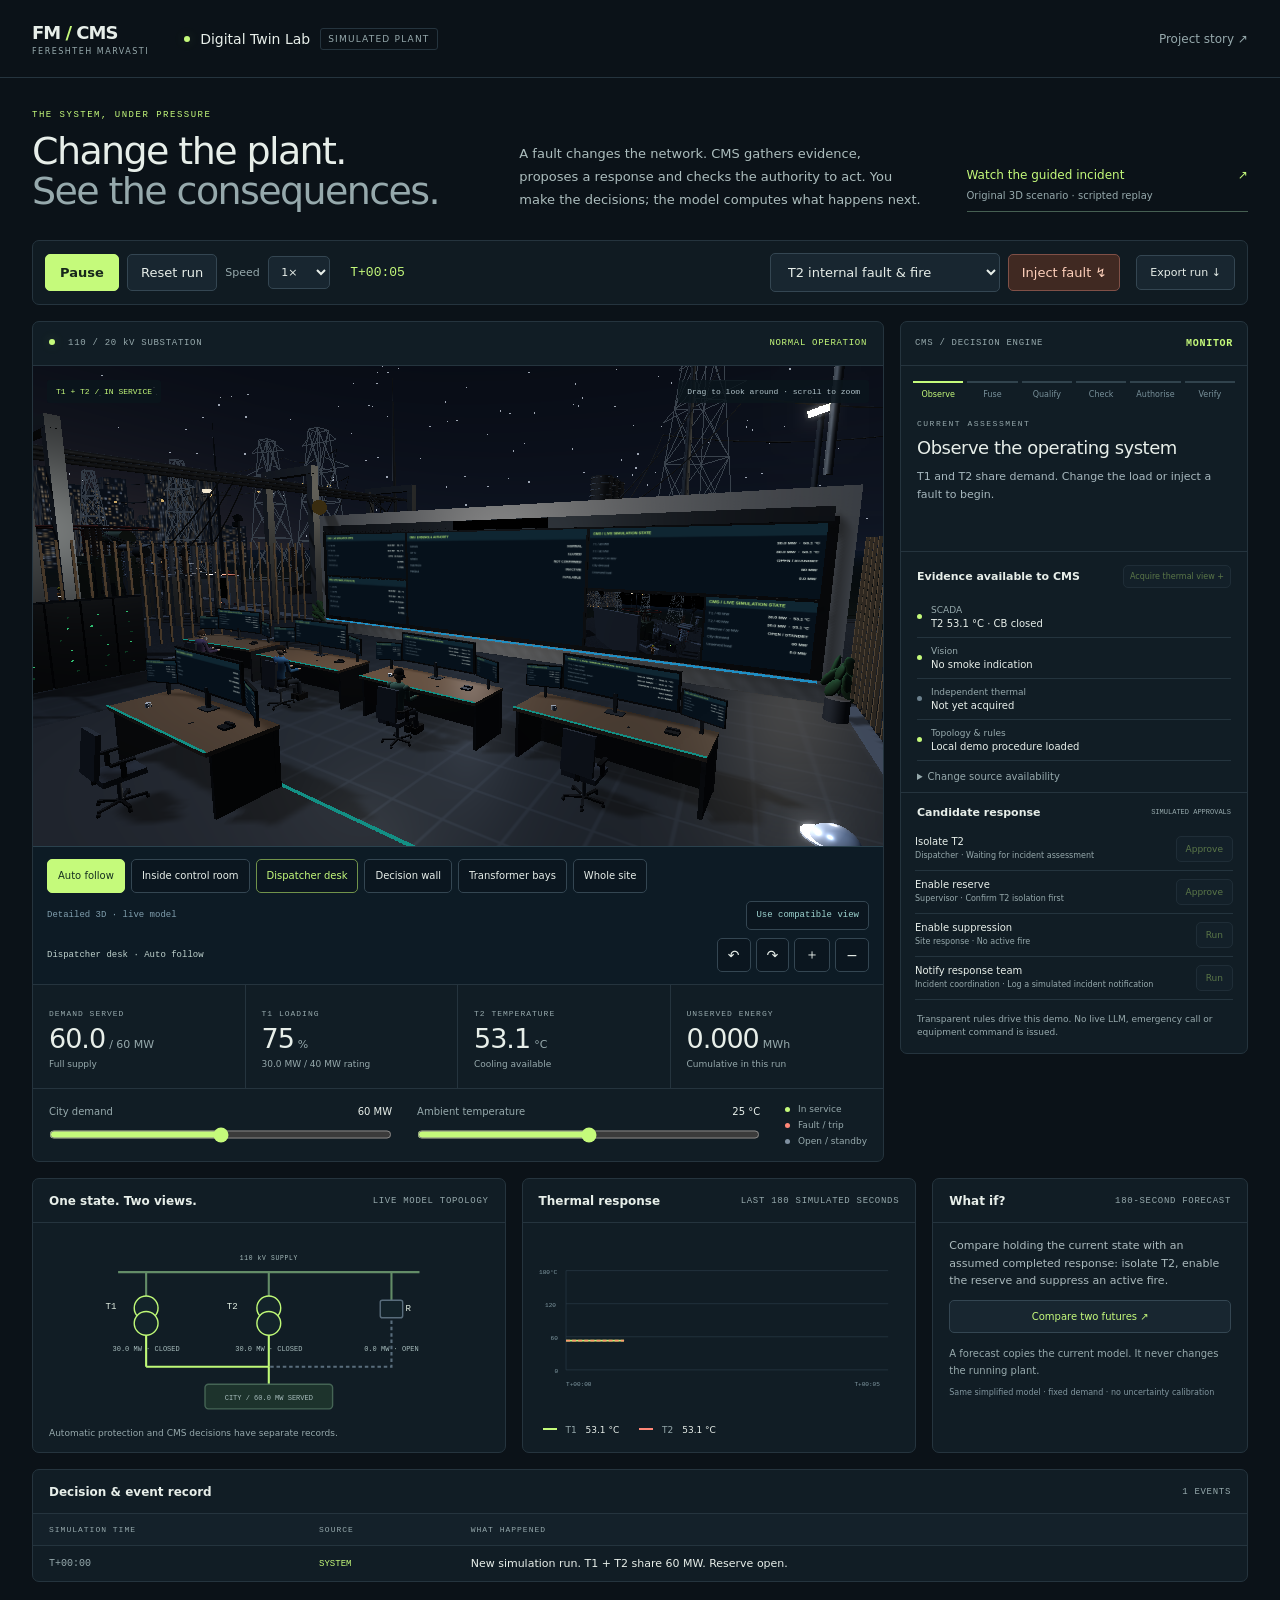
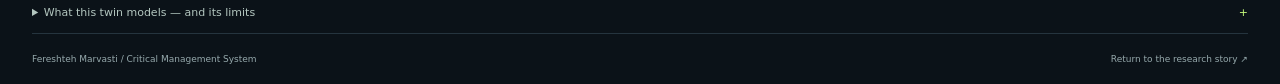
<file: twin.html>
<!doctype html><html lang="en"><head><meta charset="utf-8"><meta name="viewport" content="width=device-width,initial-scale=1"><meta name="robots" content="noindex,nofollow"><meta name="theme-color" content="#0b1218"><title>CMS Digital Twin Lab — Fereshteh Marvasti</title><link rel="stylesheet" href="twin.css"><script src="twin-engine.js" defer></script><script src="twin-camera.js" defer></script><script src="twin-fallback.js" defer></script><script src="twin.js" defer></script></head><body>
<header class="topbar"><a href="index.html" class="brand"><b>FM<span> / </span>CMS</b><small>FERESHTEH MARVASTI</small></a><div class="lab-title"><span class="green-dot"></span><h1>Digital Twin Lab</h1><span class="mode">SIMULATED PLANT</span></div><a class="back" href="index.html">Project story ↗</a></header>
<main>
<section class="intro"><div><p class="eyebrow">THE SYSTEM, UNDER PRESSURE</p><h2>Change the plant.<br><span>See the consequences.</span></h2></div><p>A fault changes the network. CMS gathers evidence, proposes a response and checks the authority to act. You make the decisions; the model computes what happens next.</p><a href="incident-replay.html" class="replay">Watch the guided incident <span>↗</span><small>Original 3D scenario · scripted replay</small></a></section>
<section class="toolbar" aria-label="Simulation controls"><div class="run"><button id="play" class="primary">Pause</button><button id="reset">Reset run</button><label>Speed <select id="speed"><option value="1">1×</option><option value="5">5×</option><option value="10">10×</option><option value="30">30×</option></select></label><output id="simClock">T+00:00</output></div><div class="fault-controls"><label class="sr" for="scenario">Fault scenario</label><select id="scenario"><option value="fire">T2 internal fault & fire</option><option value="cooling">T2 cooling failure</option><option value="conflict">Conflicting smoke detection</option></select><button id="inject" class="danger">Inject fault <span>↯</span></button></div><button id="export">Export run ↓</button></section>
<div class="workspace">
<section class="plant-panel" aria-label="Interactive substation twin">
<div class="panel-head"><span><i class="green-dot"></i> 110 / 20 kV SUBSTATION</span><span id="runState">NORMAL OPERATION</span></div>
<div class="scene-wrap"><iframe id="scene" src="twin-scene.html" style="visibility:hidden" title="Interactive 3D substation with model-driven equipment state" loading="eager"></iframe><div class="scene-loading" id="sceneLoading">Preparing the detailed 3D view…<small>The model and single-line diagram are available below.</small></div><div class="scene-hud"><span id="sceneBadge">T1 + T2 / IN SERVICE</span><span>Drag to look around · scroll to zoom</span></div></div><div class="camera-controls" aria-label="Camera viewpoints"><div class="camera-views"><button id="cameraAuto" aria-pressed="true">Auto follow</button><button data-view="control" class="selected" aria-pressed="true">Inside control room</button><button data-view="dispatcher" aria-pressed="false">Dispatcher desk</button><button data-view="wall" aria-pressed="false">Decision wall</button><button data-view="transformers" aria-pressed="false">Transformer bays</button><button data-view="overview" aria-pressed="false">Whole site</button></div><div class="renderer-controls"><span id="rendererStatus" role="status">Opening the control room…</span><button id="rendererToggle">Try detailed 3D</button></div><div class="camera-motion"><span id="cameraStatus" role="status">Inside control room · Auto follow</span><button data-camera="left" aria-label="Rotate camera left">↶</button><button data-camera="right" aria-label="Rotate camera right">↷</button><button data-camera="in" aria-label="Zoom camera in">＋</button><button data-camera="out" aria-label="Zoom camera out">−</button></div></div>
<div class="metrics"><div><small>DEMAND SERVED</small><strong id="served">60.0 <em>/ 60 MW</em></strong><span id="supplyState">Full supply</span></div><div><small>T1 LOADING</small><strong id="t1Load">75<em>%</em></strong><span id="t1Status">30 MW / 40 MW rating</span></div><div><small>T2 TEMPERATURE</small><strong id="t2Temp">53.1<em>°C</em></strong><span id="t2Status">Cooling available</span></div><div><small>UNSERVED ENERGY</small><strong id="unservedEnergy">0.000<em>MWh</em></strong><span>Cumulative in this run</span></div></div>
<div class="plant-settings"><label>City demand <output id="demandValue">60 MW</output><input id="demand" type="range" min="30" max="90" step="1" value="60"></label><label>Ambient temperature <output id="ambientValue">25 °C</output><input id="ambient" type="range" min="5" max="45" step="1" value="25"></label><div class="legend"><span><i class="good"></i> In service</span><span><i class="bad"></i> Fault / trip</span><span><i class="standby"></i> Open / standby</span></div></div>
</section>
<aside class="cms-panel" aria-label="CMS decision process"><div class="panel-head"><span>CMS / DECISION ENGINE</span><b id="route">MONITOR</b></div><ol class="pipeline"><li data-stage="0">Observe</li><li data-stage="1">Fuse</li><li data-stage="2">Qualify</li><li data-stage="3">Check</li><li data-stage="4">Authorise</li><li data-stage="5">Verify</li></ol><div class="assessment" aria-live="polite"><p class="eyebrow">CURRENT ASSESSMENT</p><h3 id="assessmentTitle">Observe the operating system</h3><p id="assessmentDetail">T1 and T2 share demand. Change the load or inject a fault to begin.</p></div><div class="evidence-heading"><h3>Evidence available to CMS</h3><button id="thermal">Acquire thermal view +</button></div><div id="evidence" class="evidence-list"></div><details class="sources"><summary>Change source availability</summary><label><input id="scada" type="checkbox" checked> SCADA / breaker-state feedback</label><label><input id="vision" type="checkbox" checked> Vision observation</label><label><input id="context" type="checkbox" checked> Topology & demo procedure</label><p>Missing evidence can block an action while physical protection continues independently.</p></details><div class="action-heading"><h3>Candidate response</h3><span>SIMULATED APPROVALS</span></div><div id="actions" class="actions"></div><p class="engine-note">Transparent rules drive this demo. No live LLM, emergency call or equipment command is issued.</p></aside>
</div>
<section class="lower-grid">
<article class="network-panel"><div class="panel-head"><h3>One state. Two views.</h3><span>LIVE MODEL TOPOLOGY</span></div><svg viewBox="0 0 650 245" class="sld" role="img" aria-labelledby="sldTitle sldDescription"><title id="sldTitle">Dynamic single-line diagram</title><desc id="sldDescription">Two transformers and a reserve feeder supply a shared demand bus. Text labels and colors show the current model state.</desc><g class="wire"><path d="M110 40H540M150 40V82M325 40V82M500 40V82"/><path id="wireT1" d="M150 100V175M150 175H325"/><path id="wireT2" d="M325 100V175"/><path id="wireR" d="M500 100V175H325"/><path id="wireLoad" d="M325 175V216"/></g><text x="325" y="22" text-anchor="middle" class="bus-label">110 kV SUPPLY</text><g id="symbolT1"><circle cx="150" cy="91" r="17"/><circle cx="150" cy="113" r="17"/></g><g id="symbolT2"><circle cx="325" cy="91" r="17"/><circle cx="325" cy="113" r="17"/></g><g id="symbolR"><rect x="484" y="80" width="32" height="25" rx="3"/></g><text x="92" y="92" class="asset-label">T1</text><text x="265" y="92" class="asset-label">T2</text><text x="520" y="96" class="asset-label">R</text><text id="sldT1" x="150" y="152" text-anchor="middle">30.0 MW · CLOSED</text><text id="sldT2" x="325" y="152" text-anchor="middle">30.0 MW · CLOSED</text><text id="sldR" x="500" y="152" text-anchor="middle">0 MW · OPEN</text><rect x="234" y="200" width="182" height="35" rx="5" class="load-node"/><text id="sldServed" x="325" y="222" text-anchor="middle">CITY / 60.0 MW SERVED</text></svg><div class="mini-note" id="networkNote">Automatic protection and CMS decisions have separate records.</div></article>
<article class="trend-panel"><div class="panel-head"><h3>Thermal response</h3><span>LAST 180 SIMULATED SECONDS</span></div><svg viewBox="0 0 540 220" id="trend" role="img" aria-labelledby="trendTitle"><title id="trendTitle">Transformer temperature history</title><g class="chart-grid"><path d="M43 25H520M43 74H520M43 123H520M43 172H520M43 25V172"/></g><g class="axis"><text x="3" y="30">180°C</text><text x="12" y="79">120</text><text x="20" y="128">60</text><text x="26" y="177">0</text><text id="chartStart" x="43" y="196">T+0</text><text id="chartEnd" x="470" y="196">T+0</text></g><path id="temp1Line" fill="none" stroke="#bff977" stroke-width="2.5"/><path id="temp2Line" fill="none" stroke="#ff986c" stroke-width="2.5" stroke-dasharray="6 3"/></svg><div class="chart-legend"><span><i></i> T1 <b id="t1Temp">53.1 °C</b></span><span><i></i> T2 <b id="t2ChartTemp">53.1 °C</b></span></div></article>
<article class="forecast-panel"><div class="panel-head"><h3>What if?</h3><span>180-SECOND FORECAST</span></div><p>Compare holding the current state with an assumed completed response: isolate T2, enable the reserve and suppress an active fire.</p><button id="forecast">Compare two futures ↗</button><div id="forecastResult" aria-live="polite"><span class="empty-state">A forecast copies the current model. It never changes the running plant.</span></div><small>Same simplified model · fixed demand · no uncertainty calibration</small></article>
</section>
<section class="audit-panel"><div class="panel-head"><h3>Decision & event record</h3><span id="eventCount">1 EVENT</span></div><div class="audit-scroll"><table><thead><tr><th>SIMULATION TIME</th><th>SOURCE</th><th>WHAT HAPPENED</th></tr></thead><tbody id="audit"></tbody></table></div></section>
<section class="model-notes"><details><summary>What this twin models — and its limits <span>+</span></summary><div><p>The 3D geometry is adapted from the supplied <code>critical-management-3d.html</code>. The interactive lab replaces its scheduled equipment states with a deterministic thermal, power-balance and protection model. The guided replay retains the original cinematic story separately.</p><p>Two 40 MW transformer equivalents and a 30 MW reserve supply a shared bus. Demand is allocated across available paths; unmet demand accumulates as unserved energy. This is a capacity model, not an AC power-flow solver: voltage, frequency, reactive power, transient stability and vendor protection curves are not simulated.</p><p>Temperature follows <code>dT/dt = (T_equilibrium − T) / τ</code>; the illustrative equilibrium depends on ambient temperature, squared loading, cooling availability and fire. T1 has a 120-second sustained overload timer at 110% and a 115 °C thermal trip; T2 trips at 110 °C after cooling failure. These are demonstration parameters, not operational settings.</p><p>Physical state and CMS observations are separate: a camera can report smoke while the model is healthy, and switching can be blocked by missing feedback. Evidence sufficiency is a rule-based checklist, not a calibrated probability. Approvals are interface interactions, not authenticated operational authorisations.</p><p><b>Simulation-backed digital twin prototype.</b> It is not connected to a physical substation. A field deployment would need asset-specific parameters, telemetry synchronisation, validated models and integration with the existing protection and control systems. Data remains in this page until you export it; reloading starts a new run.</p></div></details><p>Fereshteh Marvasti / Critical Management System <a href="index.html">Return to the research story ↗</a></p></section>
</main><div id="toast" role="status"></div></body></html>
</file>
<file: styles.css>
:root{--night:#0b1218;--panel:#121e26;--ink:#162d2e;--paper:#f0f2ec;--lime:#d0fa7b;--light:#e9eee7;--muted:#8da2a5;--line:#293b43;--orange:#efac76;--sans:Arial,Helvetica,sans-serif;--mono:'SFMono-Regular',Consolas,monospace}*{box-sizing:border-box}html{scroll-behavior:smooth;scroll-padding-top:106px}body{margin:0;background:var(--night);color:var(--light);font-family:var(--sans);font-size:16px;line-height:1.7}a{color:inherit;text-decoration:none}button{font:inherit;color:inherit;cursor:pointer}button,a{-webkit-tap-highlight-color:transparent}button:focus-visible,a:focus-visible,summary:focus-visible,[tabindex]:focus-visible{outline:3px solid #c4e960;outline-offset:5px}p{margin:0 0 1.2em}h1,h2,h3,h4{margin:0;line-height:1.12;letter-spacing:-.035em;font-weight:500}h2{font-size:clamp(36px,4.4vw,62px)}h2>span{color:#668073}h3{font-size:25px}img{max-width:100%;display:block}small{font-size:11px}b,strong{font-weight:600}figure{margin:0}.shell{width:min(1232px,calc(100% - 100px));margin-inline:auto}.section{padding-block:105px}.eyebrow{font:9px var(--mono);letter-spacing:.15em;display:flex;align-items:center;gap:12px;margin-bottom:27px;line-height:1.65}.header{height:93px;display:flex;align-items:center;justify-content:space-between;padding:20px 50px;gap:30px;border-bottom:1px solid #29373d;background:rgba(11,18,24,.97);position:sticky;top:0;z-index:50;backdrop-filter:blur(12px)}.identity{display:flex;align-items:center;gap:13px;font-size:13px;font-weight:600;line-height:1.5}.identity small{display:block;font-size:8px;color:#829b9c;font-weight:400;margin-top:3px;letter-spacing:.025em}.monogram{position:relative;border:1px solid #52675b;display:grid;place-items:center;width:40px;height:40px;font-size:13px;letter-spacing:-.05em;font-weight:500}.monogram>span{position:absolute;right:-2px;bottom:-2px;width:7px;height:7px;background:var(--lime)}.header nav{display:flex;gap:26px;font-size:11px;color:#a8b7b4}.header nav a:hover{color:var(--lime)}.header-contact{font-size:11px;display:flex;gap:25px;align-items:center}.header-contact span{color:var(--lime)}.skip{position:absolute;top:-90px;left:20px;padding:12px;background:var(--lime);color:var(--ink);z-index:100}.skip:focus{top:10px}.reading-progress{position:fixed;top:0;left:0;height:2px;width:100%;z-index:100}.reading-progress>span{display:block;width:0;height:100%;background:var(--lime)}.live-dot{width:6px;height:6px;border-radius:50%;background:var(--lime);box-shadow:0 0 12px #bffb6d55}.hero{padding-top:67px}.hero-top{display:grid;grid-template-columns:1fr 1.1fr;gap:70px;align-items:center}.hero h1{font-size:clamp(58px,6.1vw,88px);letter-spacing:-.065em;line-height:.98;margin-bottom:25px;font-weight:500}.hero h1>span{color:var(--lime)}.hero-description{font-size:24px;line-height:1.3;letter-spacing:-.025em;color:#d3ddd3;margin-bottom:21px}.hero-text{font-size:14px;color:#90a4a4;max-width:450px;line-height:1.8}.hero-actions{display:flex;align-items:center;gap:25px;flex-wrap:wrap;margin-top:30px}.button{display:inline-flex;align-items:center;justify-content:space-between;gap:30px;padding:14px 19px;font-size:11px;border:0}.button.lime{background:var(--lime);color:#1b3527}.button.lime:hover{background:#e1ffab}.quiet-link{font-size:11px;color:#aabbac;border-bottom:1px solid #435a4e;padding-bottom:4px}.hero-system{background:#0e1a22;border:1px solid #30434b;min-width:0;box-shadow:0 10px 100px #0003}.instrument-header{display:flex;justify-content:space-between;gap:18px;padding:17px 18px;border-bottom:1px solid #2b3d44;font:7px var(--mono);letter-spacing:.09em;color:#7e9a9c}.instrument-header i{display:inline-block;width:5px;height:5px;background:var(--lime);border-radius:50%;margin-right:6px}.hero-inputs{display:grid;grid-template-columns:repeat(4,1fr);padding:16px 16px 0;gap:7px}.source-chip{border:1px solid #2a434b;background:#13252c;text-align:left;padding:11px 9px;min-width:0}.source-chip>span{font:8px var(--mono);color:#5e8383;display:block;margin-bottom:10px}.source-chip>b{font:10px var(--mono);color:#adc0b7;display:block}.source-chip>small{font-size:8px;line-height:1.4;color:#6b9292;display:block;margin-top:6px}.source-chip.active{border-color:var(--lime);background:#213529}.source-chip.active>b{color:var(--lime)}.source-chip.active>small{color:#a5b697}.plant-stage{position:relative}.plant-stage>svg{display:block;width:100%;height:auto;margin-top:5px}.plant-label{font:11px var(--mono)}.fault-ring{transform-origin:178px 174px;animation:orbit 35s linear infinite}.wire-live{stroke-dasharray:5 4;animation:flow 4s linear infinite}.source-observation{margin:0 18px 17px;padding:15px 16px;background:#101f27;border-left:2px solid var(--lime);min-height:112px}.source-observation>span{display:block;font:7px var(--mono);color:#9cb68f;letter-spacing:.08em;margin-bottom:8px}.source-observation>strong{font-size:14px;display:block;font-weight:500;margin-bottom:7px}.source-observation>p{font-size:10px;color:#7f9d9f;line-height:1.65;margin:0;max-width:420px}.cms-output{display:flex;align-items:center;gap:15px;background:#d0fa7b;padding:18px;color:#253c2c}.cms-mark{font-size:21px;letter-spacing:-.055em;font-weight:600;border:1px solid #657d4f;padding:10px 8px}.cms-output small{display:block;font:7px var(--mono);color:#556b42;letter-spacing:.1em}.cms-output b{display:block;font-size:12px;margin-block:6px}.cms-output p{font:8px var(--mono);margin:0;color:#5b6d4d}.instrument-foot{padding:12px 18px;margin:0;font-size:8px;color:#5e8085;line-height:1.6}.hero-bottom{display:flex;align-items:center;justify-content:space-between;gap:25px;border-top:1px solid #2c3b40;padding:25px 0;margin-top:55px;font:8px var(--mono);color:#6e8989;letter-spacing:.04em}.hero-bottom a{color:#bbd3ae}.chapter-index{background:#131f25;border-block:1px solid #293c42}.chapter-index>.shell{display:grid;grid-template-columns:repeat(6,1fr)}.chapter-index a{padding:22px 0;font-size:10px;color:#a2b5b4}.chapter-index span{font:8px var(--mono);color:#628285;padding-right:15px}.chapter-index a:hover{color:var(--lime)}.section-heading{margin-bottom:50px;max-width:900px}.section-heading .eyebrow{color:#6b8277}.section-intro{font-size:21px;color:#648071;letter-spacing:-.02em;margin:23px 0 0}.heading-row{max-width:none;display:grid;grid-template-columns:1.4fr 1fr;align-items:end;gap:100px}.heading-row>p{font-size:14px;line-height:1.8;color:#6a8175;margin-bottom:5px}.body-lead{font-size:21px;line-height:1.6;letter-spacing:-.015em}#origin{background:var(--paper);color:var(--ink);width:100%;padding-inline:max(50px,calc((100% - 1232px)/2))}.origin-layout{display:grid;grid-template-columns:1fr 1fr;gap:100px}.origin-layout>div>p:not(.body-lead){font-size:14px;color:#64796d;line-height:1.85}.origin-note{margin-top:35px;border-left:2px solid #809b6c;padding:0 0 0 22px}.origin-note>span{font:8px var(--mono);color:#6f876b;letter-spacing:.08em}.origin-note p{font-size:15px;margin:10px 0 0;line-height:1.6}.boundary-diagram{align-self:center}.boundary-sources{display:grid;grid-template-columns:repeat(2,1fr);gap:10px}.boundary-sources>div{background:#e2e8dd;border:1px solid #c3d0bb;padding:22px}.boundary-sources span{font:8px var(--mono);color:#648567;display:block;margin-bottom:9px}.boundary-sources b{font-size:12px;font-weight:500}.boundary-join{display:grid;grid-template-columns:repeat(4,1fr);height:40px;margin-inline:55px;border-bottom:1px solid #a1b595;position:relative}.boundary-join:after{content:'';position:absolute;left:50%;top:100%;height:23px;border-left:1px solid #a1b595}.boundary-join i{height:100%;border-left:1px solid #a1b595;margin-left:50%}.boundary-core{margin-top:22px;background:#193b34;color:#e0ead4;padding:28px}.boundary-core>span{font:8px var(--mono);letter-spacing:.08em;color:#b4caa4}.boundary-core h3{font-size:28px;margin:17px 0;letter-spacing:-.035em}.boundary-core p{font-size:10px;color:#a4baa5;margin:0}.incident-section{background:#0e1c24}.incident-section h2>span{color:#83a59b}.incident-section .eyebrow{color:#94b199}.incident-section .heading-row>p{color:#829b9d}.incident-workbench{display:grid;grid-template-columns:.72fr 1.28fr;gap:70px}.incident-timeline{position:relative;padding-left:10px;align-self:start}.incident-timeline:before{position:absolute;content:'';left:25px;top:34px;bottom:34px;border-left:1px solid #31505a}.incident-timeline button{position:relative;display:grid;grid-template-columns:35px 1fr;gap:0 19px;width:100%;text-align:left;border:0;background:transparent;padding:21px 0;color:#617f84}.incident-timeline button>span{grid-row:1/3;width:31px;height:31px;display:grid;place-items:center;font:9px var(--mono);background:#0e1c24;border:1px solid #36565e;z-index:1;align-self:center}.incident-timeline b{font-size:20px;font-weight:500;color:#89a1a2;line-height:1.35}.incident-timeline small{font-size:10px;line-height:1.5;margin-top:5px}.incident-timeline button.active>span{background:var(--lime);border-color:var(--lime);color:#26402e}.incident-timeline button.active b{color:#e0f1d3}.incident-timeline button.active small{color:#a5b9ae}.incident-detail{border:1px solid #36515b;background:#13242c;padding:27px 32px;min-height:690px}.incident-detail-top{display:flex;justify-content:space-between;font:8px var(--mono);letter-spacing:.1em;color:#719492}.incident-network{max-width:420px;margin:30px auto 24px}.network-bus{font:8px var(--mono);color:#729e96;border-bottom:2px solid #779d86;padding-bottom:8px}.network-assets{display:grid;grid-template-columns:repeat(3,1fr)}.asset{display:flex;align-items:center;flex-direction:column}.asset i{height:23px;border-left:1px solid #81a38c}.asset span{border:1px solid #6a927b;display:grid;place-items:center;width:52px;height:40px;font:16px var(--mono);color:#abc1a9}.asset small{font:7px var(--mono);color:#71918b;margin-top:9px}.asset.fault span{border-color:#efac76;background:#49342b;color:#efac76}.asset.fault small{color:#d3a381}.panel-kicker{display:block;font:8px var(--mono);letter-spacing:.1em;color:#8ca782;margin-bottom:19px}.incident-detail h3{font-size:32px;line-height:1.17;margin-bottom:17px;max-width:550px}.incident-detail>p{font-size:13px;color:#8ca7a9;line-height:1.8;max-width:560px;min-height:70px}.incident-records{border-top:1px solid #2e4b54;margin-top:23px;min-height:131px}.incident-records>div{display:grid;grid-template-columns:.55fr 1fr;gap:20px;border-bottom:1px solid #2e4b54;padding:11px 0;align-items:center}.incident-records span{font:7px var(--mono);letter-spacing:.05em;color:#72918f}.incident-records b{font-size:11px;font-weight:400;color:#bfcebf}.incident-outcome{padding:20px 0}.incident-outcome>span{font:7px var(--mono);color:#b5cd93;letter-spacing:.1em}.incident-outcome>p{font-size:12px;color:#9fb5a2;margin:10px 0 0}.incident-detail .button{width:100%;margin-top:0}#architecture{background:var(--paper);color:var(--ink);width:100%;padding-inline:max(50px,calc((100% - 1232px)/2))}.system-explorer{display:grid;grid-template-columns:1.25fr .85fr;gap:55px;align-items:start}.system-map{min-width:0}.layer{display:flex;gap:18px;align-items:center;width:100%;border:1px solid #bacab3;padding:20px 22px;text-align:left;background:#e6ebe1}.layer.active{background:#1b3b35;border-color:#1b3b35;color:#e6eedc}.layer-number{font:10px var(--mono);color:#759669;align-self:flex-start;margin-top:5px}.layer>div{flex:1}.layer-question{font:7px var(--mono);letter-spacing:.1em;color:#6f8575;display:block;margin-bottom:9px}.layer.active .layer-question{color:#a7bca0}.layer h3{font-size:22px;line-height:1.25;margin-bottom:16px;letter-spacing:-.025em}.node-row{display:flex;flex-wrap:wrap;gap:6px}.node-row>span{padding:5px 8px;border:1px solid #bdcbb6;background:#f2f3ec;font-size:9px;color:#6b7f70;line-height:1.4}.layer.active .node-row>span{border-color:#4a6853;background:#244a3e;color:#bad0ac}.layer-arrow{font-size:20px;color:#83a571;align-self:flex-start}.layer-connector{display:flex;justify-content:space-between;align-items:center;font:8px var(--mono);letter-spacing:-.025em;color:#7f927c;padding:10px 22px 10px 56px;line-height:1.5}.layer-connector>span{font-size:16px;color:#76916b}.authority-boundary{display:flex;align-items:center;gap:10px;color:#a07b52;font:7px var(--mono);letter-spacing:.09em;padding:18px 0}.authority-boundary>span{flex:1;border-top:1px dashed #b49c7a}.authority-layer{border-color:#c2a47b;background:#eee7d7}.audit-ribbon{font:8px var(--mono);color:#81917b;line-height:1.7;padding:18px 0}.audit-ribbon span{display:block;color:#607e5b;margin-bottom:5px}.layer-panel{border:1px solid #bfccb8;background:#e4eade;padding:30px;position:sticky;top:120px}.layer-panel .panel-kicker{color:#688463;font-size:8px}.layer-panel h3{font-size:30px;margin-bottom:20px}.layer-panel>p{font-size:13px;color:#677d6c;line-height:1.8}.layer-panel dl{margin:26px 0}.layer-panel dl>div{padding:15px 0;border-top:1px solid #c0cdb7}.layer-panel dt{font:8px var(--mono);text-transform:uppercase;letter-spacing:.08em;color:#67815f}.layer-panel dd{font-size:12px;color:#6d7e6c;line-height:1.7;margin:8px 0 0}.example-box{background:#d6e1cb;border-left:2px solid #799762;padding:18px}.example-box>span{font:7px var(--mono);letter-spacing:.08em;color:#648357}.example-box p{font-size:12px;line-height:1.7;margin:10px 0 0}.layer-panel .scope-note{font-size:10px;color:#7b8b74;margin:22px 0 0}.agent-details{margin-top:35px;border-block:1px solid #c4d0bc}.agent-details summary,.logic-details summary{display:flex;justify-content:space-between;cursor:pointer;list-style:none;padding:23px 0;font-size:12px}.agent-grid{display:grid;grid-template-columns:repeat(5,1fr);gap:12px;padding-bottom:25px}.agent-grid article{border:1px solid #c2d0ba;padding:17px 14px;min-width:0;background:#e7ece1}.agent-grid article>span{font:7px var(--mono);color:#668060}.agent-grid h4{font-size:14px;line-height:1.3;margin:14px 0}.agent-grid p{font-size:10px;color:#71836e;margin:0;line-height:1.65}.agent-grid .approval-agent{background:#eee5d5;border-color:#ccb089}.agent-grid .approval-agent>span{color:#9c744a}.section-note{font-size:10px;color:#7a8d7b;line-height:1.8;border-left:2px solid #b8c9a9;padding-left:18px;margin:25px 0 0;max-width:1000px}.algorithm-section{background:#10272b}.algorithm-section h2>span{color:#90b29a}.algorithm-section .heading-row>p{color:#8facaa}.algorithm-section .eyebrow{color:#94b7a1}.algorithm-explorer{display:grid;grid-template-columns:.85fr 1.15fr;gap:65px;align-items:start}.algorithm-path{position:relative}.evidence-loop-label{font:9px var(--mono);color:#9db68b;margin-bottom:23px;display:flex;gap:14px;align-items:center}.evidence-loop-label span{font-size:22px;color:var(--lime)}.step-list{position:relative;display:grid;gap:0}.step-list:before{content:'';position:absolute;top:25px;bottom:25px;left:20px;border-left:1px solid #3d6261}.step-list button{position:relative;display:flex;align-items:center;gap:18px;text-align:left;background:transparent;border:0;padding:14px 8px 14px 0;color:#94b1aa;width:100%}.step-list button>span{display:grid;place-items:center;font:9px var(--mono);width:41px;height:41px;background:#10272b;border:1px solid #3c6060;flex-shrink:0;z-index:1}.step-list b{font-size:18px;font-weight:500;display:block;line-height:1.25}.step-list small{font-size:10px;color:#638e8b;display:block;margin-top:5px;line-height:1.5}.step-list i{margin-left:auto;font-style:normal;color:#466d67;font-size:20px}.step-list [aria-selected=true]>span{background:var(--lime);color:#25432d;border-color:var(--lime)}.step-list [aria-selected=true] b{color:#e2efd6}.step-list [aria-selected=true] small{color:#9db89c}.step-list [aria-selected=true] i{color:var(--lime)}.step-panel{background:#183537;border:1px solid #3c6260;padding:32px;position:sticky;top:118px;min-height:575px}.step-panel-top{display:flex;justify-content:space-between;align-items:flex-start;gap:20px}.step-panel .panel-kicker{font-size:7px;line-height:1.7}.stage-badge{font:6px var(--mono);letter-spacing:.05em;white-space:nowrap;border:1px solid #5b7359;padding:5px;color:#c3d3a7}.step-panel h3{font-size:34px;line-height:1.15;margin:7px 0 22px}.step-panel>p{font-size:13px;color:#95b3aa;line-height:1.8}.step-example{background:#21483f;border-left:2px solid var(--lime);padding:20px;margin-top:25px}.step-example>span{font:7px var(--mono);color:#b8d19d;letter-spacing:.08em}.step-example p{font-size:13px;line-height:1.75;color:#c1d3b9;margin:12px 0 0}.step-io{display:grid;grid-template-columns:1fr 1fr;gap:30px;margin-top:28px}.step-io>div{border-top:1px solid #40655e;padding-top:15px}.step-io span{font:7px var(--mono);color:#a2bd93;letter-spacing:.1em}.step-io p{font-size:11px;color:#8ba99d;line-height:1.75;margin:11px 0 0}.step-panel .step-status{font-size:9px;color:#7d9e91;border-top:1px solid #355c55;padding-top:17px;margin-top:24px;line-height:1.8}.next-stage{display:flex;justify-content:space-between;align-items:center;background:transparent;border:0;border-top:1px solid #40655e;width:100%;font-size:11px;color:var(--lime);padding:17px 0 0;margin-top:19px}.four-outcomes{display:grid;grid-template-columns:repeat(4,1fr);gap:24px;margin-top:55px}.four-outcomes>div{border-top:1px solid #719a77;padding-top:23px}.four-outcomes>div:nth-child(2){border-color:#d5bd71}.four-outcomes>div:nth-child(3){border-color:#d8a879}.four-outcomes>div:nth-child(4){border-color:#71999b}.four-outcomes span{font:8px var(--mono);color:#739891}.four-outcomes h3{font-size:30px;color:#d7e6c9;margin:15px 0}.four-outcomes p{font-size:11px;color:#8aa69c;line-height:1.8}.logic-details{margin-top:28px;border-block:1px solid #3a5d57}.logic-details summary{color:#acc19d}.logic-details pre{background:#0d2127;padding:25px;font-size:11px;line-height:1.9;color:#95bfa9;overflow-x:auto}.logic-details>p{font-size:10px;color:#7e9c90;line-height:1.8;max-width:900px;padding-block:5px 17px}.research-section{background:var(--paper);color:var(--ink);width:100%;padding-inline:max(50px,calc((100% - 1232px)/2))}.research-intro{display:grid;grid-template-columns:1fr 1fr;gap:85px}.research-intro>p:not(.body-lead){font-size:14px;line-height:1.85;color:#687e71}.research-bridge{display:grid;grid-template-columns:1fr auto 1fr;gap:30px;align-items:center;margin-block:32px 70px}.research-bridge>div{padding:26px;border:1px solid #c1cfb7;background:#e5ecdc}.research-bridge>div:last-child{background:#1d4138;color:#d8e7cc;border-color:#1d4138}.research-bridge>div>span{font:8px var(--mono);letter-spacing:.09em;color:#67875c}.research-bridge>div:last-child>span{color:#a9c295}.research-bridge h3{font-size:24px;margin:16px 0}.research-bridge p{font-size:11px;color:#7b8d70;margin:0}.research-bridge>div:last-child>p{color:#9db88f}.bridge-arrow{font-size:30px;color:#85a171}.minor-heading{display:flex;justify-content:space-between;align-items:baseline;gap:30px;border-top:1px solid #bdceb1;padding-top:26px;margin-bottom:28px}.minor-heading>span{font:9px var(--mono);letter-spacing:.09em;color:#68875d}.minor-heading>p{font-size:12px;color:#7d9073;margin:0}.innovation-cards{display:grid;grid-template-columns:repeat(3,1fr);gap:26px}.innovation-cards article{display:flex;flex-direction:column;background:#e4ecdc;padding:27px 25px;border-top:2px solid #6e9860}.innovation-no{font:11px var(--mono);color:#7c9a65}.innovation-cards h3{font-size:26px;margin:25px 0 20px;line-height:1.2}.innovation-cards article>p{font-size:12px;color:#6c826b;line-height:1.85}.innovation-cards article>div{border-top:1px solid #bdcfb0;padding-top:18px;margin-top:auto}.innovation-cards article>div>span{font:7px var(--mono);color:#719465;letter-spacing:.1em;display:block;margin-bottom:10px}.innovation-cards b{display:block;font-size:11px;font-weight:500;margin-bottom:20px}.innovation-cards article>div>p{font-size:10px;line-height:1.8;color:#73856a;margin:0}.studies-block{margin-top:70px}.study-switch{display:grid;grid-template-columns:repeat(3,1fr);border-bottom:1px solid #b5c8a6}.study-switch button{background:transparent;border:0;border-bottom:2px solid transparent;text-align:left;padding:20px 10px 20px 0;font-size:11px;color:#6f836b}.study-switch [aria-selected=true]{color:#243e2b;border-color:#314f33;font-weight:600}.study-panel{display:grid;grid-template-columns:1.2fr .8fr;gap:70px;padding-block:36px;min-height:300px}.study-panel .panel-kicker{color:#7c986b;font-size:8px}.study-panel h3{font-size:32px;margin-bottom:20px}.study-panel>div>p{font-size:13px;color:#6f826c;line-height:1.8}.study-conditions{display:flex;flex-wrap:wrap;gap:7px;margin-top:25px}.study-conditions>span{font-size:10px;border:1px solid #bfd0b1;padding:7px 10px;color:#5e7a53}.study-output{border-left:1px solid #b9cdab;padding-left:32px}.study-output>span{font:8px var(--mono);letter-spacing:.1em;color:#799e60}.study-output>p{margin:12px 0 26px}.success-line{display:flex;gap:26px;align-items:center;flex-wrap:wrap;background:#1c3f35;padding:25px;color:#cfdfbe}.success-line>span{font:7px var(--mono);letter-spacing:.1em;color:#91b17a}.success-line>b{font-weight:500;font-size:19px}.success-line>i{font:9px var(--mono);color:#93b17f}.success-line small{font-size:9px;margin-left:auto;color:#8eaa7d}.progress-section{background:#101e25}.progress-section h2>span{color:#7a9c90}.progress-section .heading-row>p{color:#7e9b98}.progress-section .eyebrow{color:#90ae8b}.progress-layout{display:grid;grid-template-columns:1.1fr 1fr;gap:65px;align-items:start}.prototype-figure{border:1px solid #345047;padding:14px;background:#14282a}.figure-bar{display:flex;justify-content:space-between;font:6px var(--mono);letter-spacing:.07em;color:#7c9d8c;padding:0 0 14px;gap:20px}.prototype-figure img{width:100%;height:310px;object-fit:cover;object-position:center;filter:saturate(.7)}.prototype-figure figcaption{font-size:11px;color:#82a093;line-height:1.8;padding:22px 8px}.prototype-link{border-top:1px solid #34534a;margin-inline:8px;display:flex;justify-content:space-between;align-items:center;padding:17px 0 5px;font-size:11px;color:#c3d7b0}.project-status article{padding:0 0 27px;border-bottom:1px solid #2f4945;margin-bottom:25px}.status{display:inline-block;font:7px var(--mono);letter-spacing:.1em;padding:6px 8px;border:1px solid #5b7751;color:#c0d3a1}.status.current{color:#d4bb84;border-color:#7d6b4a}.status.future{color:#8cafaf;border-color:#4c6c6b}.project-status h3{font-size:25px;margin:16px 0}.project-status p{font-size:12px;color:#7f9b92;line-height:1.85;margin:0}.progress-section .section-note{border-color:#486c52;color:#728e80}.future-directions{display:grid;grid-template-columns:1fr 1.15fr;gap:100px;margin-top:65px;padding-top:45px;border-top:1px solid #344e45;align-items:center}.future-directions>div>span{font:8px var(--mono);letter-spacing:.1em;color:#90ac7b}.future-directions h3{font-size:39px;margin:23px 0}.future-directions>div>p{font-size:13px;color:#7d9b8c;line-height:1.8;max-width:440px}.future-diagram{border:1px dashed #496955;padding:25px;text-align:center}.future-node,.future-row>div{padding:15px;background:#1c3633;border:1px solid #3d5d4c;color:#b8cbb0;font-size:12px;line-height:1.5}.future-diagram>span{display:block;padding:8px;font:17px var(--mono)!important;color:#698d65!important}.future-row{display:grid;grid-template-columns:1fr 1fr;gap:12px}.future-row small{display:block;font-size:8px;color:#6f926f;margin-top:6px}.future-node.future-gate{border-color:#a28d62;background:#343e2f;color:#d4ceaa}.future-diagram>p{font:8px var(--mono)!important;color:#62875f!important;text-align:center;margin:20px 0 0;max-width:none!important}.materials-section{background:var(--paper);color:var(--ink);width:100%;padding-inline:max(50px,calc((100% - 1232px)/2))}.material-grid{display:grid;grid-template-columns:repeat(3,1fr);gap:25px}.material-grid>a{display:flex;flex-direction:column;border:1px solid #c2d0b9;padding:28px 25px;transition:background .2s}.material-grid>a:hover{background:#e0ead7}.material-grid>a>span{font:8px var(--mono);letter-spacing:.07em;color:#7a956c}.material-grid h3{font-size:25px;line-height:1.2;margin:25px 0 18px}.material-grid p{font-size:12px;line-height:1.8;color:#7c8d72;margin-bottom:28px}.material-grid b{font-size:11px;font-weight:500;margin-top:auto;color:#466e38}.material-bottom{display:flex;justify-content:space-between;gap:30px;margin-top:30px;font-size:10px;color:#87977c}.material-bottom a{color:#557647}.contact-section{border-top:1px solid #253e35;padding-block:75px;background:#0d1a20}.contact-section>.shell{display:grid;grid-template-columns:1.4fr .7fr;gap:120px;align-items:center}.contact-section h2{font-size:47px;margin-bottom:26px}.contact-section h2>span{color:#91b582}.contact-section p:not(.eyebrow){font-size:13px;color:#8aa095;line-height:1.85;max-width:650px}.contact-section .eyebrow{color:#a1bd8b}.contact-actions a{display:flex;justify-content:space-between;align-items:center;border-bottom:1px solid #365244;padding:22px 0;font-size:12px;color:#c6dbb7}.contact-actions a>span{color:var(--lime)}footer{display:flex;justify-content:space-between;gap:25px;padding-block:28px;font:8px var(--mono);color:#64816f}footer>a{color:#93af85}summary::-webkit-details-marker{display:none}@keyframes orbit{to{transform:rotate(360deg)}}@keyframes flow{to{stroke-dashoffset:-36}}
@media(min-width:1600px){.hero{padding-top:85px}.hero-top{gap:90px}.hero h1{font-size:92px}.hero-description{font-size:27px}.hero-bottom{margin-top:70px}}@media(max-width:1100px){.shell{width:calc(100% - 64px)}.header{padding-inline:32px}.header nav{gap:16px;font-size:10px}.hero-top{gap:35px}.hero h1{font-size:70px}.hero-description{font-size:22px}.hero-inputs{gap:5px;padding-inline:11px}.source-chip{padding:10px 7px}.source-chip b{font-size:8px}.source-chip small{font-size:7px}.instrument-header{font-size:6px;padding-inline:13px}.hero-bottom{font-size:7px}.heading-row,.origin-layout{gap:55px}#origin,#architecture,.research-section,.materials-section{padding-inline:32px}.incident-workbench{gap:40px}.incident-detail{padding:25px;min-height:700px}.system-explorer{gap:35px}.layer{padding:18px 15px;gap:12px}.layer h3{font-size:21px}.layer-question{font-size:6px}.layer-panel{padding:25px}.layer-panel h3{font-size:27px}.agent-grid{grid-template-columns:repeat(5,1fr);gap:8px}.agent-grid article{padding:14px 11px}.agent-grid h4{font-size:13px}.algorithm-explorer{gap:40px}.step-panel{padding:26px}.step-panel-top{display:block}.stage-badge{display:inline-block;margin-bottom:19px}.step-panel h3{font-size:31px}.research-intro{gap:50px}.innovation-cards{gap:16px}.innovation-cards article{padding:23px 20px}.innovation-cards h3{font-size:24px}.study-panel{gap:45px}.success-line{gap:20px}.progress-layout{gap:40px}.future-directions{gap:60px}.contact-section>.shell{gap:70px}.material-grid{gap:18px}.material-grid h3{font-size:23px}}
@media(max-width:800px){html{scroll-padding-top:85px}.header{height:78px;padding:16px 24px}.header nav{display:none}.identity{font-size:12px}.identity small{font-size:7px}.monogram{width:36px;height:36px}.header-contact{font-size:10px}.shell{width:calc(100% - 48px)}.hero{padding-top:48px}.hero-top{grid-template-columns:1fr;gap:45px}.hero h1{font-size:80px}.hero-description{font-size:25px}.hero-text{max-width:560px;font-size:14px}.hero-actions{margin-top:25px}.hero-system{max-width:620px;width:100%;margin:auto}.hero-inputs{padding:16px 16px 0;gap:8px}.source-chip{padding:12px}.source-chip>b{font-size:10px}.source-chip>small{font-size:8px}.instrument-header{font-size:7px;padding:18px}.hero-bottom{flex-wrap:wrap;gap:15px;margin-top:38px;padding-block:24px}.hero-bottom>span:first-child{flex-basis:100%}.hero-bottom a{margin-left:auto}.chapter-index>.shell{grid-template-columns:repeat(3,1fr)}.chapter-index a{padding:16px 0;font-size:10px}.chapter-index span{padding-right:9px}.section{padding-block:75px}#origin,#architecture,.research-section,.materials-section{padding-inline:24px}.section-heading{margin-bottom:35px}.section-heading h2{font-size:43px}.section-intro{font-size:19px}.heading-row,.origin-layout,.system-explorer,.research-intro,.progress-layout,.future-directions,.contact-section>.shell{grid-template-columns:1fr;gap:30px}.heading-row>p{max-width:540px;font-size:13px}.body-lead{font-size:20px}.origin-layout>div>p:not(.body-lead){font-size:14px}.boundary-diagram{max-width:560px;width:100%;margin-top:10px}.incident-workbench{grid-template-columns:1fr;gap:25px}.incident-timeline{display:grid;grid-template-columns:repeat(3,1fr);gap:10px 18px;padding-left:0}.incident-timeline:before{display:none}.incident-timeline button{grid-template-columns:31px 1fr;gap:0 11px;padding:12px 0}.incident-timeline b{font-size:16px;align-self:center}.incident-timeline small{display:none}.incident-detail{max-width:660px;width:100%;min-height:660px;padding:28px}.incident-detail>p{min-height:0}.incident-network{margin-top:25px}.layer-panel{position:static}.system-explorer{gap:25px}.layer h3{font-size:23px}.layer-question{font-size:7px}.layer-number{font-size:10px}.node-row>span{font-size:10px}.agent-grid{grid-template-columns:repeat(2,1fr);gap:12px}.agent-grid article{padding:18px}.agent-grid h4{font-size:16px}.agent-grid p{font-size:11px}.algorithm-explorer{grid-template-columns:1fr;gap:26px}.step-list{display:grid;grid-template-columns:repeat(2,1fr);gap:7px 20px}.step-list:before{display:none}.step-list button{padding:14px 0;gap:12px;border-bottom:1px solid #30544e}.step-list button>span{width:31px;height:31px;font-size:8px}.step-list b{font-size:16px}.step-list small{font-size:8px}.step-list i{font-size:16px}.step-panel{position:static;min-height:0}.step-panel h3{font-size:33px}.step-panel-top{display:flex}.stage-badge{margin:0}.four-outcomes{grid-template-columns:repeat(2,1fr);gap:25px 30px;margin-top:35px}.four-outcomes h3{font-size:29px}.four-outcomes p{font-size:12px}.logic-details pre{font-size:10px}.research-bridge{gap:18px;margin-bottom:50px}.research-bridge>div{padding:22px}.research-bridge h3{font-size:22px}.research-bridge>div>span{font-size:7px}.minor-heading{display:block}.minor-heading>p{margin-top:12px}.innovation-cards{grid-template-columns:1fr;gap:20px}.innovation-cards article{padding:28px}.innovation-cards h3{font-size:29px;max-width:440px;margin-block:18px}.innovation-cards article>p{font-size:13px;max-width:600px}.innovation-cards article>div{display:grid;grid-template-columns:85px 1fr;gap:12px 20px;align-items:baseline;margin-top:10px}.innovation-cards article>div>span{margin:0}.innovation-cards b{margin:0}.innovation-cards article>div>p{font-size:11px}.studies-block{margin-top:50px}.study-switch button{font-size:10px}.study-panel{grid-template-columns:1fr;gap:25px;min-height:0}.study-panel h3{font-size:31px}.study-output{border-left:0;padding-left:0;border-top:1px solid #c0d0b5;padding-top:20px;display:grid;grid-template-columns:100px 1fr;gap:16px 25px;align-items:baseline}.study-output>p{margin:0;font-size:12px!important}.success-line{gap:13px 23px;padding:23px}.success-line>span{flex-basis:100%}.success-line small{margin-left:0}.prototype-figure{max-width:650px;width:100%}.prototype-figure img{height:340px}.progress-layout{gap:35px}.project-status{display:grid;grid-template-columns:1fr;gap:0}.project-status article{margin-bottom:25px}.project-status p{font-size:13px}.future-directions{margin-top:45px;padding-top:35px;gap:30px}.future-directions h3{font-size:35px;margin-block:20px}.future-directions>div>p{max-width:560px}.future-diagram{max-width:600px}.material-grid{grid-template-columns:1fr;gap:15px}.material-grid>a{padding:25px}.material-grid h3{font-size:26px;margin-block:17px}.material-grid p{margin-bottom:20px}.material-bottom{display:block}.material-bottom span{display:block;margin-top:17px;font-size:9px}.contact-section{padding-block:60px}.contact-section h2{font-size:40px}.contact-actions{max-width:500px;width:100%}.contact-section>.shell{gap:25px}footer{flex-wrap:wrap;gap:12px;font-size:7px}footer>span:nth-child(2){order:3;flex-basis:100%}footer a{margin-left:auto}}
@media(max-width:480px){.shell{width:calc(100% - 36px)}.header{padding-inline:18px}.identity{gap:10px}.header-contact{gap:12px}.hero .eyebrow{font-size:7px;letter-spacing:.07em}.hero h1{font-size:64px}.hero-description{font-size:23px}.hero-text{font-size:13px}.hero-actions{gap:20px}.quiet-link{font-size:10px}.hero-inputs{padding:12px 10px 0;gap:5px}.source-chip{padding:10px 6px}.source-chip>span{font-size:7px;margin-bottom:9px}.source-chip>b{font-size:8px}.source-chip>small{font-size:7px}.instrument-header{font-size:5.5px;letter-spacing:.02em;padding:14px 11px}.source-observation{margin-inline:11px;padding:14px;min-height:125px}.source-observation>strong{font-size:13px}.source-observation>p{font-size:10px}.source-observation>span{font-size:6px}.cms-output{padding:14px;gap:12px}.cms-output b{font-size:10px;line-height:1.6}.cms-output p{font-size:6px}.cms-mark{font-size:18px;padding:10px 7px}.instrument-foot{font-size:7px;padding-inline:12px}.hero-bottom{font-size:6.5px;letter-spacing:0}.chapter-index a{font-size:9px}.chapter-index span{font-size:7px;padding-right:7px}.section{padding-block:62px}#origin,#architecture,.research-section,.materials-section{padding-inline:18px}.section-heading h2{font-size:35px;line-height:1.12}.eyebrow{font-size:7.5px;letter-spacing:.09em;margin-bottom:22px}.section-intro{font-size:17px}.body-lead{font-size:18px}.origin-layout>div>p:not(.body-lead){font-size:13px}.boundary-sources>div{padding:18px 14px}.boundary-sources b{font-size:10px}.boundary-sources span{font-size:7px}.boundary-core{padding:24px}.boundary-core h3{font-size:25px}.boundary-core>span{font-size:7px}.boundary-core p{font-size:8px}.incident-timeline{gap:6px 12px}.incident-timeline button{grid-template-columns:26px 1fr;gap:0 8px}.incident-timeline button>span{width:25px;height:25px;font-size:7px}.incident-timeline b{font-size:12px}.incident-detail{padding:22px 20px;min-height:650px}.incident-detail h3{font-size:28px}.incident-detail>p{font-size:12px}.incident-records>div{grid-template-columns:.55fr 1fr;gap:15px}.incident-records b{font-size:10px}.incident-records span{font-size:6px}.incident-outcome>p{font-size:11px}.incident-detail .button{font-size:10px}.layer{padding:17px 13px;gap:12px}.layer h3{font-size:19px}.layer-question{font-size:6px;line-height:1.6;letter-spacing:.04em}.layer-number{font-size:8px}.node-row{gap:5px}.node-row>span{font-size:8px;padding:5px 6px}.layer-arrow{font-size:17px}.layer-connector{font-size:6px;padding:10px 15px 10px 40px}.layer-panel{padding:24px}.layer-panel h3{font-size:27px}.layer-panel>p{font-size:12px}.layer-panel .panel-kicker{font-size:7px}.agent-grid{gap:9px}.agent-grid article{padding:15px}.agent-grid h4{font-size:14px}.agent-grid article>span{font-size:6px}.agent-grid p{font-size:10px}.agent-details summary,.logic-details summary{font-size:10px}.evidence-loop-label{font-size:7px}.step-list{gap:4px 15px}.step-list button{gap:9px;align-items:flex-start;padding-block:13px}.step-list button>span{width:24px;height:24px;font-size:7px}.step-list b{font-size:13px;line-height:1.4}.step-list small{font-size:7px;line-height:1.6}.step-list i{display:none}.step-panel{padding:23px}.step-panel-top{display:block}.stage-badge{font-size:5.5px;margin-bottom:20px}.step-panel .panel-kicker{font-size:6.5px;margin-bottom:14px}.step-panel h3{font-size:29px}.step-panel>p{font-size:12px}.step-example{padding:18px}.step-example p{font-size:12px}.step-io{gap:20px}.step-io p{font-size:10px}.step-panel .step-status{font-size:9px}.four-outcomes{gap:20px}.four-outcomes p{font-size:10px}.four-outcomes h3{font-size:27px}.research-bridge{grid-template-columns:1fr;gap:12px;margin-block:22px 45px}.bridge-arrow{transform:rotate(90deg);justify-self:center;font-size:26px}.research-intro{gap:13px}.research-intro>p:not(.body-lead){font-size:13px}.research-bridge h3{font-size:25px}.innovation-cards article{padding:24px}.innovation-cards h3{font-size:27px}.innovation-cards article>p{font-size:12px}.innovation-cards article>div{grid-template-columns:65px 1fr;gap:13px}.innovation-cards article>div>p{font-size:10px}.innovation-cards b{font-size:10px}.minor-heading>span{font-size:8px}.minor-heading>p{font-size:11px}.study-switch button{font-size:8px;line-height:1.7;padding-block:15px}.study-panel h3{font-size:28px}.study-panel>div>p{font-size:12px}.study-conditions>span{font-size:9px}.study-output{grid-template-columns:1fr;gap:10px}.study-output>p{font-size:11px!important;margin-bottom:10px}.success-line{padding:22px;gap:12px}.success-line>b{font-size:17px}.success-line>i{font-size:7px}.success-line small{font-size:8px;flex-basis:100%}.prototype-figure img{height:230px}.figure-bar{font-size:5px;line-height:1.5}.prototype-figure figcaption{font-size:10px;padding:19px 5px}.prototype-link{font-size:9px;margin-inline:5px}.project-status h3{font-size:25px}.project-status p{font-size:12px}.future-diagram{padding:18px}.future-node,.future-row>div{padding:12px 8px;font-size:10px}.future-row small{font-size:7px}.future-diagram>p{font-size:6px!important}.material-grid>a{padding:24px}.material-grid h3{font-size:25px}.contact-section h2{font-size:34px}.contact-section p:not(.eyebrow){font-size:12px}.section-note{font-size:9px}.logic-details pre{font-size:8.5px;padding:20px}.logic-details>p{font-size:9px}}
@media(prefers-reduced-motion:reduce){html{scroll-behavior:auto}*,*:before,*:after{animation:none!important;transition:none!important}}
/* Keep the project identity and source labels readable on narrow screens. */
.source-chip>b{font-size:11px}.source-chip>small{font-size:9px}.source-observation>span{font-size:8px}
@media(max-width:1100px){.source-chip>b{font-size:9px}.source-chip>small{font-size:7px}.source-observation>span{font-size:7px}}
@media(max-width:800px){.source-chip>b{font-size:11px}.source-chip>small{font-size:9px}}
@media(max-width:480px){.hero h1{font-size:clamp(50px,16.3vw,64px)}.source-chip>b{font-size:8px}.source-chip>small{font-size:7px}.source-observation>span{font-size:6px}}

/* Simulation entry */
.twin-invitation{display:grid;grid-template-columns:1fr 1fr;gap:70px}.twin-invitation>div>p:not(.eyebrow){max-width:520px;line-height:1.8;color:var(--muted,#9fb0ad);margin:24px 0}.twin-invitation small{display:block;margin-top:20px;color:#849b95;font-size:11px}.twin-cases{display:grid;gap:12px}.twin-cases>a{display:block;padding:22px 25px;border:1px solid #30463e;border-radius:6px;background:#14231f}.twin-cases>a:hover{border-color:#b7e881}.twin-cases span{font:9px ui-monospace,monospace;letter-spacing:1px;color:#bce784}.twin-cases h3{font-size:21px;font-weight:500;margin:10px 0}.twin-cases p{font-size:12px;color:#a2b4a9;line-height:1.7}.twin-cases b{display:block;margin-top:14px;color:#bce784;font-size:11px;font-weight:500}.material-grid{grid-template-columns:repeat(2,minmax(0,1fr))}@media(max-width:760px){.twin-invitation{grid-template-columns:1fr;gap:35px}.material-grid{grid-template-columns:1fr}}
</file>
<file: presentation.css>
/* A continuous dark presentation, with motion tied to the work being explained. */
:root{--paper:#0e1822;--ink:#e4eee9;--muted:#9ab1b6;--cyan:#70e2df;--lime:#c6fc7a;--line:#2b414c}body{background:radial-gradient(ellipse at 85% 2%,#123c4238,transparent 25%),#080f18;color:#e4eee9}.header{background:#09121aee;border-color:#213946;gap:18px}.header nav{gap:20px}.header-contact{gap:14px}.identity small{color:#93acae}.motion-button{white-space:nowrap;display:flex;align-items:center;gap:7px;font:8px var(--mono);letter-spacing:.02em;color:#a7d7ce;border:1px solid #31514f;border-radius:20px;background:#152c2a;padding:9px 11px;cursor:pointer}.motion-button span{display:inline-block;width:5px;height:5px;border-radius:50%;background:var(--lime);box-shadow:0 0 12px #b4fa7c77}.hero{padding-top:58px}.hero h1{font-size:clamp(65px,6.7vw,100px)}.hero h1>span{background:linear-gradient(100deg,#c8fb7b,#6ee5da);background-clip:text;color:transparent}.hero-text{color:#9bb3b7}.hero-system{border-radius:14px;overflow:hidden;background:radial-gradient(ellipse at 50% 40%,#1a434440,#0e1b27 70%);box-shadow:0 0 90px #168d8b17,0 30px 75px #0006;position:relative}.hero-system:after{content:'';position:absolute;inset:0;border-radius:14px;box-shadow:inset 0 0 35px #4bd9c208;pointer-events:none}.instrument-header{color:#8fd1ca;background:#132a3160}.hero-inputs{padding-top:12px}.source-chip{border-radius:5px;transition:background .5s,border-color .5s,transform .5s}.source-chip.active{border-color:#8ce7d1;box-shadow:0 0 18px #78dfba12;transform:translateY(-3px)}.demo-phase{padding:17px 20px 0;display:flex;align-items:center;gap:14px;position:relative}.demo-phase>span{font:8px var(--mono);color:#bffa8b;white-space:nowrap}.demo-phase strong{font-size:12px;color:#cae4df;font-weight:500}.plant-stage>svg{margin-top:-6px;filter:drop-shadow(0 12px 18px #0005)}#heroPhaseProgress{position:absolute;bottom:-10px;left:20px;right:20px;height:1px;background:linear-gradient(90deg,#85ebd8,#85ebd800);transform-origin:left;animation:phase-fill 4.8s linear infinite}.hero-system .source-observation{background:#0a1724cc;border-radius:5px;border-left-color:#80decc;min-height:112px}.hero-phase-dots{display:flex;gap:6px;padding:2px 18px 0}.hero-phase-dots i{height:3px;flex:1;background:#28414b;border-radius:2px;transition:background .6s}.hero-phase-dots i.active{background:#acfb8c;box-shadow:0 0 12px #b5f98944}.cms-output{background:linear-gradient(100deg,#c6f781,#8ce3b5)}.hero-system[data-phase="2"] .cms-output,.hero-system[data-phase="4"] .cms-output{box-shadow:0 0 25px #98fcb755}.hero-system[data-phase="3"] .fault-ring{stroke:#ffbd82}.hero-system[data-phase="5"] .fault-ring{stroke:#6be8e0}.hero-bottom{margin-top:35px}.built-section{padding-top:60px}.built-heading{display:flex;align-items:end;justify-content:space-between;gap:60px;margin-bottom:35px}.built-heading .eyebrow{color:#7bd5d0}.built-heading h2{font-size:clamp(42px,4.8vw,66px)}.built-heading h2>span{color:#77d9d4}.built-heading>p{max-width:415px;font-size:14px;color:#9bb0b8;margin:0;line-height:1.8}.work-stage{display:grid;grid-template-columns:.85fr 1.3fr;border:1px solid #2c4651;border-radius:13px;overflow:hidden;background:#101e2a}.work-rail{display:flex;flex-direction:column;background:#0b1823;border-right:1px solid #2a4350}.work-rail button{flex:1;text-align:left;background:transparent;border:0;border-bottom:1px solid #223944;padding:27px 30px;position:relative;overflow:hidden}.work-rail button:last-child{border-bottom:0}.work-rail button.active{background:linear-gradient(105deg,#1a3b3f,#172b34);box-shadow:inset 3px 0 #74e4d7}.work-rail button.active:after{content:'';position:absolute;bottom:0;left:0;height:2px;background:#7fe6d9;animation:phase-fill 8s linear infinite;width:100%;transform-origin:left}.work-rail span{display:block;font:8px var(--mono);letter-spacing:.08em;color:#72b8ba}.work-rail b{display:block;font-size:21px;line-height:1.25;font-weight:500;margin:11px 0;color:#dce9e4}.work-rail small{display:block;font-size:10px;color:#819da7}.work-detail{padding:24px 30px 25px;background:radial-gradient(ellipse at 80% 20%,#16545930,transparent 70%)}.work-detail-top{display:flex;justify-content:space-between;gap:10px;color:#7fc8c6;font:7px var(--mono);letter-spacing:.09em}.work-detail-top span:last-child{color:#94acae}.work-detail-top i{display:inline-block;width:4px;height:4px;background:#c6fa82;border-radius:50%;margin-left:5px}.work-visual{height:245px;position:relative;margin:14px 0 5px;border-bottom:1px solid #27434e;overflow:hidden}.work-visual-panel{height:100%;position:relative}.work-visual-panel[hidden]{display:none}.work-detail>h3{font-size:25px;line-height:1.25;max-width:480px;margin-top:22px}.work-detail>p{font-size:12px;color:#9fb7bc;line-height:1.8;min-height:66px;margin:14px 0 16px}.work-tags{display:flex;flex-wrap:wrap;gap:6px}.work-tags span{border:1px solid #36525b;border-radius:20px;padding:4px 9px;color:#9ec9c4;font:8px var(--mono)}.work-detail>a{display:flex;align-items:center;justify-content:space-between;color:#bdf889;font-size:11px;margin-top:20px;border-top:1px solid #2b424c;padding-top:15px}.system-orbit{height:100%;position:relative;perspective:600px;display:grid;place-items:center;background:radial-gradient(ellipse,#2e788b20,transparent 65%)}.system-orbit>b{z-index:2;display:block;text-align:center;font-size:47px;font-weight:500;letter-spacing:-.08em;color:#bffb91;text-shadow:0 0 50px #7ff7c833}.system-orbit b small{display:block;font:6px var(--mono);letter-spacing:.12em;color:#89b7b7;margin-top:8px}.orbit-ring{position:absolute;width:250px;height:250px;border:1px solid #3b7d7a;border-radius:50%;transform:rotateX(65deg) rotateZ(-20deg);box-shadow:0 0 35px #58dfc510,inset 0 0 30px #63e9b908}.orbit-ring:before{content:'';position:absolute;width:7px;height:7px;background:#9cf4c9;box-shadow:0 0 18px #7ff5da;border-radius:50%;top:49%;left:-4px}.orbit-ring{animation:orbit-3d 14s linear infinite}.orbit-ring.second{width:300px;height:300px;animation:orbit-second 21s linear infinite;border-color:#426c91}.satellite{position:absolute;background:#112731;border:1px solid #3a5d65;border-radius:5px;padding:7px 12px;color:#a0ded5;font:8px var(--mono);letter-spacing:.1em;z-index:3;animation:signal-glow 5s ease-in-out infinite}.s1{top:34px;left:17%}.s2{top:38px;right:14%;animation-delay:1s}.s3{bottom:39px;left:12%;animation-delay:2s}.s4{bottom:30px;right:16%;animation-delay:3s}#showcaseTwin{position:absolute;inset:0}.preview-label{position:absolute;bottom:9px;left:12px;padding:5px 7px;background:#0b1a23dd;color:#9bb5bb;font:6px var(--mono);pointer-events:none}.mini-lab{border:1px solid #38535d;border-radius:7px;margin:22px 5px 0;background:#101f2a;box-shadow:0 15px 25px #0003;overflow:hidden}.mini-lab-bar{display:flex;align-items:center;gap:7px;padding:11px 12px;font:7px var(--mono);border-bottom:1px solid #2c424e;color:#97d4c7}.mini-lab-bar>span{margin-left:auto;color:#6f8f9c;font-size:5px}.mini-lab-bar i{height:4px;width:4px;background:#bffc7c;border-radius:50%}.mini-lab-body{display:grid;grid-template-columns:.8fr 1.2fr;gap:10px;padding:14px}.mini-alarm{padding:12px;background:#24372f;border:1px solid #425641;color:#c3e398;font:7px var(--mono)}.mini-alarm>span{display:block;font:7px var(--sans);color:#8eac9b;margin:9px 0 12px}.mini-alarm>i{display:block;height:3px;width:70%;background:#7a9c6d;margin:7px 0;animation:evidence-bar 4s ease-in-out infinite}.mini-alarm>i:nth-last-child(2){width:45%;animation-delay:.4s}.mini-alarm>i:last-child{width:80%;animation-delay:.8s}.mini-decisions>div{padding:9px 10px;background:#1a303b;border:1px solid #36545e;margin-bottom:8px}.mini-decisions b{display:block;font-size:9px;font-weight:500;color:#b1d6d4}.mini-decisions span{font-size:7px;color:#789ba5}.mini-decisions i{display:block;height:2px;width:75%;background:#5a9fa5;margin-top:7px;animation:evidence-bar 4s ease-in-out infinite}.mini-lab-tabs{display:flex;gap:6px;padding:0 14px 12px}.mini-lab-tabs span{flex:1;border-top:2px solid #5faaa3;padding-top:7px;color:#7da5ac;font-size:6px}.research-stack{display:grid;gap:9px;max-width:410px;margin:20px auto 0;transform:rotate(-3deg)}.research-stack>div{background:linear-gradient(100deg,#1c3443,#142937);border:1px solid #3e6672;border-left:3px solid #7fe3d7;border-radius:5px;padding:14px 18px;animation:research-breathe 6s ease-in-out infinite}.research-stack>div:nth-child(2){margin-left:17px;animation-delay:2s}.research-stack>div:nth-child(3){margin-left:34px;animation-delay:4s}.research-stack span{display:block;font:6px var(--mono);color:#7fc9c4;letter-spacing:.08em}.research-stack b{display:block;font-size:13px;font-weight:500;color:#cadfdc;margin-top:6px}.research-stack>small{font:6px var(--mono);letter-spacing:.13em;color:#7299a3;padding:7px 0;text-align:right}.build-strip{display:flex;gap:30px;justify-content:space-between;margin-top:25px;padding:25px 0;border-block:1px solid #263d47}.build-strip>div{display:flex;align-items:center;gap:15px}.build-strip b{font-size:35px;letter-spacing:-.05em;color:#9cead0;font-weight:500}.build-strip span{max-width:95px;font-size:10px;line-height:1.5;color:#94acb3}.build-strip p{font:7px var(--mono);line-height:1.7;color:#6d8b98;margin:0;align-self:center}.chapter-index{background:#101e29;border-color:#28414c}#origin,#architecture,.research-section,.materials-section{background:#0d1722;color:#e1eee8;border-block:1px solid #203a46}.section-heading .eyebrow{color:#7cc4bf}h2>span{color:#75b5b3}.section-intro,.body-lead{color:#d0e5dd}.origin-layout>div>p:not(.body-lead),.research-intro>p:not(.body-lead){color:#97b0b8}.origin-note{border-color:#36535c;background:#142b34;color:#bdd2cb}.boundary-sources>div,.layer,.layer-panel,.research-bridge>div,.innovation-cards article,.material-grid>a{background:#142632;border-color:#32505c;color:#e0eae5}.boundary-sources span,.layer-question,.layer-number,.layer-panel .panel-kicker,.layer-panel dt,.research-bridge>div>span,.minor-heading>span,.innovation-no,.innovation-cards article>div>span,.study-panel .panel-kicker,.study-output>span,.material-grid>a>span{color:#78beb7}.boundary-core{background:linear-gradient(110deg,#173c3c,#15303c);border:1px solid #3f6966;border-radius:8px;box-shadow:0 0 40px #3fdfb808}.layer.active{background:linear-gradient(100deg,#244b45,#1a3740);border-color:#83dfc8;box-shadow:0 0 25px #67dac20c}.node-row>span{background:#1c3440;border-color:#3b5761;color:#9cc4c4}.layer-panel>p,.layer-panel dd,.layer-panel .scope-note,.minor-heading>p,.innovation-cards article>p,.innovation-cards article>div>p,.study-panel>div>p,.material-grid p{color:#99b0b9}.layer-panel dl>div,.minor-heading,.innovation-cards article>div,.study-output,.material-bottom{border-color:#35505d}.layer-connector{color:#799fa9}.authority-layer{background:#2b2b29;border-color:#8c7558}.research-bridge>div:last-child{background:#193d3c;border-color:#3f6c61}.innovation-cards article{border-radius:6px;border-top-color:#75c7b7}.innovation-cards h3,.layer-panel h3,.study-panel h3,.material-grid h3{color:#e0eeeb}.study-switch{border-color:#365762}.study-switch button{color:#86a9b3}.study-switch [aria-selected=true]{color:#baff98;border-color:#93e7bb}.study-conditions>span{border-color:#3c6067;color:#b0d6cc;background:#18323a}.material-grid>a{border-radius:7px;transition:background .3s,transform .3s,border-color .3s}.material-grid>a:hover{background:#1b3540;border-color:#6bb3aa;transform:translateY(-4px)}.material-grid b,.material-bottom a{color:#b5e68e}.agent-grid article{background:#152d36;border-color:#34515b;color:#d4e5de}.agent-grid p{color:#90aeb6}.boundary-sources>div,.layer{border-radius:5px}.incident-section{background:#0c1d29}.incident-network{background:linear-gradient(130deg,#1a354040,#12242e)}.incident-detail{border-radius:10px;box-shadow:0 0 60px #397f8e0b}.step-panel{border-radius:10px;box-shadow:0 0 45px #28888b12}.contact-section{background:radial-gradient(ellipse at 20% 90%,#22544844,transparent 70%),#0a1920}.contact-section h2>span{color:#aaf2be}.story-paused *,body.story-paused *:before,body.story-paused *:after{animation-play-state:paused!important}.work-change{animation:work-enter .65s ease-out}.hero-system[data-phase] .plant-stage>svg{animation:plant-drift 10s ease-in-out infinite}.hero-system .transformer-t1{filter:drop-shadow(0 0 8px #ffa36933)}@keyframes phase-fill{from{transform:scaleX(0)}to{transform:scaleX(1)}}@keyframes orbit-3d{from{transform:rotateX(65deg) rotateZ(0)}to{transform:rotateX(65deg) rotateZ(360deg)}}@keyframes orbit-second{from{transform:rotateX(45deg) rotateY(40deg) rotateZ(360deg)}to{transform:rotateX(45deg) rotateY(40deg) rotateZ(0)}}@keyframes signal-glow{0%,100%{border-color:#34525f;box-shadow:0 0 0 transparent}45%{border-color:#7adcc3;box-shadow:0 0 24px #67d8bd22}}@keyframes evidence-bar{0%,100%{opacity:.4;transform:scaleX(.7);transform-origin:left}50%{opacity:1;transform:scaleX(1);transform-origin:left}}@keyframes research-breathe{0%,100%{border-color:#36505d}40%{border-color:#74d7bf;box-shadow:0 0 18px #70e9c011}}@keyframes work-enter{from{opacity:.5;transform:translateY(6px)}to{opacity:1;transform:translateY(0)}}@keyframes plant-drift{0%,100%{transform:translateY(0)}50%{transform:translateY(-5px)}}@media(max-width:1150px){.header nav{gap:14px}.header{gap:14px;padding-inline:30px}.motion-button{font-size:7px;padding:8px}.identity{font-size:11px}.hero-top{gap:40px}.work-rail button{padding:24px}.work-detail{padding:22px}.build-strip{gap:16px}.build-strip>div{gap:10px}.build-strip p{display:none}.work-rail b{font-size:19px}}@media(max-width:900px){.header nav{display:none}.motion-button{margin-left:auto}.built-heading{gap:30px}.built-heading>p{font-size:12px;max-width:320px}.work-stage{grid-template-columns:.8fr 1.2fr}.work-rail button{padding:22px 18px}.work-rail b{font-size:18px}.work-detail>h3{font-size:23px}.work-visual{height:225px}.satellite{font-size:6px}.demo-phase strong{font-size:10px}}@media(max-width:760px){.hero{padding-top:35px}.hero h1{font-size:76px}.hero-top{gap:34px}.hero-bottom{margin-top:30px}.built-section{padding-top:48px}.built-heading{display:block}.built-heading>p{max-width:100%;margin-top:20px;font-size:13px}.work-stage{display:flex;flex-direction:column-reverse}.work-rail{display:grid;grid-template-columns:1fr 1fr;border-right:0;border-top:1px solid #304b57}.work-rail button{padding:17px 15px;min-height:119px;border-right:1px solid #223944}.work-rail span{font-size:6px}.work-rail b{font-size:16px;margin:9px 0}.work-rail small{font-size:8px}.work-detail{padding:22px}.work-visual{height:240px}.work-detail>p{min-height:0;font-size:12px}.build-strip{display:grid;grid-template-columns:1fr 1fr;gap:20px}.build-strip>div{gap:17px}.build-strip span{font-size:10px}.build-strip b{font-size:35px}.motion-button{font-size:7px}.demo-phase{padding:17px 13px 0;gap:12px}.demo-phase>span{font-size:7px}.demo-phase strong{font-size:11px}.hero-phase-dots{padding-inline:12px}.system-orbit .s1{left:15%}.system-orbit .s3{left:9%}#origin,#architecture,.research-section,.materials-section{border-block:1px solid #28404c}}@media(max-width:480px){.header{padding-inline:18px;gap:12px;height:82px}.identity>span:last-child{max-width:150px}.identity{font-size:10px;gap:9px}.identity small{font-size:6px}.monogram{width:32px;height:32px;font-size:10px}.header-contact{font-size:9px;gap:6px}.motion-button{font-size:0;padding:9px;border-radius:50%;width:25px;height:25px}.motion-button:after{content:'Ⅱ';font:8px var(--mono);color:#bee8d7}.motion-button[aria-pressed=false]:after{content:'▶'}.motion-button span{display:none}.hero h1{font-size:69px}.hero-text{font-size:13px}.demo-phase strong{font-size:10px}.demo-phase>span{font-size:6px}.work-detail-top{font-size:6px}.work-detail-top>span:last-child{font-size:5px}.built-heading h2{font-size:46px}.work-detail>h3{font-size:24px}.work-rail button{min-height:128px}.work-visual{height:220px}.mini-lab{margin:20px 0}.mini-lab-bar{font-size:6px}.mini-lab-bar>span{display:none}.mini-lab-body{padding:10px;gap:8px}.mini-alarm{padding:10px 7px;font-size:6px}.mini-decisions b{font-size:8px}.research-stack b{font-size:11px}.research-stack>div{padding:13px}.research-stack{margin-top:14px}.hero-system .source-observation{min-height:123px}}@media(prefers-reduced-motion:reduce){*,*:before,*:after{animation:none!important;transition:none!important}}

@media(max-width:480px){.hero h1{font-size:clamp(48px,16vw,64px)}}

.hero-deliverables{display:flex;gap:7px;flex-wrap:wrap;margin-top:20px}.hero-deliverables span{font:8px var(--mono);color:#9cd3c7;background:#17322f77;border:1px solid #35594f;border-radius:4px;padding:7px 9px}@media(max-width:480px){.hero-deliverables{gap:6px;margin-top:17px}.hero-deliverables span{font-size:7px;padding:7px}}

.example-box{background:#1b3935;border-color:#426b60;color:#d8eade}.example-box p{color:#abcabc}.agent-grid .approval-agent{background:#302d29;border-color:#7b6b53;color:#e5d8c2}

.story-paused .work-change{animation:none!important;opacity:1;transform:none}

/* Put the working environment on the first screen, then show every project component. */
.hero-top{grid-template-columns:.9fr 1.2fr;gap:45px;align-items:start}.hero-system{margin-top:3px}.hero-twin-stage{height:350px;position:relative;background:radial-gradient(ellipse at 55% 40%,#1b3846,#0c1723 70%);overflow:hidden}.hero-twin-stage #heroTwin{position:absolute;inset:0}.hero-twin-readout{position:absolute;left:16px;top:15px;display:flex;gap:5px;flex-direction:column;pointer-events:none;background:#07141cd9;border-left:2px solid #86e6ce;padding:8px 11px;font:7px var(--mono);color:#82b6bc}.hero-twin-readout b{font-size:10px;font-weight:500;color:#ddede5}.hero-twin-enter{position:absolute;right:15px;bottom:12px;font:8px var(--mono);background:#142e32ed;border:1px solid #4c7c77;color:#bff49c;padding:9px 12px}.hero-system .source-observation{min-height:90px;margin-top:0;padding:12px 15px}.hero-system .cms-output{padding:12px 18px}.hero-system .cms-mark{font-size:17px;padding:5px 8px}.hero-system .instrument-foot{padding:8px 18px;color:#829fa9}.hero-inputs{padding-top:10px}.hero-inputs .source-chip{padding:8px 9px}.hero-inputs .source-chip>span{display:none}.hero-inputs .source-chip>small{font-size:7px}.demo-phase{padding:14px 16px 0}.project-windows{padding-bottom:75px}.project-window-heading{display:flex;justify-content:space-between;gap:25px;align-items:baseline;border-bottom:1px solid #2b4652;padding-bottom:18px;margin-bottom:22px}.project-window-heading>span{font:9px var(--mono);letter-spacing:.12em;color:#86d4cd}.project-window-heading>p{font-size:12px;color:#96b0b8;margin:0}.project-window-grid{display:grid;grid-template-columns:repeat(2,minmax(0,1fr));gap:22px}.project-window{min-width:0;background:#10202d;border:1px solid #30505d;border-radius:10px;overflow:hidden;transition:transform .25s,border-color .25s}.project-window:hover{transform:translateY(-4px);border-color:#81d9c5}.project-window>div:last-child{padding:22px}.project-window h3{font-size:22px;color:#d8eae4}.project-window h3>span{float:right;color:#bcf594}.project-window p{font-size:11px;color:#8fb1bb;margin:10px 0 0}.window-image{height:230px;position:relative;overflow:hidden;background:#172d3b}.window-image img{width:100%;height:100%;object-fit:cover;object-position:top;transition:transform 1s}.project-window:hover img{transform:scale(1.025)}.window-image:after{content:'';position:absolute;inset:40% 0 0;background:linear-gradient(transparent,#0b1a26cc)}.window-image>span{position:absolute;bottom:14px;left:20px;font:8px var(--mono);color:#c6ecd9;z-index:1}.window-drawing{height:230px;padding:35px 36px!important;display:grid;grid-template-columns:repeat(12,1fr);gap:8px;background:radial-gradient(ellipse,#1e4c50,#10212f);align-content:center;text-align:center}.window-drawing>span{grid-column:span 3;border:1px solid #3b757b;font:8px var(--mono);color:#a5e2d9;padding:9px 0;border-radius:4px}.window-drawing>b{grid-column:1/-1;color:#64b6b6;line-height:1}.window-drawing>strong{grid-column:1/-1;border:1px solid #79b59c;background:#234b44;padding:12px;font:12px var(--mono);color:#c0f493;letter-spacing:.1em}.window-drawing>em{grid-column:span 4;font:9px var(--mono);color:#aac8cf;border:1px solid #416171;padding:7px}.window-research{height:230px;background:radial-gradient(ellipse at 90% 40%,#294f54,#122334);padding:25px 28px!important;position:relative;overflow:hidden}.window-research:after{content:'';position:absolute;border:1px solid #6ed7c733;inset:-60px -80px -90px 40%;transform:rotate(-20deg);border-radius:50%}.window-research>span{font:7px var(--mono);color:#7cbdc2;letter-spacing:.15em;display:block}.window-research>strong{display:block;font-size:35px;line-height:1.07;letter-spacing:-.04em;color:#c2f79e;margin:16px 0}.window-research>small{font:7px var(--mono);color:#8cabb8}.built-section{padding-top:50px;padding-bottom:45px}
@media(min-width:1500px){.hero-twin-stage{height:385px}}
@media(max-width:1000px){.hero-top{gap:30px;grid-template-columns:.9fr 1.1fr}.hero-twin-stage{height:340px}.demo-phase strong{font-size:10px}.hero-twin-readout{font-size:6px}.hero-twin-readout b{font-size:9px}.project-window-heading{align-items:start;flex-direction:column;gap:10px}}
@media(max-width:800px){.hero-top{grid-template-columns:1fr}.hero-system{max-width:100%}.hero-twin-stage{height:390px}.hero-text{max-width:600px}.hero h1{font-size:clamp(58px,11vw,80px)}.project-windows{padding-bottom:50px}.window-image,.window-drawing,.window-research{height:210px}.window-drawing{padding-inline:20px!important}.project-window h3{font-size:20px}}
@media(max-width:520px){.hero-top{gap:30px}.hero h1{font-size:clamp(48px,16vw,64px)}.hero-twin-stage{height:300px}.hero-twin-readout{top:10px;left:10px;font-size:6px;padding:6px 8px}.hero-twin-enter{font-size:7px;padding:8px;bottom:10px;right:10px}.hero-inputs{padding-inline:9px;gap:4px}.hero-inputs .source-chip{padding:7px 5px}.hero-inputs .source-chip>b{font-size:8px}.hero-inputs .source-chip>small{font-size:6px}.project-window-grid{grid-template-columns:1fr;gap:17px}.project-window-heading>span{font-size:8px}.project-window-heading>p{font-size:11px}.window-image{height:220px}.project-window>div:last-child{padding:20px}.window-drawing,.window-research{height:220px}}
@media(max-width:520px){.hero-top{gap:18px}.hero-top>div:first-child{display:contents}.hero-top .eyebrow{order:1;margin-bottom:0}.hero-top h1{order:2;margin-bottom:4px}.hero-top .hero-description{order:3;margin-bottom:4px}.hero-top .hero-system{order:4;margin-top:0}.hero-top .hero-text{order:5;margin-top:4px;margin-bottom:0}.hero-top .hero-deliverables{order:6;margin-top:0}.hero-top .hero-actions{order:7;margin-top:5px}.hero-top .hero-system .eyebrow{order:initial}}
.twin-window .window-image img{object-position:center 65%}

/* CMS as a connected system: a designed vector story instead of a room render. */
.hero-system.project-hero{border:0;background:transparent;box-shadow:none;overflow:visible;padding-top:5px}.hero-system.project-hero:after{display:none}.project-hero-top{display:flex;justify-content:space-between;gap:15px;font:8px var(--mono);letter-spacing:.1em;color:#84b9b9;padding-bottom:19px;border-bottom:1px solid #29424d}.project-hero-top i{display:inline-block;width:5px;height:5px;background:#b7f68a;border-radius:50%;margin-right:8px;box-shadow:0 0 16px #a8ff9477}.project-hero-top>span:last-child{color:#63828e}.project-hero-title{display:flex;justify-content:space-between;align-items:end;gap:20px;margin-top:24px}.project-hero-title h2{font-size:30px;line-height:1.14;letter-spacing:-.04em;color:#e1eee8}.project-hero-title h2>span{color:#8ae4d5}.project-hero-title p{font-size:10px;line-height:1.7;color:#90aab5;margin:0 0 3px}.project-graphic{width:100%;height:auto;display:block;overflow:visible;margin-top:14px}.project-graphic text{font:15px var(--sans);fill:#d7e9e2}.project-graphic .graphic-sub{font-size:10px;fill:#7fa3af}.graphic-source>circle:first-child{fill:#172c35;stroke:#41606b;stroke-width:1}.graphic-source path,.graphic-source circle:not(:first-child){fill:none;stroke:#8fdad3;stroke-width:1.5;stroke-linecap:round;stroke-linejoin:round}.graphic-source:first-of-type path{stroke:#efbc83}.graphic-knowledge path{fill:none;stroke:#7da5c1;stroke-width:1.2}.graphic-knowledge text{font-size:12px}.graphic-knowledge .graphic-sub{font-size:9px}.project-graphic .graphic-cms{font-size:34px;font-weight:500;letter-spacing:-1.5px;fill:#d2fcaa}.project-graphic .graphic-core-sub{font:7px var(--mono);letter-spacing:1.2px;fill:#8bcbc3}.graphic-result>circle{fill:#142c31;stroke:#477c73;stroke-width:1}.graphic-result>path{fill:none;stroke:#b4dfb6;stroke-width:1.2;stroke-linecap:round}.graphic-result text{font-size:15px}.graphic-result .graphic-sub{font-size:10px}.project-graphic .graphic-margin{font:8px var(--mono);letter-spacing:1.5px;fill:#628d98}.project-signal-flow{stroke-dasharray:3 18;animation:project-signal 4s linear infinite;opacity:.8}.core-orbit{transform-origin:306px 185px;animation:project-orbit 40s linear infinite}.project-story-caption{border-top:1px solid #2e4b56;border-bottom:1px solid #2e4b56;padding:17px 0;margin-top:12px;min-height:109px}.project-story-caption>span{display:block;font:8px var(--mono);letter-spacing:.12em;color:#b2ed95;margin-bottom:8px}.project-story-caption>strong{display:block;font-size:18px;font-weight:500;color:#dbede5;line-height:1.3}.project-story-caption>p{font-size:10px;color:#8eabb4;line-height:1.7;margin:7px 0 0}.project-story-steps{display:flex;justify-content:space-between;gap:5px;margin-top:12px}.project-story-steps button{border:0;border-top:2px solid #29444f;background:transparent;padding:9px 0 0;text-align:left;flex:1;font-size:9px;color:#7795a3;transition:color .4s,border-color .4s}.project-story-steps [aria-pressed=true]{border-color:#8ce2c8;color:#c3f5aa}.project-hero-links{display:flex;gap:27px;margin-top:25px}.project-hero-links>a{font-size:11px;color:#c5f397;display:flex;gap:17px;align-items:center}.project-hero-links>a:last-child{color:#9cc6cd}.project-hero-note{display:block;color:#607f8c;font:7px var(--mono);margin-top:14px;letter-spacing:.02em}.project-hero[data-phase="0"] .graphic-source>circle:first-child{stroke:#c7ba7b;fill:#33392c}.project-hero[data-phase="1"] .graphic-knowledge path{stroke:#b9dcfb}.project-hero[data-phase="2"] [data-project-node="plan"] circle,.project-hero[data-phase="3"] [data-project-node="check"] circle,.project-hero[data-phase="4"] [data-project-node="check"] circle,.project-hero[data-phase="5"] [data-project-node="record"] circle{stroke:#d0ff9d;fill:#355442;filter:drop-shadow(0 0 10px #92f6a55c)}
@keyframes project-signal{to{stroke-dashoffset:-84}}@keyframes project-orbit{to{transform:rotate(360deg)}}
@media(max-width:1100px){.project-hero-title{gap:12px}.project-hero-title h2{font-size:27px}.project-hero-title p{font-size:9px}.project-story-caption>strong{font-size:16px}.project-story-steps button{font-size:8px}}
@media(max-width:800px){.project-hero-title h2{font-size:34px}.project-hero-title p{font-size:11px}.project-story-caption>strong{font-size:20px}.project-story-caption>p{font-size:12px}.project-story-steps button{font-size:10px}}
@media(max-width:520px){.hero-system.project-hero{padding:18px 0 6px;margin-top:5px}.project-hero-top{font-size:7px;padding-bottom:15px}.project-hero-title{margin-top:20px;display:block}.project-hero-title h2{font-size:30px}.project-hero-title p{font-size:11px;margin-top:13px}.project-graphic{margin-top:13px}.project-graphic text{font-size:17px}.project-graphic .graphic-sub{font-size:11px}.graphic-result text{font-size:16px}.graphic-result .graphic-sub{font-size:10px}.graphic-knowledge text{font-size:14px}.graphic-knowledge .graphic-sub{font-size:10px}.project-story-caption{min-height:128px;padding:16px 0;margin-top:8px}.project-story-caption>strong{font-size:18px}.project-story-caption>p{font-size:11px}.project-story-steps button{font-size:8px}.project-hero-links{gap:18px;margin-top:22px}.project-hero-links>a{font-size:10px;gap:8px}.project-hero-note{font-size:6px;margin-top:13px}}
@media(prefers-reduced-motion:reduce){.project-graphic *{animation:none!important}}
</file>
<file: academic.css>
/* Prototype evidence and academic review */
.project-window .window-image{height:auto;aspect-ratio:1.6;background:#101e29}
.project-window .window-image img{width:100%;height:100%;object-fit:contain;object-position:center;transform:none!important}
.project-window .window-image:after{display:none}.project-window .window-image>span{position:static;display:block;padding:10px 16px;background:#10232c;font-size:9px;line-height:1.5}.project-window .window-image{overflow:visible;margin-bottom:36px}
.academic-label{display:block;font:10px var(--mono);letter-spacing:.12em;color:#9bd9ca;margin-bottom:18px}
.research-question-card{padding:32px;border:1px solid #496e6b;border-radius:14px;background:linear-gradient(120deg,#163034,#10212e);margin:36px 0 54px}.research-question-card>h3{max-width:920px;font-size:clamp(25px,3vw,38px);line-height:1.2;color:#e4f0e9}.research-question-card>p{color:#b4c9cd;margin:20px 0 26px;font-size:14px;max-width:850px}
.evaluation-grid{display:grid;grid-template-columns:repeat(3,minmax(0,1fr));gap:25px;border-top:1px solid #3a555e;padding-top:25px}.evaluation-grid span{font:9px var(--mono);color:#c4f09e;letter-spacing:.06em}.evaluation-grid p{font-size:13px;color:#a6bec5;line-height:1.75;margin:12px 0 0}
.prototype-gallery{display:grid;grid-template-columns:repeat(2,minmax(0,1fr));gap:24px}.research-capture{min-width:0;border:1px solid #365461;border-radius:13px;overflow:hidden;background:#10212c}.capture-bar{display:flex;justify-content:space-between;gap:15px;padding:17px 20px;border-bottom:1px solid #314c59;font:8px var(--mono);letter-spacing:.06em;line-height:1.6;color:#9cceca}.capture-bar>span:last-child{color:#bde99e;text-align:right}.capture-image{display:flex;align-items:center;justify-content:center;aspect-ratio:1.3;background:#0c1c27;overflow:hidden}.capture-image img{width:100%;height:100%;object-fit:contain;object-position:center}.capture-image:focus-visible{outline-offset:-4px}.research-capture figcaption{padding:25px}.research-capture h3{font-size:25px;line-height:1.2;color:#e1eee7}.research-capture figcaption p{font-size:13px;color:#a4bac2;margin:15px 0 22px;line-height:1.75}.research-capture figcaption a{display:flex;justify-content:space-between;gap:20px;font-size:12px;color:#c1eea1;border-top:1px solid #36525b;padding-top:16px}.capture-note{font-size:12px;color:#93adb7;margin:18px 0 38px;max-width:950px;line-height:1.8}
.prototype-scope{padding:30px;border:1px solid #3a5864;border-radius:13px;background:#11232f;margin:35px 0 25px}.prototype-scope h3{font-size:clamp(24px,3vw,34px);color:#e0eee8}.prototype-scope>p{font-size:14px;color:#a6c1c8;margin:18px 0 26px;max-width:900px}.scope-table-wrap{overflow:auto}.scope-table{width:100%;border-collapse:collapse;text-align:left;font-size:13px;line-height:1.75;min-width:620px}.scope-table th,.scope-table td{padding:18px 16px;border-top:1px solid #35525f;vertical-align:top}.scope-table thead th{font:10px var(--mono);color:#a2d6cb;letter-spacing:.05em}.scope-table tbody th{width:25%;font-weight:500;color:#dcece7}.scope-table td{width:37.5%;color:#a5bdc5}.scope-table a{color:#c6efa9}.prototype-scope .academic-label{margin-bottom:16px}
@media(max-width:800px){.prototype-gallery{grid-template-columns:1fr}.capture-image{aspect-ratio:auto}.capture-image img{height:auto;max-height:none}.evaluation-grid{grid-template-columns:1fr;gap:22px}.research-question-card{padding:25px}.capture-bar{font-size:8px}.prototype-scope{padding:22px}.scope-table{min-width:0}.scope-table thead{display:none}.scope-table,.scope-table tbody,.scope-table tr,.scope-table th,.scope-table td{display:block;width:100%!important}.scope-table tbody th{padding:22px 0 8px;font-size:16px}.scope-table td{padding:10px 0;border:0}.scope-table td:before{display:block;font:9px var(--mono);color:#9bd6c5;margin-bottom:8px}.scope-table td:nth-child(2):before{content:'IMPLEMENTED CAPABILITY'}.scope-table td:nth-child(3):before{content:'EVALUATION STATUS'}.scope-table tr{padding-bottom:20px}.scope-table tr:last-child{padding-bottom:0}.prototype-scope{margin-top:25px}.project-window .window-image{aspect-ratio:1.5}}
@media(max-width:480px){.capture-bar{padding:14px;font-size:7px}.research-capture figcaption{padding:20px}.research-capture h3{font-size:23px}.research-question-card{padding:22px}.research-question-card>h3{font-size:25px}.prototype-gallery{gap:20px}}
</file>
<file: twin.css>
:root{color-scheme:dark;--bg:#0b1218;--panel:#111d25;--line:#25343e;--ink:#e7eee9;--muted:#96a9ac;--lime:#c5fa7b;--red:#ff8777;--blue:#7fb6ee;--amber:#f4c078;font-family:Inter,ui-sans-serif,system-ui,-apple-system,BlinkMacSystemFont,"Segoe UI",sans-serif}*{box-sizing:border-box}body{margin:0;background:var(--bg);color:var(--ink);font-size:13px}a{color:inherit;text-decoration:none}button,input,select{font:inherit}button,select{background:#182630;border:1px solid #344652;color:var(--ink);border-radius:5px;padding:10px 13px}button{cursor:pointer}button:hover:not(:disabled){border-color:var(--lime);background:#263a38}button:disabled{cursor:not-allowed;opacity:.4}button:focus-visible,a:focus-visible,input:focus-visible,select:focus-visible,summary:focus-visible{outline:2px solid var(--lime);outline-offset:4px}button.primary{background:var(--lime);color:#17271b;border-color:var(--lime);font-weight:700;min-width:74px}button.danger{background:#402922;border-color:#805047;color:#ffd1bc}h1,h2,h3,p{margin:0}h3{font-size:13px;font-weight:600}small{font-size:10px}main{max-width:1660px;padding:0 32px 20px;margin:auto}.topbar{height:78px;border-bottom:1px solid var(--line);display:flex;align-items:center;padding:0 32px;gap:35px}.brand{display:flex;flex-direction:column;gap:4px}.brand b{font-size:18px;letter-spacing:-1px}.brand span{color:var(--lime)}.brand small{letter-spacing:1.5px;font-size:8px;color:var(--muted)}.lab-title{display:flex;align-items:center;gap:10px}.lab-title h1{font-size:14px;font-weight:500}.green-dot{display:inline-block;width:6px;height:6px;border-radius:50%;background:var(--lime);box-shadow:0 0 12px #c5fa7b33}.mode{font-size:9px;letter-spacing:1.2px;color:var(--muted);border:1px solid var(--line);padding:5px 7px;border-radius:3px}.back{margin-left:auto;color:var(--muted);font-size:12px}.intro{padding:32px 0 28px;display:grid;grid-template-columns:1.1fr 1fr .7fr;gap:45px;align-items:end}.eyebrow{font-family:ui-monospace,monospace;font-size:9px;letter-spacing:1.5px;color:var(--lime);margin-bottom:11px}.intro h2{font-size:38px;line-height:1.06;font-weight:500;letter-spacing:-1.6px}.intro h2 span{color:var(--muted)}.intro>p{max-width:410px;color:#acbdbd;line-height:1.75;font-size:13px}.replay{border-bottom:1px solid #465f52;padding:10px 0;align-self:end;font-size:12px;color:var(--lime)}.replay>span{float:right}.replay small{display:block;font-size:10px;margin-top:8px;color:var(--muted)}.toolbar{display:flex;align-items:center;gap:16px;border:1px solid var(--line);background:#101b22;border-radius:7px;padding:12px;margin-bottom:16px;flex-wrap:wrap}.run,.fault-controls{display:flex;align-items:center;gap:8px}.run label{color:var(--muted);font-size:11px}.run select{margin-left:5px;padding:8px}#simClock{font:13px ui-monospace,monospace;padding:0 12px;color:var(--lime);min-width:100px}.fault-controls{margin-left:auto}.toolbar>#export{font-size:11px}.workspace{display:grid;grid-template-columns:minmax(0,1fr) 348px;gap:16px;align-items:stretch}.plant-panel,.cms-panel,.lower-grid>article,.audit-panel{background:var(--panel);border:1px solid var(--line);border-radius:7px;overflow:hidden}.panel-head{padding:14px 16px;display:flex;align-items:center;justify-content:space-between;gap:10px;border-bottom:1px solid var(--line);font-family:ui-monospace,monospace;font-size:9px;letter-spacing:.7px;color:var(--muted);min-height:44px}.panel-head h3{font-family:Inter,ui-sans-serif,system-ui,sans-serif;color:var(--ink);letter-spacing:0;font-size:12px}.panel-head .green-dot{margin-right:7px}.panel-head #runState{color:var(--lime)}.scene-wrap{position:relative;height:410px;background:#0a1320}iframe{width:100%;height:100%;border:0;display:block}.scene-loading{position:absolute;top:45%;left:12%;right:12%;padding:18px;background:#14242de8;text-align:center;color:var(--lime);border:1px solid #354b50;border-radius:5px}.scene-loading small{display:block;color:var(--muted);margin-top:8px}.scene-loading[hidden]{display:none}.scene-hud{position:absolute;top:14px;left:14px;right:14px;display:flex;justify-content:space-between;gap:10px;pointer-events:none;font:9px ui-monospace,monospace;color:#b3c5cb}.scene-hud>span{background:#0b161dd9;padding:7px 9px;border-radius:3px}#sceneBadge{color:var(--lime)}.camera-controls{position:absolute;bottom:13px;left:14px;display:flex;gap:5px}.camera-controls button{font-size:10px;padding:7px 10px;background:#0c171fe8}.camera-controls .selected{color:var(--lime);border-color:#71934b}.metrics{display:grid;grid-template-columns:repeat(4,minmax(0,1fr));border-top:1px solid var(--line)}.metrics>div{padding:19px 16px;border-right:1px solid var(--line)}.metrics>div:last-child{border-right:0}.metrics small{font:8px ui-monospace,monospace;color:var(--muted);letter-spacing:1px}.metrics strong{display:block;font-size:27px;line-height:1.5;font-weight:500;letter-spacing:-1px;white-space:nowrap}.metrics em{font-size:11px;color:var(--muted);font-style:normal;letter-spacing:0;margin-left:4px}.metrics span{font-size:9px;color:var(--muted);display:block}.metrics .alert{color:var(--red)}.plant-settings{padding:15px 16px;display:flex;gap:25px;align-items:center;border-top:1px solid var(--line)}.plant-settings label{font-size:10px;color:var(--muted);flex:1;min-width:0}.plant-settings output{float:right;color:var(--ink)}input[type=range]{width:100%;height:15px;margin:10px 0 0;accent-color:var(--lime);cursor:pointer}.legend{display:grid;gap:6px;font-size:9px;color:var(--muted)}.legend i{width:5px;height:5px;border-radius:50%;display:inline-block;margin-right:5px}.good{background:var(--lime)}.bad{background:var(--red)}.standby{background:#7f90a1}.cms-panel .panel-head{padding:14px}.cms-panel #route{font-size:10px;color:var(--lime)}.pipeline{display:flex;list-style:none;padding:15px 12px 12px;margin:0;gap:4px;counter-reset:stage}.pipeline li{flex:1;font-size:8px;color:#78909a;text-align:center;border-top:2px solid #31434d;padding-top:7px}.pipeline li.active{color:var(--lime);border-color:var(--lime)}.pipeline li.done{color:#b7cfb4;border-color:#59865a}.assessment{padding:8px 16px 15px;min-height:140px}.assessment .eyebrow{font-size:8px;color:var(--muted);margin-bottom:9px}.assessment h3{font-size:18px;font-weight:500;letter-spacing:-.5px;line-height:1.25;margin-bottom:9px}.assessment>p:last-child{font-size:11px;color:#a6b7bd;line-height:1.6}.evidence-heading,.action-heading{display:flex;align-items:center;justify-content:space-between;padding:13px 16px 9px;border-top:1px solid var(--line);gap:8px}.evidence-heading h3,.action-heading h3{font-size:11px}.evidence-heading button{font-size:8px;padding:6px;color:var(--lime)}.evidence-list{padding:0 16px}.evidence-row{border-bottom:1px solid #24343e;display:flex;gap:9px;padding:8px 0;align-items:center}.evidence-row>i{width:5px;height:5px;background:var(--lime);flex-shrink:0;border-radius:50%}.evidence-row.missing>i{background:#6b808d}.evidence-row.flag>i{background:var(--amber)}.evidence-row>div{flex:1}.evidence-row b{font-size:9px;font-weight:500;display:block;color:var(--muted)}.evidence-row span{font-size:10px;display:block;margin-top:3px}.sources{padding:10px 16px;color:var(--muted);font-size:10px}.sources summary{cursor:pointer}.sources label{display:block;margin-top:9px;font-size:10px}.sources input{accent-color:var(--lime);vertical-align:middle}.sources p{font-size:10px;line-height:1.6;margin-top:9px}.action-heading span{font:7px ui-monospace,monospace;color:var(--muted)}.actions{padding:0 14px}.action{display:grid;grid-template-columns:1fr auto;gap:6px;align-items:center;border-bottom:1px solid #24343e;padding:8px 0}.action b{font-size:10px;font-weight:500;display:block}.action small{display:block;color:var(--muted);font-size:8px;line-height:1.4;margin-top:3px}.action button{font-size:9px;padding:7px 9px;color:var(--lime)}.engine-note{font-size:9px;color:var(--muted);line-height:1.55;padding:13px 16px}.lower-grid{display:grid;grid-template-columns:1.2fr 1fr .8fr;gap:16px;margin-top:16px;align-items:stretch}.sld{display:block;width:100%;height:205px;padding:9px 8px 0}.sld .wire path{fill:none;stroke:#638c67;stroke-width:3}.sld circle,.sld rect{fill:#13232a;stroke:#b9ed81;stroke-width:2}.sld text{fill:#a7bcbc;font:10px ui-monospace,monospace}.sld .bus-label{font-size:9px;letter-spacing:1px}.sld .asset-label{font-size:13px;fill:#e2eee2}.sld .load-node{stroke:#456555;fill:#1d332c}.mini-note{padding:0 16px 14px;font-size:9px;color:var(--muted)}#trend{width:100%;height:202px;padding:8px 14px 0;display:block}.chart-grid path{fill:none;stroke:#293b46;stroke-width:1}.axis text{font:9px ui-monospace,monospace;fill:#829ba4}.chart-legend{display:flex;gap:20px;font-size:9px;padding:0 20px 15px;color:var(--muted)}.chart-legend b{font-weight:400;color:var(--ink);margin-left:6px}.chart-legend i{display:inline-block;background:var(--lime);width:14px;height:2px;vertical-align:3px;margin-right:6px}.chart-legend>span:last-child i{background:var(--red)}.forecast-panel>p{font-size:11px;color:#abbabd;line-height:1.6;padding:14px 16px 10px}.forecast-panel>button{margin:0 16px;color:var(--lime);font-size:10px;width:calc(100% - 32px)}.forecast-panel>small{display:block;padding:9px 16px 14px;color:#81969f;font-size:8px}#forecastResult{margin:12px 16px 0;font-size:10px;line-height:1.7}.empty-state{color:var(--muted);font-size:10px}.forecast-comparison{display:grid;grid-template-columns:1fr 1fr;gap:8px}.forecast-comparison>div{padding:8px;border:1px solid var(--line);border-radius:4px}.forecast-comparison b{display:block;font-size:9px;margin-bottom:4px;color:var(--lime)}.forecast-comparison span{display:block;font-size:9px}#forecastResult>p{font-size:8px;color:var(--muted);margin-top:6px}.audit-panel{margin-top:16px}.audit-scroll{max-height:240px;overflow:auto}table{border-collapse:collapse;width:100%;text-align:left;font-size:11px}thead{position:sticky;top:0;background:#14212a}th{font:8px ui-monospace,monospace;color:var(--muted);letter-spacing:1px;padding:11px 16px}td{padding:10px 16px;border-top:1px solid #24343e;line-height:1.4}td:first-child{font:10px ui-monospace,monospace;color:var(--muted);white-space:nowrap}td:nth-child(2){font:9px ui-monospace,monospace;color:var(--lime)}tr[data-kind=PROTECTION] td:nth-child(2),tr[data-kind=FAULT] td:nth-child(2){color:var(--red)}tr[data-kind=BLOCKED] td:nth-child(2){color:var(--amber)}.model-notes{padding:24px 0 0;color:var(--muted)}.model-notes summary{cursor:pointer;font-size:11px;padding:0 0 14px;border-bottom:1px solid var(--line);color:#b3c6bf}.model-notes summary span{float:right;color:var(--lime)}.model-notes details>div{max-width:900px;padding-top:16px}.model-notes details p{font-size:11px;line-height:1.8;margin-bottom:12px}.model-notes>p{font-size:9px;margin-top:20px}.model-notes>p a{float:right}.sr{position:absolute;width:1px;height:1px;padding:0;margin:-1px;overflow:hidden;clip:rect(0,0,0,0);white-space:nowrap;border:0}#toast{position:fixed;bottom:22px;left:50%;transform:translateX(-50%);padding:12px 18px;background:#254133;border:1px solid #658556;box-shadow:0 8px 40px #0008;border-radius:6px;font-size:12px;z-index:10;max-width:90%;display:none}#toast.show{display:block}@media(min-width:1500px){.scene-wrap{height:450px}.intro h2{font-size:44px}.assessment{min-height:145px}}@media(max-width:1100px){main{padding:0 18px 20px}.topbar{padding:0 18px}.workspace{grid-template-columns:minmax(0,1fr) 310px}.intro{gap:25px}.intro h2{font-size:32px}.intro>p{font-size:12px}.metrics>div{padding:16px 9px}.metrics strong{font-size:22px}.metrics small{font-size:7px}.lower-grid{grid-template-columns:1fr 1fr}.forecast-panel{grid-column:1/-1}.forecast-panel>p{max-width:600px}.forecast-panel>button{width:auto}.forecast-comparison{max-width:600px}.fault-controls{margin-left:0}.toolbar>#export{margin-left:auto}.scene-wrap{height:430px}.scene-hud>span:last-child{display:none}}@media(max-width:800px){.workspace{grid-template-columns:1fr}.scene-wrap{height:420px}.intro{grid-template-columns:1fr 1fr;gap:20px}.intro .replay{grid-column:1/-1;max-width:320px;width:100%}.intro h2{font-size:36px}.cms-panel{display:grid;grid-template-columns:1fr 1fr;align-content:start}.cms-panel>.panel-head,.cms-panel>.pipeline{grid-column:1/-1}.cms-panel>.assessment{grid-column:1;grid-row:3/7}.cms-panel>.evidence-heading{grid-column:2;grid-row:3}.cms-panel>.evidence-list{grid-column:2;grid-row:4}.cms-panel>.sources{grid-column:2;grid-row:5}.cms-panel>.action-heading{grid-column:1/-1}.cms-panel>.actions{grid-column:1/-1;display:grid;grid-template-columns:1fr 1fr;gap:0 18px}.cms-panel>.engine-note{grid-column:1/-1}.assessment{padding-top:20px}.metrics strong{font-size:27px}.metrics>div{padding:18px 14px}.metrics small{font-size:8px}.mode{display:none}.topbar{gap:22px}}@media(max-width:520px){main{padding:0 12px 16px}.topbar{height:65px;padding:0 14px;gap:18px}.brand b{font-size:16px}.brand small{font-size:6px;letter-spacing:.8px}.lab-title h1{font-size:12px}.lab-title{gap:7px}.back{font-size:9px}.intro{grid-template-columns:1fr;padding:26px 4px 22px;gap:16px}.intro h2{font-size:39px}.intro>p{font-size:12px;max-width:100%}.intro .replay{grid-column:1}.toolbar{gap:9px;padding:9px}.toolbar button,.toolbar select{font-size:10px;padding:9px}.run{gap:5px;flex:1}.run label{font-size:9px}.run select{margin-left:0}.run #simClock{font-size:11px;min-width:73px;padding:0 6px}.fault-controls{width:100%}.fault-controls select{flex:1;min-width:0}.toolbar>#export{padding:5px;margin-left:0}.scene-wrap{height:355px}.scene-hud{left:9px;top:9px;font-size:8px}.camera-controls{left:9px;bottom:9px}.camera-controls button{font-size:8px;padding:7px 9px}.metrics{grid-template-columns:1fr 1fr}.metrics>div{padding:13px 15px;border-bottom:1px solid var(--line)}.metrics strong{font-size:27px}.metrics>div:nth-child(2){border-right:0}.plant-settings{gap:14px;flex-wrap:wrap}.legend{display:flex;gap:12px;width:100%}.plant-settings label{flex:1 1 42%}.cms-panel{display:block}.assessment{min-height:0}.cms-panel>.actions{display:block}.evidence-heading button{font-size:9px}.lower-grid{grid-template-columns:1fr}.forecast-panel{grid-column:1}.sld{height:auto}.audit-scroll{max-height:240px}th{font-size:7px;padding:10px 8px}td{font-size:10px;padding:10px 8px}td:first-child{font-size:8px}td:nth-child(2){font-size:8px}.model-notes>p{line-height:1.8}.model-notes>p a{float:none;display:block;margin-top:6px}.panel-head{font-size:8px}.intro .eyebrow{font-size:8px}}@media(prefers-reduced-motion:reduce){*{scroll-behavior:auto!important}}

/* Interior cameras and explicit movement controls */
.camera-controls{right:14px;display:block;pointer-events:none}.camera-controls button{pointer-events:auto}.camera-views{display:flex;gap:5px;flex-wrap:wrap}.camera-motion{display:flex;align-items:center;gap:5px;margin-top:6px}.camera-motion>span{color:#bfd2cd;font:9px ui-monospace,monospace;background:#0a171eea;padding:7px 9px;border-radius:3px;margin-right:auto}.camera-motion button{padding:5px 10px;min-width:30px;font-size:14px}#cameraAuto[aria-pressed=true]{background:#c5fa7b;color:#163020;border-color:#c5fa7b}@media(max-width:520px){.camera-controls{right:9px}.camera-controls button{font-size:9px;padding:7px 8px}.camera-motion>span{font-size:7px;padding:7px 4px}.camera-motion button{font-size:13px;min-width:26px;padding:4px 7px}.scene-wrap{height:405px}}

/* Keep camera controls out of the model viewport, and display a model immediately. */
.scene-wrap{height:480px}.compatible-scene{position:absolute;inset:0}.compatible-scene[hidden]{display:none}.camera-controls{position:static;display:block;padding:12px 14px;background:#0d1b25;border-top:1px solid #2a414d;pointer-events:auto}.camera-views{gap:6px}.camera-controls button{min-height:34px}.camera-motion{margin-top:8px}.camera-motion>span{padding-left:0;background:transparent}.renderer-controls{display:flex;justify-content:space-between;align-items:center;gap:10px;margin-top:8px;color:#809fae;font:9px ui-monospace,monospace}.renderer-controls button{font-size:9px;padding:6px 9px;min-height:29px;color:#9ed4d0}.workspace{align-items:start}.plant-panel{height:auto}.scene-hud>span{max-width:65%;font-size:8px}
@media(min-width:1500px){.scene-wrap{height:540px}}
@media(max-width:1100px){.scene-wrap{height:450px}}
@media(max-width:800px){.scene-wrap{height:440px}}
@media(max-width:520px){.scene-wrap{height:350px}.camera-controls{padding:10px}.camera-motion>span{font-size:7px}.renderer-controls{font-size:8px}.camera-controls button{font-size:9px}.scene-hud{right:9px}.scene-hud>span{max-width:100%}}
</file>
